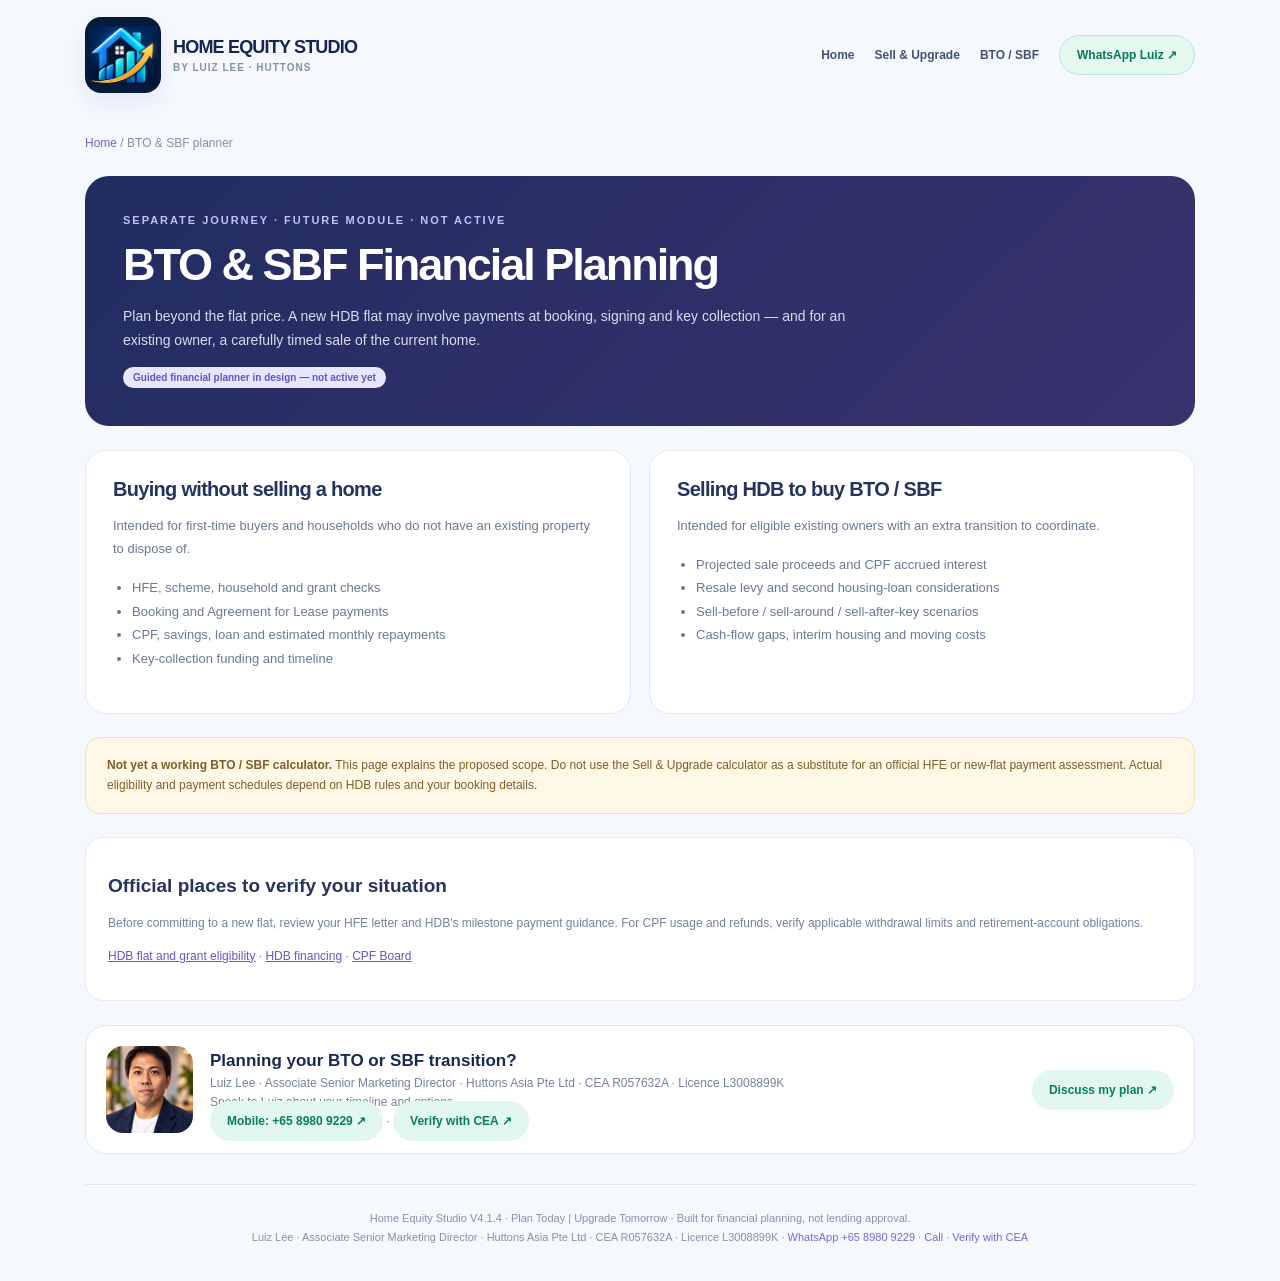
<file: bto-sbf.html>
<!doctype html><html lang="en-SG"><head><meta charset="utf-8"><meta name="viewport" content="width=device-width,initial-scale=1"><meta name="robots" content="index,follow"><title>BTO & SBF Planner | Home Equity Studio</title><meta name="description" content="Explore the planned BTO and SBF payment and transition planner for Singapore first-timers and existing HDB owners."><link rel="canonical" href="https://hdb-mop-calculator.vercel.app/bto-sbf.html"><meta name="theme-color" content="#202b60"><meta property="og:title" content="BTO & SBF Planner | Home Equity Studio"><meta property="og:description" content="Explore the planned BTO and SBF payment and transition planner for Singapore first-timers and existing HDB owners."><meta property="og:type" content="website"><style>
:root{font-family:Inter,"Segoe UI",Arial,sans-serif;color:#233452;--ink:#1c2851;--muted:#6f7d96;--accent:#665ce5}*{box-sizing:border-box}html{scroll-behavior:smooth}body{margin:0;background:#f5f6fb}a{text-decoration:none}button,input{font:inherit}.wrap{width:min(1110px,calc(100% - 32px));margin:0 auto}.nav{display:flex;align-items:center;justify-content:space-between;gap:10px;padding:17px 0}.brand{display:flex;align-items:center;gap:12px;min-width:0;color:#172451}.brand img{width:76px;height:76px;object-fit:contain;border-radius:16px;box-shadow:0 10px 22px #20306012}.brand b{display:block;font-size:18px;letter-spacing:-.045em}.brand small{display:block;font-size:10px;color:#8190ac;letter-spacing:.1em;font-weight:800;margin-top:4px}.navlinks{display:flex;align-items:center;gap:20px;font-size:12px;font-weight:800}.navlinks a{color:#435272}.navlinks .wa{background:#e4f8ee;border:1px solid #b7e8d2;color:#09775d;padding:12px 17px;border-radius:90px;white-space:nowrap}.eyebrow{font-size:11px;letter-spacing:.18em;color:#7168eb;font-weight:900;text-transform:uppercase}.hero{display:grid;grid-template-columns:1.2fr .8fr;gap:27px;align-items:stretch;margin:35px 0 34px}.hero-left{background:linear-gradient(140deg,#1f2b63,#25265e 65%,#483b87);color:white;border-radius:28px;padding:clamp(24px,4.5vw,54px);min-height:390px;position:relative;overflow:hidden}.hero-left:before{content:"";width:380px;height:380px;border:1px solid #ffffff14;border-radius:50%;position:absolute;right:-140px;top:-100px}.hero-left .eyebrow{color:#b6b1ff}.hero h1{font-size:clamp(35px,4.3vw,55px);line-height:1.12;letter-spacing:-.055em;margin:20px 0 18px;font-weight:900;max-width:650px}.hero p{font-size:15px;color:#d9ddf0;line-height:1.75;max-width:570px;margin:0 0 27px}.btn{display:inline-flex;justify-content:center;align-items:center;gap:8px;background:#746af5;color:white;padding:15px 23px;border-radius:13px;font-weight:850;font-size:13px;box-shadow:0 10px 24px #392fb22d}.btn:hover{background:#6559e1}.btn.alt{background:#fff;color:#393286;box-shadow:none}.hero-right{border:1px solid #e6e9f4;border-radius:28px;background:white;padding:28px;display:flex;flex-direction:column;justify-content:space-between;gap:18px}.hero-right .bigicon{width:72px;height:72px;background:#efeefe;color:#655cea;border-radius:21px;display:grid;place-items:center;font-size:32px}.hero-right h2{margin:0;font-size:24px;letter-spacing:-.04em;color:#223058}.hero-right p{margin:7px 0 0;font-size:13px;line-height:1.7;color:#75829e}.hero-right a{font-weight:850;color:#5c58d0;font-size:13px}.section-intro{display:flex;justify-content:space-between;align-items:end;margin:34px 0 20px;gap:14px}.section-intro h2{font-size:28px;letter-spacing:-.04em;margin:7px 0;color:#1d2e54}.section-intro p{color:#7383a0;font-size:13px;margin:0;max-width:460px;line-height:1.6}.cards{display:grid;grid-template-columns:repeat(3,minmax(0,1fr));gap:15px}.card{background:#fff;border:1px solid #e7eaf5;border-radius:20px;padding:25px;min-width:0;box-shadow:0 14px 30px #293a4b09}.card .number{color:#837aec;font-size:12px;font-weight:900}.card h3{color:#21325d;font-size:17px;margin:12px 0 9px}.card p{color:#728099;font-size:12px;line-height:1.7;margin:0}.card a{color:#5b57d7;font-size:12px;font-weight:900;display:block;margin-top:18px}.band{display:flex;align-items:center;justify-content:space-between;gap:22px;background:#eaeafb;border:1px solid #dbddfa;border-radius:23px;padding:25px 29px;margin:32px 0 25px}.band h2{font-size:19px;margin:0;color:#29335d}.band p{font-size:12px;line-height:1.6;color:#666e93;max-width:530px;margin:8px 0 0}.advisor{background:white;border:1px solid #e3e6f0;border-radius:21px;display:flex;gap:17px;align-items:center;padding:20px;margin:24px 0 30px}.advisor img{width:87px;height:87px;border-radius:17px;object-fit:cover;object-position:center 35%}.advisor strong{display:block;color:#182a53;font-size:17px}.advisor span{font-size:12px;color:#75819d;display:block;margin-top:5px}.advisor a{margin-left:auto;border-radius:50px;background:#e2f7ef;color:#087e5f;padding:13px 17px;font-size:12px;font-weight:900;white-space:nowrap}.footer{border-top:1px solid #e0e5f2;padding:24px 0 35px;text-align:center;color:#8691a7;font-size:11px;line-height:1.7}.footer a{color:#706ae0}.crumb{font-size:12px;color:#8490a6;margin:26px 0}.crumb a{color:#6c65c4}.pagehero{background:linear-gradient(135deg,#212d61,#39326e);border-radius:24px;padding:38px;color:white;margin-bottom:24px}.pagehero h1{font-size:clamp(30px,4vw,45px);letter-spacing:-.045em;margin:13px 0}.pagehero p{font-size:14px;max-width:740px;color:#d9dcef;line-height:1.7}.info-grid{display:grid;grid-template-columns:1fr 1fr;gap:18px}.feature{background:white;border-radius:21px;padding:27px;border:1px solid #e5e9f2}.feature h2{color:#24345c;font-size:20px;letter-spacing:-.035em;margin:0 0 12px}.feature p,.feature li{font-size:13px;line-height:1.8;color:#697995}.feature ul{padding-left:19px}.tag{display:inline-block;background:#e8e6ff;color:#5d57c5;border-radius:20px;padding:5px 10px;font-size:10px;font-weight:850}.note{background:#fff8e7;border:1px solid #f1e1ba;color:#805e26;border-radius:15px;padding:17px 21px;font-size:12px;line-height:1.7;margin:23px 0}.references{background:white;padding:22px;border:1px solid #e6eaf4;border-radius:18px;margin:22px 0}.references p{font-size:12px;line-height:1.7;color:#73819d}.references a{color:#605ac4;text-decoration:underline}
@media(max-width:800px){.hero{grid-template-columns:1fr}.hero-left{min-height:auto}.hero-right{min-height:200px}.cards{grid-template-columns:1fr 1fr}.info-grid{grid-template-columns:1fr}}
@media(max-width:580px){.wrap{width:calc(100% - 26px)}.nav{gap:8px}.brand{gap:7px}.brand img{width:54px;height:54px}.brand b{font-size:12px}.brand small{font-size:8px;letter-spacing:0}.navlinks{gap:7px}.navlinks a:not(.wa){display:none}.navlinks .wa{padding:9px;font-size:10px}.hero{margin:15px 0 25px}.hero-left,.hero-right{padding:26px 22px;border-radius:19px}.hero-left h1{font-size:34px}.hero-left p{font-size:12px}.section-intro{display:block}.section-intro h2{font-size:24px}.cards{grid-template-columns:1fr}.card{padding:22px}.band{display:block;padding:23px}.band .btn{margin-top:16px}.advisor{padding:15px;gap:11px;flex-wrap:wrap}.advisor img{width:73px;height:73px}.advisor strong{font-size:14px}.advisor a{margin:0;width:100%;text-align:center}.pagehero{padding:28px 24px}}
</style><link rel="stylesheet" href="assets/v41-calculator.css"></head><body><div class="wrap"><header class="nav"><a href="index.html" class="brand"><img src="assets/studio-symbol.webp" width="62" height="62" alt="Home Equity Studio logo"><div><b>HOME EQUITY STUDIO</b><small>BY LUIZ LEE · HUTTONS</small></div></a><nav class="navlinks"><a href="index.html">Home</a><a href="sell-upgrade.html">Sell &amp; Upgrade</a><a href="bto-sbf.html">BTO / SBF</a><a class="wa" href="https://wa.me/6589809229?text=Hi%20Luiz%2C%20I%20have%20a%20property%20planning%20question." target="_blank" rel="noopener">WhatsApp Luiz ↗</a></nav></header><main><div class="crumb"><a href="index.html">Home</a> / BTO &amp; SBF planner</div><div class="pagehero"><div class="eyebrow" style="color:#c3bfff">SEPARATE JOURNEY · FUTURE MODULE · NOT ACTIVE</div><h1>BTO &amp; SBF Financial Planning</h1><p>Plan beyond the flat price. A new HDB flat may involve payments at booking, signing and key collection — and for an existing owner, a carefully timed sale of the current home.</p><span class="tag">Guided financial planner in design — not active yet</span></div><div class="info-grid"><section class="feature"><h2>Buying without selling a home</h2><p>Intended for first-time buyers and households who do not have an existing property to dispose of.</p><ul><li>HFE, scheme, household and grant checks</li><li>Booking and Agreement for Lease payments</li><li>CPF, savings, loan and estimated monthly repayments</li><li>Key-collection funding and timeline</li></ul></section><section class="feature"><h2>Selling HDB to buy BTO / SBF</h2><p>Intended for eligible existing owners with an extra transition to coordinate.</p><ul><li>Projected sale proceeds and CPF accrued interest</li><li>Resale levy and second housing-loan considerations</li><li>Sell-before / sell-around / sell-after-key scenarios</li><li>Cash-flow gaps, interim housing and moving costs</li></ul></section></div><div class="note"><strong>Not yet a working BTO / SBF calculator.</strong> This page explains the proposed scope. Do not use the Sell &amp; Upgrade calculator as a substitute for an official HFE or new-flat payment assessment. Actual eligibility and payment schedules depend on HDB rules and your booking details.</div><section class="references"><h2 style="color:#24345c;font-size:19px">Official places to verify your situation</h2><p>Before committing to a new flat, review your HFE letter and HDB's milestone payment guidance. For CPF usage and refunds, verify applicable withdrawal limits and retirement-account obligations.</p><p><a href="https://www.hdb.gov.sg/residential/buying-a-flat/flat-and-grant-eligibility" target="_blank" rel="noopener">HDB flat and grant eligibility</a> · <a href="https://www.hdb.gov.sg/buying-a-flat/financial-planning-for-a-flat-purchase/credit-to-finance-a-flat-purchase" target="_blank" rel="noopener">HDB financing</a> · <a href="https://www.cpf.gov.sg/" target="_blank" rel="noopener">CPF Board</a></p></section><div class="advisor"><img src="assets/luiz-formal.webp" alt="Luiz Lee, Huttons property advisor"><div><strong>Planning your BTO or SBF transition?</strong><span>Luiz Lee · Associate Senior Marketing Director · Huttons Asia Pte Ltd · CEA R057632A · Licence L3008899K</span><span>Speak to Luiz about your timeline and options.</span><span><a href="tel:+6589809229">Mobile: +65 8980 9229 ↗</a> · <a href="https://www.cea.gov.sg/consumers/engaging-a-property-agent/check-if-your-property-agent-is-registered/" target="_blank" rel="noopener">Verify with CEA ↗</a></span></div><a href="https://wa.me/6589809229?text=Hi%20Luiz%2C%20I%20would%20like%20help%20planning%20my%20BTO%20or%20SBF%20purchase." target="_blank" rel="noopener">Discuss my plan ↗</a></div></main><footer class="footer">Home Equity Studio V4.1.4 · Plan Today | Upgrade Tomorrow · Built for financial planning, not lending approval.<br>Luiz Lee · Associate Senior Marketing Director · Huttons Asia Pte Ltd · CEA R057632A · Licence L3008899K · <a href="https://wa.me/6589809229">WhatsApp +65 8980 9229</a> · <a href="tel:+6589809229">Call</a> · <a href="https://www.cea.gov.sg/consumers/engaging-a-property-agent/check-if-your-property-agent-is-registered/" target="_blank" rel="noopener">Verify with CEA</a></footer></div></body></html>
</file>
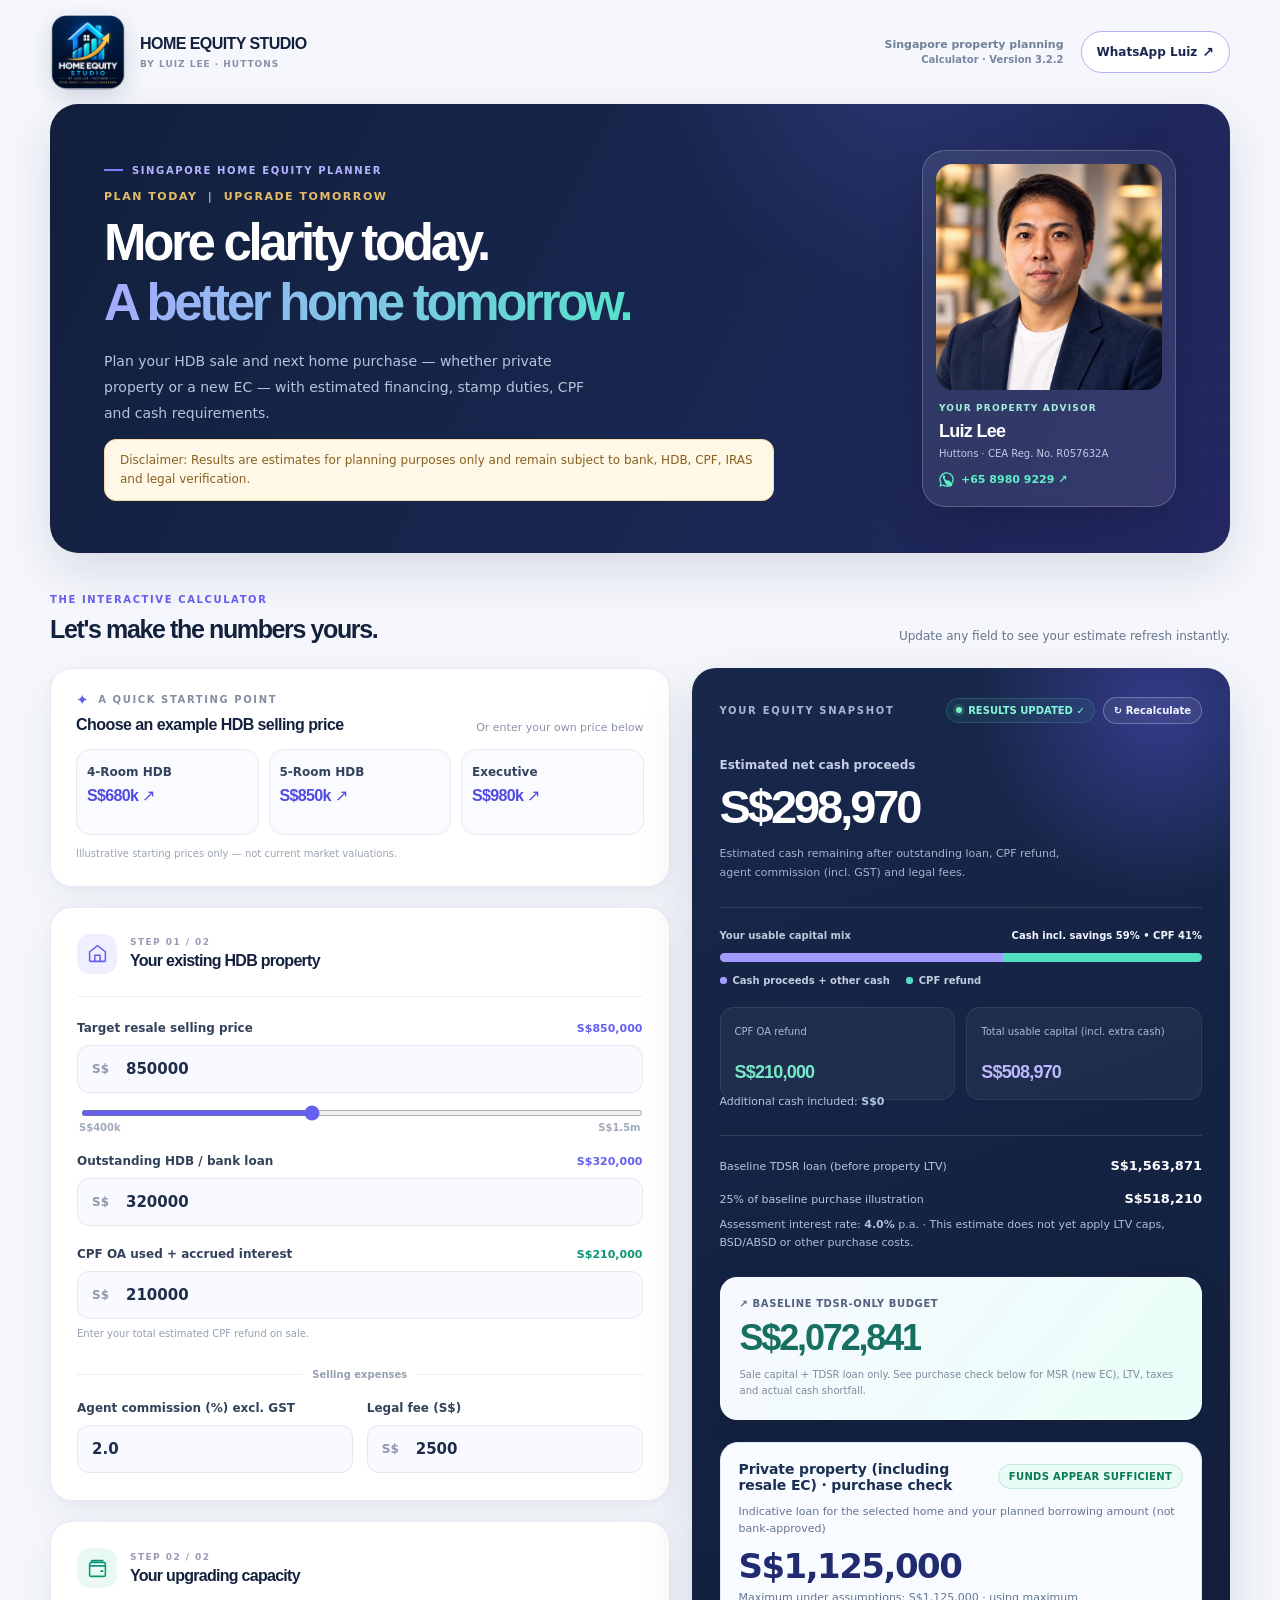
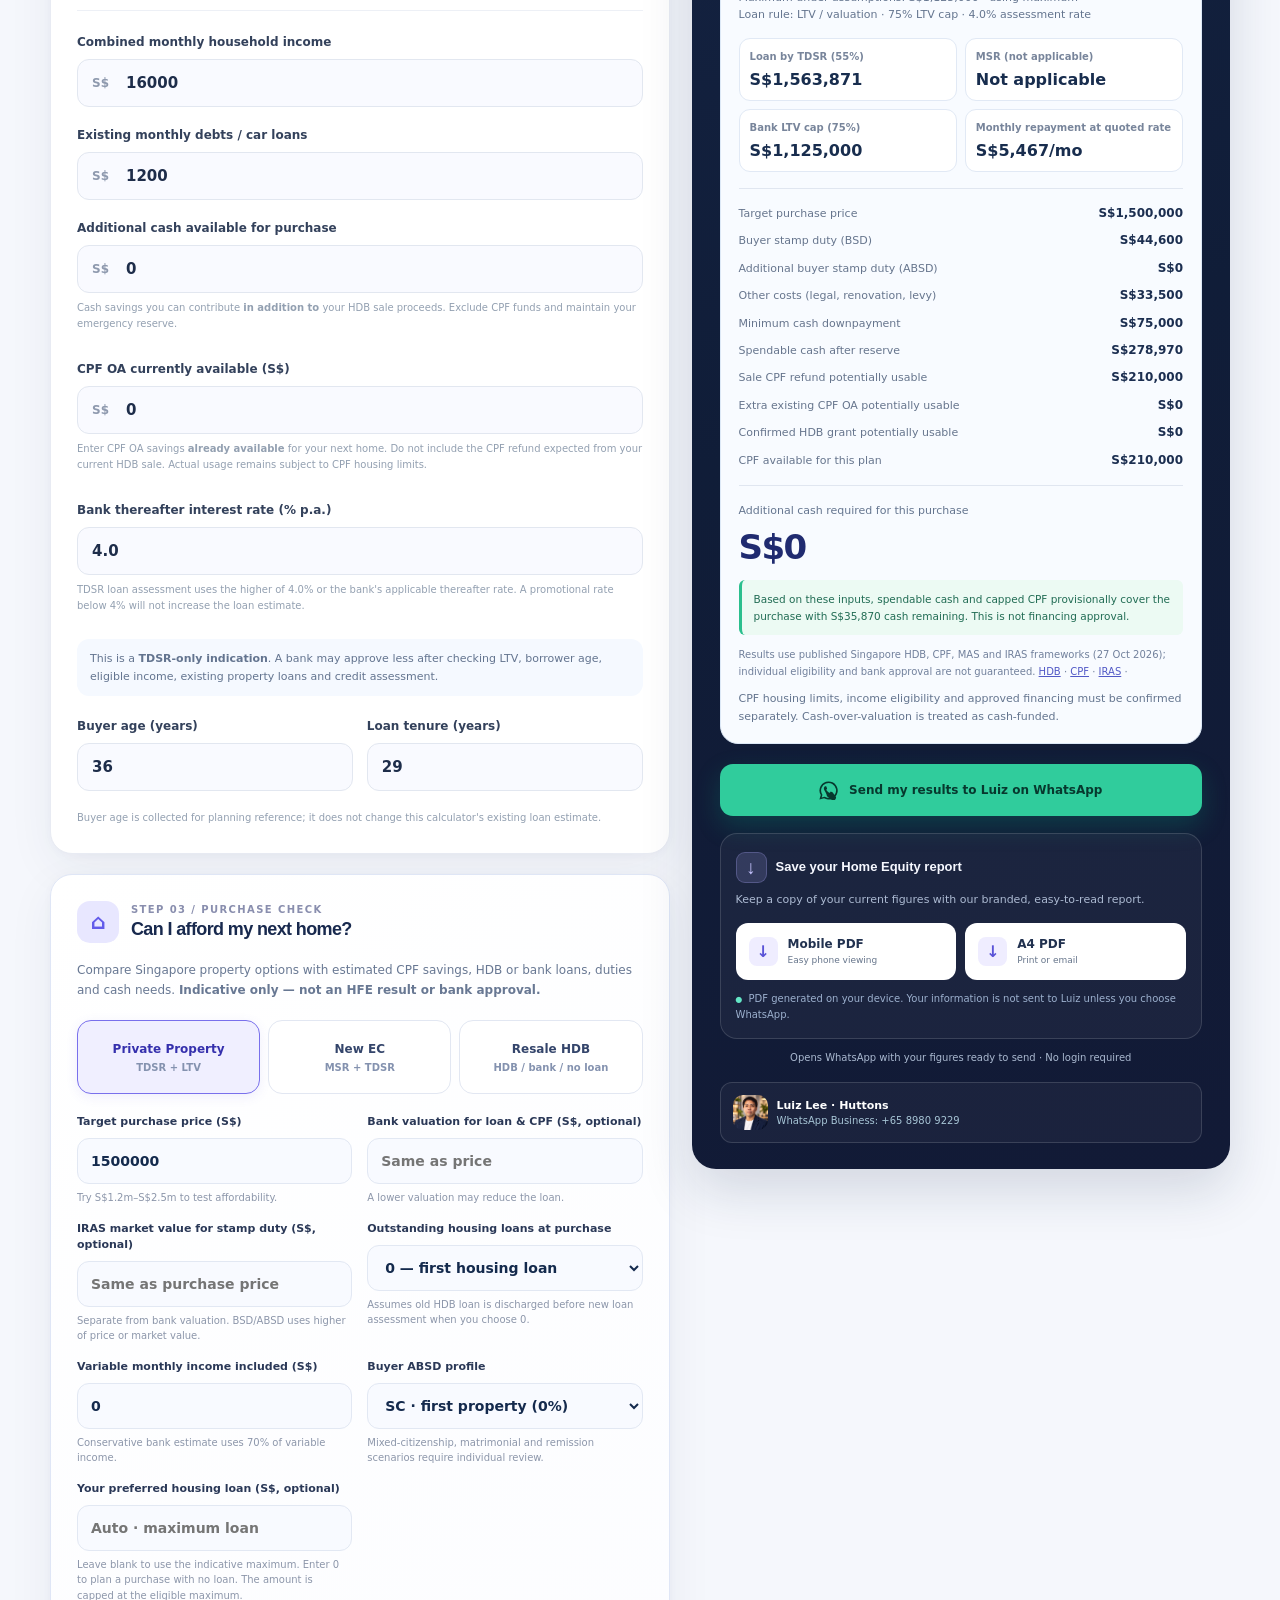
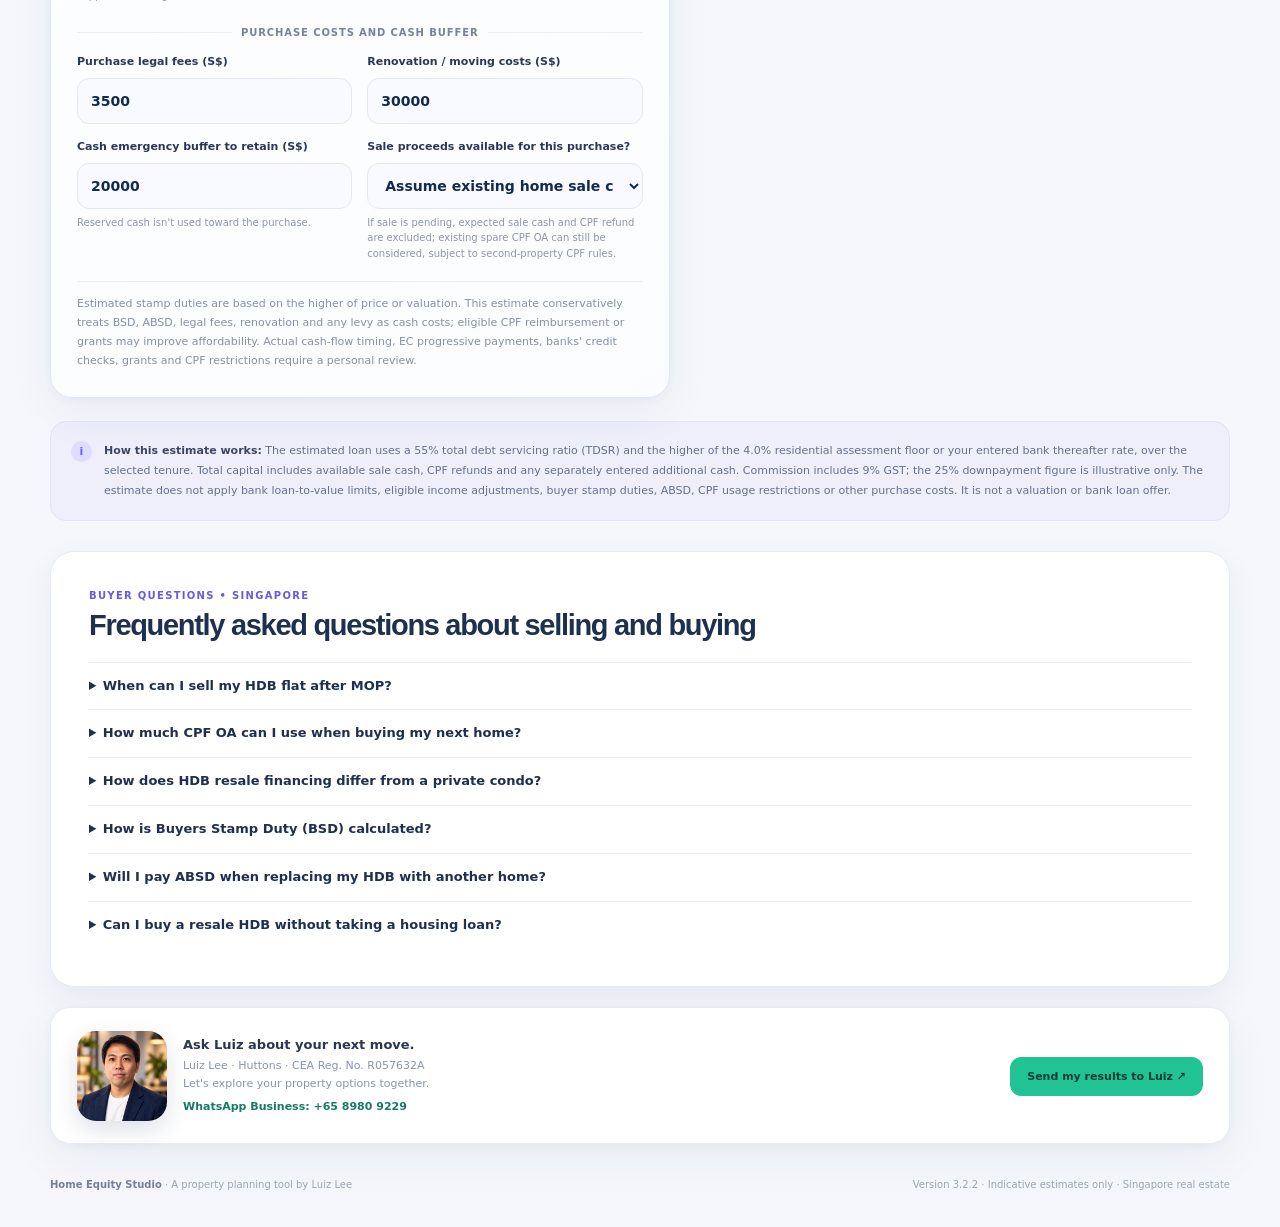
<file: index.html.html>
<!DOCTYPE html>

<html lang="en">
<head>
<meta charset="utf-8"/>
<meta content="width=device-width, initial-scale=1.0" name="viewport"/>
<meta content="#111d39" name="theme-color"/>
<meta content="Calculate Singapore HDB sale proceeds and compare buying a resale HDB, private condo or new EC. Check CPF OA, HDB or bank loans, MSR/TDSR, stamp duties and cash shortfalls. By Luiz Lee, Huttons." name="description"/>
<title>Home Equity Studio | HDB Sale, Resale HDB &amp; Condo Calculator Singapore</title>
<link href="[data-uri]" rel="icon" type="image/png"/>
<style>
    :root {
      --ink:#14213d; --muted:#67748a; --faint:#8894a7; --line:#e6eaf2;
      --bg:#f5f7fc; --white:#fff; --navy:#121f3c; --navy2:#0c1730;
      --blue:#6660ef; --blue-dark:#514ae5; --pale:#f0efff;
      --green:#0c9575; --bright:#37d7bb; --danger:#e55577;
      --shadow:0 14px 48px rgba(30,46,87,.06),0 2px 10px rgba(30,46,87,.03);
      font-synthesis:none;
    }
    *{box-sizing:border-box}
    html{scroll-behavior:smooth;scroll-padding-top:22px}
    body{margin:0;background:var(--bg);color:var(--ink);font-family:'DM Sans',system-ui,-apple-system,BlinkMacSystemFont,'Segoe UI',sans-serif;-webkit-font-smoothing:antialiased}
    button,input{font:inherit}
    button{cursor:pointer}
    button:focus-visible,a:focus-visible,input:focus-visible{outline:3px solid #afaaff;outline-offset:3px}
    .container{width:min(1180px,calc(100% - 60px));margin-inline:auto}
    .topbar{height:86px;display:flex;align-items:center;justify-content:space-between;gap:16px}
    .brand{display:flex;align-items:center;gap:12px;min-width:0;text-decoration:none;color:var(--ink)}
    .logo{width:40px;height:40px;flex:none;border-radius:13px;background:var(--navy);color:#fff;display:grid;place-items:center;font-family:'Plus Jakarta Sans',sans-serif;font-weight:800;font-size:21px;letter-spacing:-.09em;box-shadow:0 5px 14px #17284a24}
    .logo span{transform:translateX(-1px)}
    .brand-name{font:800 15px/1.2 'Plus Jakarta Sans',sans-serif;letter-spacing:-.04em}
    .brand-sub{font-size:10px;letter-spacing:.19em;font-weight:800;color:#8993a6;margin-top:4px}
    .nav-side{display:flex;align-items:center;gap:22px}
    .nav-note{color:#718099;font-size:12px;font-weight:700;display:flex;align-items:flex-start;gap:7px;white-space:nowrap}.nav-note-stack{display:flex;flex-direction:column;gap:2px;line-height:1.2}.nav-version{font-size:10px;font-weight:800;color:#8a90b0;letter-spacing:.02em}
    .tiny-dot{width:7px;height:7px;border-radius:50%;background:#22c8a3;box-shadow:0 0 0 3px #22c8a31f}
    .nav-action{background:#fff;border:1px solid #e0e4ee;border-radius:100px;padding:12px 18px;font-weight:800;font-size:12px;color:var(--ink);white-space:nowrap;transition:.2s ease}
    .nav-action:hover{border-color:#9e98fe;transform:translateY(-2px)}
    .hero{background:linear-gradient(117deg,#121f3c 0%,#182750 56%,#242762 100%);border-radius:28px;min-height:310px;padding:46px 54px;position:relative;overflow:hidden;isolation:isolate;display:flex;align-items:center;justify-content:space-between;box-shadow:0 18px 50px rgba(19,32,69,.13)}
    .hero::before{content:'';position:absolute;width:540px;height:540px;border-radius:50%;background:radial-gradient(circle,#7c71ff2f 0%,#7c71ff00 68%);right:5%;top:-75%;z-index:-1}
    .hero::after{content:'';position:absolute;inset:0;opacity:.14;z-index:-1;background-image:linear-gradient(#ffffff24 1px,transparent 1px),linear-gradient(90deg,#ffffff24 1px,transparent 1px);background-size:35px 35px;mask-image:linear-gradient(90deg,transparent 45%,black 100%)}
    .hero-copy{max-width:670px;z-index:1}
    .eyebrow{display:inline-flex;align-items:center;gap:9px;letter-spacing:.16em;font-size:10px;font-weight:800;color:#b3b6ff;text-transform:uppercase}
    .eyebrow::before{content:'';display:inline-block;width:19px;height:2px;background:#7e7bff}
    h1,h2,h3,p{margin-top:0}
    h1,h2,h3{font-family:'Plus Jakarta Sans',sans-serif}
    h1{font-size:clamp(32px,4vw,51px);letter-spacing:-.065em;line-height:1.18;font-weight:800;color:#fff;max-width:690px;margin:21px 0 16px}
    h1 em{font-style:normal;background:linear-gradient(105deg,#a7abff,#56e1ca);-webkit-background-clip:text;background-clip:text;color:transparent}
    .hero p{font-size:14px;line-height:1.85;color:#b7c3db;max-width:510px;margin-bottom:0}
    .hero-art{align-self:stretch;min-width:250px;position:relative;flex:0 0 285px}
    .building{position:absolute;bottom:-55px;border:1px solid #ffffff35;border-bottom:0;border-radius:13px 13px 0 0;background:linear-gradient(135deg,#959afa25,#00debc0d);box-shadow:inset 0 0 40px #ffffff10;transform:skewY(-4deg)}
    .building.one{width:105px;height:150px;right:195px}.building.two{width:120px;height:219px;right:78px}.building.three{width:99px;height:170px;right:-18px}
    .building::before{content:'';position:absolute;inset:17px 12px;background-image:repeating-linear-gradient(to bottom,transparent 0 18px,#d0d4ff29 18px 21px),repeating-linear-gradient(90deg,transparent 0 22px,#d0d4ff29 22px 25px);opacity:.9}
    .orbit{position:absolute;right:25px;top:13px;width:178px;height:178px;border-radius:50%;border:1px solid #a4a5fd44;box-shadow:0 0 0 34px #999af010,0 0 0 70px #999af008}
    .floating-tag{position:absolute;top:51px;right:88px;background:#fff;padding:12px 16px;border-radius:15px;box-shadow:0 12px 38px #0003;min-width:170px;transform:rotate(5deg)}
    .floating-tag .tag-top{font-size:9px;letter-spacing:.14em;font-weight:800;color:#7f8ba5}
    .floating-tag .tag-middle{font-family:'Plus Jakarta Sans',sans-serif;font-size:16px;font-weight:800;color:var(--navy);margin-top:4px}
    .floating-tag .tag-bottom{font-size:10px;color:var(--green);margin-top:4px;font-weight:700}
    .hero-jump{display:none}
    .main-heading{display:flex;align-items:end;justify-content:space-between;margin:41px 0 22px;gap:20px}
    .section-kicker{font-size:10px;letter-spacing:.16em;text-transform:uppercase;color:var(--blue);font-weight:800;margin-bottom:9px}
    .main-heading h2{font-size:25px;letter-spacing:-.055em;line-height:1.25;margin:0;font-weight:800}
    .main-heading p{font-size:12px;color:var(--muted);margin:0 0 3px}
    .workspace{display:grid;grid-template-columns:minmax(0,1.07fr) minmax(360px,.93fr);gap:22px;align-items:start}
    .left-stack{display:grid;gap:20px;min-width:0}
    .panel{background:#fff;border:1px solid #e8ebf3;border-radius:22px;box-shadow:var(--shadow)}
    .preset-panel{padding:22px 25px 24px}
    .panel-overline{display:flex;align-items:center;gap:8px;font-size:10px;text-transform:uppercase;letter-spacing:.16em;font-weight:800;color:#848da1}
    .spark{color:var(--blue);font-size:15px}
    .preset-intro{display:flex;justify-content:space-between;align-items:end;gap:10px;margin-bottom:15px}
    .preset-intro h3{font-size:16px;letter-spacing:-.035em;margin:7px 0 0}
    .preset-intro p{font-size:11px;color:var(--faint);margin:0;text-align:right}
    .preset-grid{display:grid;grid-template-columns:repeat(3,minmax(0,1fr));gap:10px}
    .preset{border:1px solid #e6e9f4;background:#fafbff;border-radius:14px;padding:15px 10px;text-align:left;transition:background .2s,border-color .2s,transform .2s;display:flex;flex-direction:column;gap:7px;min-height:86px}
    .preset:hover{border-color:#928bff;background:#f3f1ff;transform:translateY(-2px)}
    .preset:active{transform:translateY(0)}
    .preset strong{font-size:12px;color:#35435d;font-weight:800}
    .preset span{font-size:16px;color:var(--blue-dark);font-family:'Plus Jakarta Sans',sans-serif;letter-spacing:-.04em;font-weight:800}
    .preset-disclaimer{font-size:10px;color:#9aa4b4;margin-top:11px;line-height:1.6}
    .form-panel{padding:26px 26px 27px}
    .panel-title{display:flex;gap:13px;align-items:center;border-bottom:1px solid #edf0f6;padding-bottom:22px;margin-bottom:22px}
    .step-icon{height:40px;width:40px;border-radius:13px;background:#f0efff;color:var(--blue);display:grid;place-items:center;flex:none}
    .step-icon.green{background:#e9f9f4;color:var(--green)}
    .step-icon svg{height:21px;width:21px;stroke:currentColor;stroke-width:1.75;fill:none;stroke-linecap:round;stroke-linejoin:round}
    .step-text{flex:1;min-width:0}.step-num{font-size:9px;font-weight:800;letter-spacing:.16em;color:#999bb8;margin-bottom:5px}
    .step-text h3{font-size:16px;letter-spacing:-.045em;margin:0;color:var(--ink);font-weight:800}
    .form-grid{display:grid;gap:19px}.field{min-width:0;position:relative}
    .field-head{display:flex;justify-content:space-between;align-items:baseline;gap:10px;min-width:0}
    .field label{display:block;font-size:12px;font-weight:800;color:#33415b;line-height:1.5;margin-bottom:8px}
    .field-hint{font-size:10px;color:#93a0b1;line-height:1.55;margin-top:7px}
    .field-head label{margin-bottom:8px}.field-head .value-echo{font-weight:800;color:var(--blue);white-space:nowrap;font-size:11px}
    .field-head .value-echo.green{color:var(--green)}
    .input-wrap{position:relative}.input-wrap .prefix{position:absolute;left:15px;top:50%;transform:translateY(-50%);color:#8e99ae;font-size:12px;font-weight:800;pointer-events:none}
    input[type=number]{display:block;width:100%;height:48px;border:1px solid #e2e7f0;background:#f9faff;color:#1e2d4a;border-radius:12px;padding:0 14px;font-size:15px;font-weight:800;outline:none;transition:border-color .2s,box-shadow .2s;font-variant-numeric:tabular-nums;-moz-appearance:textfield;appearance:textfield}
    input[type=number]::-webkit-inner-spin-button,input[type=number]::-webkit-outer-spin-button{-webkit-appearance:none;margin:0}
    .input-wrap.has-prefix input{padding-left:43px}
    input[type=number]:focus{border-color:#8e86f9;box-shadow:0 0 0 4px #6660ef16;background:#fff}
    .range-wrap{padding:8px 2px 0}
    input[type=range]{width:100%;height:6px;accent-color:var(--blue);cursor:pointer;border-radius:100px}
    .range-ends{display:flex;justify-content:space-between;font-size:10px;color:#a0aaba;font-weight:700;margin-top:2px}
    .form-duo{display:grid;grid-template-columns:repeat(2,minmax(0,1fr));gap:14px}
    .divider-note{display:flex;align-items:center;gap:9px;color:#96a0b0;font-size:10px;font-weight:700;margin:-1px 0 0}
    .divider-note::before,.divider-note::after{content:'';height:1px;background:#eceef4;flex:1}
    .result-shell{position:sticky;top:20px}
    .result-panel{background:linear-gradient(160deg,#18284b 0%,#101d38 61%,#121a36 100%);border-radius:24px;color:#fff;box-shadow:0 22px 52px #14254b26;overflow:hidden;position:relative;isolation:isolate}
    .result-panel::before{content:'';position:absolute;right:-120px;top:-145px;width:380px;height:380px;border-radius:50%;background:radial-gradient(circle,#685fff5c 0%,#685fff05 65%,transparent 70%);z-index:-1}
    .result-inner{padding:29px 28px 26px}
    .live-row{display:flex;justify-content:space-between;align-items:center;gap:12px}
    .live-title{font-weight:800;letter-spacing:.17em;font-size:10px;color:#a7b6d1}
    .live-chip{display:flex;gap:6px;align-items:center;color:#85f6d9;border:1px solid #60c6ac36;background:#42cdab16;border-radius:100px;font-size:10px;font-weight:800;padding:6px 9px;white-space:nowrap}
    .live-chip .tiny-dot{width:6px;height:6px;background:#75eebf;box-shadow:0 0 0 3px #75eebf25}
    .result-label{font-size:12px;font-weight:700;color:#c4cde3;margin-top:34px;margin-bottom:7px}
    .main-amount{font-family:'Plus Jakarta Sans',sans-serif;font-size:clamp(33px,4.2vw,47px);line-height:1.18;letter-spacing:-.065em;color:#fff;font-weight:800;overflow-wrap:anywhere;font-variant-numeric:tabular-nums}
    .result-help{font-size:11px;color:#a5b3ce;line-height:1.75;margin-top:10px;max-width:365px}
    .result-divider{height:1px;background:#ffffff20;margin:24px 0 22px}
    .cap-head{display:flex;justify-content:space-between;align-items:center;gap:10px;font-size:10px;font-weight:700;color:#bfc9df}
    .cap-head strong{color:#f1f5ff;font-size:10px;font-weight:700;white-space:nowrap}
    .stacked-bar{height:9px;border-radius:99px;overflow:hidden;display:flex;background:#394767;margin:12px 0 13px}
    .stacked-bar .cash{height:100%;width:50%;background:#a29cff;transition:width .3s}.stacked-bar .cpf{height:100%;width:50%;background:#52dcc1;transition:width .3s}
    .bar-legend{display:flex;gap:16px;color:#c2cce0;font-size:10px;font-weight:700}
    .bar-legend span{display:flex;align-items:center;gap:6px}.bar-legend i{width:7px;height:7px;border-radius:3px;display:inline-block;background:#a29cff}.bar-legend span:last-child i{background:#52dcc1}
    .result-tiles{display:grid;grid-template-columns:1fr 1fr;gap:11px;margin-top:21px}
    .mini-tile{background:#ffffff0b;border:1px solid #ffffff15;border-radius:14px;padding:16px 14px;min-width:0}
    .mini-label{font-size:10px;color:#acbad3;line-height:1.5;min-height:30px}
    .mini-value{font-size:clamp(14px,1.45vw,18px);font-weight:800;font-family:'Plus Jakarta Sans',sans-serif;letter-spacing:-.045em;margin-top:8px;overflow-wrap:anywhere;font-variant-numeric:tabular-nums}
    .mini-value.mint{color:#77e8c8}.mini-value.lavender{color:#bcb7ff}
    .loan-rows{display:grid;gap:16px;margin-top:18px}
    .loan-line{display:flex;justify-content:space-between;align-items:baseline;gap:13px;color:#b8c5dc;font-size:11px}
    .loan-line .value{color:#fff;font-size:13px;font-weight:800;white-space:nowrap;font-variant-numeric:tabular-nums}
    .loan-line .label{max-width:65%;line-height:1.5}
    .highlight-quantum{background:linear-gradient(130deg,#f7f8ff 0%,#e8fff8 100%);border-radius:17px;padding:20px 19px;margin-top:25px;color:var(--ink);border:1px solid #ffffff99;box-shadow:0 7px 30px #00000015}
    .quantum-heading{display:flex;gap:7px;align-items:center;color:#52617d;font-size:10px;letter-spacing:.06em;font-weight:800;text-transform:uppercase}
    .quantum-heading .arrow{color:var(--green);font-size:15px}
    .quantum-value{color:#176f61;font-size:clamp(28px,3.2vw,36px);letter-spacing:-.06em;font-family:'Plus Jakarta Sans',sans-serif;line-height:1.35;font-weight:800;margin-top:5px;overflow-wrap:anywhere;font-variant-numeric:tabular-nums}
    .quantum-note{color:#7e899c;font-size:10px;line-height:1.6;margin-top:4px}
    .cta{border:0;width:100%;min-height:52px;display:flex;justify-content:center;align-items:center;gap:11px;border-radius:13px;background:#30cc9c;color:#07382e;padding:14px 12px;font-weight:800;font-size:12px;box-shadow:0 10px 26px #00b78736;margin-top:20px;transition:.2s}
    .cta:hover{background:#5be1b7;transform:translateY(-2px);box-shadow:0 13px 30px #00b7874d}
    .cta svg{width:19px;height:19px;fill:currentColor}
    .cta-caption{font-size:10px;color:#aab9d0;text-align:center;margin:11px 0 0;line-height:1.5}
    .footnote-row{margin:23px 0 24px;display:flex;gap:12px;align-items:start;padding:19px 20px;background:#eeeffb;border:1px solid #e1e3f7;border-radius:16px}
    .footnote-row .info{color:var(--blue);background:#dedcff;font-size:11px;font-weight:900;border-radius:50%;display:grid;place-items:center;width:21px;height:21px;flex:none}
    .footnote-row p{font-size:11px;line-height:1.8;color:#65718d;margin:0}
    .footnote-row strong{color:#3d4665}
    .advisor{display:flex;justify-content:space-between;align-items:center;gap:25px;padding:23px 26px 22px;margin:0 0 33px;background:#fff;border:1px solid #e8ebf3;border-radius:20px;box-shadow:var(--shadow)}
    .advisor-left{display:flex;align-items:center;gap:13px;min-width:0}
    .advisor-avatar{display:grid;place-items:center;flex:none;width:48px;height:48px;border-radius:15px;background:#eceaff;color:#645bdf;font-family:'Plus Jakarta Sans',sans-serif;font-size:17px;font-weight:800}
    .advisor .advisor-title{font-size:13px;font-weight:800;color:#2b3651;margin-bottom:3px}
    .advisor .advisor-sub{font-size:11px;line-height:1.65;color:#8a94a7}
    .advisor-btn{border:1px solid #dcdff0;border-radius:11px;background:#fff;color:#30426c;font-size:11px;font-weight:800;white-space:nowrap;padding:12px 16px;transition:.2s}
    .advisor-btn:hover{background:#f2f0ff;border-color:#9e98fc}
    .site-footer{display:flex;justify-content:space-between;align-items:center;gap:16px;padding:0 0 33px;color:#9ba5b5;font-size:10px;line-height:1.65}
    .site-footer strong{color:#758098}
    /* Contact-focused advisor identity — styling only, no calculation changes. */
    .hero-agent{flex:0 0 254px;align-self:center;position:relative;z-index:1}
    .hero-agent-card{padding:13px;border:1px solid #ffffff35;background:#ffffff16;border-radius:23px;box-shadow:0 18px 45px #00000025;backdrop-filter:blur(14px)}
    .hero-agent-photo{display:block;width:100%;height:auto;aspect-ratio:1 / 1;object-fit:cover;object-position:center center;border-radius:16px;background:#ccd1dc}
    .hero-agent-desc{padding:13px 3px 2px}
    .hero-agent-kicker{display:block;color:#a4eeda;font-weight:800;letter-spacing:.13em;text-transform:uppercase;font-size:9px;margin-bottom:7px}
    .hero-agent-name{font:800 18px/1.3 'Plus Jakarta Sans',sans-serif;letter-spacing:-.04em;color:white}
    .hero-agent-credentials{font-size:10px;color:#bdcbe3;line-height:1.5;margin-top:3px}
    .hero-agent-link{margin-top:11px;color:#5ef0c5;text-decoration:none;display:inline-flex;align-items:center;gap:7px;font-weight:800;font-size:11px}
    .hero-agent-link:hover{text-decoration:underline}
    .hero-agent-link svg{width:15px;height:15px;fill:currentColor}
    .advisor-avatar{overflow:hidden;background:#e9edfc}
    .advisor-avatar img{display:block;width:100%;height:100%;object-fit:cover;object-position:50% 40%}
    .advisor-phone{display:inline-block;margin-top:5px;color:#167a64;font-weight:800;text-decoration:none}
    .advisor-phone:hover{text-decoration:underline}
    .advisor-btn{background:#21c394;border-color:#21c394;color:#063e31;display:inline-flex;align-items:center;justify-content:center;gap:8px}
    .advisor-btn:hover{background:#58deb2;border-color:#58deb2}
    .advisor-btn svg{width:16px;height:16px;fill:currentColor}
    .result-contact{display:flex;align-items:center;gap:9px;margin-top:17px;padding:12px;border:1px solid #ffffff23;border-radius:12px;background:#ffffff0a}
    .result-contact .result-contact-avatar{width:35px;height:35px;border-radius:10px;flex:none;object-fit:cover;object-position:50% 40%}
    .result-contact-copy{min-width:0;flex:1}
    .result-contact strong{display:block;font-size:11px;color:#ffffff}
    .result-contact span{font-size:10px;display:block;color:#a6c4d5;margin-top:3px}
    @media(min-width:981px) and (max-height:800px){.result-shell{position:static}}
    @media(min-width:801px) and (max-width:1050px){.hero-agent{flex-basis:215px}}
    @media(max-width:1050px){.container{width:min(1120px,calc(100% - 42px))}.hero{padding:38px}.hero-art{flex-basis:205px;min-width:205px}.floating-tag{right:5px}.building.one{right:140px}.building.two{right:40px}.building.three{right:-60px}.workspace{grid-template-columns:minmax(0,1fr) minmax(325px,.9fr);gap:16px}.result-inner{padding:25px 20px}}
    @media(max-width:800px){.nav-note{display:flex}.nav-note-stack{gap:1px}.nav-version{font-size:9px}.hero{min-height:0;padding:39px 31px}.hero-art{display:none}.hero-agent{flex:0 0 190px;max-width:190px}.hero-agent-card{padding:10px}.hero-agent-desc{padding:10px 3px 3px}.workspace{grid-template-columns:1fr;gap:20px}.result-shell{position:static}.main-heading{margin-top:32px}.main-heading h2{font-size:23px}.result-inner{padding:27px 28px}.main-amount{font-size:43px}.mini-value{font-size:19px}.advisor{margin-bottom:20px}}
    @media(max-width:520px){.container{width:calc(100% - 26px)}.topbar{height:74px}.brand{gap:9px}.logo{width:37px;height:37px;border-radius:11px}.brand-name{font-size:13px}.brand-sub{font-size:9px}.nav-side{gap:0}.nav-action{padding:10px 11px;font-size:10px}.hero{padding:32px 24px 34px;border-radius:21px}.hero .eyebrow{font-size:9px}.hero h1{font-size:34px;margin:16px 0 11px}.hero p{font-size:12px;line-height:1.75}.hero-jump{display:inline-flex;align-items:center;gap:8px;margin-top:19px;background:#ffffff1c;border:1px solid #ffffff2a;color:#e9e9ff;border-radius:30px;padding:10px 14px;font-size:11px;font-weight:800;text-decoration:none}.hero{display:block}.hero-agent{max-width:none;width:100%;margin-top:24px}.hero-agent-card{display:flex;align-items:center;gap:14px;padding:11px}.hero-agent-photo{height:88px;width:88px;flex:0 0 88px;border-radius:12px}.hero-agent-desc{padding:0;min-width:0}.hero-agent-kicker{font-size:8px;margin-bottom:4px}.hero-agent-name{font-size:16px}.hero-agent-credentials{font-size:9px}.hero-agent-link{margin-top:6px;font-size:12px}.main-heading{display:block;margin:30px 3px 19px}.main-heading h2{font-size:21px}.main-heading p{margin-top:9px;line-height:1.65}.preset-panel{padding:20px 17px}.preset-intro h3{font-size:14px}.preset-intro p{display:none}.preset-grid{gap:7px}.preset{min-height:80px;padding:13px 9px}.preset strong{font-size:11px}.preset span{font-size:14px}.form-panel{padding:22px 18px}.panel-title{padding-bottom:18px}.step-text h3{font-size:14px}.form-grid{gap:17px}.field label{font-size:11px}.field-head .value-echo{font-size:10px}.form-duo{gap:10px}.form-duo .field label{min-height:35px}.result-panel{border-radius:21px}.result-inner{padding:24px 19px 25px}.result-label{margin-top:29px}.main-amount{font-size:37px}.mini-value{font-size:16px}.loan-line .value{font-size:12px}.quantum-value{font-size:32px}.advisor{padding:18px;align-items:start;flex-direction:column;gap:14px}.advisor-btn{width:100%}.footnote-row{padding:16px}.site-footer{display:block;text-align:center}.site-footer span{display:block;margin-bottom:7px}}
    @media(prefers-reduced-motion:reduce){html{scroll-behavior:auto}*,*:before,*:after{transition:none!important;animation:none!important}}

    /* Cross-browser calculation controls + clear, actionable feedback. */
    input[type="text"][data-numeric="currency"]{display:block;width:100%;height:48px;border:1px solid #e2e7f0;background:#f9faff;color:#1e2d4a;border-radius:12px;padding:0 14px;font-size:15px;font-weight:800;outline:none;transition:border-color .2s,box-shadow .2s;font-variant-numeric:tabular-nums}
    input[type="text"][data-numeric="currency"]:focus{border-color:#8e86f9;box-shadow:0 0 0 4px #6660ef16;background:#fff}
    input[aria-invalid="true"]{border-color:#e45762!important;box-shadow:0 0 0 3px #e457621a!important}
    .live-controls{display:flex;align-items:center;justify-content:flex-end;gap:8px;flex-wrap:wrap}
    .recalc-btn{color:#f1f5ff;border:1px solid #ffffff42;background:#ffffff12;border-radius:999px;padding:7px 10px;font-size:10px;font-weight:800;white-space:nowrap;cursor:pointer}
    .recalc-btn:hover,.recalc-btn:focus-visible{background:#ffffff2a;outline-offset:2px}
    .calc-alert{font-size:12px;font-weight:700;line-height:1.6;background:#fff0ed;color:#9b2c30;border:1px solid #f7c4c4;border-radius:12px;margin:0 0 18px;padding:13px 17px}
    .calc-alert[hidden]{display:none!important}
    @media(max-width:520px){.live-row{align-items:flex-start;flex-wrap:wrap}.live-controls{justify-content:flex-start}}
  
    /* FIX: Numeric text inputs were styled after .has-prefix, resetting their padding.
       Keep the currency prefix in its own space at every browser size. */
    .input-wrap.has-prefix > input[data-numeric="currency"] {
      padding-left: 48px;
      padding-inline-start: 48px;
    }
    .input-wrap.has-prefix > .prefix {
      left: 15px;
      white-space: nowrap;
      z-index: 1;
    }

    /* Approved Home Equity Studio brand and responsive results report downloads */
    .topbar .logo{width:56px;height:56px;border-radius:15px;background:transparent;box-shadow:0 4px 12px rgba(22,43,78,.13);overflow:hidden;}
    .logo img{width:100%;height:100%;object-fit:contain;display:block}
    .topbar .brand-name{font-size:15px}
    .hero-slogan{color:#e6bd66;font-size:11px;font-weight:800;letter-spacing:.14em;margin:14px 0 -11px}
    .hero-slogan span{color:#9bc6d8;margin-inline:5px}
    .pdf-section{margin-top:17px;background:#ffffff0b;border:1px solid #ffffff23;border-radius:17px;padding:18px 15px 16px}
    .pdf-title{display:flex;align-items:center;gap:9px;color:#f6f8ff;font:800 13px/1.45 'Plus Jakarta Sans',sans-serif}
    .pdf-icon{height:31px;width:31px;border-radius:9px;background:#b6b1ff28;border:1px solid #afaaff42;display:grid;place-items:center;color:#c6c4ff;font-size:19px}
    .pdf-desc{font-size:11px;line-height:1.6;color:#acbad2;margin:8px 0 14px}
    .pdf-actions{display:grid;grid-template-columns:1fr 1fr;gap:9px}
    .pdf-button{min-width:0;text-align:left;background:#fff;color:#21314f;border:1px solid #ffffff50;border-radius:12px;padding:13px 12px;display:flex;align-items:center;gap:10px;transition:transform .15s ease,background .15s ease}
    .pdf-button:hover{transform:translateY(-2px);background:#f3f4ff}
    .pdf-button:disabled{opacity:.65;cursor:wait}
    .pdf-button b{display:block;font-size:12px;white-space:nowrap;font-weight:800}
    .pdf-button small{font-size:9px;color:#66758b;display:block;margin-top:4px;white-space:normal;line-height:1.3}
    .pdf-button .dl-icon{height:29px;width:29px;flex:0 0 29px;border-radius:8px;background:#efedff;color:#5953d7;display:grid;place-items:center;font-weight:800;font-size:16px}
    .pdf-privacy{font-size:10px;line-height:1.55;color:#9cb0ce;margin:11px 0 0}
    .pdf-privacy:before{content:'●';font-size:8px;color:#64e6c6;padding-right:6px}
    @media(max-width:420px){.pdf-actions{grid-template-columns:1fr}.pdf-button{padding:13px}}
    @media(max-width:540px){.topbar .logo{height:45px;width:45px;border-radius:12px}.topbar .brand-name{font-size:12px}.topbar .brand-sub{letter-spacing:.11em;font-size:8px}.hero-slogan{font-size:10px;letter-spacing:.1em}}

    /* Version 2: larger, crisp full-logo presentation without competing with the title */
    .topbar{min-height:104px;height:auto;padding-block:12px}
    .topbar .brand{gap:16px}
    .topbar .logo{width:82px;height:82px;border-radius:21px;box-shadow:0 7px 21px rgba(16,35,76,.14)}
    .topbar .brand-name{font-size:17px;line-height:1.23}
    .topbar .brand-sub{font-size:10px}
    @media(max-width:800px){.topbar{min-height:92px;padding-block:9px}}
    @media(max-width:540px){
      .topbar{min-height:83px;padding-block:9px}
      .topbar .brand{gap:9px}
      .topbar .logo{width:64px;height:64px;border-radius:17px}
      .topbar .brand-name{font-size:12px;letter-spacing:-.035em}
      .topbar .brand-sub{font-size:8px;letter-spacing:.06em}
    }
    @media(max-width:350px){.topbar .logo{width:57px;height:57px}.topbar .brand-name{font-size:11px}.topbar .nav-action{font-size:9px;padding:9px}}
    .capital-note{font-size:11px;line-height:1.65;color:#b0c7e1;margin:-7px 0 9px}
    .loan-note{margin:7px 0 12px;color:#adbfda;font-size:11px;line-height:1.65}
    .field-hint>a{color:#5651d7}
    .input-wrap.has-prefix #additionalCash{padding-left:48px;padding-inline-start:48px}
    .loan-assumption{font-size:11px;line-height:1.6;background:#f5f9ff;border-radius:12px;color:#63748f;padding:11px 13px;margin:-3px 0 2px}
  </style>
<style>
/* V3 affordability demo enhancements */
.demo-notice{margin:12px 0 0;padding:11px 15px;background:#fff8e7;border:1px solid #f4dba5;border-radius:12px;color:#886020;font-size:12px;line-height:1.6}
.panel.demo-panel{border:1px solid #dfe6f6;background:linear-gradient(145deg,#ffffff 0%,#fbfcff 100%)}
.demo-heading{display:flex;align-items:center;gap:12px;margin-bottom:18px}.demo-heading .demo-glyph{width:42px;height:42px;border-radius:13px;background:#e8e7ff;color:#625bea;display:grid;place-items:center;font-size:21px;font-weight:900}
.demo-step{letter-spacing:.14em;font-size:10px;font-weight:900;color:#898eae}.demo-heading h3{margin:4px 0 0;font-size:18px;color:#18294e;letter-spacing:-.035em}.demo-sub{margin:0 0 20px;color:#687893;font-size:12px;line-height:1.65}
.mode-buttons{display:grid;grid-template-columns:repeat(3,minmax(0,1fr));gap:8px;margin:0 0 20px}.mode-buttons button{padding:13px 6px;border:1.5px solid #e2e7f2;border-radius:14px;background:white;color:#34456b;font-weight:800;font-size:12px;cursor:pointer;transition:.2s;min-width:0;line-height:1.35}.mode-buttons button[aria-pressed=true]{color:#3530ad;background:#f0efff;border-color:#7970ec;box-shadow:0 3px 12px #6658de19}.mode-buttons small{font-weight:600;color:#8492af;font-size:10px;display:block;margin-top:4px}.demo-grid{display:grid;grid-template-columns:repeat(2,minmax(0,1fr));gap:15px}.demo-field{min-width:0}.demo-field label{display:block;font-size:11px;line-height:1.45;font-weight:800;color:#2a3857;margin-bottom:8px}.demo-field input,.demo-field select{width:100%;min-width:0;border:1.5px solid #e2e8f3;border-radius:12px;background:#f8faff;color:#142a4d;font-size:14px;font-weight:750;padding:12px 13px;min-height:46px;outline:none;transition:.2s;font-family:inherit}.demo-field input:focus,.demo-field select:focus{border-color:#776cf5;box-shadow:0 0 0 3px #776cf51a}.demo-field input[aria-invalid=true]{border-color:#db3f53}.demo-field .hint{margin-top:6px;font-size:10px;line-height:1.55;color:#8c96aa}.demo-field.full{grid-column:1/-1}.demo-divider{display:flex;align-items:center;gap:9px;margin:24px 0 16px;color:#7382a5;font-size:10px;font-weight:900;letter-spacing:.09em;text-transform:uppercase}.demo-divider:before,.demo-divider:after{content:'';height:1px;background:#e8edf7;flex:1}.demo-ec-note{background:#edf8f4;border:1px solid #caeade;border-radius:12px;padding:12px 14px;font-size:11px;line-height:1.65;color:#256b5b;margin:13px 0 18px}.demo-link{color:#5455c6;text-decoration:underline;text-underline-offset:2px}.demo-help{margin-top:20px;border-top:1px solid #e8edf7;padding-top:13px;color:#8591a7;font-size:11px;line-height:1.7}
.demo-result{margin:22px 0 4px;border:1px solid #dce8f6;border-radius:18px;padding:18px;background:#f8fbff;color:#1b2f53}.demo-result-title{display:flex;align-items:center;justify-content:space-between;gap:6px;font-weight:850;font-size:14px;letter-spacing:-.01em}.demo-pill{font-size:10px;letter-spacing:.03em;border:1px solid #c4e9d8;background:#e8fbf4;padding:6px 10px;border-radius:99px;font-weight:900;color:#087856;white-space:nowrap}.demo-pill.fail{color:#a84037;border-color:#ffd7d0;background:#fff0ed}.demo-pill.caution{color:#9a620a;border-color:#ffe5ba;background:#fff7e9}.demo-key-figure{font-weight:900;letter-spacing:-.045em;font-size:34px;color:#202b70;margin:8px 0 3px;overflow-wrap:anywhere}.demo-tiny{font-size:11px;color:#64758f;line-height:1.6}.demo-twocol{display:grid;grid-template-columns:1fr 1fr;gap:8px;margin-top:14px}.demo-tile{border:1px solid #e1e9f5;border-radius:11px;background:white;padding:11px 10px;min-width:0}.demo-tile-label{font-size:10px;color:#78859b;font-weight:700;line-height:1.4}.demo-tile-value{font-size:16px;font-weight:900;margin-top:6px;overflow-wrap:anywhere;color:#182d4e}.demo-hr{height:1px;background:#e0e6f0;margin:16px 0}.demo-line{display:flex;align-items:baseline;justify-content:space-between;gap:9px;margin:10px 0;font-size:11px;color:#66758d;line-height:1.45}.demo-line strong{font-size:12px;color:#1b2e50;text-align:right;white-space:nowrap}.demo-alert{margin-top:13px;border-left:3px solid #e2af58;border-radius:6px;background:#fff8e8;padding:11px 12px;color:#795520;font-size:10.5px;line-height:1.55}.demo-alert.positive{background:#ecfaf3;border-color:#2bbf8d;color:#216c54}.demo-alert strong{font-weight:850}.demo-source{margin-top:12px;font-size:10px;line-height:1.65;color:#71809c}.demo-source a{color:#5159c6;text-decoration:underline}.new-ec-only{display:none}.new-ec-only.visible{display:block}.demo-figure{font-variant-numeric:tabular-nums}
@media(max-width:740px){.mode-buttons button{font-size:11px;padding:12px 4px}.demo-grid{gap:10px}.demo-heading h3{font-size:16px}.demo-key-figure{font-size:30px}}
@media(max-width:380px){.mode-buttons{gap:5px}.mode-buttons button{font-size:10px}.demo-tile-value{font-size:13px}.demo-result{padding:13px}.demo-grid{grid-template-columns:1fr}}
</style>
<meta content="index,follow,max-image-preview:large" name="robots"/>
<meta content="Luiz Lee, Huttons" name="author"/>
<meta content="SG" name="geo.region"/>
<meta content="Singapore" name="geo.placename"/>
<meta content="website" property="og:type"/>
<meta content="Home Equity Studio | HDB Sale &amp; Next Home Affordability | Luiz Lee" property="og:title"/>
<meta content="HDB sale-to-next-home planner for resale HDB, private condo and new EC. Compare CPF savings, housing loans, stamp duty and cash requirements." property="og:description"/>
<meta content="en_SG" property="og:locale"/>
<meta content="summary" name="twitter:card"/>
<meta content="Home Equity Studio | HDB Resale, Condo &amp; New EC Calculator" name="twitter:title"/>
<style>
/* V3 review: 2 selectable pathways and responsive advisor photo */
.mode-buttons{grid-template-columns:repeat(2,minmax(0,1fr))}
.advisor-left{align-items:center;gap:16px;min-width:0}
.advisor-avatar{width:90px;height:90px;border-radius:19px;flex:0 0 90px;overflow:hidden;box-shadow:0 9px 24px rgba(24,41,78,.14)}
.advisor-avatar img{width:100%;height:100%;object-fit:cover;object-position:center 35%}
.advisor-title{font-size:15px;line-height:1.3}
.advisor-sub{font-size:12px;line-height:1.65}
.v3faq{margin:30px 0 20px;padding:clamp(22px,4vw,38px);background:#fff;border:1px solid #e6eaf5;border-radius:24px;box-shadow:0 12px 32px #192b5110;color:#1d3050}
.v3faq-kicker{letter-spacing:.13em;color:#635dde;font-size:10px;font-weight:850}
.v3faq h2{font-size:clamp(21px,2.5vw,29px);margin:8px 0 20px;letter-spacing:-.045em}
.v3faq details{border-top:1px solid #e8ecf3;padding:13px 0}
.v3faq summary{cursor:pointer;font-size:13px;font-weight:800;line-height:1.6}
.v3faq p{font-size:12px;line-height:1.75;color:#65748f;margin:8px 0 0}
.v3faq-sources a{color:#5853bd;text-underline-offset:2px}
@media(max-width:820px){.advisor-avatar{width:82px;height:82px;flex-basis:82px}.advisor{gap:15px}.advisor-btn{min-width:0}}
@media(max-width:520px){.advisor-avatar{width:76px;height:76px;flex-basis:76px;border-radius:16px}.advisor-left{align-items:center;gap:12px}.advisor-title{font-size:13px}.advisor-sub{font-size:10.5px}.advisor{padding:17px}.advisor-btn{width:100%;text-align:center}.v3faq{border-radius:17px;margin-top:18px}}
@media(max-width:350px){.advisor-avatar{width:64px;height:64px;flex-basis:64px}.advisor-left{gap:9px}}
</style><meta content="2026-10-27" name="date"/>
<style id="header-responsive-final">
/* Consistent, deliberately compact header for iPhone, iPad and desktop. */
.topbar{display:flex;align-items:center;justify-content:space-between;gap:18px;min-height:104px;height:auto;padding:12px 0}
.topbar .brand{min-width:0;flex:0 1 auto;gap:14px;align-items:center}
.topbar .logo{height:76px;width:76px;flex:0 0 76px;border-radius:19px}
.topbar .brand-text{min-width:0}
.topbar .brand-name{font-size:16px;line-height:1.19;letter-spacing:-.035em;white-space:normal}
.topbar .brand-sub{font-size:9px;line-height:1.35;letter-spacing:.11em;margin-top:5px}
.topbar .nav-side{display:flex;align-items:center;justify-content:flex-end;flex:0 0 auto;gap:17px}
.topbar .nav-note{display:block;font-size:11px;text-align:right;line-height:1.35;white-space:normal}
.topbar .nav-note-stack{display:flex;flex-direction:column;align-items:flex-end;gap:3px}
.topbar .nav-version{font-size:10px;font-weight:700;color:#7886a1;letter-spacing:0}
.topbar .nav-action{display:inline-flex;align-items:center;justify-content:center;gap:5px;flex:0 0 auto;border-color:#b6b1f3;color:#1c2751;padding:12px 15px;text-decoration:none;font-size:12px;border-radius:999px}
.topbar .nav-arrow{font-size:14px}
@media(max-width:920px){
 .topbar .logo{width:65px;height:65px;flex-basis:65px}
 .topbar .brand{gap:10px}
 .topbar .brand-name{font-size:14px}
 .topbar .nav-side{gap:12px}
 .topbar .nav-note{font-size:10px}
 .topbar .nav-version{font-size:9px}
 .topbar .nav-action{font-size:11px;padding:11px 13px}
}
@media(max-width:620px){
 .topbar{min-height:94px;gap:7px;padding:12px 0;align-items:center}
 .topbar .brand{flex:1 1 auto;min-width:0;gap:8px}
 .topbar .logo{width:57px;height:57px;flex-basis:57px;border-radius:14px}
 .topbar .brand-name{font-size:12px;line-height:1.2;letter-spacing:-.045em;}
 .topbar .brand-name span{display:block}
 .topbar .brand-sub{font-size:8px;line-height:1.3;letter-spacing:.01em;margin-top:4px}
 .topbar .nav-side{flex:0 0 131px;min-width:0;display:flex;flex-direction:column-reverse;align-items:flex-end;justify-content:center;gap:6px}
 .topbar .nav-action{font-size:10.5px;padding:10px 10px;white-space:nowrap;min-height:37px}
 .topbar .nav-note{text-align:right;font-size:9px;line-height:1.18}
 .topbar .nav-note-stack{align-items:flex-end;gap:2px}
 .topbar .nav-version{font-size:8.5px}
}
@media(max-width:360px){
 .topbar .logo{width:52px;height:52px;flex-basis:52px;border-radius:13px}
 .topbar .brand{gap:6px}
 .topbar .brand-name{font-size:11px}
 .topbar .brand-sub{font-size:7.4px}
 .topbar .nav-side{flex-basis:116px;gap:5px}
 .topbar .nav-action{font-size:9.5px;padding:9px 8px;min-height:35px}
 .topbar .nav-arrow{font-size:11px}
 .topbar .nav-note{font-size:8px}
 .topbar .nav-version{font-size:8px}
}
</style>
<link href="https://hdb-mop-calculator.vercel.app/" rel="canonical"/><meta content="https://hdb-mop-calculator.vercel.app/" property="og:url"/><script type="application/ld+json">{"@context": "https://schema.org", "@graph": [{"@type": "WebSite", "name": "Home Equity Studio", "url": "https://hdb-mop-calculator.vercel.app/", "inLanguage": "en-SG", "description": "Singapore HDB sale proceeds and next-home affordability planning"}, {"@type": "SoftwareApplication", "name": "Home Equity Studio", "url": "https://hdb-mop-calculator.vercel.app/", "applicationCategory": "FinanceApplication", "operatingSystem": "Web", "isAccessibleForFree": true, "inLanguage": "en-SG", "description": "Indicative home-sale-to-purchase calculator for Singapore resale HDB, private condominiums and new Executive Condominiums, including CPF savings, loan caps and stamp duties.", "areaServed": {"@type": "Country", "name": "Singapore"}, "creator": {"@type": "Person", "name": "Luiz Lee", "affiliation": {"@type": "Organization", "name": "Huttons"}}}, {"@type": "FAQPage", "mainEntity": [{"@type": "Question", "name": "When can I sell my HDB flat after MOP?", "acceptedAnswer": {"@type": "Answer", "text": "You can sell only after meeting the MOP and other HDB resale conditions. Standard and older unclassified flats typically have a 5-year MOP; Plus and Prime flats can have a 10-year MOP. Check your flat classification and HDB records."}}, {"@type": "Question", "name": "How much CPF OA can I use when buying my next home?", "acceptedAnswer": {"@type": "Answer", "text": "CPF from a completed sale and existing OA savings may be used, subject to CPF housing limits, remaining lease, valuation and retirement rules. Money refunded after age 55 may first top up your Retirement Account."}}, {"@type": "Question", "name": "How does HDB resale financing differ from a private condo?", "acceptedAnswer": {"@type": "Answer", "text": "Resale HDB bank loans generally use both 30% MSR and 55% TDSR. HDB housing loans use HDB eligibility and loan rules. Private condominiums generally use TDSR and LTV rather than MSR."}}, {"@type": "Question", "name": "How is Buyers Stamp Duty (BSD) calculated?", "acceptedAnswer": {"@type": "Answer", "text": "Singapore residential BSD applies marginal tax rates to the higher of the agreed price and market value. Your actual stamp duty depends on the transaction value and prevailing IRAS rules."}}, {"@type": "Question", "name": "Will I pay ABSD when replacing my HDB with another home?", "acceptedAnswer": {"@type": "Answer", "text": "ABSD depends on citizenship, property count at purchase and any applicable relief or remission. Selling first can change the property count; married-couple refund conditions are separate. Verify with IRAS."}}, {"@type": "Question", "name": "Can I buy a resale HDB without taking a housing loan?", "acceptedAnswer": {"@type": "Answer", "text": "Yes, eligible buyers may pay using eligible CPF savings and cash. A valid HFE letter and HDB purchase conditions still apply; cash-over-valuation must be funded in cash."}}]}]}</script><style>
/* Home Equity Studio V3.2 responsive three-way financing */
.mode-buttons{grid-template-columns:repeat(3,minmax(0,1fr))}
.mode-buttons button{overflow-wrap:anywhere;min-height:74px}
#hdbFinanceFields.visible{display:block}
.v32-footnote{font-size:11px;color:#7787a0;line-height:1.6}
@media(max-width:700px){.mode-buttons{grid-template-columns:repeat(3,minmax(0,1fr));gap:6px}.mode-buttons button{font-size:11px;padding:10px 4px}.mode-buttons small{font-size:9px}}
@media(max-width:380px){.mode-buttons{grid-template-columns:1fr}.mode-buttons button{min-height:46px;display:flex;justify-content:space-between;align-items:center;text-align:left;padding:10px 13px}.mode-buttons small{margin:0;text-align:right;max-width:50%}}
@media(max-width:550px){.demo-result .demo-line{flex-wrap:wrap;gap:3px}.demo-result .demo-line strong{margin-left:auto}.demo-grid{grid-template-columns:1fr}}
</style></head>
<body>
<div class="container">
<header class="topbar">
<a aria-label="Home Equity Studio, back to top" class="brand" href="#top">
<div class="logo"><img alt="Home Equity Studio logo: Plan Today, Upgrade Tomorrow" height="82" id="brandLogoImg" src="[data-uri]" width="82"/></div>
<div class="brand-text"><div class="brand-name"><span>HOME EQUITY</span> <span>STUDIO</span></div><div class="brand-sub">BY LUIZ LEE · HUTTONS</div></div>
</a>
<div class="nav-side"><div class="nav-note"><div class="nav-note-stack"><span>Singapore property planning</span><span class="nav-version">Calculator · Version 3.2.2</span></div></div><a aria-label="Chat with Luiz Lee on WhatsApp" class="nav-action" href="https://wa.me/6589809229?text=Hi%20Luiz%2C%20I%20would%20like%20to%20ask%20about%20selling%20my%20HDB%20or%20upgrading%20to%20another%20property." rel="noopener noreferrer" target="_blank">WhatsApp Luiz <span aria-hidden="true" class="nav-arrow">↗</span></a></div>
</header>
<main id="top">
<section aria-labelledby="hero-heading" class="hero">
<div class="hero-copy">
<div class="eyebrow">SINGAPORE HOME EQUITY PLANNER</div><div class="hero-slogan">PLAN TODAY <span aria-hidden="true">|</span> UPGRADE TOMORROW</div>
<h1 id="hero-heading">More clarity today.<br/><em>A better home tomorrow.</em></h1>
<p>Plan your HDB sale and next home purchase — whether private property or a new EC — with estimated financing, stamp duties, CPF and cash requirements.</p>
<a class="hero-jump" href="#results">See my results <span aria-hidden="true">↗</span></a>
<div class="demo-notice">Disclaimer: Results are estimates for planning purposes only and remain subject to bank, HDB, CPF, IRAS and legal verification.</div></div>
<aside aria-label="Your property advisor" class="hero-agent">
<div class="hero-agent-card">
<img alt="Portrait of Luiz Lee, Huttons property advisor" class="hero-agent-photo" fetchpriority="high" height="146" src="[data-uri]" width="228"/>
<div class="hero-agent-desc">
<span class="hero-agent-kicker">Your property advisor</span>
<div class="hero-agent-name">Luiz Lee</div>
<div class="hero-agent-credentials">Huttons · CEA Reg. No. R057632A</div>
<a aria-label="WhatsApp Luiz Lee at +65 8980 9229" class="hero-agent-link" href="https://wa.me/6589809229?text=Hi%20Luiz%2C%20I%20would%20like%20to%20discuss%20my%20property%20upgrading%20plans." rel="noopener noreferrer" target="_blank">
<svg aria-hidden="true" viewbox="0 0 32 32" xmlns="http://www.w3.org/2000/svg"><path d="M16 .7A15.18 15.18 0 0 0 3 23.7L.7 31.3l7.8-2.1a15.3 15.3 0 1 0 7.5-28.5Zm0 27.8a12.5 12.5 0 0 1-6.4-1.8l-.4-.3-4.7 1.2 1.3-4.5-.3-.5A12.6 12.6 0 1 1 16 28.5Zm6.9-9.4c-.4-.2-2.2-1.1-2.6-1.2-.3-.1-.6-.2-.8.2-.2.4-1 1.2-1.5-.2-.2-.3-.4-.2-.8.1a10.2 10.2 0 0 1-3-1.9 11.8 11.8 0 0 1-2.1-2.7c-.2-.4 0-.6.2-.8l.6-.7.3-.7c.1-.2 0-.5 0-.7l-1.2-2.8c-.3-.7-.6-.6-.9-.6h-.7c-.3 0-.7.1-1.1.5s-1.4 1.4-1.4 3.3 1.4 3.9 1.5 4 3.4 6.4 3.4 8 8.2 7.5 9.4 7.9 2.6.2 3.5-.2c1.1-.5 2.2-1.8 2.5-3.1.3-1.3.3-2.4.2-2.7-.1-.2-.4-.3-.8-.5Z"></path></svg>
                +65 8980 9229 ↗
              </a>
</div>
</div>
</aside>
</section>
<div class="main-heading">
<div><div class="section-kicker">The interactive calculator</div><h2>Let's make the numbers yours.</h2></div>
<p>Update any field to see your estimate refresh instantly.</p>
</div>
<noscript><div class="calc-alert" role="alert">JavaScript is disabled in this preview. Open the HTML in a full web browser or its published website for live calculations.</div></noscript>
<div class="calc-alert" hidden="" id="calculationWarning" role="alert"></div>
<div class="workspace">
<div class="left-stack">
<section aria-label="Example selling price presets" class="panel preset-panel">
<div class="preset-intro"><div><div class="panel-overline"><span class="spark">✦</span> A quick starting point</div><h3>Choose an example HDB selling price</h3></div><p>Or enter your own price below</p></div>
<div class="preset-grid">
<button class="preset" onclick="applyPreset(680000)" type="button"><strong>4-Room HDB</strong><span>S$680k ↗</span></button>
<button class="preset" onclick="applyPreset(850000)" type="button"><strong>5-Room HDB</strong><span>S$850k ↗</span></button>
<button class="preset" onclick="applyPreset(980000)" type="button"><strong>Executive</strong><span>S$980k ↗</span></button>
</div>
<div class="preset-disclaimer">Illustrative starting prices only — not current market valuations.</div>
</section>
<section aria-labelledby="sale-heading" class="panel form-panel">
<div class="panel-title"><div class="step-icon"><svg aria-hidden="true" viewbox="0 0 24 24"><path d="m3 10 9-7 9 7v10a1 1 0 0 1-1 1H4a1 1 0 0 1-1-1V10Z"></path><path d="M9 21v-7h6v7"></path></svg></div><div class="step-text"><div class="step-num">STEP 01 / 02</div><h3 id="sale-heading">Your existing HDB property</h3></div></div>
<div class="form-grid">
<div class="field"><div class="field-head"><label for="salePrice">Target resale selling price</label><span class="value-echo" id="lblSalePrice">S$850,000</span></div><div class="input-wrap has-prefix"><span class="prefix">S$</span><input autocomplete="off" data-numeric="currency" id="salePrice" inputmode="decimal" spellcheck="false" step="10000" type="text" value="850000"/></div><div class="range-wrap"><input aria-label="Adjust target resale selling price" id="rngSalePrice" max="1500000" min="400000" step="10000" type="range" value="850000"/><div class="range-ends"><span>S$400k</span><span>S$1.5m</span></div></div></div>
<div class="field"><div class="field-head"><label for="outstandingLoan">Outstanding HDB / bank loan</label><span class="value-echo" id="lblLoan">S$320,000</span></div><div class="input-wrap has-prefix"><span class="prefix">S$</span><input autocomplete="off" data-numeric="currency" id="outstandingLoan" inputmode="decimal" spellcheck="false" step="5000" type="text" value="320000"/></div></div>
<div class="field"><div class="field-head"><label for="cpfRefund">CPF OA used + accrued interest</label><span class="value-echo green" id="lblCpf">S$210,000</span></div><div class="input-wrap has-prefix"><span class="prefix">S$</span><input autocomplete="off" data-numeric="currency" id="cpfRefund" inputmode="decimal" spellcheck="false" step="5000" type="text" value="210000"/></div><p class="field-hint">Enter your total estimated CPF refund on sale.</p></div>
<div class="divider-note">Selling expenses</div>
<div class="form-duo"><div class="field"><label for="agentCommPct">Agent commission (%) excl. GST</label><div class="input-wrap"><input id="agentCommPct" inputmode="decimal" step="0.1" type="number" value="2.0"/></div></div><div class="field"><label for="legalFee">Legal fee (S$)</label><div class="input-wrap has-prefix"><span class="prefix">S$</span><input autocomplete="off" data-numeric="currency" id="legalFee" inputmode="decimal" spellcheck="false" step="100" type="text" value="2500"/></div></div></div>
</div>
</section>
<section aria-labelledby="income-heading" class="panel form-panel">
<div class="panel-title"><div class="step-icon green"><svg aria-hidden="true" viewbox="0 0 24 24"><path d="M3 7.5A2.5 2.5 0 0 1 5.5 5H19a2 2 0 0 1 2 2v12a2 2 0 0 1-2 2H5a2 2 0 0 1-2-2V7.5Z"></path><path d="M3 9h18M16 15h2M5 5V4a1 1 0 0 1 1-1h12"></path></svg></div><div class="step-text"><div class="step-num">STEP 02 / 02</div><h3 id="income-heading">Your upgrading capacity</h3></div></div>
<div class="form-grid">
<div class="field"><label for="monthlyIncome">Combined monthly household income</label><div class="input-wrap has-prefix"><span class="prefix">S$</span><input autocomplete="off" data-numeric="currency" id="monthlyIncome" inputmode="decimal" spellcheck="false" step="500" type="text" value="16000"/></div></div>
<div class="field"><label for="monthlyDebts">Existing monthly debts / car loans</label><div class="input-wrap has-prefix"><span class="prefix">S$</span><input autocomplete="off" data-numeric="currency" id="monthlyDebts" inputmode="decimal" spellcheck="false" step="100" type="text" value="1200"/></div></div>
<div class="field"><label for="additionalCash">Additional cash available for purchase</label><div class="input-wrap has-prefix"><span class="prefix">S$</span><input aria-describedby="additionalCashHelp" autocomplete="off" data-numeric="currency" id="additionalCash" inputmode="decimal" spellcheck="false" step="5000" type="text" value="0"/></div><p class="field-hint" id="additionalCashHelp">Cash savings you can contribute <strong>in addition to</strong> your HDB sale proceeds. Exclude CPF funds and maintain your emergency reserve.</p></div>
<div class="field"><label for="cpfEligible">CPF OA currently available (S$)</label><div class="input-wrap has-prefix"><span class="prefix">S$</span><input aria-describedby="cpfEligibleHelp" autocomplete="off" data-numeric="currency" id="cpfEligible" inputmode="decimal" spellcheck="false" type="text" value="0"/></div><p class="field-hint" id="cpfEligibleHelp">Enter CPF OA savings <strong>already available</strong> for your next home. Do not include the CPF refund expected from your current HDB sale. Actual usage remains subject to CPF housing limits.</p></div>
<div class="field"><label for="bankInterestRate">Bank thereafter interest rate (% p.a.)</label><div class="input-wrap"><input aria-describedby="rateHelp" id="bankInterestRate" inputmode="decimal" max="20" min="0" step="0.1" type="number" value="4.0"/></div><p class="field-hint" id="rateHelp">TDSR loan assessment uses the higher of 4.0% or the bank's applicable thereafter rate. A promotional rate below 4% will not increase the loan estimate.</p></div>
<div class="loan-assumption">This is a <strong>TDSR-only indication</strong>. A bank may approve less after checking LTV, borrower age, eligible income, existing property loans and credit assessment.</div>
<div class="form-duo"><div class="field"><label for="buyerAge">Buyer age (years)</label><div class="input-wrap"><input id="buyerAge" inputmode="numeric" max="95" min="21" type="number" value="36"/></div></div><div class="field"><label for="loanTenure">Loan tenure (years)</label><div class="input-wrap"><input id="loanTenure" inputmode="numeric" max="30" min="5" type="number" value="29"/></div></div></div>
<p class="field-hint" style="margin:0">Buyer age is collected for planning reference; it does not change this calculator's existing loan estimate.</p>
</div>
</section><section aria-labelledby="demo-heading" class="panel form-panel demo-panel" id="purchasePlanner">
<div class="demo-heading"><div class="demo-glyph">⌂</div><div><div class="demo-step">STEP 03 / PURCHASE CHECK</div><h3 id="demo-heading">Can I afford my next home?</h3></div></div>
<p class="demo-sub">Compare Singapore property options with estimated CPF savings, HDB or bank loans, duties and cash needs. <strong>Indicative only — not an HFE result or bank approval.</strong></p>
<div aria-label="Upgrade property type" class="mode-buttons" role="group">
<button aria-pressed="true" class="mode-btn" data-mode="condo" type="button">Private Property<small>TDSR + LTV</small></button>
<button aria-pressed="false" class="mode-btn" data-mode="ecnew" type="button">New EC<small>MSR + TDSR</small></button>
<button aria-pressed="false" class="mode-btn" data-mode="hdb" type="button">Resale HDB<small>HDB / bank / no loan</small></button></div>
<div class="demo-grid">
<div class="demo-field"><label for="purchasePrice">Target purchase price (S$)</label><input autocomplete="off" id="purchasePrice" inputmode="decimal" type="text" value="1500000"/><div class="hint">Try S$1.2m–S$2.5m to test affordability.</div></div>
<div class="demo-field"><label for="bankValuation">Bank valuation for loan &amp; CPF (S$, optional)</label><input autocomplete="off" id="bankValuation" inputmode="decimal" placeholder="Same as price" type="text"/><div class="hint">A lower valuation may reduce the loan.</div></div><div class="demo-field"><label for="dutyMarketValue">IRAS market value for stamp duty (S$, optional)</label><input autocomplete="off" id="dutyMarketValue" inputmode="decimal" placeholder="Same as purchase price" type="text"/><div class="hint">Separate from bank valuation. BSD/ABSD uses higher of price or market value.</div></div>
<div class="demo-field"><label for="existingHousingLoans">Outstanding housing loans at purchase</label><select id="existingHousingLoans"><option value="0">0 — first housing loan</option><option value="1">1 outstanding loan</option><option value="2">2 or more</option></select><div class="hint">Assumes old HDB loan is discharged before new loan assessment when you choose 0.</div></div>
<div class="demo-field"><label for="variableIncome">Variable monthly income included (S$)</label><input id="variableIncome" inputmode="decimal" type="text" value="0"/><div class="hint">Conservative bank estimate uses 70% of variable income.</div></div>
<div class="demo-field"><label for="buyerProfile">Buyer ABSD profile</label><select id="buyerProfile"><option value="sc1">SC · first property (0%)</option><option value="sc2">SC · second property (20%)</option><option value="sc3">SC · third+ (30%)</option><option value="pr1">PR · first property (5%)</option><option value="pr2">PR · second property (30%)</option><option value="pr3">PR · third+ (35%)</option><option value="foreigner">Foreigner (60%)</option></select><div class="hint">Mixed-citizenship, matrimonial and remission scenarios require individual review.</div></div>
<div class="demo-field"><label for="hdbGrant">Confirmed HDB resale grant (S$)</label><input autocomplete="off" id="hdbGrant" inputmode="decimal" type="text" value="0"/><div class="hint">Optional. Enter only an HFE-confirmed grant. Grants are CPF funding, not cash. Only applies to Resale HDB.</div></div><div class="demo-field"><label for="preferredLoan">Your preferred housing loan (S$, optional)</label><input autocomplete="off" id="preferredLoan" inputmode="decimal" placeholder="Auto · maximum loan" type="text" value=""/><div class="hint">Leave blank to use the indicative maximum. Enter 0 to plan a purchase with no loan. The amount is capped at the eligible maximum.</div></div>
</div>
<div class="new-ec-only" id="hdbFinanceFields"><div class="demo-divider">Resale HDB financing</div><div class="demo-grid"><div class="demo-field"><label for="hdbFinance">How will you finance the resale HDB?</label><select id="hdbFinance"><option value="bank">Bank loan (MSR + TDSR)</option><option value="hdb">HDB housing loan (HFE required)</option><option value="none">No housing loan</option></select></div><div class="demo-field"><label for="hfeLoan">HFE approved HDB loan amount (S$, if known)</label><input autocomplete="off" id="hfeLoan" inputmode="decimal" placeholder="Awaiting HFE amount" type="text" value=""/><div class="hint">If blank, the HDB loan estimate is provisional and MUST be checked against a valid HFE letter.</div></div><div class="demo-field"><label for="remainingLease">Remaining lease of resale flat (years)</label><input autocomplete="off" id="remainingLease" inputmode="decimal" type="text" value="80"/><div class="hint">CPF and HDB loan limits can be reduced when the lease does not cover the youngest buyer to age 95.</div></div><div class="demo-field"><label for="hdbIncomeType">HDB loan income-ceiling category</label><select id="hdbIncomeType"><option value="family">Standard household (S$14,000)</option><option value="extended">Qualifying extended family (S$21,000)</option></select></div></div><div class="demo-ec-note">Important: HDB resale purchases require HFE and buyer eligibility checks. A second HDB housing loan may be reduced using the CPF refund and up to 50% of sale cash proceeds. CPF/loan limits depend on remaining lease; enter your HFE outcome for a more realistic estimate.</div></div><div class="new-ec-only" id="newECFields">
<div class="demo-divider">New EC eligibility</div>
<div class="demo-grid"><div class="demo-field full"><label for="ecLandDate">EC land tender closing date</label><select id="ecLandDate"><option value="before">Before 24 Aug 2026 · S$16k income ceiling</option><option value="after">On / after 24 Aug 2026 · S$18k ceiling</option></select></div><div class="demo-field full"><label for="ecCitizenship">New-EC household includes at least one Singapore Citizen</label><select id="ecCitizenship"><option value="review">Not confirmed — check HDB eligibility</option><option value="yes">Yes — at least one Singapore Citizen</option><option value="no">No — no Singapore Citizen applicant</option></select><div class="hint">HDB also requires an eligible family nucleus, ownership history and other conditions. The ABSD profile alone cannot establish new-EC eligibility.</div></div></div>
<div class="demo-ec-note">New ECs use <strong>30% MSR and 55% TDSR</strong>; the smaller loan limit applies. Qualified new-EC purchases with at least one Singapore Citizen buyer may receive full <strong>ABSD remission</strong> upon HDB approval. Household, property-ownership, resale-levy and eligibility checks still apply.</div>
</div>
<div class="demo-divider">Purchase costs and cash buffer</div>
<div class="demo-grid">
<div class="demo-field"><label for="buyLegal">Purchase legal fees (S$)</label><input id="buyLegal" inputmode="decimal" type="text" value="3500"/></div>
<div class="demo-field"><label for="renovation">Renovation / moving costs (S$)</label><input id="renovation" inputmode="decimal" type="text" value="30000"/></div>
<div class="demo-field"><label for="resaleLevy">New EC resale levy (if applicable, S$)</label><input id="resaleLevy" inputmode="decimal" type="text" value="0"/><div class="hint">Usually relevant for eligible second-timers purchasing a new EC; enter the actual amount advised by HDB.</div></div>
<div class="demo-field"><label for="cashReserve">Cash emergency buffer to retain (S$)</label><input id="cashReserve" inputmode="decimal" type="text" value="20000"/><div class="hint">Reserved cash isn't used toward the purchase.</div></div><div class="demo-field"><label for="saleTiming">Sale proceeds available for this purchase?</label><select id="saleTiming"><option value="completed">Assume existing home sale completes first</option><option value="pending">Sale not completed — funds unavailable yet</option></select><div class="hint">If sale is pending, expected sale cash and CPF refund are excluded; existing spare CPF OA can still be considered, subject to second-property CPF rules.</div></div>
</div>
<div class="demo-help">Estimated stamp duties are based on the higher of price or valuation. This estimate conservatively treats BSD, ABSD, legal fees, renovation and any levy as cash costs; eligible CPF reimbursement or grants may improve affordability. Actual cash-flow timing, EC progressive payments, banks' credit checks, grants and CPF restrictions require a personal review.</div>
</section>
</div>
<aside aria-labelledby="results-heading" class="result-shell" id="results">
<section class="result-panel"><div class="result-inner">
<div class="live-row"><div class="live-title" id="results-heading">YOUR EQUITY SNAPSHOT</div><div class="live-controls"><span class="live-chip"><span class="tiny-dot"></span><span aria-live="polite" id="calcStatus" role="status">CALCULATING…</span></span><button aria-label="Recalculate all results" class="recalc-btn" id="recalculateButton" type="button">↻ Recalculate</button></div></div>
<div class="result-label">Estimated net cash proceeds</div>
<div aria-atomic="true" aria-live="polite" class="main-amount" id="outNetCash">S$0</div>
<div class="result-help">Estimated cash remaining after outstanding loan, CPF refund, agent commission (incl. GST) and legal fees.</div>
<div class="result-divider"></div>
<div class="cap-head"><span>Your usable capital mix</span><strong id="outBarRatio">Cash 50% • CPF 50%</strong></div>
<div aria-hidden="true" class="stacked-bar"><div class="cash" id="barCash" style="width:50%"></div><div class="cpf" id="barCpf" style="width:50%"></div></div>
<div class="bar-legend"><span><i></i> Cash proceeds + other cash</span><span><i></i> CPF refund</span></div>
<div class="result-tiles"><div class="mini-tile"><div class="mini-label">CPF OA refund</div><div class="mini-value mint" id="outCpfOA">S$0</div></div><div class="mini-tile"><div class="mini-label">Total usable capital (incl. extra cash)</div><div class="mini-value lavender" id="outTotalCapital">S$0</div></div></div>
<div class="capital-note">Additional cash included: <strong id="outAdditionalCash">S$0</strong></div>
<div class="result-divider"></div>
<div class="loan-rows"><div class="loan-line"><span class="label">Baseline TDSR loan (before property LTV)</span><span class="value" id="outMaxLoan">S$0</span></div><div class="loan-line"><span class="label">25% of baseline purchase illustration</span><span class="value" id="outMinDownpayment">S$0</span></div></div>
<p class="loan-note">Assessment interest rate: <strong id="outStressRate">4.0%</strong> p.a. · This estimate does not yet apply LTV caps, BSD/ABSD or other purchase costs.</p>
<div class="highlight-quantum"><div class="quantum-heading">↗ Baseline TDSR-only budget</div><div class="quantum-value" id="outMaxQuantum">S$0</div><div class="quantum-note">Sale capital + TDSR loan only. See purchase check below for MSR (new EC), LTV, taxes and actual cash shortfall.</div></div><div aria-label="Purchase affordability results" class="demo-result" id="purchaseResults">
<div class="demo-result-title"><span id="modeResultsTitle">Private condo · purchase check</span><span class="demo-pill caution" id="affordStatus">Checking</span></div>
<div class="demo-tiny" style="margin-top:10px">Indicative loan for the selected home and your planned borrowing amount (not bank-approved)</div>
<div class="demo-key-figure demo-figure" id="actualLoan">S$0</div><div class="demo-tiny" id="maxAvailableLoan">Maximum financing under model: S$0</div>
<div class="demo-tiny" id="bindingConstraint">Debt-service and valuation caps applied</div>
<div class="demo-twocol">
<div class="demo-tile"><div class="demo-tile-label">Loan by TDSR (55%)</div><div class="demo-tile-value demo-figure" id="tdsrLoan">S$0</div></div>
<div class="demo-tile"><div class="demo-tile-label" id="msrLabel">Loan by MSR (30%)</div><div class="demo-tile-value demo-figure" id="msrLoan">Not applicable</div></div>
<div class="demo-tile"><div class="demo-tile-label" id="ltvLabel">Bank LTV cap</div><div class="demo-tile-value demo-figure" id="ltvLoan">S$0</div></div>
<div class="demo-tile"><div class="demo-tile-label">Monthly repayment at quoted rate</div><div class="demo-tile-value demo-figure" id="repayment">S$0</div></div>
</div>
<div class="demo-hr"></div>
<div class="demo-line"><span>Target purchase price</span><strong id="outPurchasePrice">S$0</strong></div>
<div class="demo-line"><span>Buyer stamp duty (BSD)</span><strong id="outBSD">S$0</strong></div>
<div class="demo-line"><span>Additional buyer stamp duty (ABSD)</span><strong id="outABSD">S$0</strong></div>
<div class="demo-line"><span>Other costs (legal, renovation, levy)</span><strong id="outOtherFees">S$0</strong></div>
<div class="demo-line"><span>Minimum cash downpayment</span><strong id="outCashMinimum">S$0</strong></div>
<div class="demo-line"><span>Spendable cash after reserve</span><strong id="outSpendableCash">S$0</strong></div>
<div class="demo-line"><span>Sale CPF refund potentially usable</span><strong id="outCpfRefundUsed">S$0</strong></div><div class="demo-line"><span>Extra existing CPF OA potentially usable</span><strong id="outCpfExtraUsed">S$0</strong></div><div class="demo-line"><span>Confirmed HDB grant potentially usable</span><strong id="outGrantUsed">S$0</strong></div><div class="demo-line"><span>CPF available for this plan</span><strong id="outCpfUsable">S$0</strong></div>
<div class="demo-hr"></div>
<div class="demo-tiny">Additional cash required for this purchase</div>
<div class="demo-key-figure demo-figure" id="outCashGap">S$0</div>
<div class="demo-alert" id="affordAdvice">Enter your target property price to check the cash and financing requirement.</div>
<div class="demo-source">Results use published Singapore HDB, CPF, MAS and IRAS frameworks (27 Oct 2026); individual eligibility and bank approval are not guaranteed. <a href="https://www.hdb.gov.sg/buying-a-flat/resale-flats/process-for-buying-a-resale-flat/overview" rel="noopener noreferrer" target="_blank">HDB</a> · <a href="https://www.cpf.gov.sg/member/infohub/educational-resources/how-much-cpf-oa-can-you-use-for-your-next-home" rel="noopener noreferrer" target="_blank">CPF</a> · <a href="https://www.iras.gov.sg/taxes/stamp-duty/for-property/buying-or-acquiring-property/buyer%27s-stamp-duty-%28bsd%29" rel="noopener noreferrer" target="_blank">IRAS</a> · </div>
<div class="demo-tiny" style="margin-top:10px">CPF housing limits, income eligibility and approved financing must be confirmed separately. Cash-over-valuation is treated as cash-funded.</div></div>
<button aria-label="WhatsApp my calculator results to Luiz Lee" class="cta" onclick="sendToWhatsApp()" type="button">
<svg aria-hidden="true" viewbox="0 0 32 32" xmlns="http://www.w3.org/2000/svg"><path d="M16 .7A15.18 15.18 0 0 0 3 23.7L.7 31.3l7.8-2.1a15.3 15.3 0 1 0 7.5-28.5Zm0 27.8a12.5 12.5 0 0 1-6.4-1.8l-.4-.3-4.7 1.2 1.3-4.5-.3-.5A12.6 12.6 0 1 1 16 28.5Zm6.9-9.4c-.4-.2-2.2-1.1-2.6-1.2-.3-.1-.6-.2-.8.2-.2.4-1 1.2-1.2 1.5-.2.2-.4.3-.8.1a10.2 10.2 0 0 1-3-1.9 11.8 11.8 0 0 1-2.1-2.7c-.2-.4 0-.6.2-.8l.6-.7.3-.7c.1-.2 0-.5 0-.7l-1.2-2.8c-.3-.7-.6-.6-.9-.6h-.7c-.3 0-.7.1-1.1.5s-1.4 1.4-1.4 3.3 1.4 3.9 1.5 4 3.4 6.4 3.4 8 8.2 7.5 9.4 7.9 2.6.2 3.5-.2c1.1-.5 2.2-1.8 2.5-3.1.3-1.3.3-2.4.2-2.7-.1-.2-.4-.3-.8-.5Z"></path></svg>
              Send my results to Luiz on WhatsApp
            </button>
<!-- Both formats are generated privately on the customer's device using live calculator outputs. -->
<div aria-label="Download your results as PDF" class="pdf-section">
<div class="pdf-title"><span aria-hidden="true" class="pdf-icon">↓</span> Save your Home Equity report</div>
<p class="pdf-desc">Keep a copy of your current figures with our branded, easy-to-read report.</p>
<div class="pdf-actions">
<button aria-label="Download mobile-friendly PDF" class="pdf-button" id="downloadMobile" onclick="downloadResultsPDF('mobile')" type="button">
<span aria-hidden="true" class="dl-icon">↓</span><span><b>Mobile PDF</b><small>Easy phone viewing</small></span>
</button>
<button aria-label="Download A4 print-friendly PDF" class="pdf-button" id="downloadA4" onclick="downloadResultsPDF('a4')" type="button">
<span aria-hidden="true" class="dl-icon">↓</span><span><b>A4 PDF</b><small>Print or email</small></span>
</button>
</div>
<p aria-live="polite" class="pdf-privacy" id="pdfStatus" role="status">PDF generated on your device. Your information is not sent to Luiz unless you choose WhatsApp.</p>
</div>
<p class="cta-caption">Opens WhatsApp with your figures ready to send · No login required</p>
<div class="result-contact"><img alt="Luiz Lee" class="result-contact-avatar" height="35" loading="lazy" src="[data-uri]" width="35"/><div class="result-contact-copy"><strong>Luiz Lee · Huttons</strong><span>WhatsApp Business: +65 8980 9229</span></div></div>
</div></section>
</aside>
</div>
<div class="footnote-row"><div aria-hidden="true" class="info">i</div><p><strong>How this estimate works:</strong> The estimated loan uses a 55% total debt servicing ratio (TDSR) and the higher of the 4.0% residential assessment floor or your entered bank thereafter rate, over the selected tenure. Total capital includes available sale cash, CPF refunds and any separately entered additional cash. Commission includes 9% GST; the 25% downpayment figure is illustrative only. The estimate does not apply bank loan-to-value limits, eligible income adjustments, buyer stamp duties, ABSD, CPF usage restrictions or other purchase costs. It is not a valuation or bank loan offer.</p></div>
<section aria-labelledby="faq-heading" class="v3faq" id="faqs"><div class="v3faq-kicker">BUYER QUESTIONS • SINGAPORE</div><h2>Frequently asked questions about selling and buying</h2><details><summary>When can I sell my HDB flat after MOP?</summary><p>You can sell only after meeting the MOP and other HDB resale conditions. Standard and older unclassified flats typically have a 5-year MOP; Plus and Prime flats can have a 10-year MOP. Check your flat classification and HDB records. <a href="https://www.hdb.gov.sg/managing-my-home/selling-a-flat/eligibility" rel="noopener noreferrer" target="_blank">Official source</a></p></details><details><summary>How much CPF OA can I use when buying my next home?</summary><p>CPF from a completed sale and existing OA savings may be used, subject to CPF housing limits, remaining lease, valuation and retirement rules. Money refunded after age 55 may first top up your Retirement Account. <a href="https://www.cpf.gov.sg/member/infohub/educational-resources/how-much-cpf-oa-can-you-use-for-your-next-home" rel="noopener noreferrer" target="_blank">Official source</a></p></details><details><summary>How does HDB resale financing differ from a private condo?</summary><p>Resale HDB bank loans generally use both 30% MSR and 55% TDSR. HDB housing loans use HDB eligibility and loan rules. Private condominiums generally use TDSR and LTV rather than MSR. <a href="https://www.hdb.gov.sg/buying-a-flat/financial-planning-for-a-flat-purchase/credit-to-finance-a-flat-purchase" rel="noopener noreferrer" target="_blank">Official source</a></p></details><details><summary>How is Buyers Stamp Duty (BSD) calculated?</summary><p>Singapore residential BSD applies marginal tax rates to the higher of the agreed price and market value. Your actual stamp duty depends on the transaction value and prevailing IRAS rules. <a href="https://www.iras.gov.sg/taxes/stamp-duty/for-property/buying-or-acquiring-property/buyer%27s-stamp-duty-%28bsd%29" rel="noopener noreferrer" target="_blank">Official source</a></p></details><details><summary>Will I pay ABSD when replacing my HDB with another home?</summary><p>ABSD depends on citizenship, property count at purchase and any applicable relief or remission. Selling first can change the property count; married-couple refund conditions are separate. Verify with IRAS. <a href="https://www.iras.gov.sg/taxes/stamp-duty/for-property/buying-or-acquiring-property/additional-buyer%27s-stamp-duty-%28absd%29" rel="noopener noreferrer" target="_blank">Official source</a></p></details><details><summary>Can I buy a resale HDB without taking a housing loan?</summary><p>Yes, eligible buyers may pay using eligible CPF savings and cash. A valid HFE letter and HDB purchase conditions still apply; cash-over-valuation must be funded in cash. <a href="https://www.hdb.gov.sg/e-resale/resale-purchase-of-an-hdb-resale-flat" rel="noopener noreferrer" target="_blank">Official source</a></p></details></section><section aria-label="Contact your property advisor" class="advisor">
<div class="advisor-left">
<div class="advisor-avatar"><img alt="Luiz Lee" height="84" loading="lazy" src="[data-uri]" width="84"/></div>
<div><div class="advisor-title">Ask Luiz about your next move.</div><div class="advisor-sub">Luiz Lee · Huttons · CEA Reg. No. R057632A<br/>Let's explore your property options together.<br/><a class="advisor-phone" href="https://wa.me/6589809229" rel="noopener noreferrer" target="_blank">WhatsApp Business: +65 8980 9229</a></div></div>
</div>
<button class="advisor-btn" onclick="sendToWhatsApp()" type="button">Send my results to Luiz ↗</button>
</section>
</main>
<footer class="site-footer"><span><strong>Home Equity Studio</strong> · A property planning tool by Luiz Lee</span><span>Version 3.2.2 · Indicative estimates only · Singapore real estate</span></footer>
</div>
<noscript><div role="alert" style="margin:16px auto;padding:18px;max-width:800px;background:#fff3d7;border:2px solid #e6a23c;border-radius:12px;color:#633900;font-weight:700">JavaScript is disabled in this preview. Download the HTML and open it in Chrome, Edge or Safari, or publish it on your website to use the calculator.</div></noscript>
<script>
// Accept a plain figure or a pasted amount such as "S$ 950,000".
        // No mathematical assumptions or financial equations are modified.
        const currencyInputIds = ['salePrice', 'outstandingLoan', 'cpfRefund', 'legalFee', 'monthlyIncome', 'monthlyDebts', 'additionalCash'];

        function readNumeric(id) {
            const element = document.getElementById(id);
            const raw = String(element.value ?? '').trim();
            element.removeAttribute('aria-invalid');
            if (!raw) return '0';
            const cleaned = raw.replace(/(?:SGD|S\$|\$)/gi, '').replace(/[,\s]/g, '');
            if (!/^[+-]?(?:\d+(?:\.\d*)?|\.\d+)$/.test(cleaned) || !Number.isFinite(Number(cleaned))) {
                element.setAttribute('aria-invalid', 'true');
                throw new Error('Please check the value entered for ' + (document.querySelector('label[for="'+id+'"]')?.textContent?.trim() || id) + '. Use numbers only.');
            }
            return cleaned;
        }

        function updateStatus(message, isError) {
            const status = document.getElementById('calcStatus');
            const alertBox = document.getElementById('calculationWarning');
            if (status) status.textContent = isError ? 'CHECK AN INPUT' : message;
            if (alertBox) {
                alertBox.hidden = !isError;
                if (isError) alertBox.textContent = message;
            }
        }

        function safeCalculate() {
            try {
                calculate();
                // A successful sale calculation is not enough: the purchase
                // scenario must also be valid before enabling lead/export actions.
                if (typeof window.refreshPurchaseScenario === 'function') {
                    const purchaseValid = window.refreshPurchaseScenario();
                    if (!purchaseValid) return false;
                }
                updateStatus('RESULTS UPDATED ✓', false);
                return true;
            } catch (error) {
                updateStatus(error.message || 'Could not update results. Please review your inputs.', true);
                window.homeEquityPurchaseScenario = null;
                const pill = document.getElementById('affordStatus');
                if (pill) { pill.className = 'demo-pill fail'; pill.textContent = 'CHECK INPUT'; }
                const advice = document.getElementById('affordAdvice');
                if (advice) advice.textContent = 'Check the highlighted input and calculate again.';
                return false;
            }
        }

        function formatSGD(val) {
            return 'S$' + Math.max(0, Math.round(val)).toLocaleString('en-SG');
        }

        function applyPreset(price) {
            document.getElementById('salePrice').value = price;
            document.getElementById('rngSalePrice').value = price;
            safeCalculate();
        }

        function calculate() {
            // Inputs
            const price = parseFloat(readNumeric('salePrice')) || 0;
            const loan = parseFloat(readNumeric('outstandingLoan')) || 0;
            const cpf = parseFloat(readNumeric('cpfRefund')) || 0;
            const commPct = parseFloat(readNumeric('agentCommPct')) || 0;
            const legal = parseFloat(readNumeric('legalFee')) || 0;

            const income = parseFloat(readNumeric('monthlyIncome')) || 0;
            const debts = parseFloat(readNumeric('monthlyDebts')) || 0;
            const tenureYrs = parseInt(document.getElementById('loanTenure').value) || 25;
            const extraCash = parseFloat(readNumeric('additionalCash')) || 0;
            const quotedRate = Number(document.getElementById('bankInterestRate').value);
            if (extraCash < 0) throw new Error('Additional cash cannot be negative.');
            if (!Number.isFinite(quotedRate) || quotedRate < 0 || quotedRate > 20) throw new Error('Enter a valid bank thereafter interest rate between 0% and 20%.');
            const assessmentRate = Math.max(4, quotedRate); // current residential TDSR floor

            // Sync Range Slider & Labels
            document.getElementById('rngSalePrice').value = price;
            document.getElementById('lblSalePrice').innerText = formatSGD(price);
            document.getElementById('lblLoan').innerText = formatSGD(loan);
            document.getElementById('lblCpf').innerText = formatSGD(cpf);

            // Deductions
            const commFee = price * (commPct / 100) * 1.09; // Including 9% GST
            const totalDeductions = loan + cpf + commFee + legal;

            // Net Proceeds
            const netCash = price - totalDeductions;
            const totalUsableCapital = Math.max(0, netCash) + cpf + extraCash;

            // Bar Ratio
            if (totalUsableCapital > 0) {
                const cashPct = Math.max(0, Math.min(100, ((Math.max(0, netCash) + extraCash) / totalUsableCapital) * 100));
                const cpfPct = 100 - cashPct;
                document.getElementById('barCash').style.width = cashPct + '%';
                document.getElementById('barCpf').style.width = cpfPct + '%';
                document.getElementById('outBarRatio').innerText = `Cash incl. savings ${Math.round(cashPct)}% • CPF ${Math.round(cpfPct)}%`;
            } else {
                document.getElementById('barCash').style.width = '0%';
                document.getElementById('barCpf').style.width = '0%';
                document.getElementById('outBarRatio').innerText = 'Cash 0% • CPF 0%';
            }

            // 55% TDSR; retain existing 4.0% default, use a higher thereafter rate when supplied.
            const maxTotalDebtMonthly = income * 0.55;
            const maxMortgageMonthly = Math.max(0, maxTotalDebtMonthly - debts);

            // Amortization Formula
            const monthlyRate = (assessmentRate / 100) / 12;
            const totalMonths = tenureYrs * 12;
            
            let maxLoan = 0;
            if (monthlyRate > 0 && totalMonths > 0) {
                maxLoan = maxMortgageMonthly * (1 - Math.pow(1 + monthlyRate, -totalMonths)) / monthlyRate;
            }

            // Max Upgrading Purchase Quantum
            const maxQuantum = totalUsableCapital + maxLoan;
            const minDownpayment = maxQuantum * 0.25;

            // Render Outputs
            document.getElementById('outNetCash').innerText = formatSGD(netCash);
            document.getElementById('outCpfOA').innerText = formatSGD(cpf);
            document.getElementById('outTotalCapital').innerText = formatSGD(totalUsableCapital);
            document.getElementById('outAdditionalCash').innerText = formatSGD(extraCash);
            document.getElementById('outStressRate').innerText = assessmentRate.toFixed(1) + '%';
            document.getElementById('outMaxLoan').innerText = formatSGD(maxLoan);
            document.getElementById('outMinDownpayment').innerText = formatSGD(minDownpayment);
            document.getElementById('outMaxQuantum').innerText = formatSGD(maxQuantum);
        }

        function sendToWhatsApp() {
            if (!safeCalculate()) {
                document.getElementById('calculationWarning')?.scrollIntoView({block:'center', behavior:'smooth'});
                return;
            }
            const price = formatSGD(parseFloat(readNumeric('salePrice')) || 0);
            const netCash = document.getElementById('outNetCash').innerText;
            const cpf = document.getElementById('outCpfOA').innerText;
            const capital = document.getElementById('outTotalCapital').innerText;
            const maxLoan = document.getElementById('outMaxLoan').innerText;
            const extraCash = document.getElementById('outAdditionalCash').innerText;
            const assessmentRate = document.getElementById('outStressRate').innerText;
            const maxQuantum = document.getElementById('outMaxQuantum').innerText;

            const message = `Hi Luiz, I used your Home Equity Studio calculator and would like to explore my property upgrading options.\n\n` +
                            `🏠 Target HDB sale price: ${price}\n` +
                            `💵 Estimated net cash proceeds: ${netCash}\n` +
                            `🏦 CPF OA refund: ${cpf}\n` +
                            `💰 Extra cash available: ${extraCash}\n` +
                            `💰 Total usable capital: ${capital}\n` +
                            `🏡 Indicative bank loan (55% TDSR at ${assessmentRate}): ${maxLoan}\n` +
                            `🚀 Illustrative condo budget: ${maxQuantum}\n\n` +
                            `Could you help me review these estimates and advise me on the next steps?`;

            window.open(`https://wa.me/6589809229?text=${encodeURIComponent(message)}`, '_blank', 'noopener,noreferrer');
        }

        // Wire both live typing and committed changes; some mobile browsers
        // dispatch "change" only after closing the number keyboard.
        function initializeCalculator() {
            const inputIds = ['salePrice', 'outstandingLoan', 'cpfRefund', 'agentCommPct', 'legalFee', 'monthlyIncome', 'monthlyDebts', 'additionalCash', 'bankInterestRate', 'buyerAge', 'loanTenure'];
            for (const id of inputIds) {
                const input = document.getElementById(id);
                if (!input) continue;
                input.addEventListener('input', safeCalculate);
                input.addEventListener('change', safeCalculate);
                input.addEventListener('keydown', event => {
                    if (event.key === 'Enter') {
                        event.preventDefault();
                        safeCalculate();
                        input.blur();
                    }
                });
                if (currencyInputIds.includes(id)) {
                    input.addEventListener('blur', () => {
                        try {
                            if (input.value.trim()) input.value = String(Number(readNumeric(id)));
                            safeCalculate();
                        } catch (error) { safeCalculate(); }
                    });
                }
            }
            document.getElementById('rngSalePrice').addEventListener('input', (event) => {
                document.getElementById('salePrice').value = event.target.value;
                safeCalculate();
            });
            document.getElementById('rngSalePrice').addEventListener('change', safeCalculate);
            document.getElementById('recalculateButton').addEventListener('click', safeCalculate);
            safeCalculate();
        }
        if (document.readyState === 'loading') {
            document.addEventListener('DOMContentLoaded', initializeCalculator, { once: true });
        } else {
            initializeCalculator();
        }
  </script>
<script>
/* Customer-facing PDF export: uses ONLY the current calculator's displayed results.
   This code does not calculate or change any financial figures or WhatsApp behavior.
   PDFs are generated locally in the browser, without uploads, servers or CDNs. */
(function () {
  'use strict';
  const C={navy:'#132449',navy2:'#1b3060',ink:'#192c4c',muted:'#60728a',bg:'#f4f7fc',line:'#e6ebf4',white:'#ffffff',mint:'#20bfa4',mintp:'#e7faf5',lav:'#6661e9',lavp:'#f0efff',gold:'#f9bd64',light:'#c7d3e4'};
  const grab=(id)=>document.getElementById(id);
  const result=(id)=>grab(id).textContent.trim();
  const amt=(id)=>'S$'+Math.max(0,Math.round(Number(readNumeric(id))||0)).toLocaleString('en-SG');
  function snapshot(){
    return {
      sale:amt('salePrice'),loan:amt('outstandingLoan'),cpf:amt('cpfRefund'),fee:amt('legalFee'),
      comm:grab('agentCommPct').value+'%',income:amt('monthlyIncome'),debts:amt('monthlyDebts'),extraCash:amt('additionalCash'),rate:result('outStressRate'),
      age:grab('buyerAge').value+' years',tenure:grab('loanTenure').value+' years',
      cash:result('outNetCash'),capital:result('outTotalCapital'),
      maxLoan:result('outMaxLoan'),cpfResult:result('outCpfOA'),
      downpayment:result('outMinDownpayment'),budget:result('outMaxQuantum'),
      generated:new Date().toLocaleString('en-SG',{year:'numeric',month:'short',day:'numeric',hour:'2-digit',minute:'2-digit'}).replace(/\s+at\s+/i,' · ')
    };
  }
  function openCanvas(w,h,scale=2){
    const canvas=document.createElement('canvas');canvas.width=w*scale;canvas.height=h*scale;
    const g=canvas.getContext('2d');if(!g)throw new Error('Your browser could not open the PDF drawing canvas.');
    g.scale(scale,scale);g.textBaseline='alphabetic';return {canvas,g};
  }
  function graphics(g){
    function rect(x,y,w,h,color){g.fillStyle=color;g.fillRect(x,y,w,h)}
    function rounded(x,y,w,h,r,color){g.fillStyle=color;g.beginPath();g.roundRect(x,y,w,h,r);g.fill()}
    function line(x,y,X,Y,color=C.line,width=1){g.beginPath();g.strokeStyle=color;g.lineWidth=width;g.moveTo(x,y);g.lineTo(X,Y);g.stroke()}
    function txt(str,x,y,size=15,color=C.ink,weight=500,align='left',maxWidth){g.font=`${weight} ${size}px "DM Sans", Arial, sans-serif`;g.fillStyle=color;g.textAlign=align;const t=String(str);if(maxWidth)g.fillText(t,x,y,maxWidth);else g.fillText(t,x,y);g.textAlign='left'}
    function wraps(str,maxWidth,size,weight=500){g.font=`${weight} ${size}px "DM Sans", Arial, sans-serif`;const words=String(str).split(' '),rows=[];let cur='';for(const word of words){let next=cur?cur+' '+word:word;if(g.measureText(next).width>maxWidth&&cur){rows.push(cur);cur=word}else cur=next;}if(cur)rows.push(cur);return rows}
    function paragraph(str,x,y,width,size=13,leading=19,color=C.muted,weight=500,maxLines=99){const rows=wraps(str,width,size,weight).slice(0,maxLines);rows.forEach((r,i)=>txt(r,x,y+i*leading,size,color,weight));return y+rows.length*leading}
    function mark(x,y,size){g.save();g.translate(x,y);g.scale(size/128,size/128);rounded(0,0,128,128,28,C.navy);
      g.lineCap='round';g.lineJoin='round';g.beginPath();g.strokeStyle='#64d9d7';g.lineWidth=10;g.moveTo(23,63);g.lineTo(64,28);g.lineTo(105,63);g.stroke();
      g.beginPath();g.strokeStyle='#ecf7ff';g.lineWidth=5.5;g.moveTo(32,65);g.lineTo(32,102);g.lineTo(97,102);g.lineTo(97,65);g.stroke();
      rounded(42,80,11,19,3,'#25bcc4');rounded(57,70,11,29,3,'#2dd5c7');rounded(72,58,11,41,3,'#42dbc8');
      g.beginPath();g.moveTo(37,86);g.quadraticCurveTo(70,76,93,50);g.strokeStyle=C.gold;g.lineWidth=5.8;g.stroke();
      g.beginPath();g.moveTo(86,51);g.lineTo(96,47);g.lineTo(95,58);g.stroke();g.restore();}
    function brandLogo(img,x,y,w,h){if(img?.naturalWidth){g.drawImage(img,x,y,w,h)}}
    function portrait(img,x,y,w,h,r){if(!img?.naturalWidth)return;g.save();g.beginPath();g.roundRect(x,y,w,h,r);g.clip();let k=Math.max(w/img.naturalWidth,h/img.naturalHeight);let iw=img.naturalWidth*k,ih=img.naturalHeight*k;g.drawImage(img,x+(w-iw)/2,y+(h-ih)/2,iw,ih);g.restore()}
    function cardMetric(label,value,x,y,w,h,accent=C.lav,pale=C.lavp){rounded(x,y,w,h,15,C.white);rounded(x+14,y+18,4,h-36,2,accent);txt(label,x+28,y+32,13,C.muted,700);txt(value,x+28,y+72,23,accent,800,'left',w-45)}
    return {rect,rounded,line,txt,paragraph,wraps,mark,portrait,brandLogo,cardMetric};
  }
  function renderA4(data,img,logo){
    const w=760,h=1075,{canvas,g}=openCanvas(w,h,2.2),d=graphics(g);
    d.rect(0,0,w,h,C.bg);d.rect(0,0,w,232,C.navy);
    d.brandLogo(logo,42,26,120,120);
    d.txt('HOME EQUITY STUDIO',181,63,22,C.white,800);
    d.txt('BY LUIZ LEE  ·  HUTTONS',182,87,11,'#bad0e9',750);
    d.txt('PLAN TODAY  |  UPGRADE TOMORROW',182,114,11,C.gold,800);
    d.txt('PERSONALISED PROPERTY PLANNING REPORT',182,137,11,'#87e4d5',800);
    d.txt('Your home equity, clearly mapped out.',42,193,34,C.white,800,'left',680);
    d.txt('A snapshot of your HDB sale proceeds and illustrative upgrading capacity',42,218,12,'#bdcde7',500);
    // Primary headline
    d.rounded(36,248,688,139,18,C.white);d.rounded(36,248,7,139,3,C.mint);
    d.txt('ESTIMATED NET CASH PROCEEDS',58,284,12,C.muted,800);
    d.txt(data.cash,58,338,44,C.ink,800,'left',560);
    d.txt('After estimated loan settlement, CPF refund and selling expenses',58,366,13,C.muted,500);
    // Three takeaways
    d.cardMetric('CPF OA refund',data.cpfResult,36,404,216,108,C.mint,C.mintp);
    d.cardMetric('Total usable capital',data.capital,272,404,216,108,C.lav,C.lavp);
    d.cardMetric('Bank loan (at '+data.rate+')',data.maxLoan,508,404,216,108,'#207fb4','#eaf6ff');
    // Inputs
    d.txt('YOUR INPUTS',38,546,13,C.ink,800);d.txt('Figures provided by you',722,546,11,C.muted,500,'right');d.line(36,558,724,558);
    const pairs=[
      [['HDB selling price',data.sale],['Additional cash available',data.extraCash]],
      [['Outstanding housing loan',data.loan],['Combined monthly income',data.income]],
      [['CPF OA used + interest',data.cpf],['Existing monthly debts',data.debts]],
      [['Commission (excl. GST)',data.comm],['Loan tenure',data.tenure]],
      [['Selling legal fee',data.fee],['Buyer age (reference)',data.age]],
      [['TDSR assessment rate',data.rate],['LTV / stamp duties','Not included']]
    ];
    let y=582;for(const pair of pairs){d.txt(pair[0][0],40,y,11,C.muted,500);d.txt(pair[0][1],348,y,13,C.ink,800,'right');d.txt(pair[1][0],386,y,11,C.muted,500);d.txt(pair[1][1],718,y,13,C.ink,800,'right');if(y<724)d.line(39,y+11,721,y+11,'#e8edf6');y+=30;}
    // Budget callout
    d.rounded(36,760,688,118,19,C.navy);
    d.txt('BASELINE TDSR-ONLY BUDGET (SEE PAGE 2)',58,795,13,'#b8c8e5',800);
    d.txt(data.budget,58,849,39,'#79eed5',800,'left',485);
    d.txt('25% budget illustration',710,808,12,'#bbcae4',700,'right');
    d.txt(data.downpayment,710,837,18,C.white,800,'right');
    d.txt('Capital incl. extra cash + TDSR loan; excludes purchase costs and LTV caps',58,867,11,'#a7b9d5',500);
    // Agent contact block
    d.rounded(36,891,688,77,16,C.white);d.portrait(img,49,900,58,58,12);
    d.txt('Need a second opinion?',121,919,15,C.ink,800);
    d.txt('Luiz Lee  ·  Huttons  ·  CEA R057632A',121,941,12,C.muted,600);
    d.rounded(498,905,211,48,13,'#04ab81');d.txt('WhatsApp +65 8980 9229',604,934,13,C.white,800,'center');
    // Disclaimer + footer
    d.paragraph('Indicative estimates only. Based on user inputs, 55% TDSR and an assessment rate of '+data.rate+' p.a., with 9% GST on agent commission. Detailed LTV, MSR and purchase costs are shown on page 2. Not a valuation, bank loan approval or financial advice.',40,991,677,11,15,C.muted,500);
    d.line(38,1032,722,1032);
    d.txt('Generated '+data.generated,40,1050,10,C.muted,500);
    d.txt('HOME EQUITY STUDIO  •  LUIZ LEE',719,1050,10,C.ink,800,'right');
    return {canvas,width:w,height:h,link:{x:498,y:905,w:211,h:48}};
  }
  function renderMobile(data,img,logo){
    const w=430,h=1575,{canvas,g}=openCanvas(w,h,2.2),d=graphics(g);
    d.rect(0,0,w,h,C.bg);d.rect(0,0,w,265,C.navy);
    d.brandLogo(logo,303,14,108,108);
    d.txt('HOME EQUITY',22,46,19,C.white,800);
    d.txt('STUDIO',22,72,19,'#7ce7d4',800);
    d.txt('BY LUIZ LEE · HUTTONS',22,95,10,'#a9bddd',750);
    d.txt('PLAN TODAY  |  UPGRADE TOMORROW',22,117,9,C.gold,800);
    d.txt('Your home equity.',22,163,30,C.white,800);
    d.txt('Your next move.',22,199,30,'#7ce7d4',800);
    d.paragraph('A clear snapshot of your HDB sale proceeds and upgrading budget.',22,227,385,13,19,'#c4cde0',500);
    d.rounded(16,278,398,166,19,C.white);
    d.rounded(16,278,6,166,3,C.mint);
    d.txt('ESTIMATED NET CASH PROCEEDS',35,313,12,C.muted,800);
    d.txt(data.cash,35,373,37,C.ink,800,'left',363);
    d.paragraph('Estimated cash left after loan settlement, CPF refund, commission and legal fees.',35,405,356,12,16,C.muted);
    // vertically stacked results
    d.cardMetric('CPF OA refund',data.cpfResult,16,459,398,100,C.mint,C.mintp);
    d.cardMetric('Total usable capital',data.capital,16,571,398,100,C.lav,C.lavp);
    d.cardMetric('Indicative bank loan · '+data.rate,data.maxLoan,16,683,398,100,'#1f84af','#eaf6ff');
    d.rounded(16,799,398,167,19,C.navy);
    d.txt('BASELINE BEFORE MSR / LTV / COSTS',35,836,13,'#c9d7e8',800);
    d.txt(data.budget,35,894,35,'#79efd6',800,'left',358);
    d.txt('Capital incl. extra cash + TDSR loan (before costs and LTV)',35,927,11,'#b0c3dc',500);
    d.txt('25% budget illustration: '+data.downpayment,35,949,12,'#c9d7e8',600);
    // inputs table, compact but legible
    d.txt('YOUR INPUTS',22,1005,15,C.ink,800);d.txt('Provided by you',407,1005,11,C.muted,500,'right');
    const rows=[['HDB selling price',data.sale],['Outstanding housing loan',data.loan],['CPF used + interest',data.cpf],['Selling agent commission',data.comm+' excl. GST'],['Legal fee',data.fee],['Additional cash available',data.extraCash],['Monthly household income',data.income],['Monthly existing debts',data.debts],['Loan tenure',data.tenure]];
    d.rounded(16,1022,398,284,17,C.white);
    let y=1051;for(let i=0;i<rows.length;i++){const row=rows[i];d.txt(row[0],30,y,11,C.muted,500);d.txt(row[1],399,y,12,C.ink,800,'right');if(i<rows.length-1)d.line(30,y+11,398,y+11);y+=29;}
    // Advisor
    d.rounded(16,1321,398,106,17,C.white);d.portrait(img,28,1331,76,83,12);
    d.txt('YOUR PROPERTY ADVISOR',118,1346,10,C.muted,800);d.txt('Luiz Lee',118,1374,22,C.ink,800);
    d.txt('Huttons · CEA R057632A',118,1398,11,C.muted,600);
    d.rounded(16,1436,398,47,12,'#05a87d');d.txt('WhatsApp Luiz  ·  +65 8980 9229',215,1465,15,C.white,800,'center');
    d.paragraph('Indicative estimates only. Bank loan based on 55% TDSR at '+data.rate+' p.a.; agent commission includes 9% GST. See page 2 for LTV, MSR and purchase costs. Bank approval required. Not a bank approval or valuation.',22,1502,383,10,14,C.muted,500,4);
    d.txt('Generated '+data.generated,22,1562,10,C.muted,500);
    return {canvas,width:w,height:h,link:{x:16,y:1436,w:398,h:47}};
  }

  // Scenario detail page, matched to either A4 print or narrow mobile report.
  function renderScenarioDetails(mode,v,logo){
    const mobile=mode==='mobile',w=mobile?430:760,h=mobile?1500:1075;
    const {canvas,g}=openCanvas(w,h,2),d=graphics(g),left=mobile?21:43,right=w-left;
    d.rect(0,0,w,h,C.bg);d.rect(0,0,w,mobile?202:195,C.navy);
    d.brandLogo(logo,mobile?318:40,mobile?18:25,mobile?86:105,mobile?86:105);
    d.txt('HOME EQUITY STUDIO',mobile?20:168,mobile?45:65,mobile?18:24,C.white,800);
    d.txt('PURCHASE AFFORDABILITY REVIEW',mobile?20:168,mobile?77:96,mobile?12:15,'#85e4d7',800);
    d.txt(v.modeName.toUpperCase(),mobile?20:168,mobile?106:128,mobile?12:15,C.gold,800);
    d.txt('PLAN TODAY  |  UPGRADE TOMORROW',mobile?20:168,mobile?130:157,mobile?10:11,'#cad3ea',800);
    let top=mobile?225:205,boxW=w-left*2;
    d.rounded(left,top,boxW,mobile?176:125,19,C.white);
    d.txt('INDICATIVE LOAN FOR THE CHOSEN HOME',left+16,top+32,mobile?12:13,C.muted,800);
    d.txt('S$'+Math.round(v.actualLoan).toLocaleString('en-SG'),left+16,top+(mobile?91:87),mobile?34:44,C.ink,800,'left',boxW-28);
    d.txt('Maximum: S$'+Math.round(v.maximumLoan).toLocaleString('en-SG')+'  ·  Loan: '+v.binding,left+17,top+(mobile?125:113),mobile?12:12,C.muted,700);
    let y=top+(mobile?195:140);
    d.txt('LOAN ASSESSMENT',left,y,15,C.ink,800);y+=mobile?19:14;d.line(left,y,right,y);y+=mobile?31:18;
    const money=n=>'S$'+Math.round(Math.max(0,n)).toLocaleString('en-SG');
    const items=[
      ['Property purchase price',money(v.price)],['Bank valuation',money(v.valuation)],
      ['Recognised monthly income',money(v.income)],['TDSR loan · 55%',money(v.tdsrLoan)],
      [v.mode!=='condo'?'MSR loan · 30%':'MSR for this property',v.mode!=='condo'?money(v.msrLoan):'Not applicable'],
      ['LTV maximum · '+v.ltvPct+'%',money(v.ltvLoan)],['Monthly repayment, quoted rate',money(v.repayment)],
      ['Loan rate assumption',v.noLoan?'Not applicable':v.rate.toFixed(1)+'% p.a.']
    ];
    for(const [key,value] of items){d.txt(key,left+3,y,mobile?11:13,C.muted,600);d.txt(value,right-3,y,mobile?12:14,C.ink,800,'right',mobile?168:250);d.line(left+3,y+10,right-3,y+10);y+=mobile?39:26}
    y+=mobile?26:10;d.txt('STAMP DUTY & UPFRONT FUNDS',left,y,mobile?15:15,C.ink,800);y+=mobile?20:16;d.line(left,y,right,y);y+=mobile?29:16;
    const costs=[['Buyer stamp duty (BSD)',money(v.dutyBSD)],['Additional buyer duty (ABSD)',money(v.dutyABSD)],['Other fees, renovation & levy',money(v.fees)],['Minimum mandatory cash downpayment',money(v.cashMinimum)],['Spendable cash (after reserve)',money(v.spendable)],['CPF (sale + spare OA + grant)',money(v.cpfUsable)],['Spare CPF OA counted',money(v.cpfExtraUsed)]];
    for(const [key,value] of costs){d.txt(key,left+3,y,mobile?11:13,C.muted,600);d.txt(value,right-3,y,mobile?12:14,C.ink,800,'right',mobile?155:245);d.line(left+3,y+10,right-3,y+10);y+=mobile?38:25}
    y+=mobile?23:12;const badgeH=mobile?128:96;d.rounded(left,y,boxW,badgeH,17,C.navy);
    d.txt('ESTIMATED ADDITIONAL CASH NEEDED',left+17,y+29,mobile?11:13,'#c3d3ef',800);
    d.txt(money(v.gap),left+17,y+(mobile?83:79),mobile?37:42,v.gap>0?'#ffcb94':'#8bf3d1',800,'left',boxW-28);
    y+=badgeH+(mobile?26:12);
    if(v.mode==='ecnew' && mobile){
      d.txt('NEW EC ELIGIBILITY NOTES',left,y,13,C.ink,800);y+=24;
      let rows=[`Income ceiling: S$${v.ecCeiling.toLocaleString('en-SG')} (project tender period)`,v.remit?'ABSD assumed fully remitted subject to HDB approval.':'ABSD remission not assumed for this profile.','MSR (30%) and TDSR (55%) both apply; smaller loan wins.'];
      for(let t of rows){y=d.paragraph(t,left+2,y,boxW-3,mobile?11:12,mobile?17:19,C.muted,600)+11;}
    }
    if(!mobile){const small=v.mode==='ecnew'?'New EC: income ceiling S$'+v.ecCeiling.toLocaleString('en-SG')+'; confirm eligibility & levy.':v.mode==='hdb'?'Resale HDB: HFE, MSR and remaining lease must be checked.':'Subject to lender assessment, CPF usage and transaction timing.';d.txt(small,left+2,y,11,C.muted,600);y+=22;}
    // Mobile PDFs have a fixed paper height. Keep notes clear of the advisor footer;
    // detailed flags remain available on the calculator and in the enquiry workflow.
    const footerY=h-(mobile?116:108);
    if(mobile && v.mode!=='ecnew' && y < footerY-75){
      const shortNote=v.mode==='hdb'
        ? 'Check your HFE, CPF eligibility, remaining lease and grants with HDB.'
        : 'Verify bank approval, CPF limits and stamp duties before committing.';
      d.txt('IMPORTANT CHECK',left,y+4,13,C.ink,800);
      d.paragraph(shortNote,left+2,y+25,boxW-5,10.5,16,C.muted,500,2);
    }
    d.line(left,footerY-13,right,footerY-13);
    d.txt('Prepared by Luiz Lee · Huttons · CEA R057632A',left,footerY,mobile?11:12,C.ink,800);
    d.rounded(left,footerY+13,boxW,41,10,'#079e7e');d.txt('WhatsApp Luiz  +65 8980 9229',w/2,footerY+40,mobile?13:15,C.white,800,'center');
    d.paragraph('Indicative estimates only. Verify lender recognition of income, loan tenure and LTV, CPF limits, ABSD remissions, EC eligibility, and transaction timing. Some duties may be paid or reimbursed with eligible CPF. Not financial advice.',left,footerY+70,boxW,mobile?10:10,mobile?14:15,C.muted,500,3);
    return {canvas,width:w,height:h,link:{x:left,y:footerY+13,w:boxW,h:41}};
  }
  // Two image-backed PDF pages in a single offline-generated document.
  function asPdf(designs){
    const enc=new TextEncoder(),pieces=[],offsets=[0];let position=0;
    const push=a=>{pieces.push(a);position+=a.length},put=s=>push(enc.encode(s));
    const obj=(n,body)=>{offsets[n]=position;put(`${n} 0 obj\n${body}\nendobj\n`)};
    put('%PDF-1.4\n%Home Equity Studio V3.2\n');
    const count=designs.length,children=designs.map((d,i)=>3+i*4+' 0 R').join(' ');
    obj(1,'<< /Type /Catalog /Pages 2 0 R >>');obj(2,`<< /Type /Pages /Kids [${children}] /Count ${count} >>`);
    designs.forEach((d,i)=>{
      const ix=3+i*4,pw=d.width===760?595.28:330,ph=d.width===760?841.89:330*d.height/d.width;
      const raw=d.canvas.toDataURL('image/jpeg',0.89),bin=atob(raw.split(',')[1]),jpg=new Uint8Array(bin.length);for(let j=0;j<bin.length;j++)jpg[j]=bin.charCodeAt(j);
      obj(ix,`<< /Type /Page /Parent 2 0 R /MediaBox [0 0 ${pw} ${ph}] /Resources << /XObject << /Im0 ${ix+2} 0 R >> >> /Contents ${ix+1} 0 R /Annots [${ix+3} 0 R] >>`);
      const cmd=`q\n${pw} 0 0 ${ph} 0 0 cm\n/Im0 Do\nQ\n`;obj(ix+1,`<< /Length ${enc.encode(cmd).length} >>\nstream\n${cmd}endstream`);
      offsets[ix+2]=position;put(`${ix+2} 0 obj\n<< /Type /XObject /Subtype /Image /Width ${d.canvas.width} /Height ${d.canvas.height} /ColorSpace /DeviceRGB /BitsPerComponent 8 /Filter /DCTDecode /Length ${jpg.length} >>\nstream\n`);push(jpg);put('\nendstream\nendobj\n');
      const L=d.link,sx=pw/d.width,sy=ph/d.height;
      const coords=[L.x*sx,ph-(L.y+L.h)*sy,(L.x+L.w)*sx,ph-L.y*sy].map(n=>n.toFixed(2)).join(' ');
      obj(ix+3,`<< /Type /Annot /Subtype /Link /Rect [${coords}] /Border [0 0 0] /A << /S /URI /URI (https://wa.me/6589809229) >> >>`);
    });
    const total=2+count*4,start=position;put(`xref\n0 ${total+1}\n0000000000 65535 f \n`);
    for(let i=1;i<=total;i++)put(`${String(offsets[i]).padStart(10,'0')} 00000 n \n`);
    put(`trailer\n<< /Size ${total+1} /Root 1 0 R >>\nstartxref\n${start}\n%%EOF`);
    const buffer=new Uint8Array(position);let cursor=0;for(const part of pieces){buffer.set(part,cursor);cursor+=part.length;}
    return new Blob([buffer],{type:'application/pdf'});
  }
  function downloadPDF(mode){
    if(typeof safeCalculate!=='function'||!safeCalculate()){
      const feedback=grab('pdfStatus');
      if(feedback)feedback.textContent='Cannot download yet: please correct the highlighted purchase input above.';
      grab('calculationWarning')?.scrollIntoView({block:'center',behavior:'smooth'});
      return;
    }
    const button=grab(mode==='a4'?'downloadA4':'downloadMobile');const original=button?.innerHTML||'';
    if(button){button.disabled=true;button.setAttribute('aria-busy','true');button.textContent='Preparing your PDF…';}
    try{
      // Stay within the original tap/click event. Mobile browsers can block
      // downloads started after an awaited font/image load.
      const data=snapshot();let img=document.querySelector('.hero-agent-photo');
      const logo=grab('brandLogoImg');
      if(img && !img.complete) img=null; // fallback: no portrait; report still downloads
      // Logo is embedded as a data URL and is normally loaded before interaction.
      const design=mode==='a4'?renderA4(data,img,logo):renderMobile(data,img,logo);
      const scenario=window.homeEquityPurchaseScenario;
      if(!scenario)throw new Error('Please correct the purchase affordability inputs before downloading.');
      const details=renderScenarioDetails(mode,scenario,logo);
      const blob=asPdf([design,details]),url=URL.createObjectURL(blob),a=document.createElement('a');
      a.href=url;a.download=`Home-Equity-Studio_Luiz-Lee_${mode==='a4'?'A4':'Mobile'}_${new Date().toISOString().slice(0,10)}.pdf`;
      document.body.appendChild(a);a.click();a.remove();setTimeout(()=>URL.revokeObjectURL(url),30000);
      const s=grab('pdfStatus');if(s)s.textContent='PDF generated on your device from the figures above. Nothing was submitted to Luiz.';
    }catch(error){console.error('PDF export failed',error);const s=grab('pdfStatus');if(s)s.textContent='PDF export was not completed. Please use Chrome or Safari and try again.';alert('Unable to create the PDF: '+error.message);}
    finally{if(button){button.disabled=false;button.removeAttribute('aria-busy');button.innerHTML=original;}}
  }
  window.downloadResultsPDF=downloadPDF;
})();

  </script>
<script>/* Home Equity Studio v3.2: three purchase pathways and combined CPF OA calculation. */
(function(){
'use strict';
const $=id=>document.getElementById(id);
const money=n=>formatSGD(Math.max(0,Number(n)||0));
let mode='condo';
const modeNames={condo:'Private property (including resale EC)',ecnew:'New EC (developer purchase)',hdb:'Resale HDB'};
const ids=['purchasePrice','bankValuation','dutyMarketValue','existingHousingLoans','variableIncome','buyerProfile','cpfEligible','hdbGrant','preferredLoan','hdbFinance','hfeLoan','hdbIncomeType','remainingLease','ecLandDate','ecCitizenship','buyLegal','renovation','resaleLevy','cashReserve','saleTiming'];
function num(id,optional=false){const el=$(id);if(!el)return 0;let raw=String(el.value).replace(/(?:SGD|S\$|\$)/gi,'').replace(/[\s,]/g,'').trim();el.removeAttribute('aria-invalid');if(optional&&!raw)return null;if(!/^(?:\d+(?:\.\d*)?|\.\d+)$/.test(raw)){el.setAttribute('aria-invalid','true');throw Error('Please enter a valid non-negative number for '+(el.previousElementSibling?.textContent||id)+'.');}const n=Number(raw);if(!Number.isFinite(n)||n<0){el.setAttribute('aria-invalid','true');throw Error('Enter a valid non-negative amount.');}return n;}
function baseNum(id){let n=Number(readNumeric(id));if(!Number.isFinite(n)||n<0)throw Error('Please check '+id+'.');return n;}
function pv(p,r,n){if(n<=0)return 0;let m=r/1200;return m>0?p*(1-Math.pow(1+m,-n))/m:p*n;}
function repayment(principal,r,n){if(n<=0)return 0;let m=r/1200;return m>0?principal*m/(1-Math.pow(1+m,-n)):principal/n;}
function bsd(v){let d=0;for(const [cap,rate] of [[180000,.01],[180000,.02],[640000,.03],[500000,.04],[1500000,.05],[Infinity,.06]]){let x=Math.min(v,cap);d+=x*rate;v-=x;if(v<=0)break;}return Math.floor(d);}
function absdRate(p){return({sc1:0,sc2:20,sc3:30,pr1:5,pr2:30,pr3:35,foreigner:60})[p]??0;}
function compute(){
 const price=num('purchasePrice'),valuation=num('bankValuation',true)??price,marketValue=num('dutyMarketValue',true)??price;
 const variable=num('variableIncome'),cpfExtra=num('cpfEligible'),grant=mode==='hdb'?num('hdbGrant'):0;
 const preferred=num('preferredLoan',true),hfeLoan=num('hfeLoan',true),lease=mode==='hdb'?num('remainingLease'):99;
 const incomeGross=baseNum('monthlyIncome'),debt=baseNum('monthlyDebts'),age=baseNum('buyerAge'),requestedTenure=baseNum('loanTenure');
 if(variable>incomeGross)throw Error('Variable income must not exceed the household income.');
 // Zero loan is a valid cash-and-CPF purchase: income and tenure can both be zero.
 // A preferred loan of $0 means no borrowing even for private property / new EC.
 const funding=mode==='hdb'?$('hdbFinance').value:'bank';
 const noLoan=funding==='none'||preferred===0;
 if(price<=0||valuation<=0||marketValue<=0||age<21||age>100)throw Error('Check purchase price, valuation and buyer age.');
 if(!noLoan&&(requestedTenure<5||requestedTenure>35))throw Error('Enter a loan tenure between 5 and 35 years, or select No housing loan / S$0 preferred loan.');
 if(!noLoan&&mode==='ecnew'&&requestedTenure>30)throw Error('New EC bank loan tenure must be 30 years or less in this estimate.');
 if(mode==='hdb'&&(lease<=0||lease>99))throw Error('Remaining resale HDB lease must be between 1 and 99 years.');
 const tenure=noLoan?0:(mode==='hdb'&&funding==='hdb'?Math.min(requestedTenure,25,Math.max(0,65-age),Math.max(0,lease-20)):requestedTenure);
 const income=incomeGross-variable*.30,rateBank=Math.max(4,baseNum('bankInterestRate')),rate=funding==='hdb'?2.6:rateBank,n=Math.max(0,tenure*12);
 const monthlyTdsr=Math.max(0,income*.55-debt),monthlyMsr=income*.30;
 const tdsrLoan=noLoan?0:pv(monthlyTdsr,rateBank,n),msrLoan=noLoan?0:pv(monthlyMsr,rate,n);
 const loanCount=Number($('existingHousingLoans').value),bankHdb=mode==='hdb'&&funding==='bank';
 const reduced=bankHdb?(requestedTenure>25||age+requestedTenure>65):(requestedTenure>30||age+requestedTenure>65);
 const ltvPct=noLoan?0:funding==='hdb'?75:loanCount===0?(reduced?55:75):loanCount===1?(reduced?25:45):(reduced?15:35);
 const cashPct=noLoan||funding==='hdb'?0:loanCount===0?(reduced?10:5):25;
 const financingBase=Math.min(price,valuation),valuationTopup=Math.max(0,price-valuation),ltvLoan=financingBase*ltvPct/100;
 let maximumLoan=noLoan?0:Math.max(0,Math.min(ltvLoan,mode==='hdb'&&funding==='hdb'?msrLoan:tdsrLoan,mode==='hdb'||mode==='ecnew'?msrLoan:Infinity));
 const flags=[];
 const saleGross=baseNum('salePrice'),saleCpfRefund=baseNum('cpfRefund'),saleBalance=saleGross-baseNum('outstandingLoan')-saleCpfRefund-saleGross*(baseNum('agentCommPct')/100)*1.09-baseNum('legalFee');
 const saleComplete=$('saleTiming').value==='completed',saleShortfall=saleBalance<0,saleCash=saleComplete?Math.max(0,saleBalance):0;
 const cash=saleCash+baseNum('additionalCash'),reserve=num('cashReserve'),spendable=Math.max(0,cash-reserve);
 const cpfRefundAvailable=saleComplete?saleCpfRefund:0;
 const cpfTotal=cpfRefundAvailable+cpfExtra+grant;
 const hdbIncomeCeiling=$('hdbIncomeType').value==='extended'?21000:14000;
 const hdbIncomeFail=mode==='hdb'&&funding==='hdb'&&!noLoan&&incomeGross>hdbIncomeCeiling;
 const leaseTo95=mode!=='hdb'||lease>=95-age;
 if(mode==='hdb'&&funding==='hdb'&&!noLoan){
   // HDB second-loan concession: full CPF refund/available CPF and up to 50% of sale proceeds are applied toward next flat.
   // Exact case-by-case HFE amount always prevails.
   const requiredCashReinvestment=.5*saleCash;
   const cpfApply=Math.min(cpfTotal,financingBase);
   maximumLoan=Math.min(maximumLoan,Math.max(0,price-cpfApply-requiredCashReinvestment));
   if(hfeLoan!==null)maximumLoan=Math.min(maximumLoan,hfeLoan);
   else flags.push('HDB housing loan is provisional until a valid HFE letter states your approved loan amount.');
   flags.push('Second HDB housing loans may be reduced using CPF OA and up to 50% of previous sale cash. The actual HFE assessment controls.');
   if(hdbIncomeFail){maximumLoan=0;flags.push('Entered household income exceeds the selected HDB housing-loan income ceiling. Do not assume HDB financing eligibility.');}
   if(tenure<5){maximumLoan=0;flags.push('Chosen age/lease leaves insufficient HDB-loan tenure; check HFE.');}
 }
 if(noLoan)maximumLoan=0;
 let actualLoan=preferred===null?maximumLoan:Math.min(maximumLoan,preferred);
 if(noLoan&&preferred!==null&&preferred>0)flags.push('No-loan option selected: preferred loan was ignored.');
 if(preferred!==null&&preferred>maximumLoan+1)flags.push('Requested loan exceeds the indicative cap; using the lower capped loan.');
 // Cash-only requirement applies to bank loan downpayment. No loan and HDB loan routes have no 5% minimum-bank-cash rule.
 const cashMinimum=actualLoan<=0?0:financingBase*cashPct/100;
 const cpfCapacity=Math.max(0,financingBase-actualLoan-cashMinimum);
 // Prevent CPF/grants being counted toward cash-over-valuation or any part of mandatory cash downpayment.
 // Remaining lease < 20: do not count CPF as usable; otherwise exact pro-ration requires CPF Board calculator.
 const cpfHousingEligible=mode==='hdb'&&lease<=20?0:Math.min(cpfTotal,cpfCapacity);
 // Allocation: prefer sale refund, then existing CPF, then confirmed grant; all are part of one combined cap.
 const cpfRefundUsed=Math.min(cpfRefundAvailable,cpfHousingEligible);
 const cpfExtraUsed=Math.min(cpfExtra,cpfHousingEligible-cpfRefundUsed);
 const grantUsed=Math.min(grant,cpfHousingEligible-cpfRefundUsed-cpfExtraUsed);
 const cpfUsable=cpfRefundUsed+cpfExtraUsed+grantUsed;
 const taxValue=Math.max(price,marketValue),dutyBSD=bsd(taxValue),buyerProfile=$('buyerProfile').value;
 const confirmedCitizen=buyerProfile.startsWith('sc')||$('ecCitizenship').value==='yes';
 const remit=mode==='ecnew'&&confirmedCitizen;
 const stampProfile=(!saleComplete&&buyerProfile==='sc1')?'sc2':(!saleComplete&&buyerProfile==='pr1')?'pr2':buyerProfile;
 const dutyABSD=remit?0:taxValue*(absdRate(stampProfile)/100);
 const fees=num('buyLegal')+num('renovation')+(mode==='ecnew'?num('resaleLevy'):0);
 const allCashCosts=dutyBSD+dutyABSD+fees;
 const cashRequired=Math.max(cashMinimum+valuationTopup+allCashCosts,price-actualLoan-cpfUsable+allCashCosts);
 const gap=Math.max(0,cashRequired-spendable),surplus=Math.max(0,spendable-cashRequired);
 const ecCeiling=$('ecLandDate').value==='after'?18000:16000;
 const ecIncomeFail=mode==='ecnew'&&incomeGross>ecCeiling,eligibilityWarn=mode==='ecnew'&&!confirmedCitizen;
 if(ecIncomeFail)flags.push('Household income exceeds the selected New EC project ceiling of S$'+ecCeiling.toLocaleString('en-SG')+'.');
 if(eligibilityWarn)flags.push('A New EC requires at least one Singapore Citizen and HDB household eligibility.');
 if(loanCount>0&&!noLoan)flags.push('Other outstanding housing loans can reduce bank LTV; verify timing and bank rules.');
 if(!saleComplete)flags.push('The old-home sale is not complete; its cash proceeds and CPF refund are unavailable for this calculation. Existing spare OA may have separate second-property restrictions.');
 if(saleShortfall)flags.push('Selling price may not cover outstanding loan, CPF refund and selling costs. Selling at market value may allow CPF refund shortfall without a cash top-up; verify.');
 if(mode==='hdb'){
    flags.push('HDB resale: obtain valid HFE, check household eligibility, remaining lease, EIP/SPR quota and flat classification.');
    if(!noLoan&&funding==='bank'&&requestedTenure>30)flags.push('Bank HDB loan tenure exceeds a typical 30-year limit; shorten tenure.');
    if(!noLoan&&funding==='hdb'&&loanCount>0)flags.push('Outstanding housing loan count and second HDB housing-loan eligibility require case review.');
    if(lease<=20)flags.push('CPF not counted because the remaining lease is 20 years or less.');
    else if(!leaseTo95)flags.push('Remaining lease does not cover the buyer to age 95; CPF and/or HDB loan limits must be pro-rated by the authorities.');
    if(grant>0)flags.push('Entered HDB grant must be confirmed in a valid HFE letter; CPF grant money is not spendable cash.');
 }
 if(cpfTotal>cpfUsable+1)flags.push('Some available CPF cannot be used in this plan due to loan size, valuation, mandatory cash or housing limits.');
 if(age>=55)flags.push('Age 55+: CPF refund may first fund the Retirement Account; verify the amount that actually returns to OA.');
 if(valuationTopup>0)flags.push('Cash-over-valuation of '+money(valuationTopup)+' must be cash-funded in this model.');
 if(mode==='ecnew')flags.push('New EC requires HDB approval; ABSD remission, second-timer levy, project tender date and progressive payment timing must be checked.');
 if(!saleComplete&&(buyerProfile==='sc1'||buyerProfile==='pr1'))flags.push('Old flat still owned at assumed purchase: ABSD is conservatively calculated as a second property. Confirm ownership count and possible remission/refund with IRAS.');
 const eligibilityReview=(!saleComplete&&(buyerProfile==='sc1'||buyerProfile==='pr1'))||ecIncomeFail||eligibilityWarn||hdbIncomeFail||saleShortfall||(mode==='hdb'&&funding==='hdb'&&!noLoan&&hfeLoan===null)||(mode==='hdb'&&!leaseTo95);
 const state=eligibilityReview?'review':gap>0?'gap':'sufficient';
 const binding=noLoan?'No loan selected':funding==='hdb'?'HDB MSR / LTV / HFE':Math.abs(maximumLoan-ltvLoan)<1?'LTV / valuation':(mode==='hdb'||mode==='ecnew')&&Math.abs(maximumLoan-msrLoan)<1?'30% MSR':'55% TDSR';
 return {mode,modeName:modeNames[mode],funding,noLoan,price,valuation,marketValue,taxValue,valuationTopup,saleComplete,saleCash,saleShortfall,monthlyIncome:incomeGross,income,tdsrLoan,msrLoan,ltvLoan,maximumLoan,actualLoan,preferredLoan:preferred,binding,ltvPct,cashPct,reduced,tenure,requestedTenure,rate,repayment:repayment(actualLoan,funding==='hdb'?2.6:baseNum('bankInterestRate'),n),dutyBSD,dutyABSD,fees,cashMinimum,spendable,cpfUsable,cpfRefundAvailable,cpfRefundUsed,cpfExtra,cpfExtraUsed,grant,grantUsed,allCashCosts,cashRequired,gap,surplus,ecCeiling,flags,state,remit,generatedAt:new Date().toLocaleString('en-SG'),hdbIncomeFail};
}
function show(v){
 const showId=(id,x)=>{const el=$(id);if(el)el.textContent=x;};
 showId('modeResultsTitle',v.modeName+' · purchase check');showId('actualLoan',money(v.actualLoan));
 showId('maxAvailableLoan',v.noLoan?'Planned housing loan: S$0 · using cash and eligible CPF':'Maximum under assumptions: '+money(v.maximumLoan)+(v.preferredLoan===null?' · using maximum':' · selected loan: '+money(v.actualLoan)));
 showId('bindingConstraint',v.noLoan?'Loan rule: No housing loan selected · CPF and cash purchase':'Loan rule: '+v.binding+' · '+v.ltvPct+'% LTV cap · '+v.rate.toFixed(1)+'% assessment rate');
 showId('tdsrLoan',money(v.tdsrLoan));showId('msrLabel',v.mode!=='condo'?'MSR loan cap (30%)':'MSR (not applicable)');showId('msrLoan',v.mode!=='condo'?money(v.msrLoan):'Not applicable');
 showId('ltvLabel',v.funding==='hdb'?'HDB LTV cap ('+v.ltvPct+'%)':'Bank LTV cap ('+v.ltvPct+'%)');showId('ltvLoan',money(v.ltvLoan));showId('repayment',money(v.repayment)+'/mo');
 showId('outPurchasePrice',money(v.price));showId('outBSD',money(v.dutyBSD));showId('outABSD',money(v.dutyABSD));showId('outOtherFees',money(v.fees));showId('outCashMinimum',money(v.cashMinimum));
 showId('outSpendableCash',money(v.spendable));showId('outCpfRefundUsed',money(v.cpfRefundUsed));showId('outCpfExtraUsed',money(v.cpfExtraUsed));showId('outGrantUsed',money(v.grantUsed));showId('outCpfUsable',money(v.cpfUsable));showId('outCashGap',money(v.gap));
 const pill=$('affordStatus');pill.className='demo-pill '+(v.state==='sufficient'?'':v.state==='gap'?'fail':'caution');pill.textContent=v.state==='sufficient'?'FUNDS APPEAR SUFFICIENT':v.state==='gap'?'ESTIMATED CASH GAP':'ELIGIBILITY REVIEW';
 let note=v.state==='sufficient'?'Based on these inputs, spendable cash and capped CPF provisionally cover the purchase with '+money(v.surplus)+' cash remaining. This is not financing approval.':v.state==='gap'?'Estimated extra cash needed: '+money(v.gap)+'. Reduce purchase price, increase usable funds or review the loan amount with your bank / HDB.':'Loan or eligibility needs further verification before affordability can be confirmed.';
 if(v.flags.length)note+=' '+v.flags.join(' ');
 $('affordAdvice').textContent=note;$('affordAdvice').classList.toggle('positive',v.state==='sufficient');window.homeEquityPurchaseScenario=v;
 const ps=$('pdfStatus');if(ps&&ps.textContent.startsWith('Please correct'))ps.textContent='Choose Mobile or A4 PDF to save your results.';
}
function update(){
 try{
   show(compute());
   // Clear a previous purchase-only error and restore the live status.
   const warning=$('calculationWarning');
   if(warning && warning.dataset.purchaseError==='true'){
     warning.hidden=true;warning.textContent='';delete warning.dataset.purchaseError;
   }
   const status=$('calcStatus');if(status)status.textContent='RESULTS UPDATED ✓';
   return true;
 }catch(e){
   window.homeEquityPurchaseScenario=null;
   // Never leave an old approval/loan/shortfall on screen after bad inputs.
   for(const id of ['actualLoan','tdsrLoan','msrLoan','ltvLoan','repayment','outPurchasePrice','outBSD','outABSD','outOtherFees','outCashMinimum','outSpendableCash','outCpfRefundUsed','outCpfExtraUsed','outGrantUsed','outCpfUsable','outCashGap']){
     const el=$(id);if(el)el.textContent='—';
   }
   const heading=$('modeResultsTitle');if(heading)heading.textContent=modeNames[mode]+' · review inputs';
   const max=$('maxAvailableLoan');if(max)max.textContent='Calculation paused until the entry is corrected.';
   const binding=$('bindingConstraint');if(binding)binding.textContent='No current affordability estimate';
   const n=$('affordAdvice');if(n){n.textContent=e.message;n.classList.remove('positive');}
   const p=$('affordStatus');if(p){p.className='demo-pill fail';p.textContent='CHECK INPUT';}
   const warning=$('calculationWarning');if(warning){warning.hidden=false;warning.dataset.purchaseError='true';warning.textContent='Purchase estimate needs attention: '+e.message;}
   const status=$('calcStatus');if(status)status.textContent='CHECK PURCHASE INPUT';
   const q=$('pdfStatus');if(q)q.textContent='Fix the input warning above before downloading or sharing this report.';
   return false;
 }
}
function chooseMode(m){mode=m;document.querySelectorAll('.mode-btn').forEach(b=>b.setAttribute('aria-pressed',String(b.dataset.mode===m)));$('newECFields').classList.toggle('visible',mode==='ecnew');$('hdbFinanceFields').classList.toggle('visible',mode==='hdb');$('resaleLevy').closest('.demo-field').style.display=mode==='ecnew'?'':'none';$('hdbGrant').closest('.demo-field').style.display=mode==='hdb'?'':'none';update();}
document.querySelectorAll('.mode-btn').forEach(b=>b.addEventListener('click',()=>chooseMode(b.dataset.mode)));
ids.forEach(id=>{const el=$(id);if(!el)return;el.addEventListener('input',update);el.addEventListener('change',update);});
window.refreshPurchaseScenario=update;
const originalWA=window.sendToWhatsApp;
window.sendToWhatsApp=function(){if(!safeCalculate()){const q=$('pdfStatus');if(q)q.textContent='Please correct the purchase input before sending your results.';return;}const s=window.homeEquityPurchaseScenario;if(!s)return originalWA();
 const status=s.saleComplete?'Sale assumed completed':'Sale not completed';
 const lines=[
 'Hi Luiz, I used Home Equity Studio V3.2.2 and would like help checking my next-home budget.','',
 '*Selling my HDB (estimated)*',
 'Selling price: '+money(baseNum('salePrice')),
 'Net cash after loan, CPF refund and selling costs: '+$('outNetCash').textContent,
 'Estimated CPF refund from sale: '+money(baseNum('cpfRefund')),
 'Sale timing: '+status,'',
 '*Buying my next home (estimated)*',
 'Type: '+s.modeName+(s.mode==='hdb'?' — '+(s.funding==='hdb'?'HDB loan':s.funding==='none'?'No loan':'Bank loan'):''),
 'Purchase price: '+money(s.price),
 'Spare CPF OA entered: '+money(s.cpfExtra),
 'CPF refund usable now: '+money(s.cpfRefundUsed),
 'Total CPF/grant used for this plan: '+money(s.cpfUsable),
 'Other cash savings: '+money(baseNum('additionalCash')),
 'Indicative housing loan selected: '+money(s.actualLoan)+' (not approved)',
 'Buyer stamp duty (BSD): '+money(s.dutyBSD),
 'Additional stamp duty (ABSD): '+money(s.dutyABSD),
 'Other purchase costs: '+money(s.fees),
 'Cash reserve kept aside: '+money(baseNum('cashReserve')),
 'Estimated extra cash needed: '+money(s.gap),'',
 'Please help check HFE/bank eligibility, CPF limits, stamp duties and sale timing before I make any commitment.',
 'All figures are indicative and based on my entries; they are not confirmed loan or CPF entitlements.'
 ];
 if(s.mode==='ecnew'&&s.remit)lines.splice(lines.length-2,0,'New EC ABSD shown as S$0 only if official remission conditions are met.');
 if(s.mode==='hdb'&&s.funding==='hdb')lines.splice(lines.length-2,0,'HDB loan must be confirmed in a valid HFE letter.');
 window.open('https://wa.me/6589809229?text='+encodeURIComponent(lines.join('\n')),'_blank','noopener,noreferrer');
};
chooseMode('condo');
})();</script></body>
</html>
</file>
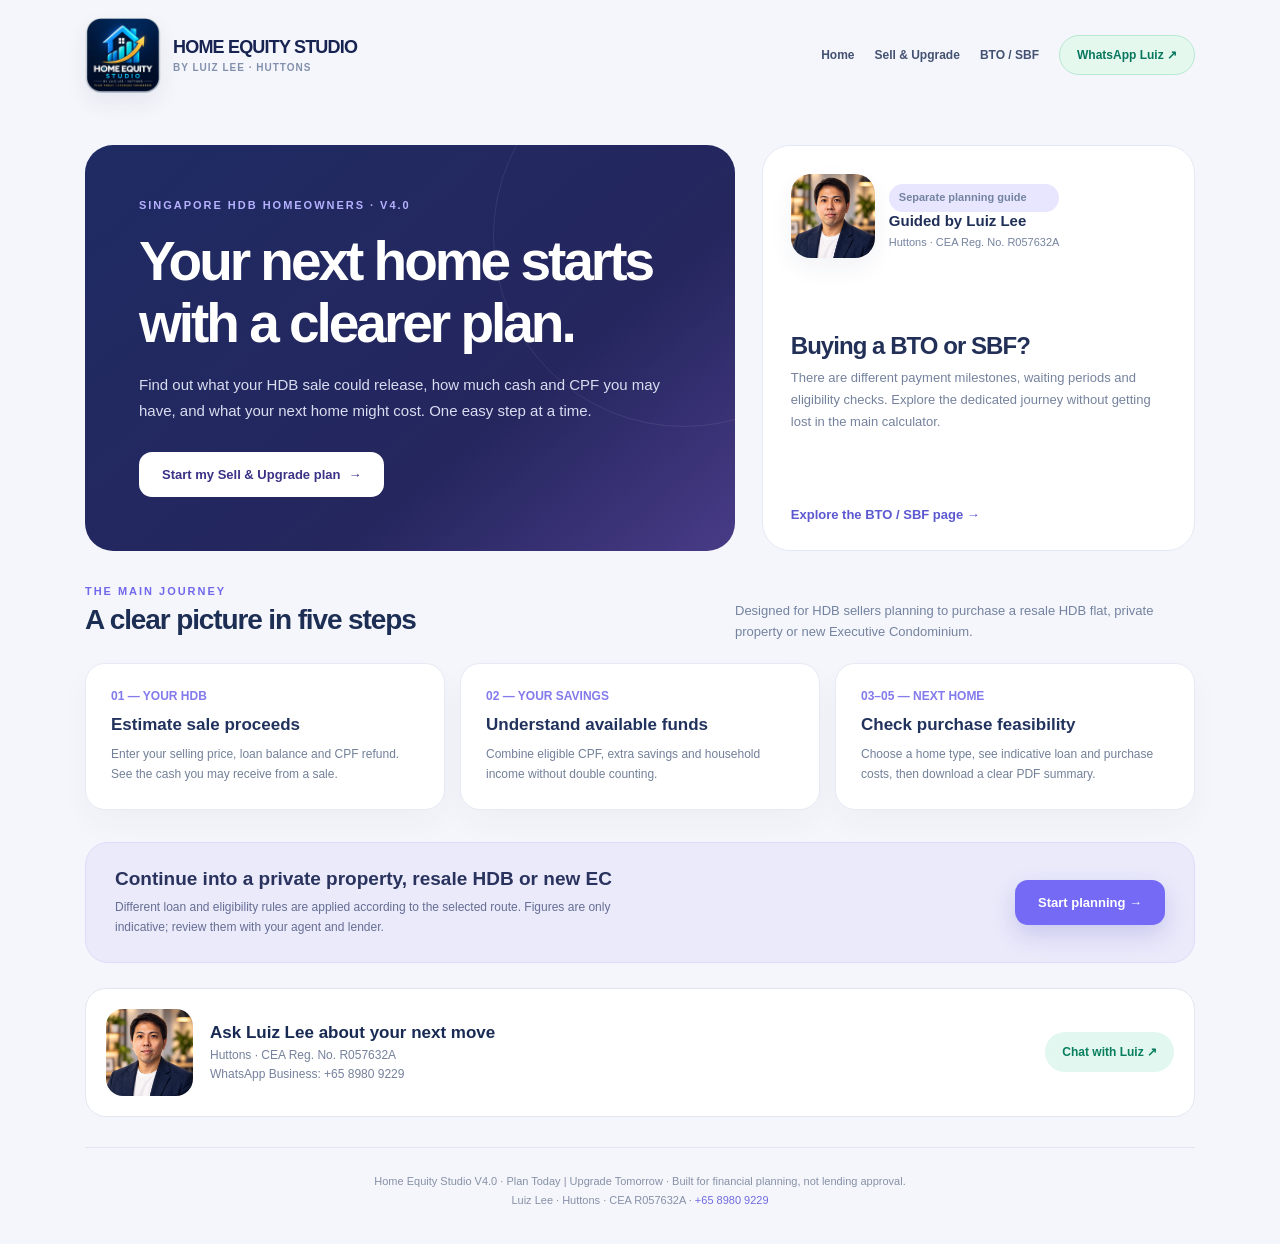
<file: index_v4_0_1.html>
<!doctype html><html lang="en-SG"><head><meta charset="utf-8"><meta name="viewport" content="width=device-width,initial-scale=1"><meta name="robots" content="index,follow"><title>Home Equity Studio | Singapore HDB Sell & Upgrade Calculator</title><meta name="description" content="Plan your HDB sale and next home in guided steps. Compare resale HDB, private property and new EC with indicative CPF and loan estimates."><link rel="canonical" href="https://hdb-mop-calculator.vercel.app/"><meta name="theme-color" content="#202b60"><meta property="og:title" content="Home Equity Studio | Singapore HDB Sell & Upgrade Calculator"><meta property="og:description" content="Plan your HDB sale and next home in guided steps. Compare resale HDB, private property and new EC with indicative CPF and loan estimates."><meta property="og:type" content="website"><style>
:root{font-family:Inter,"Segoe UI",Arial,sans-serif;color:#233452;--ink:#1c2851;--muted:#6f7d96;--accent:#665ce5}*{box-sizing:border-box}html{scroll-behavior:smooth}body{margin:0;background:#f5f6fb}a{text-decoration:none}button,input{font:inherit}.wrap{width:min(1110px,calc(100% - 32px));margin:0 auto}.nav{display:flex;align-items:center;justify-content:space-between;gap:10px;padding:17px 0}.brand{display:flex;align-items:center;gap:12px;min-width:0;color:#172451}.brand img{width:76px;height:76px;object-fit:contain;border-radius:16px;box-shadow:0 10px 22px #20306012}.brand b{display:block;font-size:18px;letter-spacing:-.045em}.brand small{display:block;font-size:10px;color:#8190ac;letter-spacing:.1em;font-weight:800;margin-top:4px}.navlinks{display:flex;align-items:center;gap:20px;font-size:12px;font-weight:800}.navlinks a{color:#435272}.navlinks .wa{background:#e4f8ee;border:1px solid #b7e8d2;color:#09775d;padding:12px 17px;border-radius:90px;white-space:nowrap}.eyebrow{font-size:11px;letter-spacing:.18em;color:#7168eb;font-weight:900;text-transform:uppercase}.hero{display:grid;grid-template-columns:1.2fr .8fr;gap:27px;align-items:stretch;margin:35px 0 34px}.hero-left{background:linear-gradient(140deg,#1f2b63,#25265e 65%,#483b87);color:white;border-radius:28px;padding:clamp(24px,4.5vw,54px);min-height:390px;position:relative;overflow:hidden}.hero-left:before{content:"";width:380px;height:380px;border:1px solid #ffffff14;border-radius:50%;position:absolute;right:-140px;top:-100px}.hero-left .eyebrow{color:#b6b1ff}.hero h1{font-size:clamp(35px,4.3vw,55px);line-height:1.12;letter-spacing:-.055em;margin:20px 0 18px;font-weight:900;max-width:650px}.hero p{font-size:15px;color:#d9ddf0;line-height:1.75;max-width:570px;margin:0 0 27px}.btn{display:inline-flex;justify-content:center;align-items:center;gap:8px;background:#746af5;color:white;padding:15px 23px;border-radius:13px;font-weight:850;font-size:13px;box-shadow:0 10px 24px #392fb22d}.btn:hover{background:#6559e1}.btn.alt{background:#fff;color:#393286;box-shadow:none}.hero-right{border:1px solid #e6e9f4;border-radius:28px;background:white;padding:28px;display:flex;flex-direction:column;justify-content:space-between;gap:18px}.hero-right .bigicon{width:72px;height:72px;background:#efeefe;color:#655cea;border-radius:21px;display:grid;place-items:center;font-size:32px}.hero-guide{display:flex;align-items:center;gap:14px}.hero-guide img{width:84px;height:84px;border-radius:20px;object-fit:cover;object-position:center 35%;box-shadow:0 10px 24px #1f2b630f}.hero-guide-copy{min-width:0}.hero-guide-copy strong{display:block;font-size:15px;line-height:1.25;color:#1f2f57}.hero-guide-copy span{display:block;font-size:11px;line-height:1.6;color:#74839f;margin-top:4px}.hero-right h2{margin:0;font-size:24px;letter-spacing:-.04em;color:#223058}.hero-right p{margin:7px 0 0;font-size:13px;line-height:1.7;color:#75829e}.hero-right a{font-weight:850;color:#5c58d0;font-size:13px}.section-intro{display:flex;justify-content:space-between;align-items:end;margin:34px 0 20px;gap:14px}.section-intro h2{font-size:28px;letter-spacing:-.04em;margin:7px 0;color:#1d2e54}.section-intro p{color:#7383a0;font-size:13px;margin:0;max-width:460px;line-height:1.6}.cards{display:grid;grid-template-columns:repeat(3,minmax(0,1fr));gap:15px}.card{background:#fff;border:1px solid #e7eaf5;border-radius:20px;padding:25px;min-width:0;box-shadow:0 14px 30px #293a4b09}.card .number{color:#837aec;font-size:12px;font-weight:900}.card h3{color:#21325d;font-size:17px;margin:12px 0 9px}.card p{color:#728099;font-size:12px;line-height:1.7;margin:0}.card a{color:#5b57d7;font-size:12px;font-weight:900;display:block;margin-top:18px}.band{display:flex;align-items:center;justify-content:space-between;gap:22px;background:#eaeafb;border:1px solid #dbddfa;border-radius:23px;padding:25px 29px;margin:32px 0 25px}.band h2{font-size:19px;margin:0;color:#29335d}.band p{font-size:12px;line-height:1.6;color:#666e93;max-width:530px;margin:8px 0 0}.advisor{background:white;border:1px solid #e3e6f0;border-radius:21px;display:flex;gap:17px;align-items:center;padding:20px;margin:24px 0 30px}.advisor img{width:87px;height:87px;border-radius:17px;object-fit:cover;object-position:center 35%}.advisor strong{display:block;color:#182a53;font-size:17px}.advisor span{font-size:12px;color:#75819d;display:block;margin-top:5px}.advisor a{margin-left:auto;border-radius:50px;background:#e2f7ef;color:#087e5f;padding:13px 17px;font-size:12px;font-weight:900;white-space:nowrap}.footer{border-top:1px solid #e0e5f2;padding:24px 0 35px;text-align:center;color:#8691a7;font-size:11px;line-height:1.7}.footer a{color:#706ae0}.crumb{font-size:12px;color:#8490a6;margin:26px 0}.crumb a{color:#6c65c4}.pagehero{background:linear-gradient(135deg,#212d61,#39326e);border-radius:24px;padding:38px;color:white;margin-bottom:24px}.pagehero h1{font-size:clamp(30px,4vw,45px);letter-spacing:-.045em;margin:13px 0}.pagehero p{font-size:14px;max-width:740px;color:#d9dcef;line-height:1.7}.info-grid{display:grid;grid-template-columns:1fr 1fr;gap:18px}.feature{background:white;border-radius:21px;padding:27px;border:1px solid #e5e9f2}.feature h2{color:#24345c;font-size:20px;letter-spacing:-.035em;margin:0 0 12px}.feature p,.feature li{font-size:13px;line-height:1.8;color:#697995}.feature ul{padding-left:19px}.tag{display:inline-block;background:#e8e6ff;color:#5d57c5;border-radius:20px;padding:5px 10px;font-size:10px;font-weight:850}.note{background:#fff8e7;border:1px solid #f1e1ba;color:#805e26;border-radius:15px;padding:17px 21px;font-size:12px;line-height:1.7;margin:23px 0}.references{background:white;padding:22px;border:1px solid #e6eaf4;border-radius:18px;margin:22px 0}.references p{font-size:12px;line-height:1.7;color:#73819d}.references a{color:#605ac4;text-decoration:underline}
@media(max-width:800px){.hero{grid-template-columns:1fr}.hero-left{min-height:auto}.hero-right{min-height:200px}.cards{grid-template-columns:1fr 1fr}.info-grid{grid-template-columns:1fr}}
@media(max-width:580px){.wrap{width:calc(100% - 26px)}.nav{gap:8px}.brand{gap:7px}.brand img{width:54px;height:54px}.brand b{font-size:13px}.brand small{font-size:8px;letter-spacing:0}.navlinks{gap:7px}.navlinks a:not(.wa){display:none}.navlinks .wa{padding:9px;font-size:10px}.hero{margin:15px 0 25px}.hero-left,.hero-right{padding:26px 22px;border-radius:19px}.hero-left h1{font-size:34px}.hero-left p{font-size:12px}.hero-guide img{width:72px;height:72px;border-radius:18px}.hero-guide-copy strong{font-size:14px}.hero-guide-copy span{font-size:10px}.section-intro{display:block}.section-intro h2{font-size:24px}.cards{grid-template-columns:1fr}.card{padding:22px}.band{display:block;padding:23px}.band .btn{margin-top:16px}.advisor{padding:15px;gap:11px;flex-wrap:wrap}.advisor img{width:73px;height:73px}.advisor strong{font-size:14px}.advisor a{margin:0;width:100%;text-align:center}.pagehero{padding:28px 24px}}
</style></head><body><div class="wrap"><header class="nav"><a href="index.html" class="brand"><img src="assets/home-equity-logo.webp" width="62" height="62" alt="Home Equity Studio logo"><div><b>HOME EQUITY STUDIO</b><small>BY LUIZ LEE · HUTTONS</small></div></a><nav class="navlinks"><a href="index.html">Home</a><a href="sell-upgrade.html">Sell &amp; Upgrade</a><a href="bto-sbf.html">BTO / SBF</a><a class="wa" href="https://wa.me/6589809229?text=Hi%20Luiz%2C%20I%20have%20a%20property%20planning%20question." target="_blank" rel="noopener">WhatsApp Luiz ↗</a></nav></header><main><section class="hero"><div class="hero-left"><div class="eyebrow">SINGAPORE HDB HOMEOWNERS · V4.0</div><h1>Your next home starts with a clearer plan.</h1><p>Find out what your HDB sale could release, how much cash and CPF you may have, and what your next home might cost. One easy step at a time.</p><a href="sell-upgrade.html" class="btn alt">Start my Sell &amp; Upgrade plan <span aria-hidden="true">→</span></a></div><div class="hero-right"><div class="hero-guide"><img src="assets/luiz-lee.webp" alt="Luiz Lee, Huttons property advisor"><div class="hero-guide-copy"><span class="tag">Separate planning guide</span><strong>Guided by Luiz Lee</strong><span>Huttons · CEA Reg. No. R057632A</span></div></div><div><h2>Buying a BTO or SBF?</h2><p>There are different payment milestones, waiting periods and eligibility checks. Explore the dedicated journey without getting lost in the main calculator.</p></div><a href="bto-sbf.html">Explore the BTO / SBF page →</a></div></section>
<div class="section-intro"><div><div class="eyebrow">THE MAIN JOURNEY</div><h2>A clear picture in five steps</h2></div><p>Designed for HDB sellers planning to purchase a resale HDB flat, private property or new Executive Condominium.</p></div><div class="cards"><div class="card"><div class="number">01 — YOUR HDB</div><h3>Estimate sale proceeds</h3><p>Enter your selling price, loan balance and CPF refund. See the cash you may receive from a sale.</p></div><div class="card"><div class="number">02 — YOUR SAVINGS</div><h3>Understand available funds</h3><p>Combine eligible CPF, extra savings and household income without double counting.</p></div><div class="card"><div class="number">03–05 — NEXT HOME</div><h3>Check purchase feasibility</h3><p>Choose a home type, see indicative loan and purchase costs, then download a clear PDF summary.</p></div></div>
<div class="band"><div><h2>Continue into a private property, resale HDB or new EC</h2><p>Different loan and eligibility rules are applied according to the selected route. Figures are only indicative; review them with your agent and lender.</p></div><a href="sell-upgrade.html" class="btn">Start planning →</a></div>
<div class="advisor"><img src="assets/luiz-lee.webp" alt="Luiz Lee, Huttons property advisor"><div><strong>Ask Luiz Lee about your next move</strong><span>Huttons · CEA Reg. No. R057632A</span><span>WhatsApp Business: +65 8980 9229</span></div><a href="https://wa.me/6589809229?text=Hi%20Luiz%2C%20I%20would%20like%20some%20guidance%20on%20my%20HDB%20sale%20and%20next%20home." target="_blank" rel="noopener">Chat with Luiz ↗</a></div></main><footer class="footer">Home Equity Studio V4.0 · Plan Today | Upgrade Tomorrow · Built for financial planning, not lending approval.<br>Luiz Lee · Huttons · CEA R057632A · <a href="https://wa.me/6589809229">+65 8980 9229</a></footer></div></body></html>
</file>
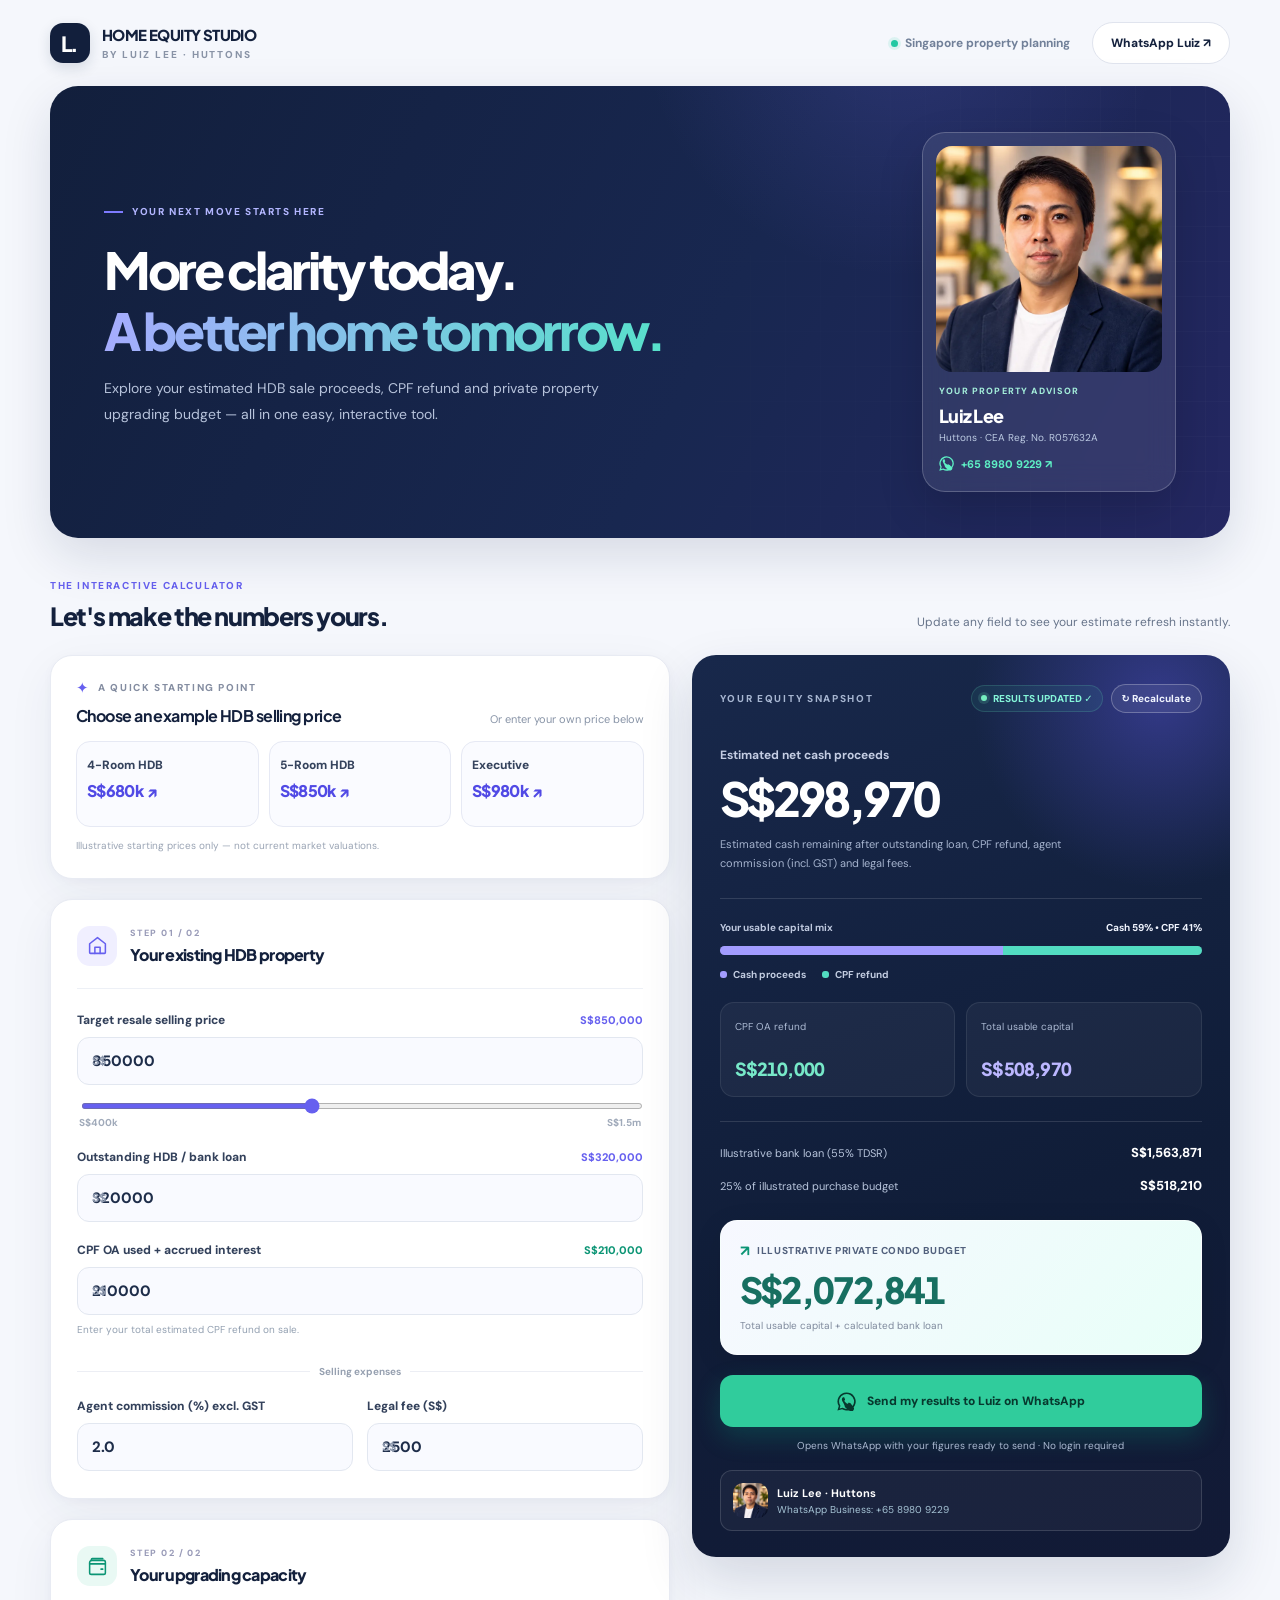
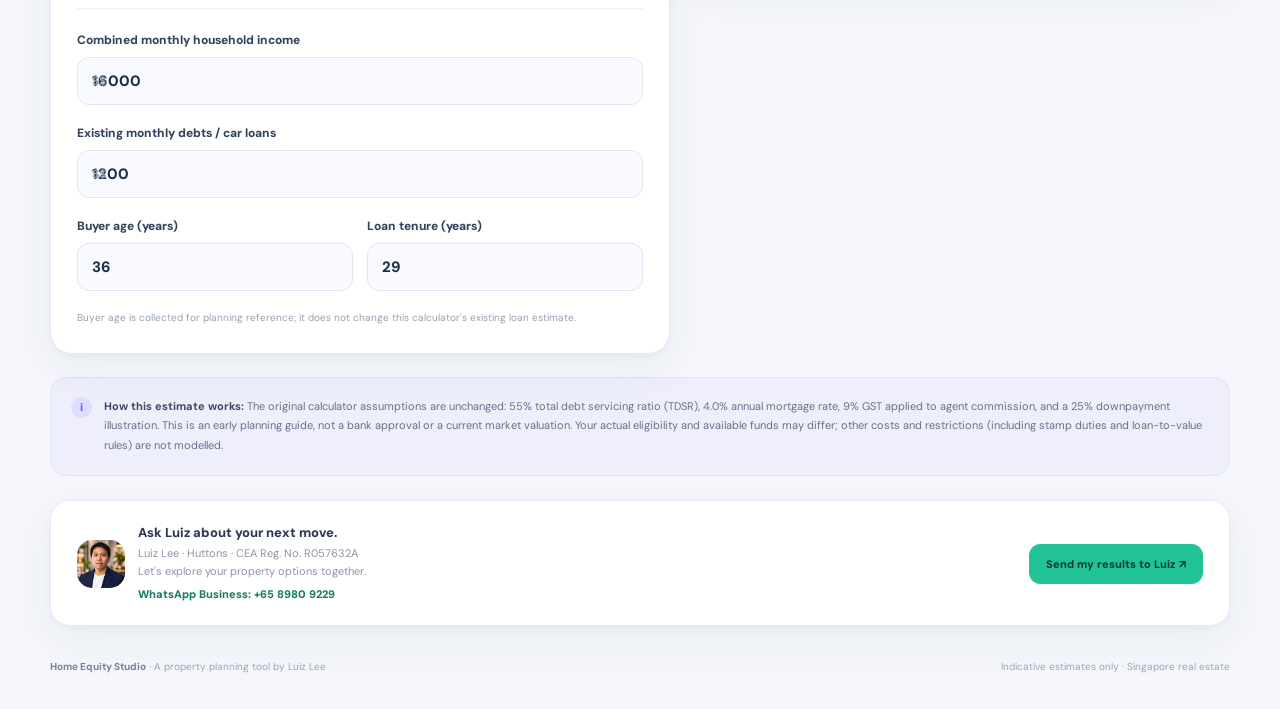
<file: MOP_Equity_Calculator_Luiz_WhatsApp.html>
<!DOCTYPE html>
<html lang="en">
<head>
  <meta charset="UTF-8">
  <meta name="viewport" content="width=device-width, initial-scale=1.0">
  <meta name="theme-color" content="#111d39">
  <meta name="description" content="An easy-to-use Singapore HDB sale proceeds and private property upgrading budget estimator. Created by Luiz Lee, Huttons.">
  <title>Home Equity Studio | HDB Sale &amp; Upgrading Calculator</title>
  <link rel="preconnect" href="https://fonts.googleapis.com">
  <link rel="preconnect" href="https://fonts.gstatic.com" crossorigin>
  <link href="https://fonts.googleapis.com/css2?family=DM+Sans:wght@400;500;600;700;800&family=Plus+Jakarta+Sans:wght@400;500;600;700;800&display=swap" rel="stylesheet">
  <style>
    :root {
      --ink:#14213d; --muted:#67748a; --faint:#8894a7; --line:#e6eaf2;
      --bg:#f5f7fc; --white:#fff; --navy:#121f3c; --navy2:#0c1730;
      --blue:#6660ef; --blue-dark:#514ae5; --pale:#f0efff;
      --green:#0c9575; --bright:#37d7bb; --danger:#e55577;
      --shadow:0 14px 48px rgba(30,46,87,.06),0 2px 10px rgba(30,46,87,.03);
      font-synthesis:none;
    }
    *{box-sizing:border-box}
    html{scroll-behavior:smooth;scroll-padding-top:22px}
    body{margin:0;background:var(--bg);color:var(--ink);font-family:'DM Sans',system-ui,-apple-system,BlinkMacSystemFont,'Segoe UI',sans-serif;-webkit-font-smoothing:antialiased}
    button,input{font:inherit}
    button{cursor:pointer}
    button:focus-visible,a:focus-visible,input:focus-visible{outline:3px solid #afaaff;outline-offset:3px}
    .container{width:min(1180px,calc(100% - 60px));margin-inline:auto}
    .topbar{height:86px;display:flex;align-items:center;justify-content:space-between;gap:16px}
    .brand{display:flex;align-items:center;gap:12px;min-width:0;text-decoration:none;color:var(--ink)}
    .logo{width:40px;height:40px;flex:none;border-radius:13px;background:var(--navy);color:#fff;display:grid;place-items:center;font-family:'Plus Jakarta Sans',sans-serif;font-weight:800;font-size:21px;letter-spacing:-.09em;box-shadow:0 5px 14px #17284a24}
    .logo span{transform:translateX(-1px)}
    .brand-name{font:800 15px/1.2 'Plus Jakarta Sans',sans-serif;letter-spacing:-.04em}
    .brand-sub{font-size:10px;letter-spacing:.19em;font-weight:800;color:#8993a6;margin-top:4px}
    .nav-side{display:flex;align-items:center;gap:22px}
    .nav-note{color:#718099;font-size:12px;font-weight:700;display:flex;align-items:center;gap:7px;white-space:nowrap}
    .tiny-dot{width:7px;height:7px;border-radius:50%;background:#22c8a3;box-shadow:0 0 0 3px #22c8a31f}
    .nav-action{background:#fff;border:1px solid #e0e4ee;border-radius:100px;padding:12px 18px;font-weight:800;font-size:12px;color:var(--ink);white-space:nowrap;transition:.2s ease}
    .nav-action:hover{border-color:#9e98fe;transform:translateY(-2px)}
    .hero{background:linear-gradient(117deg,#121f3c 0%,#182750 56%,#242762 100%);border-radius:28px;min-height:310px;padding:46px 54px;position:relative;overflow:hidden;isolation:isolate;display:flex;align-items:center;justify-content:space-between;box-shadow:0 18px 50px rgba(19,32,69,.13)}
    .hero::before{content:'';position:absolute;width:540px;height:540px;border-radius:50%;background:radial-gradient(circle,#7c71ff2f 0%,#7c71ff00 68%);right:5%;top:-75%;z-index:-1}
    .hero::after{content:'';position:absolute;inset:0;opacity:.14;z-index:-1;background-image:linear-gradient(#ffffff24 1px,transparent 1px),linear-gradient(90deg,#ffffff24 1px,transparent 1px);background-size:35px 35px;mask-image:linear-gradient(90deg,transparent 45%,black 100%)}
    .hero-copy{max-width:670px;z-index:1}
    .eyebrow{display:inline-flex;align-items:center;gap:9px;letter-spacing:.16em;font-size:10px;font-weight:800;color:#b3b6ff;text-transform:uppercase}
    .eyebrow::before{content:'';display:inline-block;width:19px;height:2px;background:#7e7bff}
    h1,h2,h3,p{margin-top:0}
    h1,h2,h3{font-family:'Plus Jakarta Sans',sans-serif}
    h1{font-size:clamp(32px,4vw,51px);letter-spacing:-.065em;line-height:1.18;font-weight:800;color:#fff;max-width:690px;margin:21px 0 16px}
    h1 em{font-style:normal;background:linear-gradient(105deg,#a7abff,#56e1ca);-webkit-background-clip:text;background-clip:text;color:transparent}
    .hero p{font-size:14px;line-height:1.85;color:#b7c3db;max-width:510px;margin-bottom:0}
    .hero-art{align-self:stretch;min-width:250px;position:relative;flex:0 0 285px}
    .building{position:absolute;bottom:-55px;border:1px solid #ffffff35;border-bottom:0;border-radius:13px 13px 0 0;background:linear-gradient(135deg,#959afa25,#00debc0d);box-shadow:inset 0 0 40px #ffffff10;transform:skewY(-4deg)}
    .building.one{width:105px;height:150px;right:195px}.building.two{width:120px;height:219px;right:78px}.building.three{width:99px;height:170px;right:-18px}
    .building::before{content:'';position:absolute;inset:17px 12px;background-image:repeating-linear-gradient(to bottom,transparent 0 18px,#d0d4ff29 18px 21px),repeating-linear-gradient(90deg,transparent 0 22px,#d0d4ff29 22px 25px);opacity:.9}
    .orbit{position:absolute;right:25px;top:13px;width:178px;height:178px;border-radius:50%;border:1px solid #a4a5fd44;box-shadow:0 0 0 34px #999af010,0 0 0 70px #999af008}
    .floating-tag{position:absolute;top:51px;right:88px;background:#fff;padding:12px 16px;border-radius:15px;box-shadow:0 12px 38px #0003;min-width:170px;transform:rotate(5deg)}
    .floating-tag .tag-top{font-size:9px;letter-spacing:.14em;font-weight:800;color:#7f8ba5}
    .floating-tag .tag-middle{font-family:'Plus Jakarta Sans',sans-serif;font-size:16px;font-weight:800;color:var(--navy);margin-top:4px}
    .floating-tag .tag-bottom{font-size:10px;color:var(--green);margin-top:4px;font-weight:700}
    .hero-jump{display:none}
    .main-heading{display:flex;align-items:end;justify-content:space-between;margin:41px 0 22px;gap:20px}
    .section-kicker{font-size:10px;letter-spacing:.16em;text-transform:uppercase;color:var(--blue);font-weight:800;margin-bottom:9px}
    .main-heading h2{font-size:25px;letter-spacing:-.055em;line-height:1.25;margin:0;font-weight:800}
    .main-heading p{font-size:12px;color:var(--muted);margin:0 0 3px}
    .workspace{display:grid;grid-template-columns:minmax(0,1.07fr) minmax(360px,.93fr);gap:22px;align-items:start}
    .left-stack{display:grid;gap:20px;min-width:0}
    .panel{background:#fff;border:1px solid #e8ebf3;border-radius:22px;box-shadow:var(--shadow)}
    .preset-panel{padding:22px 25px 24px}
    .panel-overline{display:flex;align-items:center;gap:8px;font-size:10px;text-transform:uppercase;letter-spacing:.16em;font-weight:800;color:#848da1}
    .spark{color:var(--blue);font-size:15px}
    .preset-intro{display:flex;justify-content:space-between;align-items:end;gap:10px;margin-bottom:15px}
    .preset-intro h3{font-size:16px;letter-spacing:-.035em;margin:7px 0 0}
    .preset-intro p{font-size:11px;color:var(--faint);margin:0;text-align:right}
    .preset-grid{display:grid;grid-template-columns:repeat(3,minmax(0,1fr));gap:10px}
    .preset{border:1px solid #e6e9f4;background:#fafbff;border-radius:14px;padding:15px 10px;text-align:left;transition:background .2s,border-color .2s,transform .2s;display:flex;flex-direction:column;gap:7px;min-height:86px}
    .preset:hover{border-color:#928bff;background:#f3f1ff;transform:translateY(-2px)}
    .preset:active{transform:translateY(0)}
    .preset strong{font-size:12px;color:#35435d;font-weight:800}
    .preset span{font-size:16px;color:var(--blue-dark);font-family:'Plus Jakarta Sans',sans-serif;letter-spacing:-.04em;font-weight:800}
    .preset-disclaimer{font-size:10px;color:#9aa4b4;margin-top:11px;line-height:1.6}
    .form-panel{padding:26px 26px 27px}
    .panel-title{display:flex;gap:13px;align-items:center;border-bottom:1px solid #edf0f6;padding-bottom:22px;margin-bottom:22px}
    .step-icon{height:40px;width:40px;border-radius:13px;background:#f0efff;color:var(--blue);display:grid;place-items:center;flex:none}
    .step-icon.green{background:#e9f9f4;color:var(--green)}
    .step-icon svg{height:21px;width:21px;stroke:currentColor;stroke-width:1.75;fill:none;stroke-linecap:round;stroke-linejoin:round}
    .step-text{flex:1;min-width:0}.step-num{font-size:9px;font-weight:800;letter-spacing:.16em;color:#999bb8;margin-bottom:5px}
    .step-text h3{font-size:16px;letter-spacing:-.045em;margin:0;color:var(--ink);font-weight:800}
    .form-grid{display:grid;gap:19px}.field{min-width:0;position:relative}
    .field-head{display:flex;justify-content:space-between;align-items:baseline;gap:10px;min-width:0}
    .field label{display:block;font-size:12px;font-weight:800;color:#33415b;line-height:1.5;margin-bottom:8px}
    .field-hint{font-size:10px;color:#93a0b1;line-height:1.55;margin-top:7px}
    .field-head label{margin-bottom:8px}.field-head .value-echo{font-weight:800;color:var(--blue);white-space:nowrap;font-size:11px}
    .field-head .value-echo.green{color:var(--green)}
    .input-wrap{position:relative}.input-wrap .prefix{position:absolute;left:15px;top:50%;transform:translateY(-50%);color:#8e99ae;font-size:12px;font-weight:800;pointer-events:none}
    input[type=number]{display:block;width:100%;height:48px;border:1px solid #e2e7f0;background:#f9faff;color:#1e2d4a;border-radius:12px;padding:0 14px;font-size:15px;font-weight:800;outline:none;transition:border-color .2s,box-shadow .2s;font-variant-numeric:tabular-nums;-moz-appearance:textfield;appearance:textfield}
    input[type=number]::-webkit-inner-spin-button,input[type=number]::-webkit-outer-spin-button{-webkit-appearance:none;margin:0}
    .input-wrap.has-prefix input{padding-left:43px}
    input[type=number]:focus{border-color:#8e86f9;box-shadow:0 0 0 4px #6660ef16;background:#fff}
    .range-wrap{padding:8px 2px 0}
    input[type=range]{width:100%;height:6px;accent-color:var(--blue);cursor:pointer;border-radius:100px}
    .range-ends{display:flex;justify-content:space-between;font-size:10px;color:#a0aaba;font-weight:700;margin-top:2px}
    .form-duo{display:grid;grid-template-columns:repeat(2,minmax(0,1fr));gap:14px}
    .divider-note{display:flex;align-items:center;gap:9px;color:#96a0b0;font-size:10px;font-weight:700;margin:-1px 0 0}
    .divider-note::before,.divider-note::after{content:'';height:1px;background:#eceef4;flex:1}
    .result-shell{position:sticky;top:20px}
    .result-panel{background:linear-gradient(160deg,#18284b 0%,#101d38 61%,#121a36 100%);border-radius:24px;color:#fff;box-shadow:0 22px 52px #14254b26;overflow:hidden;position:relative;isolation:isolate}
    .result-panel::before{content:'';position:absolute;right:-120px;top:-145px;width:380px;height:380px;border-radius:50%;background:radial-gradient(circle,#685fff5c 0%,#685fff05 65%,transparent 70%);z-index:-1}
    .result-inner{padding:29px 28px 26px}
    .live-row{display:flex;justify-content:space-between;align-items:center;gap:12px}
    .live-title{font-weight:800;letter-spacing:.17em;font-size:10px;color:#a7b6d1}
    .live-chip{display:flex;gap:6px;align-items:center;color:#85f6d9;border:1px solid #60c6ac36;background:#42cdab16;border-radius:100px;font-size:10px;font-weight:800;padding:6px 9px;white-space:nowrap}
    .live-chip .tiny-dot{width:6px;height:6px;background:#75eebf;box-shadow:0 0 0 3px #75eebf25}
    .result-label{font-size:12px;font-weight:700;color:#c4cde3;margin-top:34px;margin-bottom:7px}
    .main-amount{font-family:'Plus Jakarta Sans',sans-serif;font-size:clamp(33px,4.2vw,47px);line-height:1.18;letter-spacing:-.065em;color:#fff;font-weight:800;overflow-wrap:anywhere;font-variant-numeric:tabular-nums}
    .result-help{font-size:11px;color:#a5b3ce;line-height:1.75;margin-top:10px;max-width:365px}
    .result-divider{height:1px;background:#ffffff20;margin:24px 0 22px}
    .cap-head{display:flex;justify-content:space-between;align-items:center;gap:10px;font-size:10px;font-weight:700;color:#bfc9df}
    .cap-head strong{color:#f1f5ff;font-size:10px;font-weight:700;white-space:nowrap}
    .stacked-bar{height:9px;border-radius:99px;overflow:hidden;display:flex;background:#394767;margin:12px 0 13px}
    .stacked-bar .cash{height:100%;width:50%;background:#a29cff;transition:width .3s}.stacked-bar .cpf{height:100%;width:50%;background:#52dcc1;transition:width .3s}
    .bar-legend{display:flex;gap:16px;color:#c2cce0;font-size:10px;font-weight:700}
    .bar-legend span{display:flex;align-items:center;gap:6px}.bar-legend i{width:7px;height:7px;border-radius:3px;display:inline-block;background:#a29cff}.bar-legend span:last-child i{background:#52dcc1}
    .result-tiles{display:grid;grid-template-columns:1fr 1fr;gap:11px;margin-top:21px}
    .mini-tile{background:#ffffff0b;border:1px solid #ffffff15;border-radius:14px;padding:16px 14px;min-width:0}
    .mini-label{font-size:10px;color:#acbad3;line-height:1.5;min-height:30px}
    .mini-value{font-size:clamp(14px,1.45vw,18px);font-weight:800;font-family:'Plus Jakarta Sans',sans-serif;letter-spacing:-.045em;margin-top:8px;overflow-wrap:anywhere;font-variant-numeric:tabular-nums}
    .mini-value.mint{color:#77e8c8}.mini-value.lavender{color:#bcb7ff}
    .loan-rows{display:grid;gap:16px;margin-top:18px}
    .loan-line{display:flex;justify-content:space-between;align-items:baseline;gap:13px;color:#b8c5dc;font-size:11px}
    .loan-line .value{color:#fff;font-size:13px;font-weight:800;white-space:nowrap;font-variant-numeric:tabular-nums}
    .loan-line .label{max-width:65%;line-height:1.5}
    .highlight-quantum{background:linear-gradient(130deg,#f7f8ff 0%,#e8fff8 100%);border-radius:17px;padding:20px 19px;margin-top:25px;color:var(--ink);border:1px solid #ffffff99;box-shadow:0 7px 30px #00000015}
    .quantum-heading{display:flex;gap:7px;align-items:center;color:#52617d;font-size:10px;letter-spacing:.06em;font-weight:800;text-transform:uppercase}
    .quantum-heading .arrow{color:var(--green);font-size:15px}
    .quantum-value{color:#176f61;font-size:clamp(28px,3.1vw,36px);letter-spacing:-.06em;font-family:'Plus Jakarta Sans',sans-serif;line-height:1.35;font-weight:800;margin-top:5px;overflow-wrap:anywhere;font-variant-numeric:tabular-nums}
    .quantum-note{color:#7e899c;font-size:10px;line-height:1.6;margin-top:4px}
    .cta{border:0;width:100%;min-height:52px;display:flex;justify-content:center;align-items:center;gap:11px;border-radius:13px;background:#30cc9c;color:#07382e;padding:14px 12px;font-weight:800;font-size:12px;box-shadow:0 10px 26px #00b78736;margin-top:20px;transition:.2s}
    .cta:hover{background:#5be1b7;transform:translateY(-2px);box-shadow:0 13px 30px #00b7874d}
    .cta svg{width:19px;height:19px;fill:currentColor}
    .cta-caption{font-size:10px;color:#aab9d0;text-align:center;margin:11px 0 0;line-height:1.5}
    .footnote-row{margin:23px 0 24px;display:flex;gap:12px;align-items:start;padding:19px 20px;background:#eeeffb;border:1px solid #e1e3f7;border-radius:16px}
    .footnote-row .info{color:var(--blue);background:#dedcff;font-size:11px;font-weight:900;border-radius:50%;display:grid;place-items:center;width:21px;height:21px;flex:none}
    .footnote-row p{font-size:11px;line-height:1.8;color:#65718d;margin:0}
    .footnote-row strong{color:#3d4665}
    .advisor{display:flex;justify-content:space-between;align-items:center;gap:25px;padding:23px 26px 22px;margin:0 0 33px;background:#fff;border:1px solid #e8ebf3;border-radius:20px;box-shadow:var(--shadow)}
    .advisor-left{display:flex;align-items:center;gap:13px;min-width:0}
    .advisor-avatar{display:grid;place-items:center;flex:none;width:48px;height:48px;border-radius:15px;background:#eceaff;color:#645bdf;font-family:'Plus Jakarta Sans',sans-serif;font-size:17px;font-weight:800}
    .advisor .advisor-title{font-size:13px;font-weight:800;color:#2b3651;margin-bottom:3px}
    .advisor .advisor-sub{font-size:11px;line-height:1.65;color:#8a94a7}
    .advisor-btn{border:1px solid #dcdff0;border-radius:11px;background:#fff;color:#30426c;font-size:11px;font-weight:800;white-space:nowrap;padding:12px 16px;transition:.2s}
    .advisor-btn:hover{background:#f2f0ff;border-color:#9e98fc}
    .site-footer{display:flex;justify-content:space-between;align-items:center;gap:16px;padding:0 0 33px;color:#9ba5b5;font-size:10px;line-height:1.65}
    .site-footer strong{color:#758098}
    /* Contact-focused advisor identity — styling only, no calculation changes. */
    .hero-agent{flex:0 0 254px;align-self:center;position:relative;z-index:1}
    .hero-agent-card{padding:13px;border:1px solid #ffffff35;background:#ffffff16;border-radius:23px;box-shadow:0 18px 45px #00000025;backdrop-filter:blur(14px)}
    .hero-agent-photo{display:block;width:100%;height:auto;aspect-ratio:1 / 1;object-fit:cover;object-position:center center;border-radius:16px;background:#ccd1dc}
    .hero-agent-desc{padding:13px 3px 2px}
    .hero-agent-kicker{display:block;color:#a4eeda;font-weight:800;letter-spacing:.13em;text-transform:uppercase;font-size:9px;margin-bottom:7px}
    .hero-agent-name{font:800 18px/1.3 'Plus Jakarta Sans',sans-serif;letter-spacing:-.04em;color:white}
    .hero-agent-credentials{font-size:10px;color:#bdcbe3;line-height:1.5;margin-top:3px}
    .hero-agent-link{margin-top:11px;color:#5ef0c5;text-decoration:none;display:inline-flex;align-items:center;gap:7px;font-weight:800;font-size:11px}
    .hero-agent-link:hover{text-decoration:underline}
    .hero-agent-link svg{width:15px;height:15px;fill:currentColor}
    .advisor-avatar{overflow:hidden;background:#e9edfc}
    .advisor-avatar img{display:block;width:100%;height:100%;object-fit:cover;object-position:50% 40%}
    .advisor-phone{display:inline-block;margin-top:5px;color:#167a64;font-weight:800;text-decoration:none}
    .advisor-phone:hover{text-decoration:underline}
    .advisor-btn{background:#21c394;border-color:#21c394;color:#063e31;display:inline-flex;align-items:center;justify-content:center;gap:8px}
    .advisor-btn:hover{background:#58deb2;border-color:#58deb2}
    .advisor-btn svg{width:16px;height:16px;fill:currentColor}
    .result-contact{display:flex;align-items:center;gap:9px;margin-top:17px;padding:12px;border:1px solid #ffffff23;border-radius:12px;background:#ffffff0a}
    .result-contact .result-contact-avatar{width:35px;height:35px;border-radius:10px;flex:none;object-fit:cover;object-position:50% 40%}
    .result-contact-copy{min-width:0;flex:1}
    .result-contact strong{display:block;font-size:11px;color:#ffffff}
    .result-contact span{font-size:10px;display:block;color:#a6c4d5;margin-top:3px}
    @media(min-width:981px) and (max-height:800px){.result-shell{position:static}}
    @media(min-width:801px) and (max-width:1050px){.hero-agent{flex-basis:215px}}
    @media(max-width:1050px){.container{width:min(1120px,calc(100% - 42px))}.hero{padding:38px}.hero-art{flex-basis:205px;min-width:205px}.floating-tag{right:5px}.building.one{right:140px}.building.two{right:40px}.building.three{right:-60px}.workspace{grid-template-columns:minmax(0,1fr) minmax(325px,.9fr);gap:16px}.result-inner{padding:25px 20px}}
    @media(max-width:800px){.nav-note{display:none}.hero{min-height:0;padding:39px 31px}.hero-art{display:none}.hero-agent{flex:0 0 190px;max-width:190px}.hero-agent-card{padding:10px}.hero-agent-desc{padding:10px 3px 3px}.workspace{grid-template-columns:1fr;gap:20px}.result-shell{position:static}.main-heading{margin-top:32px}.main-heading h2{font-size:23px}.result-inner{padding:27px 28px}.main-amount{font-size:43px}.mini-value{font-size:19px}.advisor{margin-bottom:20px}}
    @media(max-width:520px){.container{width:calc(100% - 26px)}.topbar{height:74px}.brand{gap:9px}.logo{width:37px;height:37px;border-radius:11px}.brand-name{font-size:13px}.brand-sub{font-size:9px}.nav-side{gap:0}.nav-action{padding:10px 11px;font-size:10px}.hero{padding:32px 24px 34px;border-radius:21px}.hero .eyebrow{font-size:9px}.hero h1{font-size:34px;margin:16px 0 11px}.hero p{font-size:12px;line-height:1.75}.hero-jump{display:inline-flex;align-items:center;gap:8px;margin-top:19px;background:#ffffff1c;border:1px solid #ffffff2a;color:#e9e9ff;border-radius:30px;padding:10px 14px;font-size:11px;font-weight:800;text-decoration:none}.hero{display:block}.hero-agent{max-width:none;width:100%;margin-top:24px}.hero-agent-card{display:flex;align-items:center;gap:14px;padding:11px}.hero-agent-photo{height:88px;width:88px;flex:0 0 88px;border-radius:12px}.hero-agent-desc{padding:0;min-width:0}.hero-agent-kicker{font-size:8px;margin-bottom:4px}.hero-agent-name{font-size:16px}.hero-agent-credentials{font-size:9px}.hero-agent-link{margin-top:6px;font-size:12px}.main-heading{display:block;margin:30px 3px 19px}.main-heading h2{font-size:21px}.main-heading p{margin-top:9px;line-height:1.65}.preset-panel{padding:20px 17px}.preset-intro h3{font-size:14px}.preset-intro p{display:none}.preset-grid{gap:7px}.preset{min-height:80px;padding:13px 9px}.preset strong{font-size:11px}.preset span{font-size:14px}.form-panel{padding:22px 18px}.panel-title{padding-bottom:18px}.step-text h3{font-size:14px}.form-grid{gap:17px}.field label{font-size:11px}.field-head .value-echo{font-size:10px}.form-duo{gap:10px}.form-duo .field label{min-height:35px}.result-panel{border-radius:21px}.result-inner{padding:24px 19px 25px}.result-label{margin-top:29px}.main-amount{font-size:37px}.mini-value{font-size:16px}.loan-line .value{font-size:12px}.quantum-value{font-size:32px}.advisor{padding:18px;align-items:start;flex-direction:column;gap:14px}.advisor-btn{width:100%}.footnote-row{padding:16px}.site-footer{display:block;text-align:center}.site-footer span{display:block;margin-bottom:7px}}
    @media(prefers-reduced-motion:reduce){html{scroll-behavior:auto}*,*:before,*:after{transition:none!important;animation:none!important}}

    /* Cross-browser calculation controls + clear, actionable feedback. */
    input[type="text"][data-numeric="currency"]{display:block;width:100%;height:48px;border:1px solid #e2e7f0;background:#f9faff;color:#1e2d4a;border-radius:12px;padding:0 14px;font-size:15px;font-weight:800;outline:none;transition:border-color .2s,box-shadow .2s;font-variant-numeric:tabular-nums}
    input[type="text"][data-numeric="currency"]:focus{border-color:#8e86f9;box-shadow:0 0 0 4px #6660ef16;background:#fff}
    input[aria-invalid="true"]{border-color:#e45762!important;box-shadow:0 0 0 3px #e457621a!important}
    .live-controls{display:flex;align-items:center;justify-content:flex-end;gap:8px;flex-wrap:wrap}
    .recalc-btn{color:#f1f5ff;border:1px solid #ffffff42;background:#ffffff12;border-radius:999px;padding:7px 10px;font-size:10px;font-weight:800;white-space:nowrap;cursor:pointer}
    .recalc-btn:hover,.recalc-btn:focus-visible{background:#ffffff2a;outline-offset:2px}
    .calc-alert{font-size:12px;font-weight:700;line-height:1.6;background:#fff0ed;color:#9b2c30;border:1px solid #f7c4c4;border-radius:12px;margin:0 0 18px;padding:13px 17px}
    .calc-alert[hidden]{display:none!important}
    @media(max-width:520px){.live-row{align-items:flex-start;flex-wrap:wrap}.live-controls{justify-content:flex-start}}
  </style>
</head>
<body>
  <div class="container">
    <header class="topbar">
      <a class="brand" href="#top" aria-label="Home Equity Studio, back to top">
        <div class="logo"><span>L.</span></div>
        <div><div class="brand-name">HOME EQUITY STUDIO</div><div class="brand-sub">BY LUIZ LEE · HUTTONS</div></div>
      </a>
      <div class="nav-side"><div class="nav-note"><span class="tiny-dot"></span> Singapore property planning</div><button type="button" class="nav-action" onclick="sendToWhatsApp()">WhatsApp Luiz ↗</button></div>
    </header>

    <main id="top">
      <section class="hero" aria-labelledby="hero-heading">
        <div class="hero-copy">
          <div class="eyebrow">Your next move starts here</div>
          <h1 id="hero-heading">More clarity today.<br><em>A better home tomorrow.</em></h1>
          <p>Explore your estimated HDB sale proceeds, CPF refund and private property upgrading budget — all in one easy, interactive tool.</p>
          <a class="hero-jump" href="#results">See my results <span aria-hidden="true">↗</span></a>
        </div>
        <aside class="hero-agent" aria-label="Your property advisor">
          <div class="hero-agent-card">
            <img class="hero-agent-photo" src="[data-uri]" alt="Portrait of Luiz Lee, Huttons property advisor" width="228" height="146" fetchpriority="high">
            <div class="hero-agent-desc">
              <span class="hero-agent-kicker">Your property advisor</span>
              <div class="hero-agent-name">Luiz Lee</div>
              <div class="hero-agent-credentials">Huttons · CEA Reg. No. R057632A</div>
              <a class="hero-agent-link" href="https://wa.me/6589809229?text=Hi%20Luiz%2C%20I%20would%20like%20to%20discuss%20my%20property%20upgrading%20plans." target="_blank" rel="noopener noreferrer" aria-label="WhatsApp Luiz Lee at +65 8980 9229">
                <svg xmlns="http://www.w3.org/2000/svg" viewBox="0 0 32 32" aria-hidden="true"><path d="M16 .7A15.18 15.18 0 0 0 3 23.7L.7 31.3l7.8-2.1a15.3 15.3 0 1 0 7.5-28.5Zm0 27.8a12.5 12.5 0 0 1-6.4-1.8l-.4-.3-4.7 1.2 1.3-4.5-.3-.5A12.6 12.6 0 1 1 16 28.5Zm6.9-9.4c-.4-.2-2.2-1.1-2.6-1.2-.3-.1-.6-.2-.8.2-.2.4-1 1.2-1.5-.2-.2-.3-.4-.2-.8.1a10.2 10.2 0 0 1-3-1.9 11.8 11.8 0 0 1-2.1-2.7c-.2-.4 0-.6.2-.8l.6-.7.3-.7c.1-.2 0-.5 0-.7l-1.2-2.8c-.3-.7-.6-.6-.9-.6h-.7c-.3 0-.7.1-1.1.5s-1.4 1.4-1.4 3.3 1.4 3.9 1.5 4 3.4 6.4 3.4 8 8.2 7.5 9.4 7.9 2.6.2 3.5-.2c1.1-.5 2.2-1.8 2.5-3.1.3-1.3.3-2.4.2-2.7-.1-.2-.4-.3-.8-.5Z"/></svg>
                +65 8980 9229 ↗
              </a>
            </div>
          </div>
        </aside>
      </section>

      <div class="main-heading">
        <div><div class="section-kicker">The interactive calculator</div><h2>Let's make the numbers yours.</h2></div>
        <p>Update any field to see your estimate refresh instantly.</p>
      </div>

      <noscript><div class="calc-alert" role="alert">JavaScript is disabled in this preview. Open the HTML in a full web browser or its published website for live calculations.</div></noscript>
    <div id="calculationWarning" class="calc-alert" role="alert" hidden></div>
    <div class="workspace">
        <div class="left-stack">
          <section class="panel preset-panel" aria-label="Example selling price presets">
            <div class="preset-intro"><div><div class="panel-overline"><span class="spark">✦</span> A quick starting point</div><h3>Choose an example HDB selling price</h3></div><p>Or enter your own price below</p></div>
            <div class="preset-grid">
              <button type="button" class="preset" onclick="applyPreset(680000)"><strong>4-Room HDB</strong><span>S$680k ↗</span></button>
              <button type="button" class="preset" onclick="applyPreset(850000)"><strong>5-Room HDB</strong><span>S$850k ↗</span></button>
              <button type="button" class="preset" onclick="applyPreset(980000)"><strong>Executive</strong><span>S$980k ↗</span></button>
            </div>
            <div class="preset-disclaimer">Illustrative starting prices only — not current market valuations.</div>
          </section>

          <section class="panel form-panel" aria-labelledby="sale-heading">
            <div class="panel-title"><div class="step-icon"><svg viewBox="0 0 24 24" aria-hidden="true"><path d="m3 10 9-7 9 7v10a1 1 0 0 1-1 1H4a1 1 0 0 1-1-1V10Z"/><path d="M9 21v-7h6v7"/></svg></div><div class="step-text"><div class="step-num">STEP 01 / 02</div><h3 id="sale-heading">Your existing HDB property</h3></div></div>
            <div class="form-grid">
              <div class="field"><div class="field-head"><label for="salePrice">Target resale selling price</label><span class="value-echo" id="lblSalePrice">S$850,000</span></div><div class="input-wrap has-prefix"><span class="prefix">S$</span><input type="text" inputmode="decimal" data-numeric="currency" autocomplete="off" spellcheck="false" id="salePrice" value="850000" step="10000"></div><div class="range-wrap"><input type="range" id="rngSalePrice" aria-label="Adjust target resale selling price" min="400000" max="1500000" step="10000" value="850000"><div class="range-ends"><span>S$400k</span><span>S$1.5m</span></div></div></div>
              <div class="field"><div class="field-head"><label for="outstandingLoan">Outstanding HDB / bank loan</label><span class="value-echo" id="lblLoan">S$320,000</span></div><div class="input-wrap has-prefix"><span class="prefix">S$</span><input type="text" inputmode="decimal" data-numeric="currency" autocomplete="off" spellcheck="false" id="outstandingLoan" value="320000" step="5000"></div></div>
              <div class="field"><div class="field-head"><label for="cpfRefund">CPF OA used + accrued interest</label><span class="value-echo green" id="lblCpf">S$210,000</span></div><div class="input-wrap has-prefix"><span class="prefix">S$</span><input type="text" inputmode="decimal" data-numeric="currency" autocomplete="off" spellcheck="false" id="cpfRefund" value="210000" step="5000"></div><p class="field-hint">Enter your total estimated CPF refund on sale.</p></div>
              <div class="divider-note">Selling expenses</div>
              <div class="form-duo"><div class="field"><label for="agentCommPct">Agent commission (%) excl. GST</label><div class="input-wrap"><input type="number" inputmode="decimal" id="agentCommPct" value="2.0" step="0.1"></div></div><div class="field"><label for="legalFee">Legal fee (S$)</label><div class="input-wrap has-prefix"><span class="prefix">S$</span><input type="text" inputmode="decimal" data-numeric="currency" autocomplete="off" spellcheck="false" id="legalFee" value="2500" step="100"></div></div></div>
            </div>
          </section>

          <section class="panel form-panel" aria-labelledby="income-heading">
            <div class="panel-title"><div class="step-icon green"><svg viewBox="0 0 24 24" aria-hidden="true"><path d="M3 7.5A2.5 2.5 0 0 1 5.5 5H19a2 2 0 0 1 2 2v12a2 2 0 0 1-2 2H5a2 2 0 0 1-2-2V7.5Z"/><path d="M3 9h18M16 15h2M5 5V4a1 1 0 0 1 1-1h12"/></svg></div><div class="step-text"><div class="step-num">STEP 02 / 02</div><h3 id="income-heading">Your upgrading capacity</h3></div></div>
            <div class="form-grid">
              <div class="field"><label for="monthlyIncome">Combined monthly household income</label><div class="input-wrap has-prefix"><span class="prefix">S$</span><input type="text" inputmode="decimal" data-numeric="currency" autocomplete="off" spellcheck="false" id="monthlyIncome" value="16000" step="500"></div></div>
              <div class="field"><label for="monthlyDebts">Existing monthly debts / car loans</label><div class="input-wrap has-prefix"><span class="prefix">S$</span><input type="text" inputmode="decimal" data-numeric="currency" autocomplete="off" spellcheck="false" id="monthlyDebts" value="1200" step="100"></div></div>
              <div class="form-duo"><div class="field"><label for="buyerAge">Buyer age (years)</label><div class="input-wrap"><input type="number" inputmode="numeric" id="buyerAge" value="36" min="21" max="65"></div></div><div class="field"><label for="loanTenure">Loan tenure (years)</label><div class="input-wrap"><input type="number" inputmode="numeric" id="loanTenure" value="29" min="5" max="30"></div></div></div>
              <p class="field-hint" style="margin:0">Buyer age is collected for planning reference; it does not change this calculator's existing loan estimate.</p>
            </div>
          </section>
        </div>

        <aside class="result-shell" id="results" aria-labelledby="results-heading">
          <section class="result-panel"><div class="result-inner">
            <div class="live-row"><div id="results-heading" class="live-title">YOUR EQUITY SNAPSHOT</div><div class="live-controls"><span class="live-chip"><span class="tiny-dot"></span><span id="calcStatus" role="status" aria-live="polite">CALCULATING…</span></span><button id="recalculateButton" type="button" class="recalc-btn" aria-label="Recalculate all results">↻ Recalculate</button></div></div>
            <div class="result-label">Estimated net cash proceeds</div>
            <div id="outNetCash" class="main-amount" aria-live="polite" aria-atomic="true">S$0</div>
            <div class="result-help">Estimated cash remaining after outstanding loan, CPF refund, agent commission (incl. GST) and legal fees.</div>
            <div class="result-divider"></div>
            <div class="cap-head"><span>Your usable capital mix</span><strong id="outBarRatio">Cash 50% • CPF 50%</strong></div>
            <div class="stacked-bar" aria-hidden="true"><div id="barCash" class="cash" style="width:50%"></div><div id="barCpf" class="cpf" style="width:50%"></div></div>
            <div class="bar-legend"><span><i></i> Cash proceeds</span><span><i></i> CPF refund</span></div>
            <div class="result-tiles"><div class="mini-tile"><div class="mini-label">CPF OA refund</div><div id="outCpfOA" class="mini-value mint">S$0</div></div><div class="mini-tile"><div class="mini-label">Total usable capital</div><div id="outTotalCapital" class="mini-value lavender">S$0</div></div></div>
            <div class="result-divider"></div>
            <div class="loan-rows"><div class="loan-line"><span class="label">Illustrative bank loan (55% TDSR)</span><span class="value" id="outMaxLoan">S$0</span></div><div class="loan-line"><span class="label">25% of illustrated purchase budget</span><span class="value" id="outMinDownpayment">S$0</span></div></div>
            <div class="highlight-quantum"><div class="quantum-heading"><span class="arrow" aria-hidden="true">↗</span> Illustrative private condo budget</div><div id="outMaxQuantum" class="quantum-value">S$0</div><div class="quantum-note">Total usable capital + calculated bank loan</div></div>
            <button class="cta" type="button" onclick="sendToWhatsApp()" aria-label="WhatsApp my calculator results to Luiz Lee">
              <svg xmlns="http://www.w3.org/2000/svg" viewBox="0 0 32 32" aria-hidden="true"><path d="M16 .7A15.18 15.18 0 0 0 3 23.7L.7 31.3l7.8-2.1a15.3 15.3 0 1 0 7.5-28.5Zm0 27.8a12.5 12.5 0 0 1-6.4-1.8l-.4-.3-4.7 1.2 1.3-4.5-.3-.5A12.6 12.6 0 1 1 16 28.5Zm6.9-9.4c-.4-.2-2.2-1.1-2.6-1.2-.3-.1-.6-.2-.8.2-.2.4-1 1.2-1.2 1.5-.2.2-.4.3-.8.1a10.2 10.2 0 0 1-3-1.9 11.8 11.8 0 0 1-2.1-2.7c-.2-.4 0-.6.2-.8l.6-.7.3-.7c.1-.2 0-.5 0-.7l-1.2-2.8c-.3-.7-.6-.6-.9-.6h-.7c-.3 0-.7.1-1.1.5s-1.4 1.4-1.4 3.3 1.4 3.9 1.5 4 3.4 6.4 3.4 8 8.2 7.5 9.4 7.9 2.6.2 3.5-.2c1.1-.5 2.2-1.8 2.5-3.1.3-1.3.3-2.4.2-2.7-.1-.2-.4-.3-.8-.5Z"/></svg>
              Send my results to Luiz on WhatsApp
            </button>
            <p class="cta-caption">Opens WhatsApp with your figures ready to send · No login required</p>
            <div class="result-contact"><img class="result-contact-avatar" src="[data-uri]" alt="Luiz Lee" width="35" height="35" loading="lazy"><div class="result-contact-copy"><strong>Luiz Lee · Huttons</strong><span>WhatsApp Business: +65 8980 9229</span></div></div>
          </div></section>
        </aside>
      </div>

      <div class="footnote-row"><div class="info" aria-hidden="true">i</div><p><strong>How this estimate works:</strong> The original calculator assumptions are unchanged: 55% total debt servicing ratio (TDSR), 4.0% annual mortgage rate, 9% GST applied to agent commission, and a 25% downpayment illustration. This is an early planning guide, not a bank approval or a current market valuation. Your actual eligibility and available funds may differ; other costs and restrictions (including stamp duties and loan-to-value rules) are not modelled.</p></div>

      <section class="advisor" aria-label="Contact your property advisor">
        <div class="advisor-left">
          <div class="advisor-avatar"><img src="[data-uri]" alt="Luiz Lee" width="48" height="48" loading="lazy"></div>
          <div><div class="advisor-title">Ask Luiz about your next move.</div><div class="advisor-sub">Luiz Lee · Huttons · CEA Reg. No. R057632A<br>Let's explore your property options together.<br><a class="advisor-phone" href="https://wa.me/6589809229" target="_blank" rel="noopener noreferrer">WhatsApp Business: +65 8980 9229</a></div></div>
        </div>
        <button type="button" class="advisor-btn" onclick="sendToWhatsApp()">Send my results to Luiz ↗</button>
      </section>
    </main>
    <footer class="site-footer"><span><strong>Home Equity Studio</strong> · A property planning tool by Luiz Lee</span><span>Indicative estimates only · Singapore real estate</span></footer>
  </div>
  <script>
// Accept a plain figure or a pasted amount such as "S$ 950,000".
        // No mathematical assumptions or financial equations are modified.
        const currencyInputIds = ['salePrice', 'outstandingLoan', 'cpfRefund', 'legalFee', 'monthlyIncome', 'monthlyDebts'];

        function readNumeric(id) {
            const element = document.getElementById(id);
            const raw = String(element.value ?? '').trim();
            element.removeAttribute('aria-invalid');
            if (!raw) return '0';
            const cleaned = raw.replace(/(?:SGD|S\$|\$)/gi, '').replace(/[,\s]/g, '');
            if (!/^[+-]?(?:\d+(?:\.\d*)?|\.\d+)$/.test(cleaned) || !Number.isFinite(Number(cleaned))) {
                element.setAttribute('aria-invalid', 'true');
                throw new Error('Please check the value entered for ' + (document.querySelector('label[for="'+id+'"]')?.textContent?.trim() || id) + '. Use numbers only.');
            }
            return cleaned;
        }

        function updateStatus(message, isError) {
            const status = document.getElementById('calcStatus');
            const alertBox = document.getElementById('calculationWarning');
            if (status) status.textContent = isError ? 'CHECK AN INPUT' : message;
            if (alertBox) {
                alertBox.hidden = !isError;
                if (isError) alertBox.textContent = message;
            }
        }

        function safeCalculate() {
            try {
                calculate();
                updateStatus('RESULTS UPDATED ✓', false);
                return true;
            } catch (error) {
                updateStatus(error.message || 'Could not update results. Please review your inputs.', true);
                return false;
            }
        }

        function formatSGD(val) {
            return 'S$' + Math.max(0, Math.round(val)).toLocaleString('en-SG');
        }

        function applyPreset(price) {
            document.getElementById('salePrice').value = price;
            document.getElementById('rngSalePrice').value = price;
            safeCalculate();
        }

        function calculate() {
            // Inputs
            const price = parseFloat(readNumeric('salePrice')) || 0;
            const loan = parseFloat(readNumeric('outstandingLoan')) || 0;
            const cpf = parseFloat(readNumeric('cpfRefund')) || 0;
            const commPct = parseFloat(readNumeric('agentCommPct')) || 0;
            const legal = parseFloat(readNumeric('legalFee')) || 0;

            const income = parseFloat(readNumeric('monthlyIncome')) || 0;
            const debts = parseFloat(readNumeric('monthlyDebts')) || 0;
            const tenureYrs = parseInt(document.getElementById('loanTenure').value) || 25;

            // Sync Range Slider & Labels
            document.getElementById('rngSalePrice').value = price;
            document.getElementById('lblSalePrice').innerText = formatSGD(price);
            document.getElementById('lblLoan').innerText = formatSGD(loan);
            document.getElementById('lblCpf').innerText = formatSGD(cpf);

            // Deductions
            const commFee = price * (commPct / 100) * 1.09; // Including 9% GST
            const totalDeductions = loan + cpf + commFee + legal;

            // Net Proceeds
            const netCash = price - totalDeductions;
            const totalUsableCapital = Math.max(0, netCash) + cpf;

            // Bar Ratio
            if (totalUsableCapital > 0) {
                const cashPct = Math.max(0, Math.min(100, (Math.max(0, netCash) / totalUsableCapital) * 100));
                const cpfPct = 100 - cashPct;
                document.getElementById('barCash').style.width = cashPct + '%';
                document.getElementById('barCpf').style.width = cpfPct + '%';
                document.getElementById('outBarRatio').innerText = `Cash ${Math.round(cashPct)}% • CPF ${Math.round(cpfPct)}%`;
            } else {
                document.getElementById('barCash').style.width = '0%';
                document.getElementById('barCpf').style.width = '0%';
                document.getElementById('outBarRatio').innerText = 'Cash 0% • CPF 0%';
            }

            // TDSR 55% Calculation @ 4.0% Stress Test Rate
            const maxTotalDebtMonthly = income * 0.55;
            const maxMortgageMonthly = Math.max(0, maxTotalDebtMonthly - debts);

            // Amortization Formula
            const monthlyRate = 0.04 / 12;
            const totalMonths = tenureYrs * 12;
            
            let maxLoan = 0;
            if (monthlyRate > 0 && totalMonths > 0) {
                maxLoan = maxMortgageMonthly * (1 - Math.pow(1 + monthlyRate, -totalMonths)) / monthlyRate;
            }

            // Max Upgrading Purchase Quantum
            const maxQuantum = totalUsableCapital + maxLoan;
            const minDownpayment = maxQuantum * 0.25;

            // Render Outputs
            document.getElementById('outNetCash').innerText = formatSGD(netCash);
            document.getElementById('outCpfOA').innerText = formatSGD(cpf);
            document.getElementById('outTotalCapital').innerText = formatSGD(totalUsableCapital);
            document.getElementById('outMaxLoan').innerText = formatSGD(maxLoan);
            document.getElementById('outMinDownpayment').innerText = formatSGD(minDownpayment);
            document.getElementById('outMaxQuantum').innerText = formatSGD(maxQuantum);
        }

        function sendToWhatsApp() {
            if (!safeCalculate()) {
                document.getElementById('calculationWarning')?.scrollIntoView({block:'center', behavior:'smooth'});
                return;
            }
            const price = formatSGD(parseFloat(readNumeric('salePrice')) || 0);
            const netCash = document.getElementById('outNetCash').innerText;
            const cpf = document.getElementById('outCpfOA').innerText;
            const capital = document.getElementById('outTotalCapital').innerText;
            const maxLoan = document.getElementById('outMaxLoan').innerText;
            const maxQuantum = document.getElementById('outMaxQuantum').innerText;

            const message = `Hi Luiz, I used your Home Equity Studio calculator and would like to explore my property upgrading options.\n\n` +
                            `🏠 Target HDB sale price: ${price}\n` +
                            `💵 Estimated net cash proceeds: ${netCash}\n` +
                            `🏦 CPF OA refund: ${cpf}\n` +
                            `💰 Total usable capital: ${capital}\n` +
                            `🏡 Illustrative bank loan: ${maxLoan}\n` +
                            `🚀 Illustrative condo budget: ${maxQuantum}\n\n` +
                            `Could you help me review these estimates and advise me on the next steps?`;

            window.open(`https://wa.me/6589809229?text=${encodeURIComponent(message)}`, '_blank', 'noopener,noreferrer');
        }

        // Wire both live typing and committed changes; some mobile browsers
        // dispatch "change" only after closing the number keyboard.
        function initializeCalculator() {
            const inputIds = ['salePrice', 'outstandingLoan', 'cpfRefund', 'agentCommPct', 'legalFee', 'monthlyIncome', 'monthlyDebts', 'buyerAge', 'loanTenure'];
            for (const id of inputIds) {
                const input = document.getElementById(id);
                if (!input) continue;
                input.addEventListener('input', safeCalculate);
                input.addEventListener('change', safeCalculate);
                input.addEventListener('keydown', event => {
                    if (event.key === 'Enter') {
                        event.preventDefault();
                        safeCalculate();
                        input.blur();
                    }
                });
                if (currencyInputIds.includes(id)) {
                    input.addEventListener('blur', () => {
                        try {
                            if (input.value.trim()) input.value = String(Number(readNumeric(id)));
                            safeCalculate();
                        } catch (error) { safeCalculate(); }
                    });
                }
            }
            document.getElementById('rngSalePrice').addEventListener('input', (event) => {
                document.getElementById('salePrice').value = event.target.value;
                safeCalculate();
            });
            document.getElementById('rngSalePrice').addEventListener('change', safeCalculate);
            document.getElementById('recalculateButton').addEventListener('click', safeCalculate);
            safeCalculate();
        }
        if (document.readyState === 'loading') {
            document.addEventListener('DOMContentLoaded', initializeCalculator, { once: true });
        } else {
            initializeCalculator();
        }
  </script>
</body>
</html>
</file>
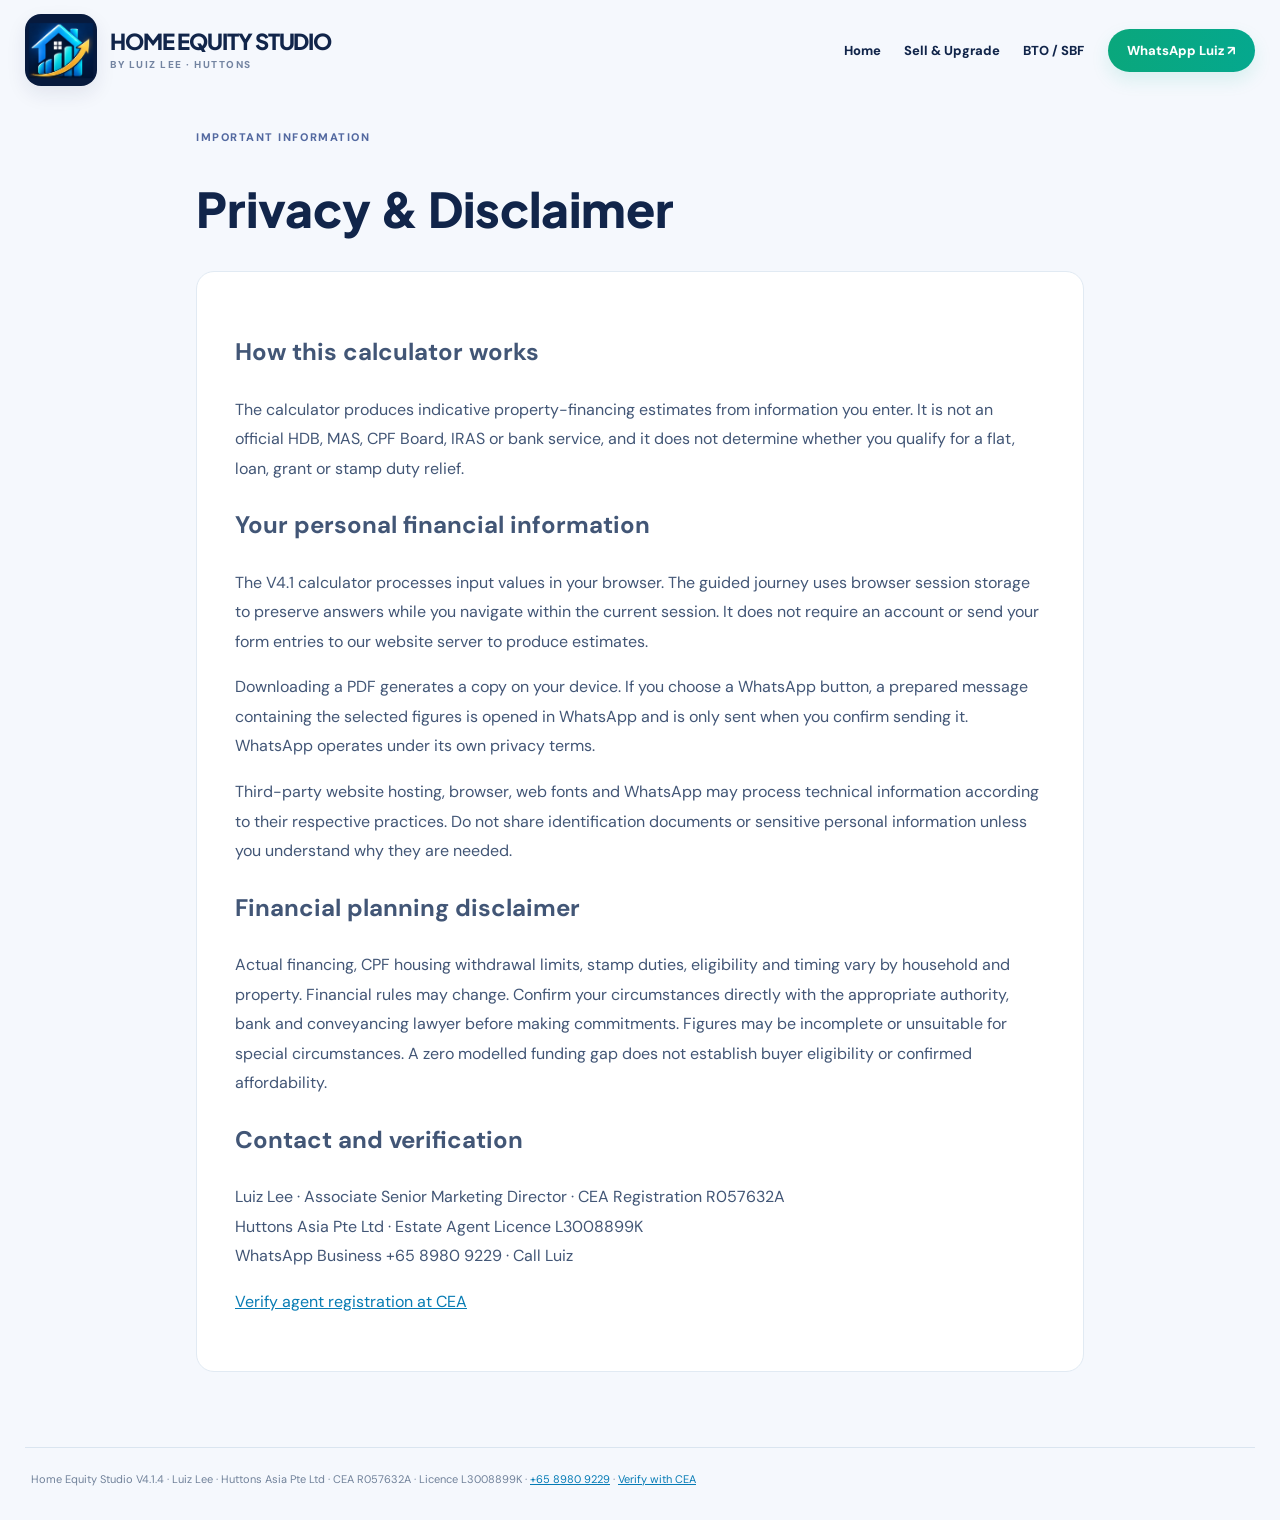
<file: privacy.html>
<!doctype html><html lang="en-SG"><head><meta charset="utf-8"><meta name="viewport" content="width=device-width,initial-scale=1"><title>Privacy & Disclaimer | Home Equity Studio</title><link rel="stylesheet" href="assets/v41-theme.css"><link rel="canonical" href="https://hdb-mop-calculator.vercel.app/privacy.html"></head><body><div class="site-shell"><header class="site-header"><a class="site-brand" href="index.html"><img src="assets/studio-symbol.webp" alt="Home Equity Studio icon"><span><strong>HOME EQUITY STUDIO</strong><small>BY LUIZ LEE · HUTTONS</small></span></a><nav class="site-nav"><a href="index.html">Home</a><a href="sell-upgrade.html">Sell &amp; Upgrade</a><a href="bto-sbf.html">BTO / SBF</a></nav><a class="site-wa" href="https://wa.me/6589809229">WhatsApp Luiz ↗</a></header><main style="max-width:900px;margin:auto;padding:25px 6px 75px"><span class="eyebrow">IMPORTANT INFORMATION</span><h1 style="font:800 clamp(32px,5vw,48px) 'Plus Jakarta Sans',sans-serif">Privacy &amp; Disclaimer</h1><div style="border:1px solid #e1eaf3;background:#fff;border-radius:18px;padding:clamp(20px,4vw,38px);line-height:1.85;color:#425676"><h2>How this calculator works</h2><p>The calculator produces indicative property-financing estimates from information you enter. It is not an official HDB, MAS, CPF Board, IRAS or bank service, and it does not determine whether you qualify for a flat, loan, grant or stamp duty relief.</p><h2>Your personal financial information</h2><p>The V4.1 calculator processes input values in your browser. The guided journey uses browser session storage to preserve answers while you navigate within the current session. It does not require an account or send your form entries to our website server to produce estimates.</p><p>Downloading a PDF generates a copy on your device. If you choose a WhatsApp button, a prepared message containing the selected figures is opened in WhatsApp and is only sent when you confirm sending it. WhatsApp operates under its own privacy terms.</p><p>Third-party website hosting, browser, web fonts and WhatsApp may process technical information according to their respective practices. Do not share identification documents or sensitive personal information unless you understand why they are needed.</p><h2>Financial planning disclaimer</h2><p>Actual financing, CPF housing withdrawal limits, stamp duties, eligibility and timing vary by household and property. Financial rules may change. Confirm your circumstances directly with the appropriate authority, bank and conveyancing lawyer before making commitments. Figures may be incomplete or unsuitable for special circumstances. A zero modelled funding gap does not establish buyer eligibility or confirmed affordability.</p><h2>Contact and verification</h2><p>Luiz Lee · Associate Senior Marketing Director · CEA Registration R057632A<br>Huttons Asia Pte Ltd · Estate Agent Licence L3008899K<br><a href="https://wa.me/6589809229">WhatsApp Business +65 8980 9229</a> · <a href="tel:+6589809229">Call Luiz</a></p><p><a href="https://www.cea.gov.sg/consumers/engaging-a-property-agent/check-if-your-property-agent-is-registered/" target="_blank" rel="noopener noreferrer" style="color:#087cb4;text-decoration:underline">Verify agent registration at CEA</a></p></div></main><footer class="site-footer">Home Equity Studio V4.1.4 · Luiz Lee · Huttons Asia Pte Ltd · CEA R057632A · Licence L3008899K · <a href="tel:+6589809229">+65 8980 9229</a> · <a href="https://www.cea.gov.sg/consumers/engaging-a-property-agent/check-if-your-property-agent-is-registered/" target="_blank" rel="noopener">Verify with CEA</a></footer></div></body></html>
</file>
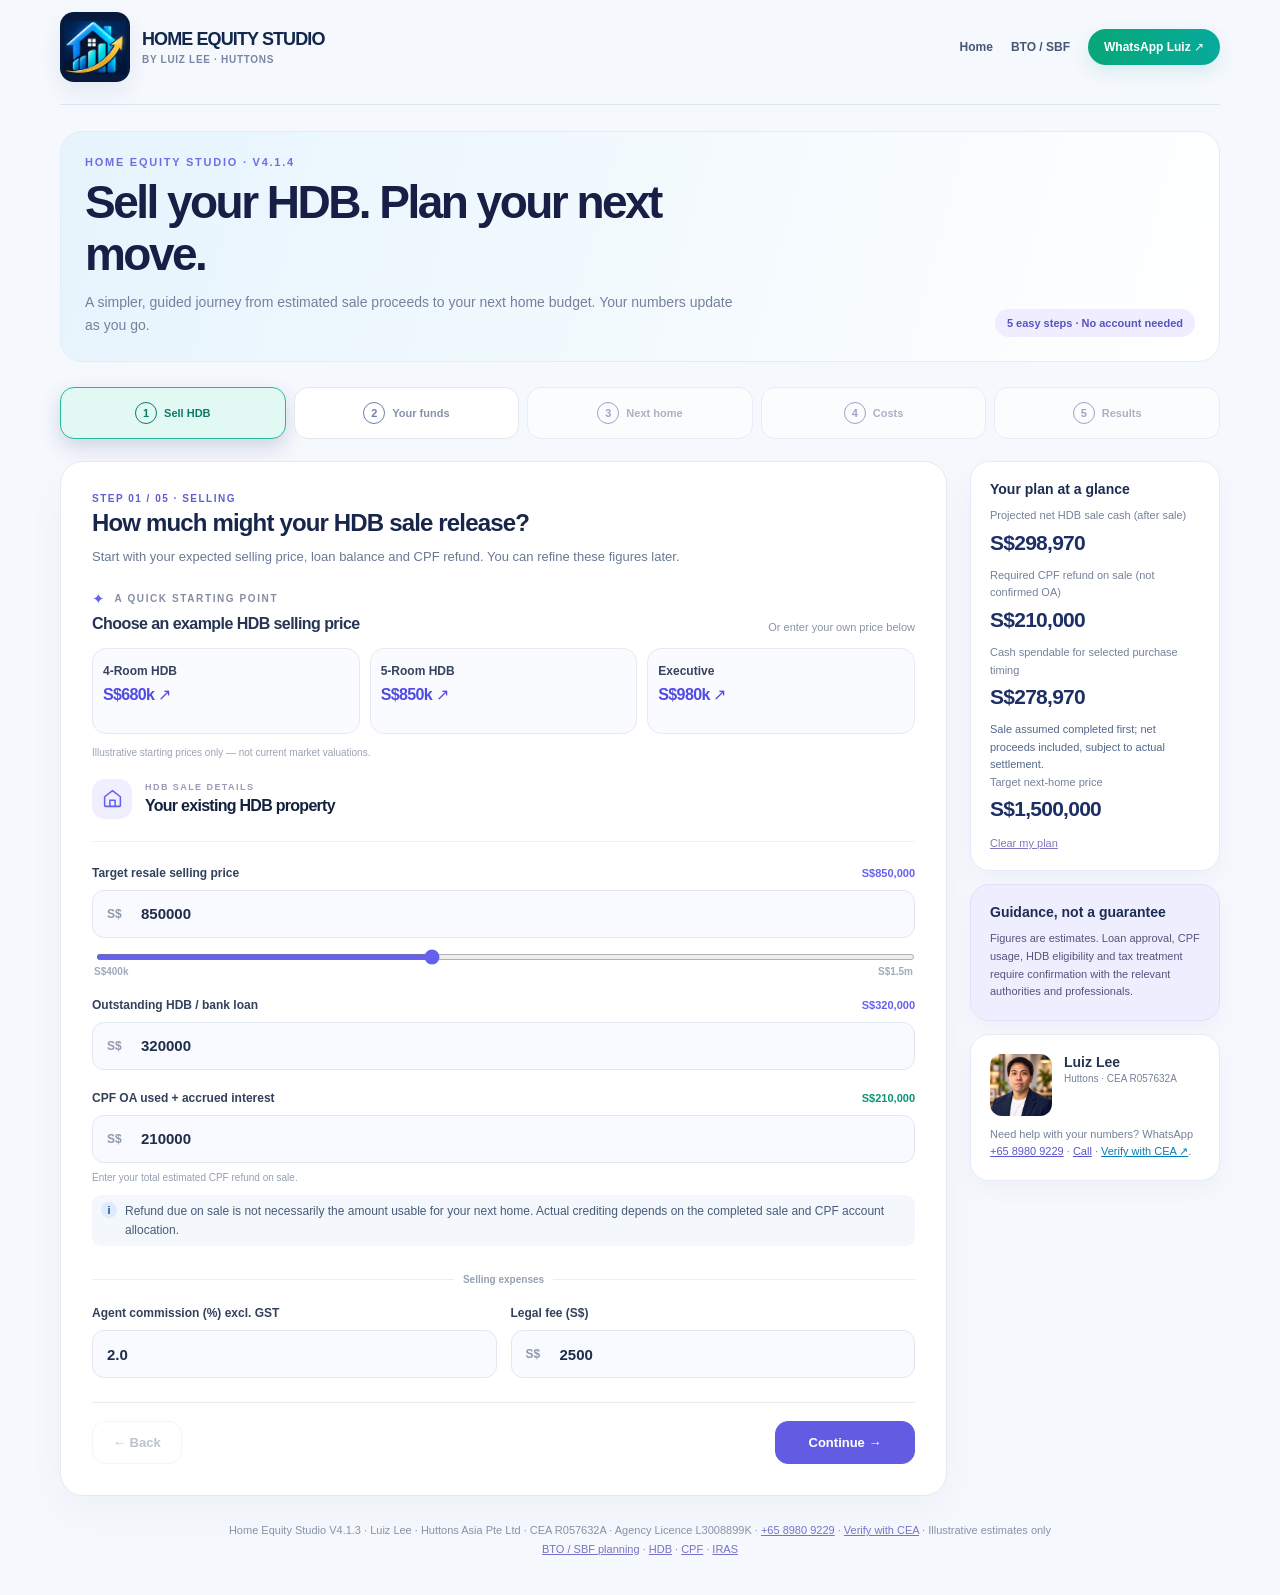
<file: sell-upgrade.html>
<!DOCTYPE html><html lang="en"><head>
<meta charset="utf-8"/>
<meta content="width=device-width, initial-scale=1.0" name="viewport"/>
<meta content="#111d39" name="theme-color"/>

<title>Home Equity Studio V4.1.4 | HDB Sell &amp; Upgrade Planner Singapore</title>
<link href="[data-uri]" rel="icon" type="image/png"/>
<style>
    :root {
      --ink:#14213d; --muted:#67748a; --faint:#8894a7; --line:#e6eaf2;
      --bg:#f5f7fc; --white:#fff; --navy:#121f3c; --navy2:#0c1730;
      --blue:#6660ef; --blue-dark:#514ae5; --pale:#f0efff;
      --green:#0c9575; --bright:#37d7bb; --danger:#e55577;
      --shadow:0 14px 48px rgba(30,46,87,.06),0 2px 10px rgba(30,46,87,.03);
      font-synthesis:none;
    }
    *{box-sizing:border-box}
    html{scroll-behavior:smooth;scroll-padding-top:22px}
    body{margin:0;background:var(--bg);color:var(--ink);font-family:'DM Sans',system-ui,-apple-system,BlinkMacSystemFont,'Segoe UI',sans-serif;-webkit-font-smoothing:antialiased}
    button,input{font:inherit}
    button{cursor:pointer}
    button:focus-visible,a:focus-visible,input:focus-visible{outline:3px solid #afaaff;outline-offset:3px}
    .container{width:min(1180px,calc(100% - 60px));margin-inline:auto}
    .topbar{height:86px;display:flex;align-items:center;justify-content:space-between;gap:16px}
    .brand{display:flex;align-items:center;gap:12px;min-width:0;text-decoration:none;color:var(--ink)}
    .logo{width:40px;height:40px;flex:none;border-radius:13px;background:var(--navy);color:#fff;display:grid;place-items:center;font-family:'Plus Jakarta Sans',sans-serif;font-weight:800;font-size:21px;letter-spacing:-.09em;box-shadow:0 5px 14px #17284a24}
    .logo span{transform:translateX(-1px)}
    .brand-name{font:800 15px/1.2 'Plus Jakarta Sans',sans-serif;letter-spacing:-.04em}
    .brand-sub{font-size:10px;letter-spacing:.19em;font-weight:800;color:#8993a6;margin-top:4px}
    .nav-side{display:flex;align-items:center;gap:22px}
    .nav-note{color:#718099;font-size:12px;font-weight:700;display:flex;align-items:flex-start;gap:7px;white-space:nowrap}.nav-note-stack{display:flex;flex-direction:column;gap:2px;line-height:1.2}.nav-version{font-size:10px;font-weight:800;color:#8a90b0;letter-spacing:.02em}
    .tiny-dot{width:7px;height:7px;border-radius:50%;background:#22c8a3;box-shadow:0 0 0 3px #22c8a31f}
    .nav-action{background:#fff;border:1px solid #e0e4ee;border-radius:100px;padding:12px 18px;font-weight:800;font-size:12px;color:var(--ink);white-space:nowrap;transition:.2s ease}
    .nav-action:hover{border-color:#9e98fe;transform:translateY(-2px)}
    .hero{background:linear-gradient(117deg,#121f3c 0%,#182750 56%,#242762 100%);border-radius:28px;min-height:310px;padding:46px 54px;position:relative;overflow:hidden;isolation:isolate;display:flex;align-items:center;justify-content:space-between;box-shadow:0 18px 50px rgba(19,32,69,.13)}
    .hero::before{content:'';position:absolute;width:540px;height:540px;border-radius:50%;background:radial-gradient(circle,#7c71ff2f 0%,#7c71ff00 68%);right:5%;top:-75%;z-index:-1}
    .hero::after{content:'';position:absolute;inset:0;opacity:.14;z-index:-1;background-image:linear-gradient(#ffffff24 1px,transparent 1px),linear-gradient(90deg,#ffffff24 1px,transparent 1px);background-size:35px 35px;mask-image:linear-gradient(90deg,transparent 45%,black 100%)}
    .hero-copy{max-width:670px;z-index:1}
    .eyebrow{display:inline-flex;align-items:center;gap:9px;letter-spacing:.16em;font-size:10px;font-weight:800;color:#b3b6ff;text-transform:uppercase}
    .eyebrow::before{content:'';display:inline-block;width:19px;height:2px;background:#7e7bff}
    h1,h2,h3,p{margin-top:0}
    h1,h2,h3{font-family:'Plus Jakarta Sans',sans-serif}
    h1{font-size:clamp(32px,4vw,51px);letter-spacing:-.065em;line-height:1.18;font-weight:800;color:#fff;max-width:690px;margin:21px 0 16px}
    h1 em{font-style:normal;background:linear-gradient(105deg,#a7abff,#56e1ca);-webkit-background-clip:text;background-clip:text;color:transparent}
    .hero p{font-size:14px;line-height:1.85;color:#b7c3db;max-width:510px;margin-bottom:0}
    .hero-art{align-self:stretch;min-width:250px;position:relative;flex:0 0 285px}
    .building{position:absolute;bottom:-55px;border:1px solid #ffffff35;border-bottom:0;border-radius:13px 13px 0 0;background:linear-gradient(135deg,#959afa25,#00debc0d);box-shadow:inset 0 0 40px #ffffff10;transform:skewY(-4deg)}
    .building.one{width:105px;height:150px;right:195px}.building.two{width:120px;height:219px;right:78px}.building.three{width:99px;height:170px;right:-18px}
    .building::before{content:'';position:absolute;inset:17px 12px;background-image:repeating-linear-gradient(to bottom,transparent 0 18px,#d0d4ff29 18px 21px),repeating-linear-gradient(90deg,transparent 0 22px,#d0d4ff29 22px 25px);opacity:.9}
    .orbit{position:absolute;right:25px;top:13px;width:178px;height:178px;border-radius:50%;border:1px solid #a4a5fd44;box-shadow:0 0 0 34px #999af010,0 0 0 70px #999af008}
    .floating-tag{position:absolute;top:51px;right:88px;background:#fff;padding:12px 16px;border-radius:15px;box-shadow:0 12px 38px #0003;min-width:170px;transform:rotate(5deg)}
    .floating-tag .tag-top{font-size:9px;letter-spacing:.14em;font-weight:800;color:#7f8ba5}
    .floating-tag .tag-middle{font-family:'Plus Jakarta Sans',sans-serif;font-size:16px;font-weight:800;color:var(--navy);margin-top:4px}
    .floating-tag .tag-bottom{font-size:10px;color:var(--green);margin-top:4px;font-weight:700}
    .hero-jump{display:none}
    .main-heading{display:flex;align-items:end;justify-content:space-between;margin:41px 0 22px;gap:20px}
    .section-kicker{font-size:10px;letter-spacing:.16em;text-transform:uppercase;color:var(--blue);font-weight:800;margin-bottom:9px}
    .main-heading h2{font-size:25px;letter-spacing:-.055em;line-height:1.25;margin:0;font-weight:800}
    .main-heading p{font-size:12px;color:var(--muted);margin:0 0 3px}
    .workspace{display:grid;grid-template-columns:minmax(0,1.07fr) minmax(360px,.93fr);gap:22px;align-items:start}
    .left-stack{display:grid;gap:20px;min-width:0}
    .panel{background:#fff;border:1px solid #e8ebf3;border-radius:22px;box-shadow:var(--shadow)}
    .preset-panel{padding:22px 25px 24px}
    .panel-overline{display:flex;align-items:center;gap:8px;font-size:10px;text-transform:uppercase;letter-spacing:.16em;font-weight:800;color:#848da1}
    .spark{color:var(--blue);font-size:15px}
    .preset-intro{display:flex;justify-content:space-between;align-items:end;gap:10px;margin-bottom:15px}
    .preset-intro h3{font-size:16px;letter-spacing:-.035em;margin:7px 0 0}
    .preset-intro p{font-size:11px;color:var(--faint);margin:0;text-align:right}
    .preset-grid{display:grid;grid-template-columns:repeat(3,minmax(0,1fr));gap:10px}
    .preset{border:1px solid #e6e9f4;background:#fafbff;border-radius:14px;padding:15px 10px;text-align:left;transition:background .2s,border-color .2s,transform .2s;display:flex;flex-direction:column;gap:7px;min-height:86px}
    .preset:hover{border-color:#928bff;background:#f3f1ff;transform:translateY(-2px)}
    .preset:active{transform:translateY(0)}
    .preset strong{font-size:12px;color:#35435d;font-weight:800}
    .preset span{font-size:16px;color:var(--blue-dark);font-family:'Plus Jakarta Sans',sans-serif;letter-spacing:-.04em;font-weight:800}
    .preset-disclaimer{font-size:10px;color:#9aa4b4;margin-top:11px;line-height:1.6}
    .form-panel{padding:26px 26px 27px}
    .panel-title{display:flex;gap:13px;align-items:center;border-bottom:1px solid #edf0f6;padding-bottom:22px;margin-bottom:22px}
    .step-icon{height:40px;width:40px;border-radius:13px;background:#f0efff;color:var(--blue);display:grid;place-items:center;flex:none}
    .step-icon.green{background:#e9f9f4;color:var(--green)}
    .step-icon svg{height:21px;width:21px;stroke:currentColor;stroke-width:1.75;fill:none;stroke-linecap:round;stroke-linejoin:round}
    .step-text{flex:1;min-width:0}.step-num{font-size:9px;font-weight:800;letter-spacing:.16em;color:#999bb8;margin-bottom:5px}
    .step-text h3{font-size:16px;letter-spacing:-.045em;margin:0;color:var(--ink);font-weight:800}
    .form-grid{display:grid;gap:19px}.field{min-width:0;position:relative}
    .field-head{display:flex;justify-content:space-between;align-items:baseline;gap:10px;min-width:0}
    .field label{display:block;font-size:12px;font-weight:800;color:#33415b;line-height:1.5;margin-bottom:8px}
    .field-hint{font-size:10px;color:#93a0b1;line-height:1.55;margin-top:7px}
    .field-head label{margin-bottom:8px}.field-head .value-echo{font-weight:800;color:var(--blue);white-space:nowrap;font-size:11px}
    .field-head .value-echo.green{color:var(--green)}
    .input-wrap{position:relative}.input-wrap .prefix{position:absolute;left:15px;top:50%;transform:translateY(-50%);color:#8e99ae;font-size:12px;font-weight:800;pointer-events:none}
    input[type=number]{display:block;width:100%;height:48px;border:1px solid #e2e7f0;background:#f9faff;color:#1e2d4a;border-radius:12px;padding:0 14px;font-size:15px;font-weight:800;outline:none;transition:border-color .2s,box-shadow .2s;font-variant-numeric:tabular-nums;-moz-appearance:textfield;appearance:textfield}
    input[type=number]::-webkit-inner-spin-button,input[type=number]::-webkit-outer-spin-button{-webkit-appearance:none;margin:0}
    .input-wrap.has-prefix input{padding-left:43px}
    input[type=number]:focus{border-color:#8e86f9;box-shadow:0 0 0 4px #6660ef16;background:#fff}
    .range-wrap{padding:8px 2px 0}
    input[type=range]{width:100%;height:6px;accent-color:var(--blue);cursor:pointer;border-radius:100px}
    .range-ends{display:flex;justify-content:space-between;font-size:10px;color:#a0aaba;font-weight:700;margin-top:2px}
    .form-duo{display:grid;grid-template-columns:repeat(2,minmax(0,1fr));gap:14px}
    .divider-note{display:flex;align-items:center;gap:9px;color:#96a0b0;font-size:10px;font-weight:700;margin:-1px 0 0}
    .divider-note::before,.divider-note::after{content:'';height:1px;background:#eceef4;flex:1}
    .result-shell{position:sticky;top:20px}
    .result-panel{background:linear-gradient(160deg,#18284b 0%,#101d38 61%,#121a36 100%);border-radius:24px;color:#fff;box-shadow:0 22px 52px #14254b26;overflow:hidden;position:relative;isolation:isolate}
    .result-panel::before{content:'';position:absolute;right:-120px;top:-145px;width:380px;height:380px;border-radius:50%;background:radial-gradient(circle,#685fff5c 0%,#685fff05 65%,transparent 70%);z-index:-1}
    .result-inner{padding:29px 28px 26px}
    .live-row{display:flex;justify-content:space-between;align-items:center;gap:12px}
    .live-title{font-weight:800;letter-spacing:.17em;font-size:10px;color:#a7b6d1}
    .live-chip{display:flex;gap:6px;align-items:center;color:#85f6d9;border:1px solid #60c6ac36;background:#42cdab16;border-radius:100px;font-size:10px;font-weight:800;padding:6px 9px;white-space:nowrap}
    .live-chip .tiny-dot{width:6px;height:6px;background:#75eebf;box-shadow:0 0 0 3px #75eebf25}
    .result-label{font-size:12px;font-weight:700;color:#c4cde3;margin-top:34px;margin-bottom:7px}
    .main-amount{font-family:'Plus Jakarta Sans',sans-serif;font-size:clamp(33px,4.2vw,47px);line-height:1.18;letter-spacing:-.065em;color:#fff;font-weight:800;overflow-wrap:anywhere;font-variant-numeric:tabular-nums}
    .result-help{font-size:11px;color:#a5b3ce;line-height:1.75;margin-top:10px;max-width:365px}
    .result-divider{height:1px;background:#ffffff20;margin:24px 0 22px}
    .cap-head{display:flex;justify-content:space-between;align-items:center;gap:10px;font-size:10px;font-weight:700;color:#bfc9df}
    .cap-head strong{color:#f1f5ff;font-size:10px;font-weight:700;white-space:nowrap}
    .stacked-bar{height:9px;border-radius:99px;overflow:hidden;display:flex;background:#394767;margin:12px 0 13px}
    .stacked-bar .cash{height:100%;width:50%;background:#a29cff;transition:width .3s}.stacked-bar .cpf{height:100%;width:50%;background:#52dcc1;transition:width .3s}
    .bar-legend{display:flex;gap:16px;color:#c2cce0;font-size:10px;font-weight:700}
    .bar-legend span{display:flex;align-items:center;gap:6px}.bar-legend i{width:7px;height:7px;border-radius:3px;display:inline-block;background:#a29cff}.bar-legend span:last-child i{background:#52dcc1}
    .result-tiles{display:grid;grid-template-columns:1fr 1fr;gap:11px;margin-top:21px}
    .mini-tile{background:#ffffff0b;border:1px solid #ffffff15;border-radius:14px;padding:16px 14px;min-width:0}
    .mini-label{font-size:10px;color:#acbad3;line-height:1.5;min-height:30px}
    .mini-value{font-size:clamp(14px,1.45vw,18px);font-weight:800;font-family:'Plus Jakarta Sans',sans-serif;letter-spacing:-.045em;margin-top:8px;overflow-wrap:anywhere;font-variant-numeric:tabular-nums}
    .mini-value.mint{color:#77e8c8}.mini-value.lavender{color:#bcb7ff}
    .loan-rows{display:grid;gap:16px;margin-top:18px}
    .loan-line{display:flex;justify-content:space-between;align-items:baseline;gap:13px;color:#b8c5dc;font-size:11px}
    .loan-line .value{color:#fff;font-size:13px;font-weight:800;white-space:nowrap;font-variant-numeric:tabular-nums}
    .loan-line .label{max-width:65%;line-height:1.5}
    .highlight-quantum{background:linear-gradient(130deg,#f7f8ff 0%,#e8fff8 100%);border-radius:17px;padding:20px 19px;margin-top:25px;color:var(--ink);border:1px solid #ffffff99;box-shadow:0 7px 30px #00000015}
    .quantum-heading{display:flex;gap:7px;align-items:center;color:#52617d;font-size:10px;letter-spacing:.06em;font-weight:800;text-transform:uppercase}
    .quantum-heading .arrow{color:var(--green);font-size:15px}
    .quantum-value{color:#176f61;font-size:clamp(28px,3.2vw,36px);letter-spacing:-.06em;font-family:'Plus Jakarta Sans',sans-serif;line-height:1.35;font-weight:800;margin-top:5px;overflow-wrap:anywhere;font-variant-numeric:tabular-nums}
    .quantum-note{color:#7e899c;font-size:10px;line-height:1.6;margin-top:4px}
    .cta{border:0;width:100%;min-height:52px;display:flex;justify-content:center;align-items:center;gap:11px;border-radius:13px;background:#30cc9c;color:#07382e;padding:14px 12px;font-weight:800;font-size:12px;box-shadow:0 10px 26px #00b78736;margin-top:20px;transition:.2s}
    .cta:hover{background:#5be1b7;transform:translateY(-2px);box-shadow:0 13px 30px #00b7874d}
    .cta svg{width:19px;height:19px;fill:currentColor}
    .cta-caption{font-size:10px;color:#aab9d0;text-align:center;margin:11px 0 0;line-height:1.5}
    .footnote-row{margin:23px 0 24px;display:flex;gap:12px;align-items:start;padding:19px 20px;background:#eeeffb;border:1px solid #e1e3f7;border-radius:16px}
    .footnote-row .info{color:var(--blue);background:#dedcff;font-size:11px;font-weight:900;border-radius:50%;display:grid;place-items:center;width:21px;height:21px;flex:none}
    .footnote-row p{font-size:11px;line-height:1.8;color:#65718d;margin:0}
    .footnote-row strong{color:#3d4665}
    .advisor{display:flex;justify-content:space-between;align-items:center;gap:25px;padding:23px 26px 22px;margin:0 0 33px;background:#fff;border:1px solid #e8ebf3;border-radius:20px;box-shadow:var(--shadow)}
    .advisor-left{display:flex;align-items:center;gap:13px;min-width:0}
    .advisor-avatar{display:grid;place-items:center;flex:none;width:48px;height:48px;border-radius:15px;background:#eceaff;color:#645bdf;font-family:'Plus Jakarta Sans',sans-serif;font-size:17px;font-weight:800}
    .advisor .advisor-title{font-size:13px;font-weight:800;color:#2b3651;margin-bottom:3px}
    .advisor .advisor-sub{font-size:11px;line-height:1.65;color:#8a94a7}
    .advisor-btn{border:1px solid #dcdff0;border-radius:11px;background:#fff;color:#30426c;font-size:11px;font-weight:800;white-space:nowrap;padding:12px 16px;transition:.2s}
    .advisor-btn:hover{background:#f2f0ff;border-color:#9e98fc}
    .site-footer{display:flex;justify-content:space-between;align-items:center;gap:16px;padding:0 0 33px;color:#9ba5b5;font-size:10px;line-height:1.65}
    .site-footer strong{color:#758098}
    /* Contact-focused advisor identity — styling only, no calculation changes. */
    .hero-agent{flex:0 0 254px;align-self:center;position:relative;z-index:1}
    .hero-agent-card{padding:13px;border:1px solid #ffffff35;background:#ffffff16;border-radius:23px;box-shadow:0 18px 45px #00000025;backdrop-filter:blur(14px)}
    .hero-agent-photo{display:block;width:100%;height:auto;aspect-ratio:1 / 1;object-fit:cover;object-position:center center;border-radius:16px;background:#ccd1dc}
    .hero-agent-desc{padding:13px 3px 2px}
    .hero-agent-kicker{display:block;color:#a4eeda;font-weight:800;letter-spacing:.13em;text-transform:uppercase;font-size:9px;margin-bottom:7px}
    .hero-agent-name{font:800 18px/1.3 'Plus Jakarta Sans',sans-serif;letter-spacing:-.04em;color:white}
    .hero-agent-credentials{font-size:10px;color:#bdcbe3;line-height:1.5;margin-top:3px}
    .hero-agent-link{margin-top:11px;color:#5ef0c5;text-decoration:none;display:inline-flex;align-items:center;gap:7px;font-weight:800;font-size:11px}
    .hero-agent-link:hover{text-decoration:underline}
    .hero-agent-link svg{width:15px;height:15px;fill:currentColor}
    .advisor-avatar{overflow:hidden;background:#e9edfc}
    .advisor-avatar img{display:block;width:100%;height:100%;object-fit:cover;object-position:50% 40%}
    .advisor-phone{display:inline-block;margin-top:5px;color:#167a64;font-weight:800;text-decoration:none}
    .advisor-phone:hover{text-decoration:underline}
    .advisor-btn{background:#21c394;border-color:#21c394;color:#063e31;display:inline-flex;align-items:center;justify-content:center;gap:8px}
    .advisor-btn:hover{background:#58deb2;border-color:#58deb2}
    .advisor-btn svg{width:16px;height:16px;fill:currentColor}
    .result-contact{display:flex;align-items:center;gap:9px;margin-top:17px;padding:12px;border:1px solid #ffffff23;border-radius:12px;background:#ffffff0a}
    .result-contact .result-contact-avatar{width:35px;height:35px;border-radius:10px;flex:none;object-fit:cover;object-position:50% 40%}
    .result-contact-copy{min-width:0;flex:1}
    .result-contact strong{display:block;font-size:11px;color:#ffffff}
    .result-contact span{font-size:10px;display:block;color:#a6c4d5;margin-top:3px}
    @media(min-width:981px) and (max-height:800px){.result-shell{position:static}}
    @media(min-width:801px) and (max-width:1050px){.hero-agent{flex-basis:215px}}
    @media(max-width:1050px){.container{width:min(1120px,calc(100% - 42px))}.hero{padding:38px}.hero-art{flex-basis:205px;min-width:205px}.floating-tag{right:5px}.building.one{right:140px}.building.two{right:40px}.building.three{right:-60px}.workspace{grid-template-columns:minmax(0,1fr) minmax(325px,.9fr);gap:16px}.result-inner{padding:25px 20px}}
    @media(max-width:800px){.nav-note{display:flex}.nav-note-stack{gap:1px}.nav-version{font-size:9px}.hero{min-height:0;padding:39px 31px}.hero-art{display:none}.hero-agent{flex:0 0 190px;max-width:190px}.hero-agent-card{padding:10px}.hero-agent-desc{padding:10px 3px 3px}.workspace{grid-template-columns:1fr;gap:20px}.result-shell{position:static}.main-heading{margin-top:32px}.main-heading h2{font-size:23px}.result-inner{padding:27px 28px}.main-amount{font-size:43px}.mini-value{font-size:19px}.advisor{margin-bottom:20px}}
    @media(max-width:520px){.container{width:calc(100% - 26px)}.topbar{height:74px}.brand{gap:9px}.logo{width:37px;height:37px;border-radius:11px}.brand-name{font-size:13px}.brand-sub{font-size:9px}.nav-side{gap:0}.nav-action{padding:10px 11px;font-size:10px}.hero{padding:32px 24px 34px;border-radius:21px}.hero .eyebrow{font-size:9px}.hero h1{font-size:34px;margin:16px 0 11px}.hero p{font-size:12px;line-height:1.75}.hero-jump{display:inline-flex;align-items:center;gap:8px;margin-top:19px;background:#ffffff1c;border:1px solid #ffffff2a;color:#e9e9ff;border-radius:30px;padding:10px 14px;font-size:11px;font-weight:800;text-decoration:none}.hero{display:block}.hero-agent{max-width:none;width:100%;margin-top:24px}.hero-agent-card{display:flex;align-items:center;gap:14px;padding:11px}.hero-agent-photo{height:88px;width:88px;flex:0 0 88px;border-radius:12px}.hero-agent-desc{padding:0;min-width:0}.hero-agent-kicker{font-size:8px;margin-bottom:4px}.hero-agent-name{font-size:16px}.hero-agent-credentials{font-size:9px}.hero-agent-link{margin-top:6px;font-size:12px}.main-heading{display:block;margin:30px 3px 19px}.main-heading h2{font-size:21px}.main-heading p{margin-top:9px;line-height:1.65}.preset-panel{padding:20px 17px}.preset-intro h3{font-size:14px}.preset-intro p{display:none}.preset-grid{gap:7px}.preset{min-height:80px;padding:13px 9px}.preset strong{font-size:11px}.preset span{font-size:14px}.form-panel{padding:22px 18px}.panel-title{padding-bottom:18px}.step-text h3{font-size:14px}.form-grid{gap:17px}.field label{font-size:11px}.field-head .value-echo{font-size:10px}.form-duo{gap:10px}.form-duo .field label{min-height:35px}.result-panel{border-radius:21px}.result-inner{padding:24px 19px 25px}.result-label{margin-top:29px}.main-amount{font-size:37px}.mini-value{font-size:16px}.loan-line .value{font-size:12px}.quantum-value{font-size:32px}.advisor{padding:18px;align-items:start;flex-direction:column;gap:14px}.advisor-btn{width:100%}.footnote-row{padding:16px}.site-footer{display:block;text-align:center}.site-footer span{display:block;margin-bottom:7px}}
    @media(prefers-reduced-motion:reduce){html{scroll-behavior:auto}*,*:before,*:after{transition:none!important;animation:none!important}}

    /* Cross-browser calculation controls + clear, actionable feedback. */
    input[type="text"][data-numeric="currency"]{display:block;width:100%;height:48px;border:1px solid #e2e7f0;background:#f9faff;color:#1e2d4a;border-radius:12px;padding:0 14px;font-size:15px;font-weight:800;outline:none;transition:border-color .2s,box-shadow .2s;font-variant-numeric:tabular-nums}
    input[type="text"][data-numeric="currency"]:focus{border-color:#8e86f9;box-shadow:0 0 0 4px #6660ef16;background:#fff}
    input[aria-invalid="true"]{border-color:#e45762!important;box-shadow:0 0 0 3px #e457621a!important}
    .live-controls{display:flex;align-items:center;justify-content:flex-end;gap:8px;flex-wrap:wrap}
    .recalc-btn{color:#f1f5ff;border:1px solid #ffffff42;background:#ffffff12;border-radius:999px;padding:7px 10px;font-size:10px;font-weight:800;white-space:nowrap;cursor:pointer}
    .recalc-btn:hover,.recalc-btn:focus-visible{background:#ffffff2a;outline-offset:2px}
    .calc-alert{font-size:12px;font-weight:700;line-height:1.6;background:#fff0ed;color:#9b2c30;border:1px solid #f7c4c4;border-radius:12px;margin:0 0 18px;padding:13px 17px}
    .calc-alert[hidden]{display:none!important}
    @media(max-width:520px){.live-row{align-items:flex-start;flex-wrap:wrap}.live-controls{justify-content:flex-start}}
  
    /* FIX: Numeric text inputs were styled after .has-prefix, resetting their padding.
       Keep the currency prefix in its own space at every browser size. */
    .input-wrap.has-prefix > input[data-numeric="currency"] {
      padding-left: 48px;
      padding-inline-start: 48px;
    }
    .input-wrap.has-prefix > .prefix {
      left: 15px;
      white-space: nowrap;
      z-index: 1;
    }

    /* Approved Home Equity Studio brand and responsive results report downloads */
    .topbar .logo{width:56px;height:56px;border-radius:15px;background:transparent;box-shadow:0 4px 12px rgba(22,43,78,.13);overflow:hidden;}
    .logo img{width:100%;height:100%;object-fit:contain;display:block}
    .topbar .brand-name{font-size:15px}
    .hero-slogan{color:#e6bd66;font-size:11px;font-weight:800;letter-spacing:.14em;margin:14px 0 -11px}
    .hero-slogan span{color:#9bc6d8;margin-inline:5px}
    .pdf-section{margin-top:17px;background:#ffffff0b;border:1px solid #ffffff23;border-radius:17px;padding:18px 15px 16px}
    .pdf-title{display:flex;align-items:center;gap:9px;color:#f6f8ff;font:800 13px/1.45 'Plus Jakarta Sans',sans-serif}
    .pdf-icon{height:31px;width:31px;border-radius:9px;background:#b6b1ff28;border:1px solid #afaaff42;display:grid;place-items:center;color:#c6c4ff;font-size:19px}
    .pdf-desc{font-size:11px;line-height:1.6;color:#acbad2;margin:8px 0 14px}
    .pdf-actions{display:grid;grid-template-columns:1fr 1fr;gap:9px}
    .pdf-button{min-width:0;text-align:left;background:#fff;color:#21314f;border:1px solid #ffffff50;border-radius:12px;padding:13px 12px;display:flex;align-items:center;gap:10px;transition:transform .15s ease,background .15s ease}
    .pdf-button:hover{transform:translateY(-2px);background:#f3f4ff}
    .pdf-button:disabled{opacity:.65;cursor:wait}
    .pdf-button b{display:block;font-size:12px;white-space:nowrap;font-weight:800}
    .pdf-button small{font-size:9px;color:#66758b;display:block;margin-top:4px;white-space:normal;line-height:1.3}
    .pdf-button .dl-icon{height:29px;width:29px;flex:0 0 29px;border-radius:8px;background:#efedff;color:#5953d7;display:grid;place-items:center;font-weight:800;font-size:16px}
    .pdf-privacy{font-size:10px;line-height:1.55;color:#9cb0ce;margin:11px 0 0}
    .pdf-privacy:before{content:'●';font-size:8px;color:#64e6c6;padding-right:6px}
    @media(max-width:420px){.pdf-actions{grid-template-columns:1fr}.pdf-button{padding:13px}}
    @media(max-width:540px){.topbar .logo{height:45px;width:45px;border-radius:12px}.topbar .brand-name{font-size:12px}.topbar .brand-sub{letter-spacing:.11em;font-size:8px}.hero-slogan{font-size:10px;letter-spacing:.1em}}

    /* Version 2: larger, crisp full-logo presentation without competing with the title */
    .topbar{min-height:104px;height:auto;padding-block:12px}
    .topbar .brand{gap:16px}
    .topbar .logo{width:82px;height:82px;border-radius:21px;box-shadow:0 7px 21px rgba(16,35,76,.14)}
    .topbar .brand-name{font-size:17px;line-height:1.23}
    .topbar .brand-sub{font-size:10px}
    @media(max-width:800px){.topbar{min-height:92px;padding-block:9px}}
    @media(max-width:540px){
      .topbar{min-height:83px;padding-block:9px}
      .topbar .brand{gap:9px}
      .topbar .logo{width:64px;height:64px;border-radius:17px}
      .topbar .brand-name{font-size:12px;letter-spacing:-.035em}
      .topbar .brand-sub{font-size:8px;letter-spacing:.06em}
    }
    @media(max-width:350px){.topbar .logo{width:57px;height:57px}.topbar .brand-name{font-size:11px}.topbar .nav-action{font-size:9px;padding:9px}}
    .capital-note{font-size:11px;line-height:1.65;color:#b0c7e1;margin:-7px 0 9px}
    .loan-note{margin:7px 0 12px;color:#adbfda;font-size:11px;line-height:1.65}
    .field-hint>a{color:#5651d7}
    .input-wrap.has-prefix #additionalCash{padding-left:48px;padding-inline-start:48px}
    .loan-assumption{font-size:11px;line-height:1.6;background:#f5f9ff;border-radius:12px;color:#63748f;padding:11px 13px;margin:-3px 0 2px}
  </style>
<style>
/* V3 affordability demo enhancements */
.demo-notice{margin:12px 0 0;padding:11px 15px;background:#fff8e7;border:1px solid #f4dba5;border-radius:12px;color:#886020;font-size:12px;line-height:1.6}
.panel.demo-panel{border:1px solid #dfe6f6;background:linear-gradient(145deg,#ffffff 0%,#fbfcff 100%)}
.demo-heading{display:flex;align-items:center;gap:12px;margin-bottom:18px}.demo-heading .demo-glyph{width:42px;height:42px;border-radius:13px;background:#e8e7ff;color:#625bea;display:grid;place-items:center;font-size:21px;font-weight:900}
.demo-step{letter-spacing:.14em;font-size:10px;font-weight:900;color:#898eae}.demo-heading h3{margin:4px 0 0;font-size:18px;color:#18294e;letter-spacing:-.035em}.demo-sub{margin:0 0 20px;color:#687893;font-size:12px;line-height:1.65}
.mode-buttons{display:grid;grid-template-columns:repeat(3,minmax(0,1fr));gap:8px;margin:0 0 20px}.mode-buttons button{padding:13px 6px;border:1.5px solid #e2e7f2;border-radius:14px;background:white;color:#34456b;font-weight:800;font-size:12px;cursor:pointer;transition:.2s;min-width:0;line-height:1.35}.mode-buttons button[aria-pressed=true]{color:#3530ad;background:#f0efff;border-color:#7970ec;box-shadow:0 3px 12px #6658de19}.mode-buttons small{font-weight:600;color:#8492af;font-size:10px;display:block;margin-top:4px}.demo-grid{display:grid;grid-template-columns:repeat(2,minmax(0,1fr));gap:15px}.demo-field{min-width:0}.demo-field label{display:block;font-size:11px;line-height:1.45;font-weight:800;color:#2a3857;margin-bottom:8px}.demo-field input,.demo-field select{width:100%;min-width:0;border:1.5px solid #e2e8f3;border-radius:12px;background:#f8faff;color:#142a4d;font-size:14px;font-weight:750;padding:12px 13px;min-height:46px;outline:none;transition:.2s;font-family:inherit}.demo-field input:focus,.demo-field select:focus{border-color:#776cf5;box-shadow:0 0 0 3px #776cf51a}.demo-field input[aria-invalid=true]{border-color:#db3f53}.demo-field .hint{margin-top:6px;font-size:10px;line-height:1.55;color:#8c96aa}.demo-field.full{grid-column:1/-1}.demo-divider{display:flex;align-items:center;gap:9px;margin:24px 0 16px;color:#7382a5;font-size:10px;font-weight:900;letter-spacing:.09em;text-transform:uppercase}.demo-divider:before,.demo-divider:after{content:'';height:1px;background:#e8edf7;flex:1}.demo-ec-note{background:#edf8f4;border:1px solid #caeade;border-radius:12px;padding:12px 14px;font-size:11px;line-height:1.65;color:#256b5b;margin:13px 0 18px}.demo-link{color:#5455c6;text-decoration:underline;text-underline-offset:2px}.demo-help{margin-top:20px;border-top:1px solid #e8edf7;padding-top:13px;color:#8591a7;font-size:11px;line-height:1.7}
.demo-result{margin:22px 0 4px;border:1px solid #dce8f6;border-radius:18px;padding:18px;background:#f8fbff;color:#1b2f53}.demo-result-title{display:flex;align-items:center;justify-content:space-between;gap:6px;font-weight:850;font-size:14px;letter-spacing:-.01em}.demo-pill{font-size:10px;letter-spacing:.03em;border:1px solid #c4e9d8;background:#e8fbf4;padding:6px 10px;border-radius:99px;font-weight:900;color:#087856;white-space:nowrap}.demo-pill.fail{color:#a84037;border-color:#ffd7d0;background:#fff0ed}.demo-pill.caution{color:#9a620a;border-color:#ffe5ba;background:#fff7e9}.demo-key-figure{font-weight:900;letter-spacing:-.045em;font-size:34px;color:#202b70;margin:8px 0 3px;overflow-wrap:anywhere}.demo-tiny{font-size:11px;color:#64758f;line-height:1.6}.demo-twocol{display:grid;grid-template-columns:1fr 1fr;gap:8px;margin-top:14px}.demo-tile{border:1px solid #e1e9f5;border-radius:11px;background:white;padding:11px 10px;min-width:0}.demo-tile-label{font-size:10px;color:#78859b;font-weight:700;line-height:1.4}.demo-tile-value{font-size:16px;font-weight:900;margin-top:6px;overflow-wrap:anywhere;color:#182d4e}.demo-hr{height:1px;background:#e0e6f0;margin:16px 0}.demo-line{display:flex;align-items:baseline;justify-content:space-between;gap:9px;margin:10px 0;font-size:11px;color:#66758d;line-height:1.45}.demo-line strong{font-size:12px;color:#1b2e50;text-align:right;white-space:nowrap}.demo-alert{margin-top:13px;border-left:3px solid #e2af58;border-radius:6px;background:#fff8e8;padding:11px 12px;color:#795520;font-size:10.5px;line-height:1.55}.demo-alert.positive{background:#ecfaf3;border-color:#2bbf8d;color:#216c54}.demo-alert strong{font-weight:850}.demo-source{margin-top:12px;font-size:10px;line-height:1.65;color:#71809c}.demo-source a{color:#5159c6;text-decoration:underline}.new-ec-only{display:none}.new-ec-only.visible{display:block}.demo-figure{font-variant-numeric:tabular-nums}
@media(max-width:740px){.mode-buttons button{font-size:11px;padding:12px 4px}.demo-grid{gap:10px}.demo-heading h3{font-size:16px}.demo-key-figure{font-size:30px}}
@media(max-width:380px){.mode-buttons{gap:5px}.mode-buttons button{font-size:10px}.demo-tile-value{font-size:13px}.demo-result{padding:13px}.demo-grid{grid-template-columns:1fr}}
</style>
<meta content="index,follow,max-image-preview:large" name="robots"/>
<meta content="Luiz Lee, Huttons" name="author"/>
<meta content="SG" name="geo.region"/>
<meta content="Singapore" name="geo.placename"/>
<meta content="website" property="og:type"/>


<meta content="en_SG" property="og:locale"/>
<meta content="summary" name="twitter:card"/>
<meta content="Home Equity Studio | HDB Resale, Condo &amp; New EC Calculator" name="twitter:title"/>
<style>
/* V3 review: 2 selectable pathways and responsive advisor photo */
.mode-buttons{grid-template-columns:repeat(2,minmax(0,1fr))}
.advisor-left{align-items:center;gap:16px;min-width:0}
.advisor-avatar{width:90px;height:90px;border-radius:19px;flex:0 0 90px;overflow:hidden;box-shadow:0 9px 24px rgba(24,41,78,.14)}
.advisor-avatar img{width:100%;height:100%;object-fit:cover;object-position:center 35%}
.advisor-title{font-size:15px;line-height:1.3}
.advisor-sub{font-size:12px;line-height:1.65}
.v3faq{margin:30px 0 20px;padding:clamp(22px,4vw,38px);background:#fff;border:1px solid #e6eaf5;border-radius:24px;box-shadow:0 12px 32px #192b5110;color:#1d3050}
.v3faq-kicker{letter-spacing:.13em;color:#635dde;font-size:10px;font-weight:850}
.v3faq h2{font-size:clamp(21px,2.5vw,29px);margin:8px 0 20px;letter-spacing:-.045em}
.v3faq details{border-top:1px solid #e8ecf3;padding:13px 0}
.v3faq summary{cursor:pointer;font-size:13px;font-weight:800;line-height:1.6}
.v3faq p{font-size:12px;line-height:1.75;color:#65748f;margin:8px 0 0}
.v3faq-sources a{color:#5853bd;text-underline-offset:2px}
@media(max-width:820px){.advisor-avatar{width:82px;height:82px;flex-basis:82px}.advisor{gap:15px}.advisor-btn{min-width:0}}
@media(max-width:520px){.advisor-avatar{width:76px;height:76px;flex-basis:76px;border-radius:16px}.advisor-left{align-items:center;gap:12px}.advisor-title{font-size:13px}.advisor-sub{font-size:10.5px}.advisor{padding:17px}.advisor-btn{width:100%;text-align:center}.v3faq{border-radius:17px;margin-top:18px}}
@media(max-width:350px){.advisor-avatar{width:64px;height:64px;flex-basis:64px}.advisor-left{gap:9px}}
</style><meta content="2026-10-27" name="date"/>
<style id="header-responsive-final">
/* Consistent, deliberately compact header for iPhone, iPad and desktop. */
.topbar{display:flex;align-items:center;justify-content:space-between;gap:18px;min-height:104px;height:auto;padding:12px 0}
.topbar .brand{min-width:0;flex:0 1 auto;gap:14px;align-items:center}
.topbar .logo{height:76px;width:76px;flex:0 0 76px;border-radius:19px}
.topbar .brand-text{min-width:0}
.topbar .brand-name{font-size:16px;line-height:1.19;letter-spacing:-.035em;white-space:normal}
.topbar .brand-sub{font-size:9px;line-height:1.35;letter-spacing:.11em;margin-top:5px}
.topbar .nav-side{display:flex;align-items:center;justify-content:flex-end;flex:0 0 auto;gap:17px}
.topbar .nav-note{display:block;font-size:11px;text-align:right;line-height:1.35;white-space:normal}
.topbar .nav-note-stack{display:flex;flex-direction:column;align-items:flex-end;gap:3px}
.topbar .nav-version{font-size:10px;font-weight:700;color:#7886a1;letter-spacing:0}
.topbar .nav-action{display:inline-flex;align-items:center;justify-content:center;gap:5px;flex:0 0 auto;border-color:#b6b1f3;color:#1c2751;padding:12px 15px;text-decoration:none;font-size:12px;border-radius:999px}
.topbar .nav-arrow{font-size:14px}
@media(max-width:920px){
 .topbar .logo{width:65px;height:65px;flex-basis:65px}
 .topbar .brand{gap:10px}
 .topbar .brand-name{font-size:14px}
 .topbar .nav-side{gap:12px}
 .topbar .nav-note{font-size:10px}
 .topbar .nav-version{font-size:9px}
 .topbar .nav-action{font-size:11px;padding:11px 13px}
}
@media(max-width:620px){
 .topbar{min-height:94px;gap:7px;padding:12px 0;align-items:center}
 .topbar .brand{flex:1 1 auto;min-width:0;gap:8px}
 .topbar .logo{width:57px;height:57px;flex-basis:57px;border-radius:14px}
 .topbar .brand-name{font-size:12px;line-height:1.2;letter-spacing:-.045em;}
 .topbar .brand-name span{display:block}
 .topbar .brand-sub{font-size:8px;line-height:1.3;letter-spacing:.01em;margin-top:4px}
 .topbar .nav-side{flex:0 0 131px;min-width:0;display:flex;flex-direction:column-reverse;align-items:flex-end;justify-content:center;gap:6px}
 .topbar .nav-action{font-size:10.5px;padding:10px 10px;white-space:nowrap;min-height:37px}
 .topbar .nav-note{text-align:right;font-size:9px;line-height:1.18}
 .topbar .nav-note-stack{align-items:flex-end;gap:2px}
 .topbar .nav-version{font-size:8.5px}
}
@media(max-width:360px){
 .topbar .logo{width:52px;height:52px;flex-basis:52px;border-radius:13px}
 .topbar .brand{gap:6px}
 .topbar .brand-name{font-size:11px}
 .topbar .brand-sub{font-size:7.4px}
 .topbar .nav-side{flex-basis:116px;gap:5px}
 .topbar .nav-action{font-size:9.5px;padding:9px 8px;min-height:35px}
 .topbar .nav-arrow{font-size:11px}
 .topbar .nav-note{font-size:8px}
 .topbar .nav-version{font-size:8px}
}
</style>
<meta content="https://hdb-mop-calculator.vercel.app/" property="og:url"/><script type="application/ld+json">{"@context": "https://schema.org", "@graph": [{"@type": "WebSite", "name": "Home Equity Studio", "url": "https://hdb-mop-calculator.vercel.app/", "inLanguage": "en-SG", "description": "Singapore HDB sale proceeds and next-home affordability planning"}, {"@type": "SoftwareApplication", "name": "Home Equity Studio", "url": "https://hdb-mop-calculator.vercel.app/", "applicationCategory": "FinanceApplication", "operatingSystem": "Web", "isAccessibleForFree": true, "inLanguage": "en-SG", "description": "Indicative home-sale-to-purchase calculator for Singapore resale HDB, private condominiums and new Executive Condominiums, including CPF savings, loan caps and stamp duties.", "areaServed": {"@type": "Country", "name": "Singapore"}, "creator": {"@type": "Person", "name": "Luiz Lee", "affiliation": {"@type": "Organization", "name": "Huttons"}}}, {"@type": "FAQPage", "mainEntity": [{"@type": "Question", "name": "When can I sell my HDB flat after MOP?", "acceptedAnswer": {"@type": "Answer", "text": "You can sell only after meeting the MOP and other HDB resale conditions. Standard and older unclassified flats typically have a 5-year MOP; Plus and Prime flats can have a 10-year MOP. Check your flat classification and HDB records."}}, {"@type": "Question", "name": "How much CPF OA can I use when buying my next home?", "acceptedAnswer": {"@type": "Answer", "text": "CPF from a completed sale and existing OA savings may be used, subject to CPF housing limits, remaining lease, valuation and retirement rules. Money refunded after age 55 may first top up your Retirement Account."}}, {"@type": "Question", "name": "How does HDB resale financing differ from a private condo?", "acceptedAnswer": {"@type": "Answer", "text": "Resale HDB bank loans generally use both 30% MSR and 55% TDSR. HDB housing loans use HDB eligibility and loan rules. Private condominiums generally use TDSR and LTV rather than MSR."}}, {"@type": "Question", "name": "How is Buyers Stamp Duty (BSD) calculated?", "acceptedAnswer": {"@type": "Answer", "text": "Singapore residential BSD applies marginal tax rates to the higher of the agreed price and market value. Your actual stamp duty depends on the transaction value and prevailing IRAS rules."}}, {"@type": "Question", "name": "Will I pay ABSD when replacing my HDB with another home?", "acceptedAnswer": {"@type": "Answer", "text": "ABSD depends on citizenship, property count at purchase and any applicable relief or remission. Selling first can change the property count; married-couple refund conditions are separate. Verify with IRAS."}}, {"@type": "Question", "name": "Can I buy a resale HDB without taking a housing loan?", "acceptedAnswer": {"@type": "Answer", "text": "Yes, eligible buyers may pay using eligible CPF savings and cash. A valid HFE letter and HDB purchase conditions still apply; cash-over-valuation must be funded in cash."}}]}]}</script><style>
/* Home Equity Studio V3.2 responsive three-way financing */
.mode-buttons{grid-template-columns:repeat(3,minmax(0,1fr))}
.mode-buttons button{overflow-wrap:anywhere;min-height:74px}
#hdbFinanceFields.visible{display:block}
.v32-footnote{font-size:11px;color:#7787a0;line-height:1.6}
@media(max-width:700px){.mode-buttons{grid-template-columns:repeat(3,minmax(0,1fr));gap:6px}.mode-buttons button{font-size:11px;padding:10px 4px}.mode-buttons small{font-size:9px}}
@media(max-width:380px){.mode-buttons{grid-template-columns:1fr}.mode-buttons button{min-height:46px;display:flex;justify-content:space-between;align-items:center;text-align:left;padding:10px 13px}.mode-buttons small{margin:0;text-align:right;max-width:50%}}
@media(max-width:550px){.demo-result .demo-line{flex-wrap:wrap;gap:3px}.demo-result .demo-line strong{margin-left:auto}.demo-grid{grid-template-columns:1fr}}
</style><meta content="Calculate your Singapore HDB sale proceeds, CPF refund and budget to buy a resale HDB flat, private home or new EC. Guided financial planner by Luiz Lee, Huttons." name="description"/><meta content="#141d42" name="theme-color"/><meta content="Home Equity Studio | HDB Sell &amp; Upgrade" property="og:title"/><meta content="Plan your HDB sale and next-home budget with guided steps, CPF, loan, taxes and downloadable results." property="og:description"/><link href="https://hdb-mop-calculator.vercel.app/sell-upgrade.html" rel="canonical"/><style>
:root{--v4-navy:#171f4d;--v4-text:#273552;--v4-muted:#687795;--v4-lilac:#6b63e7;--v4-border:#e5e9f5}
html{scroll-behavior:smooth}body{background:#f5f6fc !important;color:var(--v4-text)}.container{width:min(1160px,calc(100% - 36px));max-width:1160px;margin:0 auto}
.v4top{display:flex;align-items:center;justify-content:space-between;gap:12px;padding:17px 0;border-bottom:1px solid #e3e6f1;margin-bottom:26px}.v4-brand{display:flex;align-items:center;gap:12px;text-decoration:none;color:var(--v4-navy);min-width:0}.v4-brand img{height:55px;width:55px;object-fit:contain;border-radius:13px}.v4-brand-name{font-weight:900;letter-spacing:-.05em;font-size:18px;line-height:1.15}.v4-brand-desc{font-size:10px;letter-spacing:.07em;margin-top:4px;color:#7b85a4;font-weight:800}.v4-links{display:flex;align-items:center;gap:18px}.v4-links a{font-weight:800;font-size:12px;color:#475677;text-decoration:none}.v4-links .v4-wa{background:#e5f7ef;border:1px solid #bbebd6;border-radius:100px;padding:11px 16px;color:#098060;white-space:nowrap}
.v4-intro{margin:20px 0 25px;display:flex;justify-content:space-between;align-items:end;gap:18px}.v4-label{text-transform:uppercase;color:#746ce3;font-size:11px;letter-spacing:.16em;font-weight:900}.v4-intro h1{font-weight:900;letter-spacing:-.055em;font-size:clamp(30px,4vw,46px);line-height:1.13;color:#171f46;margin:9px 0 10px}.v4-intro p{max-width:650px;color:#75819d;font-size:14px;line-height:1.65;margin:0}.v4-mini{font-weight:850;color:#5753c0;background:#efedff;padding:8px 12px;border-radius:30px;white-space:nowrap;font-size:11px}
.v4-progress{display:grid;grid-template-columns:repeat(5,minmax(0,1fr));gap:8px;margin-bottom:22px}.v4-progress button{background:#fff;border:1px solid #e4e7f2;border-radius:14px;padding:14px 9px;color:#8691a9;font-size:11px;font-weight:800;cursor:pointer;display:flex;justify-content:center;align-items:center;gap:7px;line-height:1.3;min-width:0}.v4-progress button[aria-current="step"]{background:#202c61;color:#fff;border-color:#202c61;box-shadow:0 8px 20px #202c612b}.v4-progress button:disabled{cursor:default;opacity:.68}.v4-progress .v4-num{font-weight:900;font-size:11px;border:1px solid currentColor;border-radius:100px;height:22px;width:22px;display:grid;place-items:center;flex:0 0 22px}
.v4-layout{display:grid;grid-template-columns:minmax(0,1fr) 250px;align-items:start;gap:23px}.v4-surface{background:white;border:1px solid var(--v4-border);border-radius:23px;padding:clamp(18px,3vw,31px);box-shadow:0 16px 40px #24345109;min-width:0}.v4-step{display:none}.v4-step.active{display:block}.v4-step h2{font-size:24px;letter-spacing:-.035em;color:#18264b;margin:5px 0 9px}.v4-kicker{color:#605dd4;font-size:10px;font-weight:900;letter-spacing:.15em}.v4-stepdesc{font-size:13px;color:#687994;line-height:1.65;margin:0 0 22px}.v4-step .panel,.v4-step .preset-panel,.v4-step .form-panel,.v4-step .demo-panel{box-shadow:none!important;background:transparent!important;border:0!important;border-radius:0!important;padding:0!important;margin:0!important}.v4-step .preset-panel{margin-bottom:18px!important}.v4-step .panel-title{margin-top:14px}
.v4-step .demo-grid{gap:15px}.v4-step .demo-divider{margin-top:22px}.v4-step .demo-result{display:block}.v4-step .result-shell{position:static}.v4-step .result-panel{position:static;box-shadow:none}.v4-step .result-inner{padding:24px}.v4-step .result-panel .result-inner{padding:24px}.v4-step .advisor{margin-top:16px}.v4-step .demo-field input,.v4-step .demo-field select{background:#fafaff}
.v4-aside{position:sticky;top:18px;display:flex;flex-direction:column;gap:13px}.v4-sidecard{background:#fff;border:1px solid #e7eaf4;border-radius:19px;padding:19px;box-shadow:0 10px 26px #26365409}.v4-sidecard h3{color:#1d2c54;font-weight:900;font-size:14px;margin:0 0 10px}.v4-sidecard p{font-size:11px;color:#75819a;line-height:1.6;margin:0}.v4-smallvalue{font-weight:900;color:#1e2f66;font-size:21px;overflow-wrap:anywhere;letter-spacing:-.035em;margin:6px 0 12px}.v4-aside .v4-tip{background:#eeeefe;border-color:#e0ddff}.v4-aside .v4-tip p{color:#54547f}.v4-sidecard .v4-portrait{width:62px;height:62px;object-fit:cover;object-position:center 35%;border-radius:12px;float:left;margin-right:12px}.v4-sidecard .v4-person{font-size:14px;font-weight:900}.v4-sidecard .v4-cred{font-size:10px;color:#75819c;margin-top:3px}.v4-clear{font-size:11px;color:#8374bf;text-decoration:underline;background:transparent;border:0;cursor:pointer;padding:0}
.v4-actions{display:flex;justify-content:space-between;gap:10px;align-items:center;margin-top:24px;padding-top:18px;border-top:1px solid #e9ebf4}.v4-actions button{border:1px solid #dfe3f0;border-radius:13px;background:white;color:#3d4e79;font-size:13px;font-weight:850;padding:13px 20px;cursor:pointer}.v4-actions .v4-next{background:#625ce3;color:white;border-color:#625ce3;min-width:140px}.v4-actions button:disabled{opacity:.34;cursor:default}.v4-actions .v4-next:hover{background:#514bd3}.v4-foot{padding:25px 0 36px;text-align:center;color:#8792a8;font-size:11px;line-height:1.65}.v4-foot a{color:#7773c8}
.v4-step .result-shell{width:100%;max-width:none}.v4-step .result-panel{border-radius:18px}.v4-step .demo-result{max-width:100%}.v4-step .result-inner{width:100%}
.v4-alert{border-radius:13px;padding:11px 14px;background:#fff8ed;border:1px solid #f1dcb4;color:#8b5f1b;font-size:11px;margin-bottom:16px;line-height:1.55}
.v4-results-intro{background:#eefbf5;padding:15px;border-radius:15px;margin-bottom:15px;color:#237058;font-size:12px;line-height:1.6}
.v4-progress button:not([aria-current="step"]) .v4-num{color:#727cb1}
@media(max-width:850px){.v4-layout{grid-template-columns:1fr}.v4-aside{position:static;display:grid;grid-template-columns:1fr 1fr}.v4-mini{display:none}.v4-progress{gap:5px}.v4-progress button{padding:12px 5px;font-size:10px}.v4-links{gap:9px}}
@media(max-width:600px){.container{width:calc(100% - 26px)}.v4top{gap:7px;padding:13px 0}.v4-brand img{width:44px;height:44px}.v4-brand-name{font-size:13px;letter-spacing:-.03em}.v4-brand-desc{font-size:8px;letter-spacing:.01em}.v4-links a:not(.v4-wa){display:none}.v4-links .v4-wa{font-size:10px;padding:9px}.v4-intro{margin-top:13px}.v4-intro h1{font-size:29px}.v4-intro p{font-size:12px}.v4-progress{grid-template-columns:repeat(5,minmax(0,1fr));gap:4px}.v4-progress button{padding:10px 2px;flex-direction:column;gap:5px;font-size:9px;border-radius:9px}.v4-progress .v4-num{height:20px;width:20px;flex-basis:20px}.v4-aside{grid-template-columns:1fr}.v4-surface{padding:18px 15px;border-radius:17px}.v4-step h2{font-size:21px}.v4-actions{padding-bottom:9px}.v4-actions button{font-size:12px;padding:13px}.v4-actions .v4-next{min-width:0}.v4-step .result-inner{padding:12px}.v4-step .form-panel .form-grid{grid-template-columns:1fr}.v4-step .preset-grid{grid-template-columns:repeat(3,1fr)} }
@media(max-width:365px){.v4-brand img{width:38px;height:38px}.v4-brand-name{font-size:11px}.v4-links .v4-wa{font-size:9px}.v4-progress button{font-size:8px}.v4-step .demo-grid{grid-template-columns:1fr}}


/* V4.1.4 contextual guidance enhancement: display only, no financial formula edits. */
.hes-info{display:flex;align-items:flex-start;gap:8px;line-height:1.55;margin:8px 0 10px;padding:7px 9px;border-radius:9px;background:#f4f7fc;color:#485c78;font-size:12px;font-weight:500;min-width:0}
.hes-info-icon{display:grid;place-items:center;flex:0 0 16px;width:16px;height:16px;border-radius:50%;background:#dfeaff;color:#19558a;font-size:11px;font-weight:900;line-height:1}
.hes-info a,.hes-general a{color:#12608b;text-decoration:underline;text-underline-offset:2px;font-weight:700}
.hes-info.hes-risk{background:#fff7ea;color:#74511c;border:1px solid #f4e1bf}
.hes-general{font-size:12px;line-height:1.65;color:#475772;border:1px solid #e3e8f0;background:#f7f9fc;padding:12px 14px;border-radius:12px;margin:14px 0 12px}
.hes-general strong{color:#213b5f}
.hes-note-group{display:grid;gap:2px;margin:12px 0}
.hes-info[hidden]{display:none!important}
@media(max-width:600px){.hes-info,.hes-general{font-size:12px;line-height:1.65}.hes-info{padding:9px 10px}.hes-general{padding:13px}}
</style><link rel="stylesheet" href="assets/v41-calculator.css"></head><body><div class="container" id="top"><header class="v4top"><a class="v4-brand" href="index.html" aria-label="Home Equity Studio home"><img src="assets/studio-symbol.webp" id="brandLogoImg" alt="Home Equity Studio logo" width="62" height="62"><div><div class="v4-brand-name">HOME EQUITY STUDIO</div><div class="v4-brand-desc">BY LUIZ LEE · HUTTONS</div></div></a><nav class="v4-links" aria-label="Main"><a href="index.html">Home</a><a href="bto-sbf.html">BTO / SBF</a><a class="v4-wa" href="https://wa.me/6589809229?text=Hi%20Luiz%2C%20I%20would%20like%20to%20discuss%20my%20housing%20plans." target="_blank" rel="noopener">WhatsApp Luiz ↗</a></nav></header>
<div class="v4-intro"><div><div class="v4-label">HOME EQUITY STUDIO · V4.1.4</div><h1>Sell your HDB. Plan your next move.</h1><p>A simpler, guided journey from estimated sale proceeds to your next home budget. Your numbers update as you go.</p></div><div class="v4-mini">5 easy steps · No account needed</div></div>
<div class="v4-progress" role="navigation" aria-label="Planning steps"><button type="button" aria-current="step" aria-label="Step 1: Sell HDB" ><span class="v4-num">1</span><span>Sell HDB</span></button><button type="button" aria-current="false" aria-label="Step 2: Your funds" ><span class="v4-num">2</span><span>Your funds</span></button><button type="button" aria-current="false" aria-label="Step 3: Next home" disabled><span class="v4-num">3</span><span>Next home</span></button><button type="button" aria-current="false" aria-label="Step 4: Costs" disabled><span class="v4-num">4</span><span>Costs</span></button><button type="button" aria-current="false" aria-label="Step 5: Results" disabled><span class="v4-num">5</span><span>Results</span></button></div>
<div class="calc-alert" hidden id="calculationWarning" role="alert"></div>
<div class="v4-layout"><main class="v4-surface"><section class="v4-step active" data-step="0"><div class="v4-kicker">STEP 01 / 05 · SELLING</div><h2>How much might your HDB sale release?</h2><p class="v4-stepdesc">Start with your expected selling price, loan balance and CPF refund. You can refine these figures later.</p><section aria-label="Example selling price presets" class="panel preset-panel">
<div class="preset-intro"><div><div class="panel-overline"><span class="spark">✦</span> A quick starting point</div><h3>Choose an example HDB selling price</h3></div><p>Or enter your own price below</p></div>
<div class="preset-grid">
<button class="preset" onclick="applyPreset(680000)" type="button"><strong>4-Room HDB</strong><span>S$680k ↗</span></button>
<button class="preset" onclick="applyPreset(850000)" type="button"><strong>5-Room HDB</strong><span>S$850k ↗</span></button>
<button class="preset" onclick="applyPreset(980000)" type="button"><strong>Executive</strong><span>S$980k ↗</span></button>
</div>
<div class="preset-disclaimer">Illustrative starting prices only — not current market valuations.</div>
</section><section aria-labelledby="sale-heading" class="panel form-panel">
<div class="panel-title"><div class="step-icon"><svg aria-hidden="true" viewbox="0 0 24 24"><path d="m3 10 9-7 9 7v10a1 1 0 0 1-1 1H4a1 1 0 0 1-1-1V10Z"></path><path d="M9 21v-7h6v7"></path></svg></div><div class="step-text"><div class="step-num">HDB SALE DETAILS</div><h3 id="sale-heading">Your existing HDB property</h3></div></div>
<div class="form-grid">
<div class="field"><div class="field-head"><label for="salePrice">Target resale selling price</label><span class="value-echo" id="lblSalePrice">S$850,000</span></div><div class="input-wrap has-prefix"><span class="prefix">S$</span><input autocomplete="off" data-numeric="currency" id="salePrice" inputmode="decimal" spellcheck="false" step="10000" type="text" value="850000"/></div><div class="range-wrap"><input aria-label="Adjust target resale selling price" id="rngSalePrice" max="1500000" min="400000" step="10000" type="range" value="850000"/><div class="range-ends"><span>S$400k</span><span>S$1.5m</span></div></div></div>
<div class="field"><div class="field-head"><label for="outstandingLoan">Outstanding HDB / bank loan</label><span class="value-echo" id="lblLoan">S$320,000</span></div><div class="input-wrap has-prefix"><span class="prefix">S$</span><input autocomplete="off" data-numeric="currency" id="outstandingLoan" inputmode="decimal" spellcheck="false" step="5000" type="text" value="320000"/></div></div>
<div class="field"><div class="field-head"><label for="cpfRefund">CPF OA used + accrued interest</label><span class="value-echo green" id="lblCpf">S$210,000</span></div><div class="input-wrap has-prefix"><span class="prefix">S$</span><input autocomplete="off" data-numeric="currency" id="cpfRefund" inputmode="decimal" spellcheck="false" step="5000" type="text" value="210000"/></div><p class="field-hint">Enter your total estimated CPF refund on sale.</p><p class="hes-info"><span class="hes-info-icon" aria-hidden="true">i</span><span>Refund due on sale is not necessarily the amount usable for your next home. Actual crediting depends on the completed sale and CPF account allocation.</span></p><p class="hes-info hes-risk" id="hesAge55Sale" hidden><span class="hes-info-icon" aria-hidden="true">i</span><span>For sellers aged 55+, CPF refunds may first replenish the Retirement Account. Confirm the OA balance available for the next purchase.</span></p></div>
<div class="divider-note">Selling expenses</div>
<div class="form-duo"><div class="field"><label for="agentCommPct">Agent commission (%) excl. GST</label><div class="input-wrap"><input id="agentCommPct" inputmode="decimal" step="0.1" type="number" value="2.0"/></div></div><div class="field"><label for="legalFee">Legal fee (S$)</label><div class="input-wrap has-prefix"><span class="prefix">S$</span><input autocomplete="off" data-numeric="currency" id="legalFee" inputmode="decimal" spellcheck="false" step="100" type="text" value="2500"/></div></div></div>
</div>
</section></section>
<section class="v4-step" data-step="1"><div class="v4-kicker">STEP 02 / 05 · YOUR FINANCES</div><h2>What funds can you use for the next home?</h2><p class="v4-stepdesc">Add your cash savings and existing CPF Ordinary Account balance, plus household income for a housing loan estimate.</p><section aria-labelledby="income-heading" class="panel form-panel">
<div class="panel-title"><div class="step-icon green"><svg aria-hidden="true" viewbox="0 0 24 24"><path d="M3 7.5A2.5 2.5 0 0 1 5.5 5H19a2 2 0 0 1 2 2v12a2 2 0 0 1-2 2H5a2 2 0 0 1-2-2V7.5Z"></path><path d="M3 9h18M16 15h2M5 5V4a1 1 0 0 1 1-1h12"></path></svg></div><div class="step-text"><div class="step-num">YOUR FINANCIAL RESOURCES</div><h3 id="income-heading">Your upgrading capacity</h3></div></div>
<div class="form-grid">
<div class="field"><label for="monthlyIncome">Combined monthly household income</label><div class="input-wrap has-prefix"><span class="prefix">S$</span><input autocomplete="off" data-numeric="currency" id="monthlyIncome" inputmode="decimal" spellcheck="false" step="500" type="text" value="16000"/></div></div>
<div class="field"><label for="monthlyDebts">Existing monthly debts / car loans</label><div class="input-wrap has-prefix"><span class="prefix">S$</span><input autocomplete="off" data-numeric="currency" id="monthlyDebts" inputmode="decimal" spellcheck="false" step="100" type="text" value="1200"/></div></div>
<div class="field"><label for="additionalCash">Additional cash available for purchase</label><div class="input-wrap has-prefix"><span class="prefix">S$</span><input aria-describedby="additionalCashHelp" autocomplete="off" data-numeric="currency" id="additionalCash" inputmode="decimal" spellcheck="false" step="5000" type="text" value="0"/></div><p class="field-hint" id="additionalCashHelp">Cash savings you can contribute <strong>in addition to</strong> your HDB sale proceeds. Exclude CPF funds and maintain your emergency reserve.</p></div>
<div class="field"><label for="cpfEligible">CPF OA currently available (S$)</label><div class="input-wrap has-prefix"><span class="prefix">S$</span><input aria-describedby="cpfEligibleHelp" autocomplete="off" data-numeric="currency" id="cpfEligible" inputmode="decimal" spellcheck="false" type="text" value="0"/></div><p class="field-hint" id="cpfEligibleHelp">Enter CPF OA savings <strong>already available</strong> for your next home. Do not include the CPF refund expected from your current HDB sale. Actual usage remains subject to CPF housing limits.</p><p class="hes-info"><span class="hes-info-icon" aria-hidden="true">i</span><span>Your entered OA savings are not automatically fully usable. Check property lease, valuation and ownership limits using the <a href="https://www.cpf.gov.sg/member/tools-and-services/calculators/cpf-housing-usage" target="_blank" rel="noopener noreferrer">CPF Housing Usage Calculator</a>.</span></p></div>
<div class="field"><label for="bankInterestRate">Bank thereafter interest rate (% p.a.)</label><div class="input-wrap"><input aria-describedby="rateHelp" id="bankInterestRate" inputmode="decimal" max="20" min="0" step="0.1" type="number" value="4.0"/></div><p class="field-hint" id="rateHelp">TDSR loan assessment uses the higher of 4.0% or the bank's applicable thereafter rate. A promotional rate below 4% will not increase the loan estimate.</p></div>
<div class="loan-assumption">This is a <strong>TDSR-only indication</strong>. A bank may approve less after checking LTV, borrower age, eligible income, existing property loans and credit assessment.</div>
<div class="form-duo"><div class="field"><label for="buyerAge">Buyer age (years)</label><div class="input-wrap"><input id="buyerAge" inputmode="numeric" max="95" min="21" type="number" value="36"/></div></div><div class="field"><label for="loanTenure">Loan tenure (years)</label><div class="input-wrap"><input id="loanTenure" inputmode="numeric" max="30" min="5" type="number" value="29"/></div></div></div>
<p class="field-hint" style="margin:0">Buyer age is collected for planning reference; it does not change this calculator's existing loan estimate.</p><p class="hes-info hes-risk" id="hesAge55Buyer" hidden><span class="hes-info-icon" aria-hidden="true">i</span><span>If any buyer is aged 55 or above, verify how much of the expected CPF sale refund will remain in OA after retirement-account requirements.</span></p>
</div>
</section></section>
<section class="v4-step" data-step="2" id="purchasePlanner"><div class="v4-kicker">STEP 03 / 05 · NEXT HOME</div><h2>Which home are you planning to buy?</h2><p class="v4-stepdesc">Choose a property type and enter a target price. The relevant financing options appear automatically.</p><div aria-label="Upgrade property type" class="mode-buttons" role="group">
<button aria-pressed="true" class="mode-btn" data-mode="condo" type="button">Private Property<small>TDSR + LTV</small></button>
<button aria-pressed="false" class="mode-btn" data-mode="ecnew" type="button">New EC<small>MSR + TDSR</small></button>
<button aria-pressed="false" class="mode-btn" data-mode="hdb" type="button">Resale HDB<small>HDB / bank / no loan</small></button></div><div class="demo-grid">
<div class="demo-field"><label for="purchasePrice">Target purchase price (S$)</label><input autocomplete="off" id="purchasePrice" inputmode="decimal" type="text" value="1500000"/><div class="hint">Try S$1.2m–S$2.5m to test affordability.</div></div>
<div class="demo-field"><label for="bankValuation">Bank valuation for loan &amp; CPF (S$, optional)</label><input autocomplete="off" id="bankValuation" inputmode="decimal" placeholder="Same as price" type="text"/><div class="hint">A lower valuation may reduce the loan.</div></div><div class="demo-field"><label for="dutyMarketValue">IRAS market value for stamp duty (S$, optional)</label><input autocomplete="off" id="dutyMarketValue" inputmode="decimal" placeholder="Same as purchase price" type="text"/><div class="hint">Separate from bank valuation. BSD/ABSD uses higher of price or market value.</div></div>
<div class="demo-field"><label for="existingHousingLoans">Outstanding housing loans at purchase</label><select id="existingHousingLoans"><option value="0">0 — first housing loan</option><option value="1">1 outstanding loan</option><option value="2">2 or more</option></select><div class="hint">Assumes old HDB loan is discharged before new loan assessment when you choose 0.</div></div>
<div class="demo-field"><label for="variableIncome">Variable monthly income included (S$)</label><input id="variableIncome" inputmode="decimal" type="text" value="0"/><div class="hint">Conservative bank estimate uses 70% of variable income.</div></div>
<div class="demo-field"><label for="buyerProfile">Buyer ABSD profile</label><select id="buyerProfile"><option value="sc1">SC · first property (0%)</option><option value="sc2">SC · second property (20%)</option><option value="sc3">SC · third+ (30%)</option><option value="pr1">PR · first property (5%)</option><option value="pr2">PR · second property (30%)</option><option value="pr3">PR · third+ (35%)</option><option value="foreigner">Foreigner (60%)</option></select><div class="hint">Mixed-citizenship, matrimonial and remission scenarios require individual review.</div><p class="hes-info"><span class="hes-info-icon" aria-hidden="true">i</span><span>ABSD rates and relief depend on all purchasers and any applicable remission. Verify with <a href="https://www.iras.gov.sg/taxes/stamp-duty/for-property/buying-or-acquiring-property/additional-buyer%27s-stamp-duty-%28absd%29" target="_blank" rel="noopener noreferrer">IRAS</a> before relying on a S$0 duty estimate.</span></p></div>
<div class="demo-field"><label for="hdbGrant">Confirmed HDB resale grant (S$)</label><input autocomplete="off" id="hdbGrant" inputmode="decimal" type="text" value="0"/><div class="hint">Optional. Enter only an HFE-confirmed grant. Grants are CPF funding, not cash. Only applies to Resale HDB.</div><p class="hes-info"><span class="hes-info-icon" aria-hidden="true">i</span><span>Only an approved <a href="https://www.hdb.gov.sg/buying-a-flat/flat-grant-and-loan-eligibility" target="_blank" rel="noopener noreferrer">HFE letter</a> determines eligibility and grant amount. Do not treat grants as cash.</span></p></div><div class="demo-field"><label for="preferredLoan">Your preferred housing loan (S$, optional)</label><input autocomplete="off" id="preferredLoan" inputmode="decimal" placeholder="Auto · maximum loan" type="text" value=""/><div class="hint">Leave blank to use the indicative maximum. Enter 0 to plan a purchase with no loan. The amount is capped at the eligible maximum.</div></div>
</div><div class="new-ec-only" id="hdbFinanceFields"><div class="demo-divider">Resale HDB financing</div><div class="demo-grid"><div class="demo-field"><label for="hdbFinance">How will you finance the resale HDB?</label><select id="hdbFinance"><option value="bank">Bank loan (MSR + TDSR)</option><option value="hdb">HDB housing loan (HFE required)</option><option value="none">No housing loan</option></select></div><div class="demo-field"><label for="hfeLoan">HFE approved HDB loan amount (S$, if known)</label><input autocomplete="off" id="hfeLoan" inputmode="decimal" placeholder="Awaiting HFE amount" type="text" value=""/><div class="hint">If blank, the HDB loan estimate is provisional and MUST be checked against a valid HFE letter.</div><p class="hes-info"><span class="hes-info-icon" aria-hidden="true">i</span><span>Housing-loan amounts are estimates, not approval. Use your <a href="https://www.hdb.gov.sg/buying-a-flat/flat-grant-and-loan-eligibility" target="_blank" rel="noopener noreferrer">HFE letter</a> or the lender's approved amount.</span></p></div><div class="demo-field"><label for="remainingLease">Remaining lease of resale flat (years)</label><input autocomplete="off" id="remainingLease" inputmode="decimal" type="text" value="80"/><div class="hint">CPF and HDB loan limits can be reduced when the lease does not cover the youngest buyer to age 95.</div><p class="hes-info"><span class="hes-info-icon" aria-hidden="true">i</span><span>If remaining lease is insufficient to cover the youngest buyer to age 95, CPF limits may be pro-rated. Check the <a href="https://www.cpf.gov.sg/member/tools-and-services/calculators/cpf-housing-usage" target="_blank" rel="noopener noreferrer">official CPF limit</a>.</span></p></div><div class="demo-field"><label for="hdbIncomeType">HDB housing-loan household type</label><select id="hdbIncomeType"><option value="family">Family (current S$16,000)</option><option value="extended">Extended family (aggregate S$24,000; separate nucleus checks)</option><option value="single">Eligible single (S$8,000)</option></select></div><div class="demo-field"><label for="hfePolicyDate">Applicable HFE policy</label><select id="hfePolicyDate"><option value="current">HFE under current rules (on/after 24 Aug 2026)</option><option value="older">Earlier HFE / not sure — review required</option></select><div class="hint">HFE eligibility is authoritative; older applications can have different income thresholds.</div></div></div><div class="demo-ec-note">Important: HDB resale purchases require HFE and buyer eligibility checks. A second HDB housing loan may be reduced using the CPF refund and up to 50% of sale cash proceeds. CPF/loan limits depend on remaining lease; enter your HFE outcome for a more realistic estimate.</div></div><div class="new-ec-only" id="newECFields">
<div class="demo-divider">New EC eligibility</div>
<div class="demo-grid"><div class="demo-field full"><label for="ecLandDate">EC land tender closing date</label><select id="ecLandDate"><option value="before">Before 24 Aug 2026 · S$16k income ceiling</option><option value="after">On / after 24 Aug 2026 · S$18k ceiling</option></select></div><div class="demo-field full"><label for="ecCitizenship">New-EC household includes at least one Singapore Citizen</label><select id="ecCitizenship"><option value="review">Not confirmed — check HDB eligibility</option><option value="yes">Yes — at least one Singapore Citizen</option><option value="no">No — no Singapore Citizen applicant</option></select><div class="hint">HDB also requires an eligible family nucleus, ownership history and other conditions. The ABSD profile alone cannot establish new-EC eligibility.</div><p class="hes-info"><span class="hes-info-icon" aria-hidden="true">i</span><span>New EC purchase and ABSD remission require actual HDB approval and satisfaction of applicable conditions. An estimated duty is not a grant of remission.</span></p></div></div>
<div class="demo-ec-note">New ECs use <strong>30% MSR and 55% TDSR</strong>; the smaller loan limit applies. Qualified new-EC purchases with at least one Singapore Citizen buyer may receive full <strong>ABSD remission</strong> upon HDB approval. Household, property-ownership, resale-levy and eligibility checks still apply.</div>
</div></section>
<section class="v4-step" data-step="3"><div class="v4-kicker">STEP 04 / 05 · PURCHASE COSTS</div><h2>Prepare for expenses beyond the property price.</h2><p class="v4-stepdesc">Include legal fees, renovation and cash reserves. Your plan updates automatically as you edit.</p><div class="demo-divider">Purchase costs and cash buffer</div><div class="demo-grid">
<div class="demo-field"><label for="buyLegal">Purchase legal fees (S$)</label><input id="buyLegal" inputmode="decimal" type="text" value="3500"/></div>
<div class="demo-field"><label for="renovation">Renovation / moving costs (S$)</label><input id="renovation" inputmode="decimal" type="text" value="30000"/></div>
<div class="demo-field"><label for="resaleLevy">New EC resale levy (if applicable, S$)</label><input id="resaleLevy" inputmode="decimal" type="text" value="0"/><div class="hint">Usually relevant for eligible second-timers purchasing a new EC; enter the actual amount advised by HDB.</div></div>
<div class="demo-field"><label for="cashReserve">Cash emergency buffer to retain (S$)</label><input id="cashReserve" inputmode="decimal" type="text" value="20000"/><div class="hint">Reserved cash isn't used toward the purchase.</div></div><div class="demo-field"><label for="saleTiming">Sale proceeds available for this purchase?</label><select id="saleTiming"><option value="completed">Assume existing home sale completes first</option><option value="pending">Sale not completed — funds unavailable yet</option></select><div class="hint">If sale is pending, expected sale cash and CPF refund are excluded; existing spare CPF OA can still be considered, subject to second-property CPF rules.</div><p class="hes-info hes-risk" id="hesPendingSale" hidden><span class="hes-info-icon" aria-hidden="true">i</span><span>A pending or planned sale does not make its cash proceeds or CPF refund available yet. Review actual completion dates and temporary funding needs.</span></p></div>
</div><div class="demo-help">Estimated stamp duties are based on the higher of price or valuation. This estimate conservatively treats BSD, ABSD, legal fees, renovation and any levy as cash costs; eligible CPF reimbursement or grants may improve affordability. Actual cash-flow timing, EC progressive payments, banks' credit checks, grants and CPF restrictions require a personal review.</div></section>
<section class="v4-step" data-step="4"><div class="v4-kicker">STEP 05 / 05 · YOUR RESULTS</div><h2>Your HDB sale &amp; next-home plan</h2><p class="v4-stepdesc">Review both parts of your estimate, save your report or send the figures to Luiz for a more detailed assessment.</p><div class="v4-results-intro">Your results are indicative, not an HFE or bank approval. Check your actual CPF withdrawal limits, loan assessment and stamp duties before committing to a purchase.</div><aside aria-labelledby="results-heading" class="result-shell" id="results">
<section class="result-panel"><div class="result-inner">
<div class="live-row"><div class="live-title" id="results-heading">YOUR EQUITY SNAPSHOT</div><div class="live-controls"><span class="live-chip"><span class="tiny-dot"></span><span aria-live="polite" id="calcStatus" role="status">CALCULATING…</span></span><button aria-label="Recalculate all results" class="recalc-btn" id="recalculateButton" type="button">↻ Recalculate</button></div></div>
<div class="result-label">Estimated net cash proceeds</div>
<div aria-atomic="true" aria-live="polite" class="main-amount" id="outNetCash">S$0</div>
<div class="result-help">Estimated cash remaining after outstanding loan, CPF refund, agent commission (incl. GST) and legal fees.</div>
<div class="result-divider"></div>
<div class="cap-head"><span>Potential capital sources</span><strong id="outBarRatio">Cash 50% • CPF 50%</strong></div>
<div aria-hidden="true" class="stacked-bar"><div class="cash" id="barCash" style="width:50%"></div><div class="cpf" id="barCpf" style="width:50%"></div></div>
<div class="bar-legend"><span><i></i> Cash proceeds + other cash</span><span><i></i> Potentially available CPF OA (subject to review)</span></div>
<div class="result-tiles"><div class="mini-tile"><div class="mini-label">Required CPF refund (not necessarily usable OA)</div><div class="mini-value mint" id="outCpfOA">S$0</div></div><div class="mini-tile"><div class="mini-label">Potential funds after HDB sale (cash + CPF)</div><div class="mini-value lavender" id="outTotalCapital">S$0</div></div></div>
<div class="capital-note">Scenario after the HDB sale, assuming the entered refund reaches usable OA. Extra cash: <strong id="outAdditionalCash">S$0</strong>. <strong>This is not money available today.</strong></div>
<div class="capital-note" id="saleFundsTiming" aria-live="polite">Sale status: checking…</div>
<div class="capital-note">Cash spendable for your <em>selected timing</em>, after your retained reserve: <strong id="outAvailableNow">S$0</strong>. CPF/grants are displayed separately and remain conditional.</div>
<div class="result-divider"></div>
<div class="loan-rows"><div class="loan-line"><span class="label">Baseline TDSR loan (before property LTV)</span><span class="value" id="outMaxLoan">S$0</span></div><div class="loan-line"><span class="label">25% illustrative downpayment (before costs)</span><span class="value" id="outMinDownpayment">S$0</span></div></div>
<p class="loan-note">Assessment interest rate: <strong id="outStressRate">4.0%</strong> p.a. · This estimate does not yet apply LTV caps, BSD/ABSD or other purchase costs.</p>
<div class="highlight-quantum"><div class="quantum-heading">↗ TDSR + illustrative 75%-LTV funding ceiling</div><div class="quantum-value" id="outMaxQuantum">S$0</div><div class="quantum-note">Upper-bound illustration, capped by a hypothetical 25% downpayment. Excludes duties, minimum cash and actual eligibility. Use the purchase check below.</div></div><div aria-label="Purchase affordability results" class="demo-result" id="purchaseResults">
<div class="demo-result-title"><span id="modeResultsTitle">Private condo · purchase check</span><span class="demo-pill caution" id="affordStatus">Checking</span></div>
<div class="demo-tiny" style="margin-top:10px">Indicative loan for the selected home and your planned borrowing amount (not bank-approved)</div>
<div class="demo-key-figure demo-figure" id="actualLoan">S$0</div><div class="demo-tiny" id="maxAvailableLoan">Maximum financing under model: S$0</div>
<div class="demo-tiny" id="bindingConstraint">Debt-service and valuation caps applied</div>
<div class="demo-twocol">
<div class="demo-tile"><div class="demo-tile-label">Loan by TDSR (55%)</div><div class="demo-tile-value demo-figure" id="tdsrLoan">S$0</div></div>
<div class="demo-tile"><div class="demo-tile-label" id="msrLabel">Loan by MSR (30%)</div><div class="demo-tile-value demo-figure" id="msrLoan">Not applicable</div></div>
<div class="demo-tile"><div class="demo-tile-label" id="ltvLabel">Bank LTV cap</div><div class="demo-tile-value demo-figure" id="ltvLoan">S$0</div></div>
<div class="demo-tile"><div class="demo-tile-label">Monthly repayment at quoted rate</div><div class="demo-tile-value demo-figure" id="repayment">S$0</div></div>
</div>
<div class="demo-hr"></div>
<div class="demo-line"><span>Target purchase price</span><strong id="outPurchasePrice">S$0</strong></div>
<div class="demo-line"><span>Buyer stamp duty (BSD)</span><strong id="outBSD">S$0</strong></div>
<div class="demo-line"><span>Additional buyer stamp duty (ABSD)</span><strong id="outABSD">S$0</strong></div>
<div class="demo-line"><span>Other costs (legal, renovation, levy)</span><strong id="outOtherFees">S$0</strong></div>
<div class="demo-line"><span>Minimum cash downpayment</span><strong id="outCashMinimum">S$0</strong></div>
<div class="demo-line"><span>Spendable cash after reserve</span><strong id="outSpendableCash">S$0</strong></div>
<div class="demo-line"><span>Sale CPF refund potentially usable</span><strong id="outCpfRefundUsed">S$0</strong></div><div class="demo-line"><span>Extra existing CPF OA potentially usable</span><strong id="outCpfExtraUsed">S$0</strong></div><div class="demo-line"><span>Confirmed HDB grant potentially usable</span><strong id="outGrantUsed">S$0</strong></div><div class="demo-line"><span>CPF available for this plan</span><strong id="outCpfUsable">S$0</strong></div>
<div class="demo-hr"></div>
<div class="demo-tiny">Additional cash required for this purchase</div>
<div class="demo-key-figure demo-figure" id="outCashGap">S$0</div>
<div class="demo-alert" id="affordAdvice">Enter your target property price to check the cash and financing requirement.</div><div class="hes-note-group" aria-label="Important checks for your selected plan">
<p class="hes-info" id="hesResultsLoan"><span class="hes-info-icon" aria-hidden="true">i</span><span>This is an indicative loan based on entered assumptions, not HFE or bank approval.</span></p>
<p class="hes-info" id="hesResultsCpf"><span class="hes-info-icon" aria-hidden="true">i</span><span>CPF amounts used are estimates. Confirm your permitted OA withdrawal with CPF Board.</span></p>
<p class="hes-info hes-risk" id="hesResultsAge55" hidden><span class="hes-info-icon" aria-hidden="true">i</span><span>Age 55+: some CPF refunds may be credited to RA before OA.</span></p>
<p class="hes-info hes-risk" id="hesResultsPending" hidden><span class="hes-info-icon" aria-hidden="true">i</span><span>Sale pending: expected sale proceeds are not yet available to fund your next purchase.</span></p>
<p class="hes-info" id="hesResultsProperty"><span class="hes-info-icon" aria-hidden="true">i</span><span>Stamp-duty relief and buyer eligibility require confirmation for the selected property type.</span></p>
</div>
<div class="demo-source">Results use published Singapore HDB, CPF, MAS and IRAS frameworks (reviewed 31 Oct 2026); individual eligibility and bank approval are not guaranteed. <a href="https://www.hdb.gov.sg/buying-a-flat/resale-flats/process-for-buying-a-resale-flat/overview" rel="noopener noreferrer" target="_blank">HDB</a> · <a href="https://www.cpf.gov.sg/member/infohub/educational-resources/how-much-cpf-oa-can-you-use-for-your-next-home" rel="noopener noreferrer" target="_blank">CPF</a> · <a href="https://www.iras.gov.sg/taxes/stamp-duty/for-property/buying-or-acquiring-property/buyer%27s-stamp-duty-%28bsd%29" rel="noopener noreferrer" target="_blank">IRAS</a> · </div>
<div class="demo-tiny" style="margin-top:10px">CPF funding is an indicative upper bound until verified using the <a href="https://www.cpf.gov.sg/member/home-ownership" target="_blank" rel="noopener noreferrer">CPF Home Ownership services</a>. Confirm HFE, IRAS, any grants and bank financing. Cash-over-valuation is treated as cash-funded.</div></div>
<button aria-label="WhatsApp my calculator results to Luiz Lee" class="cta" onclick="sendToWhatsApp()" type="button">
<svg aria-hidden="true" viewbox="0 0 32 32" xmlns="http://www.w3.org/2000/svg"><path d="M16 .7A15.18 15.18 0 0 0 3 23.7L.7 31.3l7.8-2.1a15.3 15.3 0 1 0 7.5-28.5Zm0 27.8a12.5 12.5 0 0 1-6.4-1.8l-.4-.3-4.7 1.2 1.3-4.5-.3-.5A12.6 12.6 0 1 1 16 28.5Zm6.9-9.4c-.4-.2-2.2-1.1-2.6-1.2-.3-.1-.6-.2-.8.2-.2.4-1 1.2-1.2 1.5-.2.2-.4.3-.8.1a10.2 10.2 0 0 1-3-1.9 11.8 11.8 0 0 1-2.1-2.7c-.2-.4 0-.6.2-.8l.6-.7.3-.7c.1-.2 0-.5 0-.7l-1.2-2.8c-.3-.7-.6-.6-.9-.6h-.7c-.3 0-.7.1-1.1.5s-1.4 1.4-1.4 3.3 1.4 3.9 1.5 4 3.4 6.4 3.4 8 8.2 7.5 9.4 7.9 2.6.2 3.5-.2c1.1-.5 2.2-1.8 2.5-3.1.3-1.3.3-2.4.2-2.7-.1-.2-.4-.3-.8-.5Z"></path></svg>
              Send my results to Luiz on WhatsApp
            </button>
<!-- Both formats are generated privately on the customer's device using live calculator outputs. -->
<div aria-label="Download your results as PDF" class="pdf-section">
<div class="pdf-title"><span aria-hidden="true" class="pdf-icon">↓</span> Save your Home Equity report</div>
<p class="pdf-desc">Keep a copy of your current figures with our branded, easy-to-read report.</p>
<div class="pdf-actions">
<button aria-label="Download mobile-friendly PDF" class="pdf-button" id="downloadMobile" onclick="downloadResultsPDF('mobile')" type="button">
<span aria-hidden="true" class="dl-icon">↓</span><span><b>Mobile PDF</b><small>Easy phone viewing</small></span>
</button>
<button aria-label="Download A4 print-friendly PDF" class="pdf-button" id="downloadA4" onclick="downloadResultsPDF('a4')" type="button">
<span aria-hidden="true" class="dl-icon">↓</span><span><b>A4 PDF</b><small>Print or email</small></span>
</button>
</div>
<p aria-live="polite" class="pdf-privacy" id="pdfStatus" role="status">PDF generated on your device. Your information is not sent to Luiz unless you choose WhatsApp.</p>
</div>
<p class="cta-caption">Opens WhatsApp with your figures ready to send · No login required</p><div class="hes-general" role="note"><strong>Important:</strong> Results are indicative estimates based on user-provided information and stated assumptions. Actual sale proceeds, CPF usage, stamp duties, financing and property eligibility require verification with HDB, CPF Board, IRAS, lenders and relevant professionals. <strong>Neither a S$0 cash shortfall nor this report constitutes approval or confirmed affordability.</strong></div>
<div class="result-contact"><img alt="Luiz Lee" class="result-contact-avatar" height="35" loading="eager" src="assets/luiz-formal-head.webp" width="35"/><div class="result-contact-copy"><strong>Luiz Lee · Huttons Asia Pte Ltd</strong><span><a href="tel:+6589809229" style="color:inherit;text-decoration:underline">Mobile / WhatsApp: +65 8980 9229</a></span><span><a href="https://www.cea.gov.sg/consumers/engaging-a-property-agent/check-if-your-property-agent-is-registered/" target="_blank" rel="noopener noreferrer" style="color:#087cb4;text-decoration:underline">Verify with CEA ↗</a></span></div></div>
</div></section>
</aside><section aria-label="Contact your property advisor" class="advisor">
<div class="advisor-left">
<div class="advisor-avatar"><img alt="Luiz Lee" height="84" loading="eager" src="assets/luiz-formal-head.webp" width="84"/></div>
<div><div class="advisor-title">Ask Luiz about your next move.</div><div class="advisor-sub">Luiz Lee · Associate Senior Marketing Director<br/>Huttons Asia Pte Ltd · CEA Reg. No. R057632A · Estate Agent Licence L3008899K<br/>Let's explore your property options together.<br/><a class="advisor-phone" href="https://wa.me/6589809229" rel="noopener noreferrer" target="_blank">WhatsApp Business: +65 8980 9229</a> · <a href="tel:+6589809229" style="color:#5b55ce;font-weight:800">Call Luiz ↗</a> · <a href="https://www.cea.gov.sg/consumers/engaging-a-property-agent/check-if-your-property-agent-is-registered/" target="_blank" rel="noopener noreferrer" style="color:#087cb4;font-weight:800">Verify with CEA ↗</a></div></div>
</div>
<button class="advisor-btn" onclick="sendToWhatsApp()" type="button">Send my results to Luiz ↗</button>
</section><section aria-labelledby="faq-heading" class="v3faq" id="faqs"><div class="v3faq-kicker">BUYER QUESTIONS • SINGAPORE</div><h2>Frequently asked questions about selling and buying</h2><details><summary>When can I sell my HDB flat after MOP?</summary><p>You can sell only after meeting the MOP and other HDB resale conditions. Standard and older unclassified flats typically have a 5-year MOP; Plus and Prime flats can have a 10-year MOP. Check your flat classification and HDB records. <a href="https://www.hdb.gov.sg/managing-my-home/selling-a-flat/eligibility" rel="noopener noreferrer" target="_blank">Official source</a></p></details><details><summary>How much CPF OA can I use when buying my next home?</summary><p>CPF from a completed sale and existing OA savings may be used, subject to CPF housing limits, remaining lease, valuation and retirement rules. Money refunded after age 55 may first top up your Retirement Account. <a href="https://www.cpf.gov.sg/member/infohub/educational-resources/how-much-cpf-oa-can-you-use-for-your-next-home" rel="noopener noreferrer" target="_blank">Official source</a></p></details><details><summary>How does HDB resale financing differ from a private condo?</summary><p>Resale HDB bank loans generally use both 30% MSR and 55% TDSR. HDB housing loans use HDB eligibility and loan rules. Private condominiums generally use TDSR and LTV rather than MSR. <a href="https://www.hdb.gov.sg/buying-a-flat/financial-planning-for-a-flat-purchase/credit-to-finance-a-flat-purchase" rel="noopener noreferrer" target="_blank">Official source</a></p></details><details><summary>How is Buyers Stamp Duty (BSD) calculated?</summary><p>Singapore residential BSD applies marginal tax rates to the higher of the agreed price and market value. Your actual stamp duty depends on the transaction value and prevailing IRAS rules. <a href="https://www.iras.gov.sg/taxes/stamp-duty/for-property/buying-or-acquiring-property/buyer%27s-stamp-duty-%28bsd%29" rel="noopener noreferrer" target="_blank">Official source</a></p></details><details><summary>Will I pay ABSD when replacing my HDB with another home?</summary><p>ABSD depends on citizenship, property count at purchase and any applicable relief or remission. Selling first can change the property count; married-couple refund conditions are separate. Verify with IRAS. <a href="https://www.iras.gov.sg/taxes/stamp-duty/for-property/buying-or-acquiring-property/additional-buyer%27s-stamp-duty-%28absd%29" rel="noopener noreferrer" target="_blank">Official source</a></p></details><details><summary>Can I buy a resale HDB without taking a housing loan?</summary><p>Yes, eligible buyers may pay using eligible CPF savings and cash. A valid HFE letter and HDB purchase conditions still apply; cash-over-valuation must be funded in cash. <a href="https://www.hdb.gov.sg/e-resale/resale-purchase-of-an-hdb-resale-flat" rel="noopener noreferrer" target="_blank">Official source</a></p></details></section></section><div class="v4-actions"><button type="button" id="v4Prev" disabled>← Back</button><button type="button" id="v4Next" class="v4-next">Continue →</button></div></main><aside class="v4-aside" aria-label="Plan at a glance"><div class="v4-sidecard"><h3>Your plan at a glance</h3><p>Projected net HDB sale cash (after sale)</p><div id="v4Cash" class="v4-smallvalue">—</div><p>Required CPF refund on sale (not confirmed OA)</p><div id="v4Cpf" class="v4-smallvalue">—</div><p>Cash spendable for selected purchase timing</p><div id="v4Spendable" class="v4-smallvalue">—</div><p id="v4SaleStatus" style="font-size:11px;color:#53678b">Sale timing: checking…</p><p>Target next-home price</p><div id="v4Property" class="v4-smallvalue">—</div><button id="v4Clear" class="v4-clear" type="button">Clear my plan</button></div><div class="v4-sidecard v4-tip"><h3>Guidance, not a guarantee</h3><p>Figures are estimates. Loan approval, CPF usage, HDB eligibility and tax treatment require confirmation with the relevant authorities and professionals.</p></div><div class="v4-sidecard"><img class="v4-portrait" src="assets/luiz-formal-head.webp" alt="Luiz Lee, property advisor"><div class="v4-person">Luiz Lee</div><div class="v4-cred">Huttons · CEA R057632A</div><p style="clear:both;padding-top:10px">Need help with your numbers? WhatsApp <a href="https://wa.me/6589809229" target="_blank" rel="noopener" style="color:#5b55ce">+65 8980 9229</a> · <a href="tel:+6589809229" style="color:#5b55ce">Call</a> · <a href="https://www.cea.gov.sg/consumers/engaging-a-property-agent/check-if-your-property-agent-is-registered/" target="_blank" rel="noopener" style="color:#087cb4">Verify with CEA ↗</a>.</p></div></aside></div>
<footer class="v4-foot">Home Equity Studio V4.1.3 · Luiz Lee · Huttons Asia Pte Ltd · CEA R057632A · Agency Licence L3008899K · <a href="tel:+6589809229">+65 8980 9229</a> · <a href="https://www.cea.gov.sg/consumers/engaging-a-property-agent/check-if-your-property-agent-is-registered/" target="_blank" rel="noopener">Verify with CEA</a> · Illustrative estimates only<br><a href="bto-sbf.html">BTO / SBF planning</a> · <a href="https://www.hdb.gov.sg/" target="_blank" rel="noopener">HDB</a> · <a href="https://www.cpf.gov.sg/" target="_blank" rel="noopener">CPF</a> · <a href="https://www.iras.gov.sg/" target="_blank" rel="noopener">IRAS</a></footer></div><script>
// Accept a plain figure or a pasted amount such as "S$ 950,000".
        // Form validation and results disclosure safeguards added in V4.1.4.
        const currencyInputIds = ['salePrice', 'outstandingLoan', 'cpfRefund', 'legalFee', 'monthlyIncome', 'monthlyDebts', 'additionalCash'];

        function readNumeric(id) {
            const element = document.getElementById(id);
            const raw = String(element.value ?? '').trim();
            element.removeAttribute('aria-invalid');
            // All seller financial fields are present with explicit zero defaults. A cleared field is NOT zero.
            // Number inputs can report badInput=true while value is temporarily empty.
            if (!raw || element.validity?.badInput) {
                element.setAttribute('aria-invalid', 'true');
                throw new Error('Please enter a number for ' + (document.querySelector('label[for="'+id+'"]')?.textContent?.trim() || id) + '. Enter 0 if the amount is zero.');
            }
            const cleaned = raw.replace(/(?:SGD|S\$|\$)/gi, '').replace(/[,\s]/g, '');
            if (!/^(?:\d+(?:\.\d*)?|\.\d+)$/.test(cleaned) || !Number.isFinite(Number(cleaned))) {
                element.setAttribute('aria-invalid', 'true');
                throw new Error('Please check the value entered for ' + (document.querySelector('label[for="'+id+'"]')?.textContent?.trim() || id) + '. Use numbers only.');
            }
            if (id === 'agentCommPct' && Number(cleaned)>10) {element.setAttribute('aria-invalid','true');throw new Error('Please review the selling commission. This calculator accepts 0% to 10%.');}
            return cleaned;
        }

        function updateStatus(message, isError) {
            const status = document.getElementById('calcStatus');
            const alertBox = document.getElementById('calculationWarning');
            if (status) status.textContent = isError ? 'CHECK AN INPUT' : message;
            if (alertBox) {
                alertBox.hidden = !isError;
                if (isError) alertBox.textContent = message;
            }
        }

        function safeCalculate() {
            try {
                calculate();
                // A successful sale calculation is not enough: the purchase
                // scenario must also be valid before enabling lead/export actions.
                if (typeof window.refreshPurchaseScenario === 'function') {
                    const purchaseValid = window.refreshPurchaseScenario();
                    if (!purchaseValid) return false;
                }
                window.homeEquitySellerValid=true;
                updateStatus('RESULTS UPDATED ✓', false);
                return true;
            } catch (error) {
                updateStatus(error.message || 'Could not update results. Please review your inputs.', true);
                window.homeEquitySellerValid=false;
                window.homeEquityPurchaseScenario = null;
                for(const id of ['outAvailableNow','outNetCash','outCpfOA','outTotalCapital','outMaxLoan','outMinDownpayment','outMaxQuantum','outAdditionalCash','actualLoan','tdsrLoan','msrLoan','ltvLoan','repayment','outPurchasePrice','outBSD','outABSD','outCashGap','outCpfUsable']){const e=document.getElementById(id);if(e)e.textContent='—';}
                for(const id of ['v4Spendable','v4SaleStatus','saleFundsTiming']){const el=document.getElementById(id);if(el)el.textContent='—  Enter valid numbers to update this planning estimate.';}
                const pdf=document.getElementById('pdfStatus');if(pdf)pdf.textContent='Correct the highlighted input before downloading or sharing results.';
                const pill = document.getElementById('affordStatus');
                if (pill) { pill.className = 'demo-pill fail'; pill.textContent = 'CHECK INPUT'; }
                const advice = document.getElementById('affordAdvice');
                if (advice) advice.textContent = 'Check the highlighted input and calculate again.';
                return false;
            }
        }

        function formatSGD(val) {
            return 'S$' + Math.max(0, Math.round(val)).toLocaleString('en-SG');
        }

        function applyPreset(price) {
            document.getElementById('salePrice').value = price;
            document.getElementById('rngSalePrice').value = price;
            safeCalculate();
        }

        function calculate() {
            // Inputs
            const price = Number(readNumeric('salePrice'));
            const loan = Number(readNumeric('outstandingLoan'));
            const cpf = Number(readNumeric('cpfRefund'));
            const commPct = Number(readNumeric('agentCommPct'));
            const legal = Number(readNumeric('legalFee'));

            const income = Number(readNumeric('monthlyIncome'));
            const debts = Number(readNumeric('monthlyDebts'));
            const tenureYrs = Number(readNumeric('loanTenure'));
            const age = Number(readNumeric('buyerAge'));
            const extraCash = Number(readNumeric('additionalCash'));
            const cpfExtra = Number(readNumeric('cpfEligible'));
            if(price<=0) throw new Error('Enter a positive HDB selling price.');
            if(age<21||age>100) throw new Error('Please check buyer age.');
            if(!Number.isInteger(tenureYrs)||tenureYrs<0||tenureYrs>35) throw new Error('Loan tenure must be 0 to 35 years. Select zero only for a no-loan plan.');
            const quotedRate = Number(document.getElementById('bankInterestRate').value);
            if (extraCash < 0) throw new Error('Additional cash cannot be negative.');
            if (!Number.isFinite(quotedRate) || quotedRate < 0 || quotedRate > 20) throw new Error('Enter a valid bank thereafter interest rate between 0% and 20%.');
            const assessmentRate = Math.max(4, quotedRate); // current residential TDSR floor

            // Sync Range Slider & Labels
            document.getElementById('rngSalePrice').value = price;
            document.getElementById('lblSalePrice').innerText = formatSGD(price);
            document.getElementById('lblLoan').innerText = formatSGD(loan);
            document.getElementById('lblCpf').innerText = formatSGD(cpf);

            // Deductions
            const commFee = price * (commPct / 100) * 1.09; // Including 9% GST
            const totalDeductions = loan + cpf + commFee + legal;

            // Net Proceeds
            const netCash = price - totalDeductions;
            // CPF refund is a required refund, not necessarily available OA. At 55+ it may go to RA.
            // On a shortfall, actual refund cannot be established from this form.
            const provisionalRefundAvailable=netCash>=0 && age<55 ? cpf:0;
            const totalUsableCapital = Math.max(0, netCash) + provisionalRefundAvailable + cpfExtra + extraCash;

            // Bar Ratio
            if (totalUsableCapital > 0) {
                const cashPct = Math.max(0, Math.min(100, ((Math.max(0, netCash) + extraCash) / totalUsableCapital) * 100));
                const cpfPct = 100 - cashPct;
                document.getElementById('barCash').style.width = cashPct + '%';
                document.getElementById('barCpf').style.width = cpfPct + '%';
                document.getElementById('outBarRatio').innerText = `Cash incl. savings ${Math.round(cashPct)}% • CPF ${Math.round(cpfPct)}%`;
            } else {
                document.getElementById('barCash').style.width = '0%';
                document.getElementById('barCpf').style.width = '0%';
                document.getElementById('outBarRatio').innerText = 'Cash 0% • CPF 0%';
            }

            // 55% TDSR; retain existing 4.0% default, use a higher thereafter rate when supplied.
            const maxTotalDebtMonthly = income * 0.55;
            const maxMortgageMonthly = Math.max(0, maxTotalDebtMonthly - debts);

            // Amortization Formula
            const monthlyRate = (assessmentRate / 100) / 12;
            const totalMonths = tenureYrs * 12;
            
            let maxLoan = 0;
            if (monthlyRate > 0 && totalMonths > 0) {
                maxLoan = maxMortgageMonthly * (1 - Math.pow(1 + monthlyRate, -totalMonths)) / monthlyRate;
            }

            // Max Upgrading Purchase Quantum
            // Reconcile a hypothetical 75%-LTV/25%-downpayment scenario. This is not an approved buying budget.
            const maxQuantum = Math.min(totalUsableCapital + maxLoan,totalUsableCapital/0.25);
            const minDownpayment = maxQuantum * 0.25;

            // Render Outputs
            document.getElementById('outNetCash').innerText = netCash<0 ? 'Estimated shortfall '+formatSGD(-netCash):formatSGD(netCash);
            document.getElementById('outCpfOA').innerText = formatSGD(cpf);
            document.getElementById('outTotalCapital').innerText = formatSGD(totalUsableCapital);
            // Seller figure is FUTURE potential after sale, not cash spendable at purchase today.
            const saleStatusElement=document.getElementById('saleFundsTiming');
            if(saleStatusElement) saleStatusElement.textContent='Potential after HDB sale only — the purchase scenario below uses your selected sale-completion timing, cash reserve and applicable CPF limits.';
            document.getElementById('outAdditionalCash').innerText = formatSGD(extraCash);
            document.getElementById('outStressRate').innerText = assessmentRate.toFixed(1) + '%';
            document.getElementById('outMaxLoan').innerText = formatSGD(maxLoan);
            document.getElementById('outMinDownpayment').innerText = formatSGD(minDownpayment);
            document.getElementById('outMaxQuantum').innerText = formatSGD(maxQuantum);
        }

        function sendToWhatsApp() {
            if (!safeCalculate()) {
                document.getElementById('calculationWarning')?.scrollIntoView({block:'center', behavior:'smooth'});
                return;
            }
            const price = formatSGD(parseFloat(readNumeric('salePrice')) || 0);
            const netCash = document.getElementById('outNetCash').innerText;
            const cpf = document.getElementById('outCpfOA').innerText;
            const capital = document.getElementById('outTotalCapital').innerText;
            const maxLoan = document.getElementById('outMaxLoan').innerText;
            const extraCash = document.getElementById('outAdditionalCash').innerText;
            const assessmentRate = document.getElementById('outStressRate').innerText;
            const maxQuantum = document.getElementById('outMaxQuantum').innerText;

            const message = `Hi Luiz, I used your Home Equity Studio calculator and would like to explore my property upgrading options.\n\n` +
                            `🏠 Target HDB sale price: ${price}\n` +
                            `💵 Estimated net cash proceeds: ${netCash}\n` +
                            `🏦 Required CPF refund (availability unverified): ${cpf}\n` +
                            `💰 Extra cash available: ${extraCash}\n` +
                            `💰 Total potential capital: ${capital}\n` +
                            `🏡 Indicative bank loan (55% TDSR at ${assessmentRate}): ${maxLoan}\n` +
                            `🚀 Illustrative condo budget: ${maxQuantum}\n\n` +
                            `Could you help me review these estimates and advise me on the next steps?`;

            window.open(`https://wa.me/6589809229?text=${encodeURIComponent(message)}`, '_blank', 'noopener,noreferrer');
        }

        // Wire both live typing and committed changes; some mobile browsers
        // dispatch "change" only after closing the number keyboard.
        function initializeCalculator() {
            const inputIds = ['salePrice', 'outstandingLoan', 'cpfRefund', 'agentCommPct', 'legalFee', 'monthlyIncome', 'monthlyDebts', 'additionalCash', 'cpfEligible', 'bankInterestRate', 'buyerAge', 'loanTenure'];
            for (const id of inputIds) {
                const input = document.getElementById(id);
                if (!input) continue;
                input.addEventListener('input', safeCalculate);
                input.addEventListener('change', safeCalculate);
                input.addEventListener('keydown', event => {
                    if (event.key === 'Enter') {
                        event.preventDefault();
                        safeCalculate();
                        input.blur();
                    }
                });
                if (currencyInputIds.includes(id)) {
                    input.addEventListener('blur', () => {
                        try {
                            if (input.value.trim()) input.value = String(Number(readNumeric(id)));
                            safeCalculate();
                        } catch (error) { safeCalculate(); }
                    });
                }
            }
            document.getElementById('rngSalePrice').addEventListener('input', (event) => {
                document.getElementById('salePrice').value = event.target.value;
                safeCalculate();
            });
            document.getElementById('rngSalePrice').addEventListener('change', safeCalculate);
            document.getElementById('recalculateButton').addEventListener('click', safeCalculate);
            safeCalculate();
        }
        if (document.readyState === 'loading') {
            document.addEventListener('DOMContentLoaded', initializeCalculator, { once: true });
        } else {
            initializeCalculator();
        }
  </script>
<script>
/* Customer-facing PDF export: uses ONLY the current calculator's displayed results.
   This code does not calculate or change any financial figures or WhatsApp behavior.
   PDFs are generated locally in the browser, without uploads, servers or CDNs. */
(function () {
  'use strict';
  const C={navy:'#132449',navy2:'#1b3060',ink:'#192c4c',muted:'#60728a',bg:'#f4f7fc',line:'#e6ebf4',white:'#ffffff',mint:'#20bfa4',mintp:'#e7faf5',lav:'#6661e9',lavp:'#f0efff',gold:'#f9bd64',light:'#c7d3e4'};
  const grab=(id)=>document.getElementById(id);
  const result=(id)=>grab(id).textContent.trim();
  const amt=(id)=>'S$'+Math.max(0,Math.round(Number(readNumeric(id))||0)).toLocaleString('en-SG');
  function snapshot(){
    return {
      sale:amt('salePrice'),loan:amt('outstandingLoan'),cpf:amt('cpfRefund'),fee:amt('legalFee'),
      comm:grab('agentCommPct').value+'%',income:amt('monthlyIncome'),debts:amt('monthlyDebts'),extraCash:amt('additionalCash'),cpfExtra:amt('cpfEligible'),rate:result('outStressRate'),
      age:grab('buyerAge').value+' years',tenure:grab('loanTenure').value+' years',
      cash:result('outNetCash'),capital:result('outTotalCapital'),
      cashNow:window.homeEquityPurchaseScenario?'S$'+Math.round(window.homeEquityPurchaseScenario.spendable).toLocaleString('en-SG'):'Unconfirmed',
      saleTiming:window.homeEquityPurchaseScenario?.saleComplete?'Assumed completed before purchase':'Pending — sale funds excluded from purchase',
      maxLoan:result('outMaxLoan'),cpfResult:result('outCpfOA'),
      downpayment:result('outMinDownpayment'),budget:result('outMaxQuantum'),
      age55:Number(grab('buyerAge').value)>=55,
      generated:new Date().toLocaleString('en-SG',{year:'numeric',month:'short',day:'numeric',hour:'2-digit',minute:'2-digit'}).replace(/\s+at\s+/i,' · ')
    };
  }
  function openCanvas(w,h,scale=2){
    const canvas=document.createElement('canvas');canvas.width=w*scale;canvas.height=h*scale;
    const g=canvas.getContext('2d');if(!g)throw new Error('Your browser could not open the PDF drawing canvas.');
    g.scale(scale,scale);g.textBaseline='alphabetic';return {canvas,g};
  }
  function graphics(g){
    function rect(x,y,w,h,color){g.fillStyle=color;g.fillRect(x,y,w,h)}
    function rounded(x,y,w,h,r,color){g.fillStyle=color;g.beginPath();g.roundRect(x,y,w,h,r);g.fill()}
    function line(x,y,X,Y,color=C.line,width=1){g.beginPath();g.strokeStyle=color;g.lineWidth=width;g.moveTo(x,y);g.lineTo(X,Y);g.stroke()}
    function txt(str,x,y,size=15,color=C.ink,weight=500,align='left',maxWidth){g.font=`${weight} ${size}px "DM Sans", Arial, sans-serif`;g.fillStyle=color;g.textAlign=align;const t=String(str);if(maxWidth)g.fillText(t,x,y,maxWidth);else g.fillText(t,x,y);g.textAlign='left'}
    function wraps(str,maxWidth,size,weight=500){g.font=`${weight} ${size}px "DM Sans", Arial, sans-serif`;const words=String(str).split(' '),rows=[];let cur='';for(const word of words){let next=cur?cur+' '+word:word;if(g.measureText(next).width>maxWidth&&cur){rows.push(cur);cur=word}else cur=next;}if(cur)rows.push(cur);return rows}
    function paragraph(str,x,y,width,size=13,leading=19,color=C.muted,weight=500,maxLines=99){const rows=wraps(str,width,size,weight).slice(0,maxLines);rows.forEach((r,i)=>txt(r,x,y+i*leading,size,color,weight));return y+rows.length*leading}
    function mark(x,y,size){g.save();g.translate(x,y);g.scale(size/128,size/128);rounded(0,0,128,128,28,C.navy);
      g.lineCap='round';g.lineJoin='round';g.beginPath();g.strokeStyle='#64d9d7';g.lineWidth=10;g.moveTo(23,63);g.lineTo(64,28);g.lineTo(105,63);g.stroke();
      g.beginPath();g.strokeStyle='#ecf7ff';g.lineWidth=5.5;g.moveTo(32,65);g.lineTo(32,102);g.lineTo(97,102);g.lineTo(97,65);g.stroke();
      rounded(42,80,11,19,3,'#25bcc4');rounded(57,70,11,29,3,'#2dd5c7');rounded(72,58,11,41,3,'#42dbc8');
      g.beginPath();g.moveTo(37,86);g.quadraticCurveTo(70,76,93,50);g.strokeStyle=C.gold;g.lineWidth=5.8;g.stroke();
      g.beginPath();g.moveTo(86,51);g.lineTo(96,47);g.lineTo(95,58);g.stroke();g.restore();}
    function brandLogo(img,x,y,w,h){if(img?.naturalWidth){g.drawImage(img,x,y,w,h)}}
    function portrait(img,x,y,w,h,r){if(!img?.naturalWidth)return;g.save();g.beginPath();g.roundRect(x,y,w,h,r);g.clip();let k=Math.max(w/img.naturalWidth,h/img.naturalHeight);let iw=img.naturalWidth*k,ih=img.naturalHeight*k;g.drawImage(img,x+(w-iw)/2,y+(h-ih)/2,iw,ih);g.restore()}
    function cardMetric(label,value,x,y,w,h,accent=C.lav,pale=C.lavp){rounded(x,y,w,h,15,C.white);rounded(x+14,y+18,4,h-36,2,accent);txt(label,x+28,y+32,13,C.muted,700);txt(value,x+28,y+72,23,accent,800,'left',w-45)}
    return {rect,rounded,line,txt,paragraph,wraps,mark,portrait,brandLogo,cardMetric};
  }
  function renderA4(data,img,logo){
    const w=760,h=1075,{canvas,g}=openCanvas(w,h,2.2),d=graphics(g);
    d.rect(0,0,w,h,C.bg);d.rect(0,0,w,232,C.navy);
    d.brandLogo(logo,42,26,120,120);
    d.txt('HOME EQUITY STUDIO',181,63,22,C.white,800);
    d.txt('BY LUIZ LEE  ·  HUTTONS',182,87,11,'#bad0e9',750);
    d.txt('PLAN TODAY  |  UPGRADE TOMORROW',182,114,11,C.gold,800);
    d.txt('PERSONALISED PROPERTY PLANNING REPORT',182,137,11,'#87e4d5',800);
    d.txt('Your home equity, clearly mapped out.',42,193,34,C.white,800,'left',680);
    d.txt('A snapshot of your HDB sale proceeds and illustrative upgrading capacity',42,218,12,'#bdcde7',500);
    // Primary headline
    d.rounded(36,248,688,139,18,C.white);d.rounded(36,248,7,139,3,C.mint);
    d.txt('PROJECTED NET CASH AFTER HDB SALE',58,284,12,C.muted,800);
    d.txt(data.cash,58,338,44,C.ink,800,'left',560);
    d.txt('After estimated loan settlement, CPF refund and selling expenses',58,366,13,C.muted,500);
    // Three takeaways
    d.cardMetric('Required CPF refund',data.cpfResult,36,404,216,108,C.mint,C.mintp);
    d.cardMetric('Potential after sale',data.capital,272,404,216,108,C.lav,C.lavp);
    d.cardMetric('Bank loan (at '+data.rate+')',data.maxLoan,508,404,216,108,'#207fb4','#eaf6ff');
    // Inputs
    d.txt('YOUR INPUTS',38,546,13,C.ink,800);d.txt('Figures provided by you',722,546,11,C.muted,500,'right');d.line(36,558,724,558);
    const pairs=[
      [['HDB selling price',data.sale],['Additional cash available',data.extraCash]],
      [['Outstanding housing loan',data.loan],['Combined monthly income',data.income]],
      [['CPF OA used + interest',data.cpf],['Existing monthly debts',data.debts]],
      [['Commission (excl. GST)',data.comm],['Loan tenure',data.tenure]],
      [['Selling legal fee',data.fee],['Buyer age (reference)',data.age]],
      [['Existing CPF OA potentially usable',data.cpfExtra],['TDSR assessment rate',data.rate]]
    ];
    let y=582;for(const pair of pairs){d.txt(pair[0][0],40,y,11,C.muted,500);d.txt(pair[0][1],348,y,13,C.ink,800,'right');d.txt(pair[1][0],386,y,11,C.muted,500);d.txt(pair[1][1],718,y,13,C.ink,800,'right');if(y<724)d.line(39,y+11,721,y+11,'#e8edf6');y+=30;}
    // Budget callout
    d.rounded(36,760,688,118,19,C.navy);
    d.txt('BASELINE TDSR-ONLY BUDGET (SEE PAGE 2)',58,795,13,'#b8c8e5',800);
    d.txt(data.budget,58,849,39,'#79eed5',800,'left',485);
    d.txt('25% budget illustration',710,808,12,'#bbcae4',700,'right');
    d.txt(data.downpayment,710,837,18,C.white,800,'right');
    d.txt('Sale timing: '+data.saleTiming+' | Cash spendable: '+data.cashNow,58,867,10.5,'#a7b9d5',500,'left',648);
    // Agent contact block
    d.rounded(36,891,688,77,16,C.white);d.portrait(img,49,900,58,58,12);
    d.txt('Need a second opinion?',121,919,15,C.ink,800);
    d.txt('Luiz Lee · Huttons Asia · R057632A · L3008899K',121,941,10,C.muted,600,'left',360);
    d.rounded(498,905,211,48,13,'#04ab81');d.txt('WhatsApp +65 8980 9229',604,934,13,C.white,800,'center');
    // Disclaimer + footer
    d.paragraph(data.age55?'Age 55+: sale CPF refunds may first replenish RA. Potential after-sale capital is not current cash; CPF usage and loan eligibility require verification.':'Potential after-sale capital is not cash available today. Actual CPF withdrawal, bank/HFE approval and duties require confirmation. See page 2.',40,991,677,10.5,14,C.muted,500,2);
    d.line(38,1032,722,1032);
    d.txt('Generated '+data.generated,40,1050,10,C.muted,500);
    d.txt('HOME EQUITY STUDIO  •  LUIZ LEE',719,1050,10,C.ink,800,'right');
    return {canvas,width:w,height:h,link:{x:498,y:905,w:211,h:48}};
  }
  function renderMobile(data,img,logo){
    const w=430,h=1575,{canvas,g}=openCanvas(w,h,2.2),d=graphics(g);
    d.rect(0,0,w,h,C.bg);d.rect(0,0,w,265,C.navy);
    d.brandLogo(logo,303,14,108,108);
    d.txt('HOME EQUITY',22,46,19,C.white,800);
    d.txt('STUDIO',22,72,19,'#7ce7d4',800);
    d.txt('BY LUIZ LEE · HUTTONS',22,95,10,'#a9bddd',750);
    d.txt('PLAN TODAY  |  UPGRADE TOMORROW',22,117,9,C.gold,800);
    d.txt('Your home equity.',22,163,30,C.white,800);
    d.txt('Your next move.',22,199,30,'#7ce7d4',800);
    d.paragraph('A clear snapshot of your HDB sale proceeds and upgrading budget.',22,227,385,13,19,'#c4cde0',500);
    d.rounded(16,278,398,166,19,C.white);
    d.rounded(16,278,6,166,3,C.mint);
    d.txt('PROJECTED CASH AFTER HDB SALE',35,313,12,C.muted,800);
    d.txt(data.cash,35,373,37,C.ink,800,'left',363);
    d.paragraph('Estimated cash left after loan settlement, CPF refund, commission and legal fees.',35,405,356,12,16,C.muted);
    // vertically stacked results
    d.cardMetric('Required CPF refund',data.cpfResult,16,459,398,100,C.mint,C.mintp);
    d.cardMetric('Potential after sale',data.capital,16,571,398,100,C.lav,C.lavp);
    d.cardMetric('Indicative bank loan · '+data.rate,data.maxLoan,16,683,398,100,'#1f84af','#eaf6ff');
    d.rounded(16,799,398,167,19,C.navy);
    d.txt('BASELINE BEFORE MSR / LTV / COSTS',35,836,13,'#c9d7e8',800);
    d.txt(data.budget,35,894,35,'#79efd6',800,'left',358);
    d.txt('Sale: '+data.saleTiming+' | Cash spendable: '+data.cashNow,35,927,10.3,'#b0c3dc',500,'left',360);
    d.txt('25% budget illustration: '+data.downpayment,35,949,12,'#c9d7e8',600);
    // inputs table, compact but legible
    d.txt('YOUR INPUTS',22,1005,15,C.ink,800);d.txt('Provided by you',407,1005,11,C.muted,500,'right');
    const rows=[['HDB selling price',data.sale],['Outstanding housing loan',data.loan],['CPF refund from sale',data.cpf],['Existing CPF OA (planning)',data.cpfExtra],['Extra cash savings',data.extraCash],['Selling commission',data.comm+' excl. GST'],['Legal fee',data.fee],['Monthly income',data.income],['Monthly debts',data.debts],['Loan tenure',data.tenure]];
    d.rounded(16,1022,398,288,17,C.white);
    let y=1051;for(let i=0;i<rows.length;i++){const row=rows[i];d.txt(row[0],30,y,11,C.muted,500);d.txt(row[1],399,y,12,C.ink,800,'right');if(i<rows.length-1)d.line(30,y+8,398,y+8);y+=26;}
    // Advisor
    d.rounded(16,1321,398,106,17,C.white);d.portrait(img,28,1331,76,83,12);
    d.txt('YOUR PROPERTY ADVISOR',118,1346,10,C.muted,800);d.txt('Luiz Lee',118,1374,22,C.ink,800);
    d.txt('Huttons Asia · R057632A · L3008899K',118,1398,9,C.muted,600,'left',290);
    d.rounded(16,1436,398,47,12,'#05a87d');d.txt('WhatsApp Luiz  ·  +65 8980 9229',215,1465,15,C.white,800,'center');
    d.paragraph((data.age55?'Age 55+: CPF refund may first replenish RA. ':'')+'After-sale funds are NOT cash available now. Cash spendable at selected timing: '+data.cashNow+'. Verify CPF usage, loan approval and duties; see page 2.',22,1502,383,10,14,C.muted,500,4);
    d.txt('Generated '+data.generated,22,1562,10,C.muted,500);
    return {canvas,width:w,height:h,link:{x:16,y:1436,w:398,h:47}};
  }

  // Scenario detail page, matched to either A4 print or narrow mobile report.
  function renderScenarioDetails(mode,v,logo){
    const mobile=mode==='mobile',w=mobile?430:760,h=mobile?(v.mode==='ecnew'?1700:1500):1075;
    const {canvas,g}=openCanvas(w,h,2),d=graphics(g),left=mobile?21:43,right=w-left;
    d.rect(0,0,w,h,C.bg);d.rect(0,0,w,mobile?202:195,C.navy);
    d.brandLogo(logo,mobile?318:40,mobile?18:25,mobile?86:105,mobile?86:105);
    d.txt('HOME EQUITY STUDIO',mobile?20:168,mobile?45:65,mobile?18:24,C.white,800);
    d.txt('PURCHASE AFFORDABILITY REVIEW',mobile?20:168,mobile?77:96,mobile?12:15,'#85e4d7',800);
    d.txt(v.modeName.toUpperCase(),mobile?20:168,mobile?106:128,mobile?12:15,C.gold,800);
    d.txt('PLAN TODAY  |  UPGRADE TOMORROW',mobile?20:168,mobile?130:157,mobile?10:11,'#cad3ea',800);
    let top=mobile?225:205,boxW=w-left*2;
    d.rounded(left,top,boxW,mobile?176:125,19,C.white);
    d.txt('INDICATIVE LOAN FOR THE CHOSEN HOME',left+16,top+32,mobile?12:13,C.muted,800);
    d.txt('S$'+Math.round(v.actualLoan).toLocaleString('en-SG'),left+16,top+(mobile?91:87),mobile?34:44,C.ink,800,'left',boxW-28);
    d.txt('Maximum: S$'+Math.round(v.maximumLoan).toLocaleString('en-SG')+'  ·  Loan: '+v.binding,left+17,top+(mobile?125:113),mobile?12:12,C.muted,700);
    let y=top+(mobile?195:140);
    d.txt('LOAN ASSESSMENT',left,y,15,C.ink,800);y+=mobile?19:14;d.line(left,y,right,y);y+=mobile?31:18;
    const money=n=>'S$'+Math.round(Math.max(0,n)).toLocaleString('en-SG');
    const items=[
      ['Property purchase price',money(v.price)],['Bank valuation',money(v.valuation)],
      ['Recognised monthly income',money(v.income)],['TDSR loan · 55%',money(v.tdsrLoan)],
      [v.mode!=='condo'?'MSR loan · 30%':'MSR for this property',v.mode!=='condo'?money(v.msrLoan):'Not applicable'],
      ['LTV maximum · '+v.ltvPct+'%',money(v.ltvLoan)],['Monthly repayment, quoted rate',money(v.repayment)],
      ['Loan rate assumption',v.noLoan?'Not applicable':v.rate.toFixed(1)+'% p.a.']
    ];
    for(const [key,value] of items){d.txt(key,left+3,y,mobile?11:13,C.muted,600);d.txt(value,right-3,y,mobile?12:14,C.ink,800,'right',mobile?168:250);d.line(left+3,y+10,right-3,y+10);y+=mobile?39:26}
    y+=mobile?26:10;d.txt('STAMP DUTY & UPFRONT FUNDS',left,y,mobile?15:15,C.ink,800);y+=mobile?20:16;d.line(left,y,right,y);y+=mobile?29:16;
    const costs=[['Buyer stamp duty (BSD)',money(v.dutyBSD)],['Additional buyer duty (ABSD)',money(v.dutyABSD)],['Other fees, renovation & levy',money(v.fees)],['Minimum mandatory cash downpayment',money(v.cashMinimum)],['Spendable cash (after reserve)',money(v.spendable)],['CPF (sale + spare OA + grant)',money(v.cpfUsable)],['Spare CPF OA counted',money(v.cpfExtraUsed)]];
    for(const [key,value] of costs){d.txt(key,left+3,y,mobile?11:13,C.muted,600);d.txt(value,right-3,y,mobile?12:14,C.ink,800,'right',mobile?155:245);d.line(left+3,y+10,right-3,y+10);y+=mobile?38:25}
    y+=mobile?23:12;const badgeH=mobile?128:96;d.rounded(left,y,boxW,badgeH,17,C.navy);
    d.txt(v.state==='review'?'ELIGIBILITY REVIEW · FUNDS UNCONFIRMED':'ESTIMATED ADDITIONAL CASH NEEDED',left+17,y+29,mobile?11:13,'#c3d3ef',800);
    d.txt(money(v.gap),left+17,y+(mobile?83:79),mobile?37:42,v.gap>0?'#ffcb94':'#8bf3d1',800,'left',boxW-28);
    y+=badgeH+(mobile?26:12);
    if(v.mode==='ecnew' && mobile){
      d.txt('NEW EC ELIGIBILITY NOTES',left,y,13,C.ink,800);y+=24;
      let rows=[`Income ceiling: S$${v.ecCeiling.toLocaleString('en-SG')} (project tender period)`,v.remit?'ABSD assumed fully remitted subject to HDB approval.':'ABSD remission not assumed for this profile.','MSR (30%) and TDSR (55%) both apply; smaller loan wins.'];
      for(let t of rows){y=d.paragraph(t,left+2,y,boxW-3,mobile?11:12,mobile?17:19,C.muted,600)+11;}
    }
    if(!mobile){const small=v.state==='review'?'Eligibility must be confirmed. Estimated cash gap is not approval. Verify CPF, HFE and duties.':v.mode==='ecnew'?'New EC: income ceiling S$'+v.ecCeiling.toLocaleString('en-SG')+'; confirm eligibility & levy.':v.mode==='hdb'?'Resale HDB: HFE, MSR and remaining lease must be checked.':'Subject to lender assessment, CPF usage and transaction timing.';d.txt(small,left+2,y,11,C.muted,600,'left',boxW-4);y+=22;}
    // Mobile PDFs have a fixed paper height. Keep notes clear of the advisor footer;
    // detailed flags remain available on the calculator and in the enquiry workflow.
    const footerY=h-(mobile?116:108);
    if(mobile && v.mode!=='ecnew' && y < footerY-75){
      const shortNote=v.state==='review'?'Cash gap does not determine eligibility. Verify buyer eligibility, CPF, HFE and taxes.':v.mode==='hdb'
        ? 'Check your HFE, CPF eligibility, remaining lease and grants with HDB.'
        : 'Verify bank approval, CPF limits and stamp duties before committing.';
      d.txt('IMPORTANT CHECK',left,y+4,13,C.ink,800);
      d.paragraph(shortNote,left+2,y+25,boxW-5,10.5,16,C.muted,500,2);
    }
    d.line(left,footerY-13,right,footerY-13);
    d.txt('Luiz Lee | Huttons Asia | CEA R057632A | EA L3008899K',left,footerY,mobile?9:11,C.ink,800,'left',boxW);
    d.rounded(left,footerY+13,boxW,41,10,'#079e7e');d.txt('WhatsApp Luiz  +65 8980 9229',w/2,footerY+40,mobile?13:15,C.white,800,'center');
    const age55Pdf=Number(grab('buyerAge').value)>=55;
    const caveats=[age55Pdf?'Age 55+: sale CPF refund may first replenish RA.':'',!v.saleComplete?'Sale pending: expected proceeds are unavailable.':'',v.mode==='hdb'?'HDB purchase: confirm HFE, grants and CPF lease limits.':v.mode==='ecnew'?'New EC: confirm HDB eligibility and ABSD remission.':'Private purchase: confirm buyer ABSD and lender terms.',v.cpfUsable>0?'CPF counted is a potential upper limit, not an approved withdrawal.':''];
    d.paragraph(caveats.filter(Boolean).join(' ')+' Estimates are not HFE/bank approval or confirmed affordability.',left,footerY+70,boxW,mobile?9.7:10,mobile?14:15,C.muted,500,3);
    return {canvas,width:w,height:h,link:{x:left,y:footerY+13,w:boxW,h:41}};
  }
  // Two image-backed PDF pages in a single offline-generated document.
  function asPdf(designs){
    const enc=new TextEncoder(),pieces=[],offsets=[0];let position=0;
    const push=a=>{pieces.push(a);position+=a.length},put=s=>push(enc.encode(s));
    const obj=(n,body)=>{offsets[n]=position;put(`${n} 0 obj\n${body}\nendobj\n`)};
    put('%PDF-1.4\n%Home Equity Studio V4.1.4\n');
    const count=designs.length,children=designs.map((d,i)=>3+i*4+' 0 R').join(' ');
    obj(1,'<< /Type /Catalog /Pages 2 0 R >>');obj(2,`<< /Type /Pages /Kids [${children}] /Count ${count} >>`);
    designs.forEach((d,i)=>{
      const ix=3+i*4,pw=d.width===760?595.28:330,ph=d.width===760?841.89:330*d.height/d.width;
      const raw=d.canvas.toDataURL('image/jpeg',0.89),bin=atob(raw.split(',')[1]),jpg=new Uint8Array(bin.length);for(let j=0;j<bin.length;j++)jpg[j]=bin.charCodeAt(j);
      obj(ix,`<< /Type /Page /Parent 2 0 R /MediaBox [0 0 ${pw} ${ph}] /Resources << /XObject << /Im0 ${ix+2} 0 R >> >> /Contents ${ix+1} 0 R /Annots [${ix+3} 0 R] >>`);
      const cmd=`q\n${pw} 0 0 ${ph} 0 0 cm\n/Im0 Do\nQ\n`;obj(ix+1,`<< /Length ${enc.encode(cmd).length} >>\nstream\n${cmd}endstream`);
      offsets[ix+2]=position;put(`${ix+2} 0 obj\n<< /Type /XObject /Subtype /Image /Width ${d.canvas.width} /Height ${d.canvas.height} /ColorSpace /DeviceRGB /BitsPerComponent 8 /Filter /DCTDecode /Length ${jpg.length} >>\nstream\n`);push(jpg);put('\nendstream\nendobj\n');
      const L=d.link,sx=pw/d.width,sy=ph/d.height;
      const coords=[L.x*sx,ph-(L.y+L.h)*sy,(L.x+L.w)*sx,ph-L.y*sy].map(n=>n.toFixed(2)).join(' ');
      obj(ix+3,`<< /Type /Annot /Subtype /Link /Rect [${coords}] /Border [0 0 0] /A << /S /URI /URI (https://wa.me/6589809229) >> >>`);
    });
    const total=2+count*4,start=position;put(`xref\n0 ${total+1}\n0000000000 65535 f \n`);
    for(let i=1;i<=total;i++)put(`${String(offsets[i]).padStart(10,'0')} 00000 n \n`);
    put(`trailer\n<< /Size ${total+1} /Root 1 0 R >>\nstartxref\n${start}\n%%EOF`);
    const buffer=new Uint8Array(position);let cursor=0;for(const part of pieces){buffer.set(part,cursor);cursor+=part.length;}
    return new Blob([buffer],{type:'application/pdf'});
  }
  function downloadPDF(mode){
    if(typeof safeCalculate!=='function'||!safeCalculate()){
      const feedback=grab('pdfStatus');
      if(feedback)feedback.textContent='Cannot download yet: please correct the highlighted purchase input above.';
      grab('calculationWarning')?.scrollIntoView({block:'center',behavior:'smooth'});
      return;
    }
    const button=grab(mode==='a4'?'downloadA4':'downloadMobile');const original=button?.innerHTML||'';
    if(button){button.disabled=true;button.setAttribute('aria-busy','true');button.textContent='Preparing your PDF…';}
    try{
      // Stay within the original tap/click event. Mobile browsers can block
      // downloads started after an awaited font/image load.
      const data=snapshot();let img=document.querySelector('.advisor-avatar img');
      const logo=grab('brandLogoImg');
      if(img && !img.complete) img=null; // fallback: no portrait; report still downloads
      // Logo is embedded as a data URL and is normally loaded before interaction.
      const design=mode==='a4'?renderA4(data,img,logo):renderMobile(data,img,logo);
      const scenario=window.homeEquityPurchaseScenario;
      if(!scenario)throw new Error('Please correct the purchase affordability inputs before downloading.');
      const details=renderScenarioDetails(mode,scenario,logo);
      const blob=asPdf([design,details]),url=URL.createObjectURL(blob),a=document.createElement('a');
      a.href=url;a.download=`Home-Equity-Studio_Luiz-Lee_${mode==='a4'?'A4':'Mobile'}_${new Date().toISOString().slice(0,10)}.pdf`;
      document.body.appendChild(a);a.click();a.remove();setTimeout(()=>URL.revokeObjectURL(url),30000);
      const s=grab('pdfStatus');if(s)s.textContent='PDF generated on your device from the figures above. Nothing was submitted to Luiz.';
    }catch(error){console.error('PDF export failed',error);const s=grab('pdfStatus');if(s)s.textContent='PDF export was not completed. Please use Chrome or Safari and try again.';alert('Unable to create the PDF: '+error.message);}
    finally{if(button){button.disabled=false;button.removeAttribute('aria-busy');button.innerHTML=original;}}
  }
  window.downloadResultsPDF=downloadPDF;
})();

  </script>
<script>/* Home Equity Studio v3.2: three purchase pathways and combined CPF OA calculation. */
(function(){
'use strict';
const $=id=>document.getElementById(id);
const money=n=>formatSGD(Math.max(0,Number(n)||0));
let mode='condo';
const modeNames={condo:'Private property (including resale EC)',ecnew:'New EC (developer purchase)',hdb:'Resale HDB'};
const ids=['purchasePrice','bankValuation','dutyMarketValue','existingHousingLoans','variableIncome','buyerProfile','cpfEligible','hdbGrant','preferredLoan','hdbFinance','hfeLoan','hdbIncomeType','hfePolicyDate','remainingLease','ecLandDate','ecCitizenship','buyLegal','renovation','resaleLevy','cashReserve','saleTiming'];
function num(id,optional=false){const el=$(id);if(!el)return 0;let raw=String(el.value).replace(/(?:SGD|S\$|\$)/gi,'').replace(/[\s,]/g,'').trim();el.removeAttribute('aria-invalid');if(optional&&!raw)return null;if(!/^(?:\d+(?:\.\d*)?|\.\d+)$/.test(raw)){el.setAttribute('aria-invalid','true');throw Error('Please enter a valid non-negative number for '+(el.previousElementSibling?.textContent||id)+'.');}const n=Number(raw);if(!Number.isFinite(n)||n<0){el.setAttribute('aria-invalid','true');throw Error('Enter a valid non-negative amount.');}return n;}
function baseNum(id){let n=Number(readNumeric(id));if(!Number.isFinite(n)||n<0)throw Error('Please check '+id+'.');return n;}
function pv(p,r,n){if(n<=0)return 0;let m=r/1200;return m>0?p*(1-Math.pow(1+m,-n))/m:p*n;}
function repayment(principal,r,n){if(n<=0)return 0;let m=r/1200;return m>0?principal*m/(1-Math.pow(1+m,-n)):principal/n;}
function bsd(v){if(v<=0)return 0;let d=0;for(const [cap,rate] of [[180000,.01],[180000,.02],[640000,.03],[500000,.04],[1500000,.05],[Infinity,.06]]){let x=Math.min(v,cap);d+=x*rate;v-=x;if(v<=0)break;}return Math.max(1,Math.floor(d));}
function absdRate(p){return({sc1:0,sc2:20,sc3:30,pr1:5,pr2:30,pr3:35,foreigner:60})[p]??0;}
function compute(){
 const price=num('purchasePrice'),valuation=num('bankValuation',true)??price,marketValue=num('dutyMarketValue',true)??price;
 const variable=num('variableIncome'),cpfExtra=num('cpfEligible'),grant=mode==='hdb'?num('hdbGrant'):0;
 const preferred=num('preferredLoan',true),hfeLoan=num('hfeLoan',true),lease=mode==='hdb'?num('remainingLease'):99;
 const incomeGross=baseNum('monthlyIncome'),debt=baseNum('monthlyDebts'),age=baseNum('buyerAge'),requestedTenure=baseNum('loanTenure');
 if(variable>incomeGross)throw Error('Variable income must not exceed the household income.');
 // Zero loan is a valid cash-and-CPF purchase: income and tenure can both be zero.
 // A preferred loan of $0 means no borrowing even for private property / new EC.
 const funding=mode==='hdb'?$('hdbFinance').value:'bank';
 const noLoan=funding==='none'||preferred===0;
 if(price<=0||valuation<=0||marketValue<=0||age<21||age>100)throw Error('Check purchase price, valuation and buyer age.');
 if(!noLoan&&(requestedTenure<5||requestedTenure>35))throw Error('Enter a loan tenure between 5 and 35 years, or select No housing loan / S$0 preferred loan.');
 if(!noLoan&&mode==='ecnew'&&requestedTenure>30)throw Error('New EC bank loan tenure must be 30 years or less in this estimate.');
 if(mode==='hdb'&&(lease<=0||lease>99))throw Error('Remaining resale HDB lease must be between 1 and 99 years.');
 const tenure=noLoan?0:(mode==='hdb'&&funding==='hdb'?Math.min(requestedTenure,25,Math.max(0,65-age),Math.max(0,lease-20)):requestedTenure);
 const income=incomeGross-variable*.30,rateBank=Math.max(4,baseNum('bankInterestRate')),rate=funding==='hdb'?Math.max(3,2.6):rateBank,n=Math.max(0,tenure*12);
 const monthlyTdsr=Math.max(0,income*.55-debt),monthlyMsr=income*.30;
 const tdsrLoan=noLoan?0:pv(monthlyTdsr,rateBank,n),msrLoan=noLoan?0:pv(monthlyMsr,rate,n);
 const loanCount=Number($('existingHousingLoans').value),bankHdb=mode==='hdb'&&funding==='bank';
 const reduced=bankHdb?(requestedTenure>25||age+requestedTenure>65):(requestedTenure>30||age+requestedTenure>65);
 const ltvPct=noLoan?0:funding==='hdb'?75:loanCount===0?(reduced?55:75):loanCount===1?(reduced?25:45):(reduced?15:35);
 const cashPct=noLoan||funding==='hdb'?0:loanCount===0?(reduced?10:5):25;
 const financingBase=Math.min(price,valuation),valuationTopup=Math.max(0,price-valuation),ltvLoan=financingBase*ltvPct/100;
 let maximumLoan=noLoan?0:Math.max(0,Math.min(ltvLoan,mode==='hdb'&&funding==='hdb'?msrLoan:tdsrLoan,mode==='hdb'||mode==='ecnew'?msrLoan:Infinity));
 const flags=[];
 const saleGross=baseNum('salePrice'),saleCpfRefund=baseNum('cpfRefund'),saleBalance=saleGross-baseNum('outstandingLoan')-saleCpfRefund-saleGross*(baseNum('agentCommPct')/100)*1.09-baseNum('legalFee');
 const saleComplete=$('saleTiming').value==='completed',saleShortfall=saleBalance<0,saleCash=saleComplete?Math.max(0,saleBalance):0;
 const cash=saleCash+baseNum('additionalCash'),reserve=num('cashReserve'),spendable=Math.max(0,cash-reserve);
 const cpfRefundAvailable=saleComplete&&!saleShortfall&&age<55?saleCpfRefund:0;
 const cpfTotal=cpfRefundAvailable+cpfExtra+grant;
 const hdbIncomeCeiling=$('hdbIncomeType').value==='extended'?24000:$('hdbIncomeType').value==='single'?8000:16000;
 const hdbIncomeFail=mode==='hdb'&&funding==='hdb'&&!noLoan&&incomeGross>hdbIncomeCeiling;
 const leaseTo95=mode!=='hdb'||lease>=95-age;
 if(mode==='hdb'&&funding==='hdb'&&!noLoan){
   // HDB second-loan concession: full CPF refund/available CPF and up to 50% of sale proceeds are applied toward next flat.
   // Exact case-by-case HFE amount always prevails.
   const requiredCashReinvestment=.5*saleCash;
   const cpfApply=Math.min(cpfTotal,financingBase);
   maximumLoan=Math.min(maximumLoan,Math.max(0,price-cpfApply-requiredCashReinvestment));
   if(hfeLoan!==null)maximumLoan=Math.min(maximumLoan,hfeLoan);
   else flags.push('HDB housing loan is provisional until a valid HFE letter states your approved loan amount.');
   flags.push('Second HDB housing loans may be reduced using CPF OA and up to 50% of previous sale cash. The actual HFE assessment controls.');
   if(hdbIncomeFail){maximumLoan=0;flags.push('Entered household income exceeds the selected HDB housing-loan income ceiling. Do not assume HDB financing eligibility.');}
   if(tenure<5){maximumLoan=0;flags.push('Chosen age/lease leaves insufficient HDB-loan tenure; check HFE.');}
   if(!leaseTo95 && hfeLoan===null){maximumLoan=0;flags.push('HDB loan for a flat whose lease does not reach age 95 is set to S$0 pending a confirmed HFE amount because the applicable LTV must be pro-rated.');}
 }
 if(noLoan)maximumLoan=0;
 let actualLoan=preferred===null?maximumLoan:Math.min(maximumLoan,preferred);
 if(noLoan&&preferred!==null&&preferred>0)flags.push('No-loan option selected: preferred loan was ignored.');
 if(preferred!==null&&preferred>maximumLoan+1)flags.push('Requested loan exceeds the indicative cap; using the lower capped loan.');
 // Cash-only requirement applies to bank loan downpayment. No loan and HDB loan routes have no 5% minimum-bank-cash rule.
 const cashMinimum=actualLoan<=0?0:financingBase*cashPct/100;
 const cpfCapacity=Math.max(0,financingBase-actualLoan-cashMinimum);
 // Prevent CPF/grants being counted toward cash-over-valuation or any part of mandatory cash downpayment.
 // Remaining lease < 20: do not count CPF as usable; otherwise exact pro-ration requires CPF Board calculator.
 const needsLeaseConfirmation=mode==='hdb'&&lease>20&&!leaseTo95;
 const cpfHousingEligible=(mode==='hdb'&&(lease<=20||needsLeaseConfirmation))?0:Math.min(cpfTotal,cpfCapacity);
 // Allocation: prefer sale refund, then existing CPF, then confirmed grant; all are part of one combined cap.
 const cpfRefundUsed=Math.min(cpfRefundAvailable,cpfHousingEligible);
 const cpfExtraUsed=Math.min(cpfExtra,cpfHousingEligible-cpfRefundUsed);
 const grantUsed=Math.min(grant,cpfHousingEligible-cpfRefundUsed-cpfExtraUsed);
 const cpfUsable=cpfRefundUsed+cpfExtraUsed+grantUsed;
 const taxValue=Math.max(price,marketValue),dutyBSD=bsd(taxValue),buyerProfile=$('buyerProfile').value;
 const hasScBuyer=buyerProfile.startsWith('sc');
 const ecScSelected=$('ecCitizenship').value==='yes';
 if(mode==='ecnew'&&hasScBuyer&&!ecScSelected)throw Error('New EC citizenship details conflict: the ABSD profile says Singapore Citizen but the EC household selection says no SC. Please correct.');
 const confirmedCitizen=hasScBuyer||ecScSelected;
 const remit=mode==='ecnew'&&confirmedCitizen;
 const stampProfile=(!saleComplete&&buyerProfile==='sc1')?'sc2':(!saleComplete&&buyerProfile==='pr1')?'pr2':buyerProfile;
 const dutyRate=mode==='hdb'?(buyerProfile.startsWith('sc')?0:buyerProfile.startsWith('pr')?5:absdRate(stampProfile)):(remit?0:absdRate(stampProfile));
 const dutyABSD=dutyRate===0?0:Math.max(1,Math.floor(taxValue*dutyRate/100));
 const fees=num('buyLegal')+num('renovation')+(mode==='ecnew'?num('resaleLevy'):0);
 const allCashCosts=dutyBSD+dutyABSD+fees;
 const cashRequired=Math.max(cashMinimum+valuationTopup+allCashCosts,price-actualLoan-cpfUsable+allCashCosts);
 const gap=Math.max(0,cashRequired-spendable),surplus=Math.max(0,spendable-cashRequired);
 const ecCeiling=$('ecLandDate').value==='after'?18000:16000;
 const ecIncomeFail=mode==='ecnew'&&incomeGross>ecCeiling,eligibilityWarn=mode==='ecnew'&&!confirmedCitizen;
 if(ecIncomeFail)flags.push('Household income exceeds the selected New EC project ceiling of S$'+ecCeiling.toLocaleString('en-SG')+'.');
 if(mode==='hdb'&&funding==='hdb'&&!noLoan&&rate>=3)flags.push('HDB loan sizing uses the current 3.0% minimum assessment rate, not the 2.6% instalment illustration.');
 if(eligibilityWarn)flags.push('A New EC requires at least one Singapore Citizen and HDB household eligibility.');
 if(loanCount>0&&!noLoan)flags.push('Other outstanding housing loans can reduce bank LTV; verify timing and bank rules.');
 if(!saleComplete)flags.push('The old-home sale is not complete; its cash proceeds and CPF refund are unavailable for this calculation. Existing spare OA may have separate second-property restrictions.');
 if(saleShortfall)flags.push('Estimated sale shortfall: CPF refund from the sale is NOT counted toward the next-home funds. Market-value CPF shortfall relief may apply; obtain a confirmed refund estimate and loan redemption statement.');
 if(mode==='hdb'){
    flags.push('HDB ABSD estimate uses IRAS HDB remission where applicable, CONDITIONAL on HDB approval. Joint purchaser facts must be confirmed.');
    if(buyerProfile==='foreigner') flags.push('Foreign buyer profile: HDB purchase eligibility is unverified and must not be assumed.');
    if($('hfePolicyDate').value==='older') flags.push('Earlier or unknown HFE policy date: income eligibility must be checked against the issued HFE letter.');
    if($('hdbIncomeType').value==='extended'&&funding==='hdb'&&!noLoan)flags.push('Extended family: S$24,000 aggregate cap does not replace the S$16,000 per-nucleus income tests.');
    flags.push('HDB resale: obtain valid HFE, check household eligibility, remaining lease, EIP/SPR quota and flat classification.');
    if(!noLoan&&funding==='bank'&&requestedTenure>30)flags.push('Bank HDB loan tenure exceeds a typical 30-year limit; shorten tenure.');
    if(!noLoan&&funding==='hdb'&&loanCount>0)flags.push('Outstanding housing loan count and second HDB housing-loan eligibility require case review.');
    if(lease<=20)flags.push('CPF not counted because the remaining lease is 20 years or less.');
    else if(!leaseTo95)flags.push('Remaining lease does not cover the youngest buyer to age 95. No unverified CPF funds are counted; obtain a CPF housing-usage limit and HDB pro-rated LTV.');
    if(grant>0)flags.push('Entered HDB grant must be confirmed in a valid HFE letter; CPF grant money is not spendable cash.');
 }
 if(cpfTotal>cpfUsable+1)flags.push('Some available CPF cannot be used in this plan due to loan size, valuation, mandatory cash or housing limits.');
 if(age>=55)flags.push('Age 55+: expected sale CPF refund has been excluded from new-home funding pending confirmation of the OA amount after Retirement Account allocation.');
 if(mode==='hdb'&&funding==='hdb'&&!noLoan)flags.push('HDB eligibility loan was assessed at '+rate.toFixed(1)+'%; repayment shown separately at a 2.6% concessionary illustration. HFE controls the actual loan.');
 if(cpfUsable>0)flags.push('CPF counted is an indicative upper bound, NOT a confirmed withdrawal limit. Check CPF Housing Usage Calculator and CPF Home Ownership Dashboard before committing.');
 if(mode==='ecnew'&&buyerProfile.startsWith('pr')&&ecScSelected)flags.push('EC remission assumes an eligible SC joint purchaser; the PR ABSD selector alone is not proof of remission.');
 if(valuationTopup>0)flags.push('Cash-over-valuation of '+money(valuationTopup)+' must be cash-funded in this model.');
 if(mode==='ecnew')flags.push('New EC requires HDB approval; ABSD remission, second-timer levy, project tender date and progressive payment timing must be checked.');
 if(!saleComplete&&(buyerProfile==='sc1'||buyerProfile==='pr1'))flags.push('Old flat still owned at assumed purchase: ABSD is conservatively calculated as a second property. Confirm ownership count and possible remission/refund with IRAS.');
 const eligibilityReview=(!saleComplete&&(buyerProfile==='sc1'||buyerProfile==='pr1'))||ecIncomeFail||eligibilityWarn||hdbIncomeFail||saleShortfall||age>=55||(mode==='hdb')||(cpfUsable>0)||(mode==='hdb'&&funding==='hdb'&&!noLoan&&hfeLoan===null)||(mode==='hdb'&&!leaseTo95)||(mode==='hdb'&&$('hfePolicyDate').value==='older')||(mode==='hdb'&&$('hdbIncomeType').value==='extended'&&funding==='hdb'&&!noLoan)||(mode==='hdb'&&buyerProfile==='foreigner');
 const state=eligibilityReview?'review':gap>0?'gap':'sufficient';
 // Eligibility is the controlling status; the monetary gap is a separate calculation.
 // A purchaser cannot solve citizenship, HFE or CPF restrictions simply by adding cash.
 const binding=noLoan?'No loan selected':funding==='hdb'?'HDB MSR / LTV / HFE':Math.abs(maximumLoan-ltvLoan)<1?'LTV / valuation':(mode==='hdb'||mode==='ecnew')&&Math.abs(maximumLoan-msrLoan)<1?'30% MSR':'55% TDSR';
 return {mode,modeName:modeNames[mode],funding,noLoan,price,valuation,marketValue,taxValue,valuationTopup,saleComplete,saleCash,saleShortfall,monthlyIncome:incomeGross,income,tdsrLoan,msrLoan,ltvLoan,maximumLoan,actualLoan,preferredLoan:preferred,binding,ltvPct,cashPct,reduced,tenure,requestedTenure,rate,repayment:repayment(actualLoan,funding==='hdb'?2.6:baseNum('bankInterestRate'),n),dutyBSD,dutyABSD,fees,cashMinimum,spendable,cpfUsable,cpfRefundAvailable,cpfRefundUsed,cpfExtra,cpfExtraUsed,grant,grantUsed,allCashCosts,cashRequired,gap,surplus,ecCeiling,flags,state,remit,generatedAt:new Date().toLocaleString('en-SG'),hdbIncomeFail};
}
function show(v){
 const showId=(id,x)=>{const el=$(id);if(el)el.textContent=x;};
 showId('modeResultsTitle',v.modeName+' · purchase check');showId('actualLoan',money(v.actualLoan));
 showId('maxAvailableLoan',v.noLoan?'Planned housing loan: S$0 · using cash and eligible CPF':'Maximum under assumptions: '+money(v.maximumLoan)+(v.preferredLoan===null?' · using maximum':' · selected loan: '+money(v.actualLoan)));
 showId('bindingConstraint',v.noLoan?'Loan rule: No housing loan selected · CPF and cash purchase':'Loan rule: '+v.binding+' · '+v.ltvPct+'% LTV cap · '+v.rate.toFixed(1)+'% assessment rate');
 showId('tdsrLoan',money(v.tdsrLoan));showId('msrLabel',v.mode!=='condo'?'MSR loan cap (30%)':'MSR (not applicable)');showId('msrLoan',v.mode!=='condo'?money(v.msrLoan):'Not applicable');
 showId('ltvLabel',v.funding==='hdb'?'HDB LTV cap ('+v.ltvPct+'%)':'Bank LTV cap ('+v.ltvPct+'%)');showId('ltvLoan',money(v.ltvLoan));showId('repayment',money(v.repayment)+'/mo');
 showId('outPurchasePrice',money(v.price));showId('outBSD',money(v.dutyBSD));showId('outABSD',money(v.dutyABSD));showId('outOtherFees',money(v.fees));showId('outCashMinimum',money(v.cashMinimum));
 showId('outSpendableCash',money(v.spendable));showId('outCpfRefundUsed',money(v.cpfRefundUsed));showId('outCpfExtraUsed',money(v.cpfExtraUsed));showId('outGrantUsed',money(v.grantUsed));showId('outCpfUsable',money(v.cpfUsable));showId('outCashGap',money(v.gap));
 const pill=$('affordStatus');pill.className='demo-pill '+(v.state==='sufficient'?'':v.state==='gap'?'fail':'caution');pill.textContent=v.state==='sufficient'?'FUNDS APPEAR SUFFICIENT':v.state==='gap'?'ESTIMATED CASH GAP':'ELIGIBILITY MUST BE CONFIRMED';
 showId('outAvailableNow',money(v.spendable));
 const saleTimingLabel=v.saleComplete?'Sale assumed completed first; net proceeds included, subject to actual settlement.':'Sale pending: proceeds and CPF refund NOT counted as currently available.';
 const saleTimingNode=$('saleFundsTiming');if(saleTimingNode)saleTimingNode.textContent=saleTimingLabel;
 const sideCash=$('v4Spendable');if(sideCash)sideCash.textContent=money(v.spendable);
 const sideStatus=$('v4SaleStatus');if(sideStatus)sideStatus.textContent=saleTimingLabel;
 let note=v.state==='sufficient'?'Based on these inputs, spendable cash and capped CPF provisionally cover the purchase with '+money(v.surplus)+' cash remaining. This is not financing approval.':v.state==='gap'?'Estimated extra cash needed: '+money(v.gap)+'. Reduce purchase price, increase usable funds or review the loan amount with your bank / HDB.':'ELIGIBILITY NOT CONFIRMED. '+(v.gap>0?'Estimated separate cash gap: '+money(v.gap)+'. More money alone does not establish eligibility. ':'No modelled cash gap does not establish eligibility or available CPF. ')+'Confirm buyer status, HFE/bank financing, CPF usage and any remissions before relying on this estimate.';
 if(v.flags.length)note+=' '+v.flags.join(' ');
 $('affordAdvice').textContent=note;$('affordAdvice').classList.toggle('positive',v.state==='sufficient');window.homeEquityPurchaseScenario=v;
 const ps=$('pdfStatus');if(ps&&ps.textContent.startsWith('Please correct'))ps.textContent='Choose Mobile or A4 PDF to save your results.';
}
function update(){
 try{
   show(compute());
   // Clear a previous purchase-only error and restore the live status.
   const warning=$('calculationWarning');
   if(warning && warning.dataset.purchaseError==='true'){
     warning.hidden=true;warning.textContent='';delete warning.dataset.purchaseError;
   }
   const status=$('calcStatus');if(status)status.textContent='RESULTS UPDATED ✓';
   return true;
 }catch(e){
   window.homeEquityPurchaseScenario=null;
   for(const id of ['outAvailableNow','v4Spendable','v4SaleStatus','saleFundsTiming']){const el=$(id);if(el)el.textContent='—  Check the purchase inputs.';}
   // Never leave an old approval/loan/shortfall on screen after bad inputs.
   for(const id of ['actualLoan','tdsrLoan','msrLoan','ltvLoan','repayment','outPurchasePrice','outBSD','outABSD','outOtherFees','outCashMinimum','outSpendableCash','outCpfRefundUsed','outCpfExtraUsed','outGrantUsed','outCpfUsable','outCashGap']){
     const el=$(id);if(el)el.textContent='—';
   }
   const heading=$('modeResultsTitle');if(heading)heading.textContent=modeNames[mode]+' · review inputs';
   const max=$('maxAvailableLoan');if(max)max.textContent='Calculation paused until the entry is corrected.';
   const binding=$('bindingConstraint');if(binding)binding.textContent='No current affordability estimate';
   const n=$('affordAdvice');if(n){n.textContent=e.message;n.classList.remove('positive');}
   const p=$('affordStatus');if(p){p.className='demo-pill fail';p.textContent='CHECK INPUT';}
   const warning=$('calculationWarning');if(warning){warning.hidden=false;warning.dataset.purchaseError='true';warning.textContent='Purchase estimate needs attention: '+e.message;}
   const status=$('calcStatus');if(status)status.textContent='CHECK PURCHASE INPUT';
   const q=$('pdfStatus');if(q)q.textContent='Fix the input warning above before downloading or sharing this report.';
   return false;
 }
}
function chooseMode(m){mode=m;document.querySelectorAll('.mode-btn').forEach(b=>b.setAttribute('aria-pressed',String(b.dataset.mode===m)));$('newECFields').classList.toggle('visible',mode==='ecnew');$('hdbFinanceFields').classList.toggle('visible',mode==='hdb');$('resaleLevy').closest('.demo-field').style.display=mode==='ecnew'?'':'none';$('hdbGrant').closest('.demo-field').style.display=mode==='hdb'?'':'none';update();}
document.querySelectorAll('.mode-btn').forEach(b=>b.addEventListener('click',()=>chooseMode(b.dataset.mode)));
ids.forEach(id=>{const el=$(id);if(!el)return;el.addEventListener('input',update);el.addEventListener('change',update);});
window.refreshPurchaseScenario=update;
const originalWA=window.sendToWhatsApp;
window.sendToWhatsApp=function(){if(!safeCalculate()){const q=$('pdfStatus');if(q)q.textContent='Please correct the purchase input before sending your results.';return;}const s=window.homeEquityPurchaseScenario;if(!s)return originalWA();
 const status=s.saleComplete?'Sale assumed completed':'Sale not completed';
 const lines=[
 'Hi Luiz, I used Home Equity Studio V4.1.4 and would like help checking my next-home budget.','',
 '*Selling my HDB (estimated)*',
 'Selling price: '+money(baseNum('salePrice')),
 'Projected net cash after HDB sale: '+$('outNetCash').textContent,
 'Estimated CPF refund from sale: '+money(baseNum('cpfRefund')),
 'Sale timing: '+status,
 'Total potential after-sale funds: '+$('outTotalCapital').textContent,
 'Cash spendable for selected timing (after reserve): '+money(s.spendable),'',
 '*Buying my next home (estimated)*',
 'Type: '+s.modeName+(s.mode==='hdb'?' — '+(s.funding==='hdb'?'HDB loan':s.funding==='none'?'No loan':'Bank loan'):''),
 'Purchase price: '+money(s.price),
 'Spare CPF OA entered: '+money(s.cpfExtra),
 'CPF refund usable now: '+money(s.cpfRefundUsed),
 'Total CPF/grant used for this plan: '+money(s.cpfUsable),
 'Other cash savings: '+money(baseNum('additionalCash')),
 'Indicative housing loan selected: '+money(s.actualLoan)+' (not approved)',
 'Buyer stamp duty (BSD): '+money(s.dutyBSD),
 'Additional stamp duty (ABSD): '+money(s.dutyABSD),
 'Other purchase costs: '+money(s.fees),
 'Cash reserve kept aside: '+money(baseNum('cashReserve')),
 'Estimated extra cash needed (separate from eligibility): '+money(s.gap),
 'Planning status: '+(s.state==='review'?'ELIGIBILITY REVIEW REQUIRED':s.state==='gap'?'ESTIMATED CASH GAP':'FINANCIAL ESTIMATE ONLY'),'',
 'Please help check HFE/bank eligibility, CPF limits, stamp duties and sale timing before I make any commitment.',
 'All figures are indicative and based on my entries; they are not confirmed loan or CPF entitlements.'
 ];
 if(Number(document.getElementById('buyerAge').value)>=55)lines.splice(lines.length-2,0,'CPF AGE 55+: Sale refund may first top up Retirement Account; confirm available OA with CPF Board.');
 if(!s.saleComplete)lines.splice(lines.length-2,0,'SALE PENDING: Expected sale proceeds are not available for this purchase until completion.');
 if(s.cpfUsable>0)lines.splice(lines.length-2,0,'CPF: Reported CPF funding is an indicative upper limit; actual housing withdrawal must be verified.');
 if(s.mode==='hdb')lines.splice(lines.length-2,0,'HDB: Purchase eligibility, grants and HFE financing require official confirmation.');
 if(s.mode==='ecnew')lines.splice(lines.length-2,0,'New EC: HDB purchase eligibility and ABSD remission must be confirmed.');
 if(s.mode==='ecnew'&&s.remit)lines.splice(lines.length-2,0,'New EC ABSD shown as S$0 only if official remission conditions are met.');
 if(s.mode==='hdb'&&s.funding==='hdb')lines.splice(lines.length-2,0,'HDB loan must be confirmed in a valid HFE letter.');
 window.open('https://wa.me/6589809229?text='+encodeURIComponent(lines.join('\n')),'_blank','noopener,noreferrer');
};
chooseMode('condo');
})();</script><script>
(function(){
'use strict';
let step=0;
const steps=Array.from(document.querySelectorAll('.v4-step'));
const progress=Array.from(document.querySelectorAll('.v4-progress button'));
const summaryCash=document.getElementById('v4Cash'), summaryProperty=document.getElementById('v4Property'),summaryCpf=document.getElementById('v4Cpf');
const q=id=>document.getElementById(id);
function updateAside(){
 const cash=q('outNetCash')?.textContent?.trim()||'—';
 const cpf=q('outCpfOA')?.textContent?.trim()||'—';
 const price=q('purchasePrice')?.value||'1,500,000';
 summaryCash.textContent=cash;summaryCpf.textContent=cpf;
 const num=Number(String(price).replace(/[^0-9.]/g,''));summaryProperty.textContent=Number.isFinite(num)?'S$'+Math.round(num).toLocaleString('en-SG'):'—';
}
function saveInputs(){try{
 const o={};document.querySelectorAll('input[id],select[id]').forEach(el=>{
 if(el.id&&el.type!=='range'&&el.type!=='button')o[el.id]=el.value;
 });o.__mode=document.querySelector('.mode-btn[aria-pressed="true"]')?.dataset?.mode||'condo';
 sessionStorage.setItem('homeEquityV4Plan',JSON.stringify(o));
}catch(e){} updateAside()}
function restoreInputs(){try{
 const o=JSON.parse(sessionStorage.getItem('homeEquityV4Plan')||'{}');
 for(const [id,v] of Object.entries(o)){if(id==='__mode')continue;const el=q(id);if(el&&el.tagName!=='BUTTON')el.value=v;}
 if(o.__mode)document.querySelector('.mode-btn[data-mode="'+o.__mode+'"]')?.click();
 if(typeof window.safeCalculate==='function')window.safeCalculate();
 if(typeof window.refreshPurchaseScenario==='function')window.refreshPurchaseScenario();
}catch(e){console.warn('Could not restore planning session',e)}}
function go(n){
 if(n<0||n>=steps.length)return;
 // When proceeding, ensure the current calculations are refreshed, but let the user navigate to fix an invalid input.
 if(n>step && n===4){const ok=typeof window.safeCalculate==='function'?window.safeCalculate():true;
 if(!ok){q('calculationWarning')?.scrollIntoView({behavior:'smooth',block:'center'});return;}
 if(typeof window.refreshPurchaseScenario==='function' && !window.refreshPurchaseScenario()){const p=q('pdfStatus');p?.scrollIntoView({behavior:'smooth',block:'center'});return;}}
 step=n;steps.forEach((el,i)=>{el.classList.toggle('active',i===step);el.setAttribute('aria-hidden',String(i!==step))});
 progress.forEach((b,i)=>{b.setAttribute('aria-current',i===step?'step':'false');b.disabled=i>step+1});
 q('v4Prev').disabled=step===0;q('v4Next').hidden=step===4;
 q('v4Next').textContent=step===3?'See my results →':'Continue →';
 const heading=steps[step].querySelector('h2');document.title=heading.textContent+' | Home Equity Studio V4.1.4';
 saveInputs();window.scrollTo({top:0,behavior:'instant'});
}
q('v4Prev').addEventListener('click',()=>go(step-1));q('v4Next').addEventListener('click',()=>go(step+1));
progress.forEach((b,i)=>b.addEventListener('click',()=>go(i)));
q('v4Clear').addEventListener('click',()=>{if(window.confirm('Clear this planning session and start again?')){sessionStorage.removeItem('homeEquityV4Plan');window.location.reload()}});
document.addEventListener('input',saveInputs);document.addEventListener('change',saveInputs);
restoreInputs();go(0);setTimeout(updateAside,0);
})();
</script><script id="hes-contextual-notices">
(function(){'use strict';
const el=id=>document.getElementById(id);
function updateNotices(){
 const age=Number(el('buyerAge')?.value);
 const is55=Number.isFinite(age)&&age>=55;
 const pending=el('saleTiming')?.value==='pending';
 const mode=document.querySelector('.mode-btn[aria-pressed="true"]')?.dataset?.mode||'condo';
 for(const id of ['hesAge55Sale','hesAge55Buyer','hesResultsAge55'])if(el(id))el(id).hidden=!is55;
 for(const id of ['hesPendingSale','hesResultsPending'])if(el(id))el(id).hidden=!pending;
 const propertyNote=el('hesResultsProperty')?.querySelector('span:last-child');
 if(propertyNote){propertyNote.textContent=mode==='hdb'?'Resale HDB: confirm HFE eligibility, grants, CPF lease limits and any ABSD remission.':mode==='ecnew'?'New EC: HDB household eligibility, ABSD remission and any resale levy require confirmation.':'Private property: confirm all buyers’ ABSD rates, applicable relief and bank loan approval.';}
 const loanNote=el('hesResultsLoan')?.querySelector('span:last-child');
 if(loanNote)loanNote.textContent=mode==='hdb'?'The housing-loan estimate is not approved financing. Verify HFE amount or bank assessment.':'This is an indicative loan estimate, not bank approval; verify actual LTV, MSR/TDSR and tenure.';
}
for(const id of ['buyerAge','saleTiming']){const input=el(id);if(input){input.addEventListener('input',updateNotices);input.addEventListener('change',updateNotices)}}
for(const button of document.querySelectorAll('.mode-btn'))button.addEventListener('click',updateNotices);
// Initial refresh also covers answers restored from browser session.
if(document.readyState==='loading')document.addEventListener('DOMContentLoaded',updateNotices,{once:true});else updateNotices();
window.refreshHomeEquityDisclaimers=updateNotices;
})();
</script></body></html>
</file>
<file: assets/v41-calculator.css>
/* V4.1 visual enhancements; financial formulas remain in the original inline scripts. */
:root{--v4-navy:#12274b!important;--v4-accent:#0a9d9b!important}
body{background:#f5f8fd!important}
.v4top,.v4-intro,.v4-progress,.v4-layout,.v4-foot,.v4faq{font-family:'DM Sans',Arial,sans-serif}
.v4top{border-bottom:1px solid #dce6f2!important;padding:12px 0 22px!important}
.v4-brand img{height:70px!important;width:70px!important;object-fit:cover!important;border-radius:14px!important;box-shadow:0 10px 22px #20386513}
.v4-brand-name{font-family:'Plus Jakarta Sans',Arial,sans-serif!important;font-size:18px!important}
.v4-links .v4-wa{background:linear-gradient(92deg,#08a778,#07aa9c)!important;color:#fff!important;border:none!important;box-shadow:0 7px 17px #00aa8b20}
.v4-intro{background:linear-gradient(105deg,#e6f4fd,#ffffff);border:1px solid #e4edf7;border-radius:22px;padding:24px!important}
.v4-intro h1{font-family:'Plus Jakarta Sans',Arial,sans-serif!important}
.v4-progress button{border-radius:14px!important}
.v4-progress button[aria-current='step']{background:#e2f9f3!important;border-color:#25b9a0!important;color:#087b69!important}
.v4-step .panel,.v4-step .demo-panel{border-radius:19px!important}
.v4-step h2{font-family:'Plus Jakarta Sans',Arial,sans-serif!important}
.v4-foot{line-height:1.7}
@media(max-width:680px){.v4-brand img{height:56px!important;width:56px!important}.v4-brand-name{font-size:13px!important}.v4-intro{padding:20px!important}.v4top{gap:8px!important}.v4-links a:not(.v4-wa){display:none!important}}
@media(max-width:350px){.v4-brand img{height:49px!important;width:49px!important}}
/* Contain decorative and long-valued report elements on narrow screens. */
html,body{max-width:100%;overflow-x:clip!important}
.v4-step,.v4-layout,.v4-aside,.result-shell,.result-panel{min-width:0;max-width:100%}
@media(max-width:850px){.result-shell{overflow-x:clip}}
@media(max-width:850px){.result-panel::before{display:none!important}}
</file>
<file: assets/v41-theme.css>
@import url('https://fonts.googleapis.com/css2?family=DM+Sans:wght@400;500;600;700;800&family=Plus+Jakarta+Sans:wght@400;600;700;800&display=swap');
:root{--navy:#0b2048;--deep:#162b55;--ink:#11254a;--muted:#687b97;--cyan:#087ab8;--teal:#0da68d;--violet:#665ee6;--line:#e2e9f3;--surface:#fff;--bg:#f5f8fd}
*,*::before,*::after{box-sizing:border-box}html{scroll-behavior:smooth}body{margin:0;background:#f5f8fd;color:var(--ink);font-family:'DM Sans',Arial,sans-serif}a{color:inherit;text-decoration:none}a:focus-visible,button:focus-visible,summary:focus-visible{outline:3px solid #0caa93;outline-offset:3px}
.site-shell{width:min(1380px,calc(100% - 50px));margin:auto}.site-header{height:100px;display:flex;align-items:center;gap:24px}.site-brand{display:flex;align-items:center;gap:13px;min-width:0;flex-shrink:0}.site-brand img{width:72px;height:72px;border-radius:16px;object-fit:cover;box-shadow:0 8px 20px #14275216}.site-brand strong{display:block;white-space:nowrap;font:800 clamp(15px,1.75vw,22px)/1.2 'Plus Jakarta Sans',sans-serif;letter-spacing:-.047em}.site-brand small{display:block;margin-top:4px;color:#7384a1;font:800 10px/1.4 'DM Sans',sans-serif;letter-spacing:.15em}.site-nav{display:flex;align-items:center;justify-content:flex-end;gap:clamp(11px,1.8vw,28px);margin-left:auto}.site-nav a{font-size:13px;font-weight:800;white-space:nowrap}.site-nav a.active{color:#086ea5;border-bottom:3px solid #087cbd;padding-bottom:7px}.site-wa{display:inline-flex;align-items:center;gap:8px;border-radius:999px;background:linear-gradient(90deg,#0aa77c,#05a88e);color:#fff;padding:13px 19px;font-size:13px;font-weight:800;white-space:nowrap;box-shadow:0 8px 18px #16b69221}.mobile-menu{display:none}
.hero-v41{position:relative;display:grid;grid-template-columns:minmax(0,1.2fr) minmax(0,.94fr) minmax(280px,.83fr);gap:16px;min-height:570px;padding:26px;border-radius:30px;background:radial-gradient(circle at 56% 35%,#d8effd 0,#f5fcff 31%,#fff 72%);overflow:hidden;box-shadow:0 15px 60px #41547212;border:1px solid #dce8f4}.hero-v41:before{content:'';position:absolute;inset:0;background:linear-gradient(100deg,#fff 3%,#fffe 31%,#e6f8ff44 68%,#fff9 100%);pointer-events:none}.hero-copy,.hero-portrait,.bto-highlight{position:relative;z-index:1}.hero-copy{display:flex;flex-direction:column;justify-content:center;padding:30px 8px 26px 22px}.eyebrow{display:inline-block;color:#5369a0;letter-spacing:.14em;font-weight:800;font-size:11px}.version{background:#e9e7ff;color:#665ee6;border-radius:50px;padding:4px 9px;margin-left:6px;letter-spacing:0;font-size:10px}.hero-copy h1{font-family:'Plus Jakarta Sans',sans-serif;letter-spacing:-.065em;line-height:1.11;font-size:clamp(36px,3.6vw,59px);margin:21px 0 20px;font-weight:800}.hero-copy h1 em,.journeys h2 em{font-style:normal;color:#087cb4;background:linear-gradient(92deg,#0879ba,#08aa8c);background-clip:text;-webkit-background-clip:text;-webkit-text-fill-color:transparent}.hero-copy p{font-size:clamp(14px,1.3vw,17px);line-height:1.64;color:#485a78;max-width:490px;margin:0 0 23px}.primary-cta{display:inline-flex;justify-content:center;align-items:center;gap:17px;width:fit-content;padding:17px 26px;color:#fff;font-size:15px;font-weight:800;background:linear-gradient(95deg,#087fc7,#0fae8b);border-radius:16px;box-shadow:0 11px 23px #009aa329}.hero-trust{margin-top:28px;display:flex;flex-wrap:wrap;gap:10px 16px}.hero-trust div{display:flex;align-items:center;gap:6px;font-size:11px;line-height:1.35;font-weight:700;color:#46617d}.trust-icon{display:grid;place-items:center;width:30px;height:30px;border-radius:50%;background:#e7f7fa;color:#0877a8;font-size:15px}
.hero-portrait{display:flex;align-items:flex-end;justify-content:center;isolation:isolate;min-width:0}.hero-portrait:before{content:'';position:absolute;inset:11% 0 0;border-radius:50% 50% 18px 18px;background:linear-gradient(145deg,#c3e6f0,#bddee7 60%,#e4f4f8);z-index:-1}.hero-portrait>img{height:100%;width:100%;object-fit:cover;object-position:center 22%;border-radius:20px;box-shadow:0 8px 35px #4e63851d}.portrait-overlay{position:absolute;left:-11%;right:-4%;bottom:17px;background:#ffffffef;border:1px solid #ffffffe8;backdrop-filter:blur(12px);border-radius:18px;box-shadow:0 14px 28px #28415b2e;padding:17px 19px}.portrait-name{font:800 23px/1.2 'Plus Jakarta Sans',sans-serif;letter-spacing:-.055em}.portrait-position{font-size:12px;font-weight:750;color:#405574;margin:6px 0 3px}.portrait-agency{font-size:10px;color:#7183a0;line-height:1.4}.portrait-overlay a{display:inline-block;margin-top:12px;font-size:11px;font-weight:850;color:#009c7b}
.bto-highlight{background:#fff;display:flex;flex-direction:column;align-self:stretch;border:1px solid #e3e9f3;border-radius:22px;overflow:hidden;box-shadow:0 10px 25px #3b506510}.bto-highlight-image{width:100%;height:43%;max-height:220px;min-height:148px;object-fit:cover}.bto-highlight-body{display:flex;flex-direction:column;align-items:flex-start;flex:1;padding:19px 21px 22px}.journey-tag{display:inline-flex;background:#e9e7ff;color:#605ad6;border-radius:99px;padding:6px 11px;font-weight:800;letter-spacing:.06em;font-size:9px}.bto-highlight h2{font:800 25px/1.2 'Plus Jakarta Sans',sans-serif;letter-spacing:-.05em;margin:17px 0 11px}.bto-highlight p{font-size:13px;line-height:1.7;color:#61718c;margin:0 0 15px}.bto-note{background:#eaf5ff;color:#22679d;border-radius:11px;padding:11px 12px;font-size:11px;line-height:1.5}.bto-highlight a{color:#006eae;margin-top:auto;padding-top:17px;font-size:12px;font-weight:850}
.journeys{padding:49px 10px 30px}.journeys h2{font:800 clamp(26px,3.2vw,39px)/1.2 'Plus Jakarta Sans',sans-serif;letter-spacing:-.05em;margin:8px 0 9px}.journeys-intro{color:#687994;font-size:14px;line-height:1.65;margin:0 0 21px}.journey-grid{display:grid;grid-template-columns:repeat(3,minmax(0,1fr));gap:17px}.journey-card{background:#fff;border:1px solid #e1e8f2;border-radius:19px;padding:16px;min-width:0;box-shadow:0 12px 29px #4255720d;transition:transform .2s,box-shadow .2s}.journey-card:hover{transform:translateY(-3px);box-shadow:0 17px 40px #4255721b}.journey-title{display:flex;align-items:flex-start;gap:12px;min-height:96px}.circle-icon{border-radius:50%;width:51px;height:51px;display:grid;place-items:center;background:#e7f3fd;color:#007cbb;font-size:28px;flex:0 0 51px}.circle-icon.green{background:#e5f8f3;color:#00886e}.journey-title h3{font:800 17px/1.25 'Plus Jakarta Sans',sans-serif;letter-spacing:-.04em;margin:4px 0 5px}.journey-title p{font-size:12px;line-height:1.5;color:#61738e;margin:0}.arrow-chip{margin-left:auto;flex:0 0 27px;border-radius:50%;width:27px;height:27px;background:#e7f4ff;display:grid;place-items:center;font-size:16px;color:#067eb7}.journey-card>img{width:100%;height:146px;object-fit:cover;display:block;border-radius:12px}.journey-pills{display:flex;flex-wrap:wrap;gap:6px;margin-top:12px}.journey-pills span{font-size:10px;background:#e8f5ff;color:#30709b;border-radius:99px;padding:6px 9px;font-weight:750}
.advisor-section{display:flex;align-items:center;gap:20px;padding:20px;border:1px solid #e1e8f0;background:#fff;border-radius:20px;margin:17px 10px 25px}.advisor-section>img{object-fit:cover;object-position:center 18%;height:116px;width:96px;border-radius:15px}.advisor-details{flex:1;min-width:0}.advisor-details h2{font:800 22px 'Plus Jakarta Sans',sans-serif;margin:4px 0}.advisor-role{font-weight:850!important;color:#233e67!important}.advisor-details p{font-size:12px;margin:4px 0;color:#6b7b95;line-height:1.5}.advisor-details a{color:#087caf;text-decoration:underline;text-underline-offset:2px}.advisor-action{white-space:nowrap;background:#e0f8ef;color:#008668;padding:13px 18px;border-radius:14px;font-weight:850;font-size:12px}.site-disclaimer{font-size:11px;line-height:1.65;color:#70819b;margin:7px 12px 28px}.site-footer{padding:22px 6px 32px;border-top:1px solid #dae5f0;color:#71829a;font-size:11px;line-height:1.65}.site-footer>div{display:flex;gap:14px;flex-wrap:wrap}.site-footer>div:first-child strong{color:#0e2c53}.site-footer p{margin-bottom:0}.site-footer a{color:#057bb5;text-decoration:underline}
@media(max-width:1160px){.site-shell{width:min(100%,calc(100% - 28px))}.site-header{gap:15px}.site-nav{gap:13px}.site-brand strong{font-size:15px}.site-brand img{width:62px;height:62px}.site-wa{padding:12px}.hero-v41{grid-template-columns:1.08fr .93fr .85fr;gap:10px;padding:18px}.hero-copy{padding-left:10px}.hero-copy h1{font-size:39px}.hero-portrait .portrait-overlay{left:-3%;right:-1%}.bto-highlight-body{padding:16px}.bto-highlight h2{font-size:21px}}
@media(max-width:900px){.site-header{height:auto;min-height:81px}.site-nav{display:none}.mobile-menu{display:block;margin-left:0;position:relative}.mobile-menu summary{list-style:none;background:#e8f2ff;padding:10px 13px;border-radius:10px;color:#173d66;font-size:18px;cursor:pointer}.mobile-menu summary::-webkit-details-marker{display:none}.mobile-menu nav{position:absolute;z-index:99;top:46px;right:0;width:220px;background:white;border:1px solid #dce7f5;border-radius:15px;padding:9px;box-shadow:0 17px 30px #263b6025}.mobile-menu nav a{display:block;padding:11px 12px;font-size:13px;font-weight:800;color:#20446c}.site-wa{margin-left:auto}.hero-v41{grid-template-columns:1fr .85fr;min-height:0}.hero-copy{padding:29px 15px}.hero-copy h1{font-size:clamp(35px,5.6vw,54px)}.hero-portrait{min-height:460px}.bto-highlight{grid-column:1/-1;display:grid;grid-template-columns:39% 1fr;min-height:250px}.bto-highlight-image{height:100%;max-height:none}.bto-highlight-body{padding:27px}.bto-highlight a{margin-top:auto}.journey-grid{gap:11px}.journey-card{padding:11px}.journey-card>img{height:120px}.journey-title{min-height:115px}.journey-title h3{font-size:15px}.circle-icon{width:39px;height:39px;font-size:22px;flex-basis:39px}}
@media(max-width:650px){.site-shell{width:calc(100% - 22px)}.site-header{min-height:77px;gap:7px}.site-brand{gap:7px}.site-brand img{height:51px;width:51px;border-radius:12px}.site-brand strong{font-size:12px;letter-spacing:-.055em}.site-brand small{font-size:7px;letter-spacing:.09em}.site-wa{padding:10px;border-radius:50%;font-size:0;gap:0}.site-wa span:first-child{font-size:18px}.site-wa span:last-child{display:none}.mobile-menu summary{font-size:17px;padding:8px 10px}.hero-v41{display:block;padding:17px;border-radius:20px}.hero-copy{padding:21px 9px 20px}.hero-copy h1{font-size:clamp(35px,9vw,48px);margin:17px 0}.hero-copy p{font-size:14px}.primary-cta{width:100%;font-size:13px;padding:14px 11px}.hero-trust{gap:8px;margin-top:20px}.hero-trust div{font-size:10px}.hero-portrait{height:390px;min-height:0;max-width:490px;margin:8px auto 17px}.hero-portrait>img{object-position:center 22%;width:100%}.portrait-overlay{left:10px!important;right:10px!important;bottom:12px;padding:13px 15px}.portrait-name{font-size:19px}.portrait-position{font-size:10px}.portrait-agency{font-size:9px}.bto-highlight{display:block;min-height:0}.bto-highlight-image{height:185px;min-height:0}.bto-highlight-body{padding:19px}.bto-highlight h2{font-size:24px}.bto-highlight p{font-size:12px}.journeys{padding:31px 5px 15px}.journeys h2{font-size:27px}.journeys-intro{font-size:12px}.journey-grid{display:grid;grid-template-columns:1fr;gap:12px}.journey-card{padding:15px}.journey-title{min-height:0;padding-bottom:13px}.journey-card>img{height:160px}.advisor-section{margin:15px 2px 20px;padding:15px;flex-wrap:wrap;gap:12px}.advisor-section>img{height:100px;width:80px}.advisor-details{flex:1 1 190px}.advisor-details p{font-size:10px}.advisor-action{width:100%;text-align:center}.site-footer>div{display:block}}
@media(max-width:350px){.site-brand strong{font-size:11px}.site-brand img{width:45px;height:45px}.site-wa{padding:8px}.hero-copy h1{font-size:33px}}
</file>
